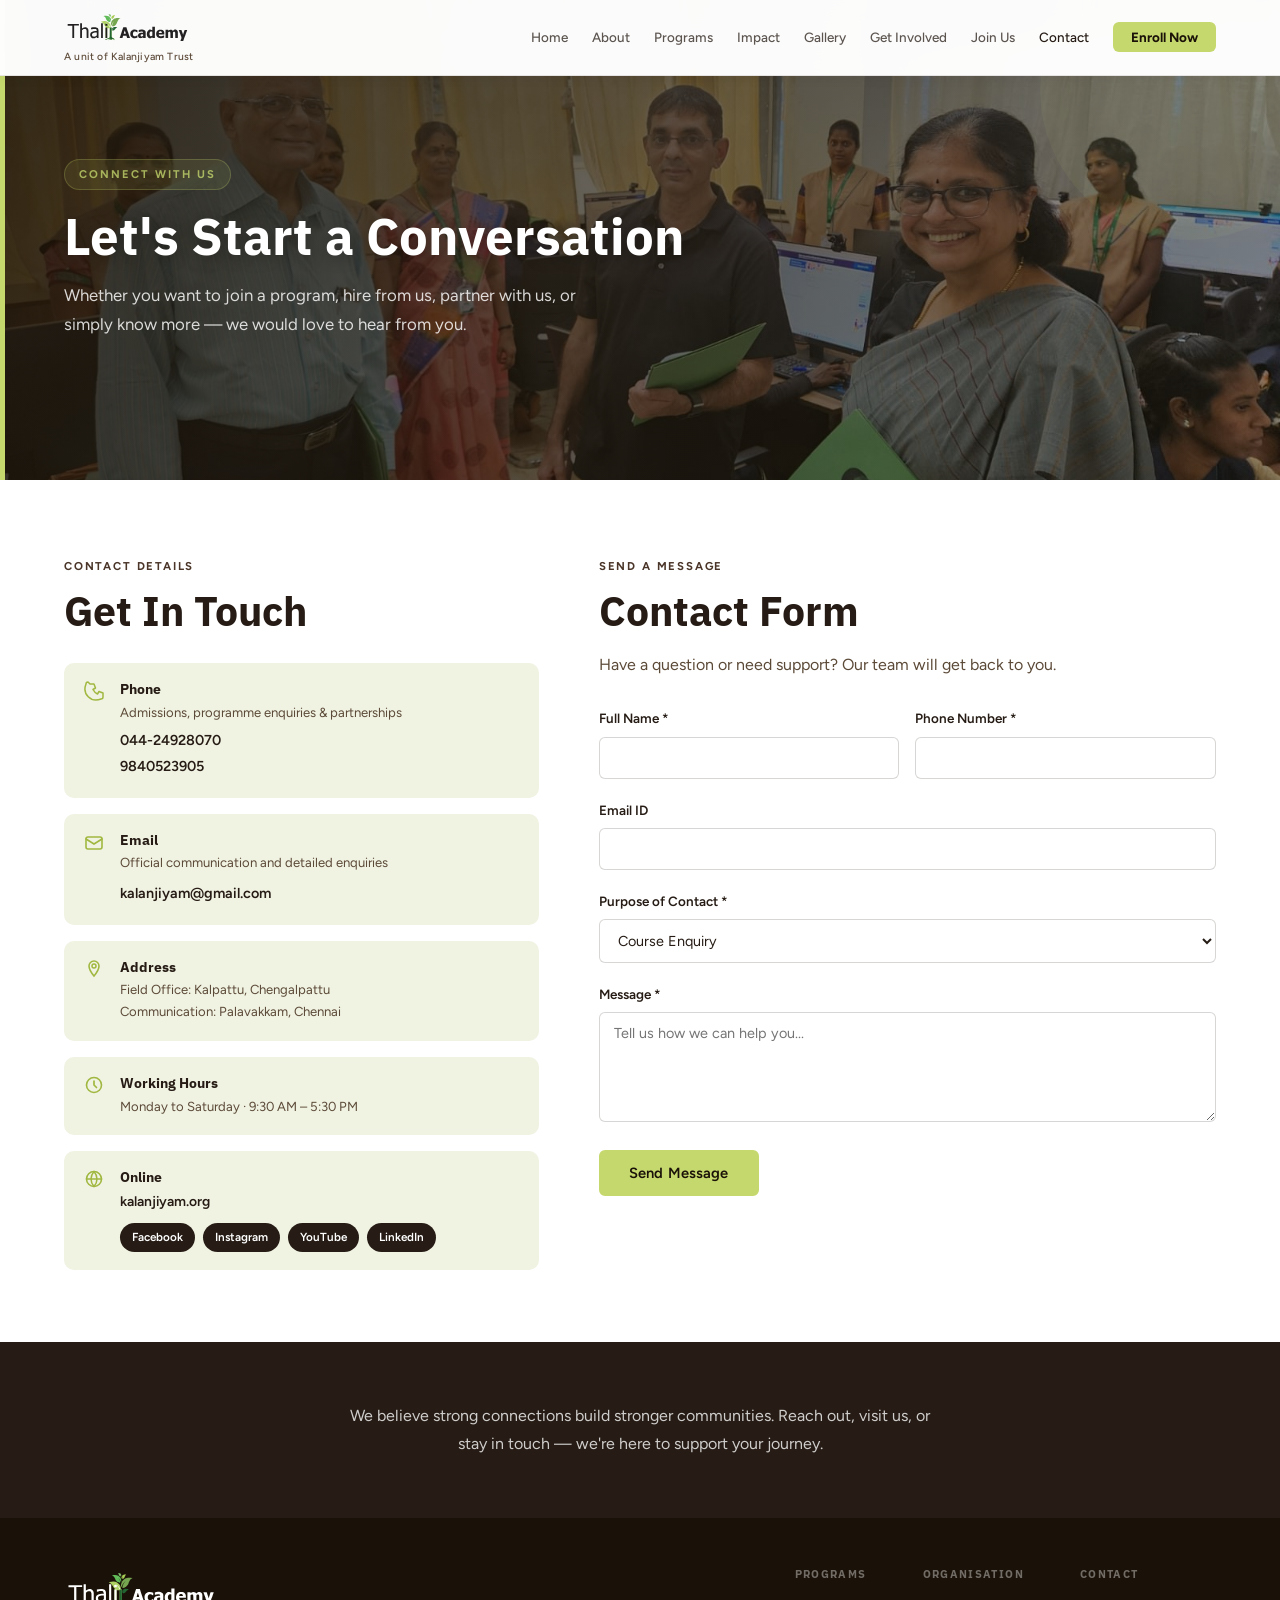
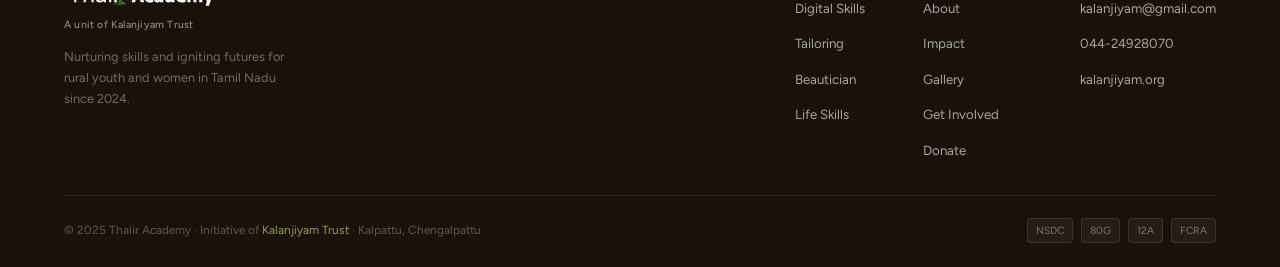
<file: pages/connect.html>
<!DOCTYPE html>
<html lang="en">
<head>
<meta charset="UTF-8">
<meta name="viewport" content="width=device-width, initial-scale=1.0">
<title>Connect With Us — Contact Thalir Academy | Thalir Academy</title>
<meta name="description" content="Contact Thalir Academy for program enquiries, partnerships, hiring, or support in Chengalpattu, Tamil Nadu.">
<meta name="keywords" content="Thalir Academy contact, phone number Chennai, address Chengalpattu, connect skill training NGO">
<link rel="preconnect" href="https://fonts.googleapis.com">
<link rel="stylesheet" href="../assets/css/style.css">
<style>

.page-hero{position:relative;min-height:480px;display:flex;align-items:center;padding:140px 5% 90px;overflow:hidden}
.page-hero-bg{position:absolute;inset:0;background-size:cover;background-position:center 40%}
.page-hero-bg::after{content:'';position:absolute;inset:0;background:linear-gradient(110deg,rgba(26,18,8,.88) 0%,rgba(26,18,8,.65) 50%,rgba(26,18,8,.42) 100%)}
.page-hero-bg::before{content:'';position:absolute;top:0;bottom:0;left:0;width:5px;background:#C5D86D;z-index:2}
.page-hero-content{position:relative;z-index:2;max-width:680px}
.page-hero-label{display:inline-block;font-size:.7rem;font-weight:700;letter-spacing:.18em;text-transform:uppercase;color:#C5D86D;background:rgba(197,216,109,.12);border:1px solid rgba(197,216,109,.3);padding:5px 14px;border-radius:100px;margin-bottom:18px}
.page-hero h1{font-family:'IBM Plex Sans',sans-serif;font-size:clamp(2.2rem,4vw,3.4rem);font-weight:700;color:#fff;line-height:1.12;margin-bottom:16px;text-shadow:0 2px 16px rgba(0,0,0,.3)}
.page-hero p{font-size:1.05rem;color:rgba(255,255,255,.82);max-width:560px;line-height:1.72;margin-bottom:32px}

</style>
</head>
<body>
<nav>
  <a href="../index.html" class="nav-logo">
        <img src="../assets/images/thalir-logo.svg" alt="Thalir Academy" class="nav-logo-img">
    <div class="nav-logo-text">
      <span class="nav-logo-sub">A unit of Kalanjiyam Trust</span>
    </div>
    </a>
  <ul class="nav-links">
    <li><a href="../index.html">Home</a></li>
    <li><a href="about.html">About</a></li>
    <li><a href="programs.html">Programs</a></li>
    <li><a href="impact.html">Impact</a></li>
    <li><a href="gallery.html">Gallery</a></li>
    <li><a href="get-involved.html">Get Involved</a></li>
    <li><a href="join.html">Join Us</a></li>
    <li><a href="connect.html" class="active">Contact</a></li>
    <li><a href="join.html#enroll" class="nav-cta">Enroll Now</a></li>
  </ul>
  <button class="nav-toggle" aria-label="Menu"><span></span><span></span><span></span></button>
</nav>

<div class="page-hero">
  <div class="page-hero-bg" style="background-image:url('[data-uri]')"></div>
  <div class="page-hero-content">
    <span class="page-hero-label">Connect With Us</span>
    <h1>Let's Start a
Conversation</h1>
    <p>Whether you want to join a program, hire from us, partner with us, or simply know more — we would love to hear from you.</p>
  </div>
</div>


<section style="background:white;padding:72px 5%">
  <div style="display:grid;grid-template-columns:1fr 1.3fr;gap:60px;align-items:start">
    <div class="reveal">
      <span class="label">Contact Details</span>
      <h2 class="section-title">Get In Touch</h2>
      <div style="display:flex;flex-direction:column;gap:16px;margin-top:28px">
        <div style="display:flex;align-items:flex-start;gap:16px;padding:18px 20px;background:#f0f2e2;border-radius:10px">
          <svg width="20" height="20" viewBox="0 0 20 20" fill="none"><path d="M6 3h4l1.5 4-2.5 1.5c1 2 2.5 3.5 4.5 4.5L15 10.5l4 1.5v4a2 2 0 01-2 2C7 22 -2 13 2 3a2 2 0 012-2z" stroke="#a0b840" stroke-width="1.5" stroke-linecap="round" stroke-linejoin="round"/></svg>
          <div><h4 style="font-size:.88rem;font-weight:700;margin-bottom:4px">Phone</h4><p style="font-size:.82rem;color:#5c4a38;margin-bottom:6px">Admissions, programme enquiries & partnerships</p><a href="tel:04424928070" style="font-size:.9rem;font-weight:600;color:#261C15;display:block">044-24928070</a><a href="tel:9840523905" style="font-size:.9rem;font-weight:600;color:#261C15">9840523905</a></div>
        </div>
        <div style="display:flex;align-items:flex-start;gap:16px;padding:18px 20px;background:#f0f2e2;border-radius:10px">
          <svg width="20" height="20" viewBox="0 0 20 20" fill="none"><rect x="2" y="5" width="16" height="12" rx="2" stroke="#a0b840" stroke-width="1.6"/><path d="M2 7l8 5 8-5" stroke="#a0b840" stroke-width="1.6" stroke-linecap="round"/></svg>
          <div><h4 style="font-size:.88rem;font-weight:700;margin-bottom:4px">Email</h4><p style="font-size:.82rem;color:#5c4a38;margin-bottom:6px">Official communication and detailed enquiries</p><a href="mailto:kalanjiyam@gmail.com" style="font-size:.9rem;font-weight:600;color:#261C15">kalanjiyam@gmail.com</a></div>
        </div>
        <div style="display:flex;align-items:flex-start;gap:16px;padding:18px 20px;background:#f0f2e2;border-radius:10px">
          <svg width="20" height="20" viewBox="0 0 20 20" fill="none"><path d="M10 2C7.239 2 5 4.239 5 7c0 4 5 10 5 10s5-6 5-10c0-2.761-2.239-5-5-5z" stroke="#a0b840" stroke-width="1.6"/><circle cx="10" cy="7" r="2" stroke="#a0b840" stroke-width="1.5"/></svg>
          <div><h4 style="font-size:.88rem;font-weight:700;margin-bottom:4px">Address</h4><p style="font-size:.82rem;color:#5c4a38">Field Office: Kalpattu, Chengalpattu</p><p style="font-size:.82rem;color:#5c4a38">Communication: Palavakkam, Chennai</p></div>
        </div>
        <div style="display:flex;align-items:flex-start;gap:16px;padding:18px 20px;background:#f0f2e2;border-radius:10px">
          <svg width="20" height="20" viewBox="0 0 20 20" fill="none"><circle cx="10" cy="10" r="7.5" stroke="#a0b840" stroke-width="1.6"/><path d="M10 6v4l2.5 2.5" stroke="#a0b840" stroke-width="1.7" stroke-linecap="round"/></svg>
          <div><h4 style="font-size:.88rem;font-weight:700;margin-bottom:4px">Working Hours</h4><p style="font-size:.82rem;color:#5c4a38">Monday to Saturday · 9:30 AM – 5:30 PM</p></div>
        </div>
        <div style="display:flex;align-items:flex-start;gap:16px;padding:18px 20px;background:#f0f2e2;border-radius:10px">
          <svg width="20" height="20" viewBox="0 0 20 20" fill="none"><circle cx="10" cy="10" r="7.5" stroke="#a0b840" stroke-width="1.6"/><path d="M2.5 10h15M10 2.5S7 6 7 10s3 7.5 3 7.5M10 2.5S13 6 13 10s-3 7.5-3 7.5" stroke="#a0b840" stroke-width="1.5" stroke-linecap="round"/></svg>
          <div><h4 style="font-size:.88rem;font-weight:700;margin-bottom:4px">Online</h4>
            <a href="http://www.kalanjiyam.org" target="_blank" style="font-size:.87rem;font-weight:600;color:#261C15;display:block">kalanjiyam.org</a>
            <div style="display:flex;gap:8px;margin-top:10px;flex-wrap:wrap">
              <span style="padding:5px 12px;background:#261C15;color:white;border-radius:100px;font-size:.73rem;font-weight:600">Facebook</span>
              <span style="padding:5px 12px;background:#261C15;color:white;border-radius:100px;font-size:.73rem;font-weight:600">Instagram</span>
              <span style="padding:5px 12px;background:#261C15;color:white;border-radius:100px;font-size:.73rem;font-weight:600">YouTube</span>
              <span style="padding:5px 12px;background:#261C15;color:white;border-radius:100px;font-size:.73rem;font-weight:600">LinkedIn</span>
            </div>
          </div>
        </div>
      </div>
    </div>
    <div class="reveal">
      <span class="label">Send a Message</span>
      <h2 class="section-title">Contact Form</h2>
      <p class="section-desc" style="margin-bottom:28px">Have a question or need support? Our team will get back to you.</p>
      <form data-form="contact">
        <div class="form-row"><div class="form-group"><label>Full Name *</label><input type="text"></div><div class="form-group"><label>Phone Number *</label><input type="tel"></div></div>
        <div class="form-group"><label>Email ID</label><input type="email"></div>
        <div class="form-group"><label>Purpose of Contact *</label><select><option>Course Enquiry</option><option>Careers / Jobs</option><option>Partnership</option><option>Hire from Thalir</option><option>General Enquiry</option></select></div>
        <div class="form-group"><label>Message *</label><textarea placeholder="Tell us how we can help you..."></textarea></div>
        <button type="submit" class="btn btn-primary">Send Message</button>
      </form>
      <div class="form-success" id="contact-success"><h4>Message Sent!</h4><p>Thank you for reaching out. Our team will contact you shortly.</p></div>
    </div>
  </div>
</section>
<section style="background:#261C15;text-align:center;padding:60px 5%">
  <p style="font-size:1rem;color:rgba(255,255,255,.78);max-width:580px;margin:0 auto;line-height:1.75">We believe strong connections build stronger communities. Reach out, visit us, or stay in touch — we're here to support your journey.</p>
</section>


<footer>
  <div class="footer-top">
    <div>
      <div style="margin-bottom:12px"><img src="../assets/images/thalir-logo-white.svg" alt="Thalir Academy" class="footer-logo-img">
        <div style="font-size:.65rem;color:rgba(255,255,255,.5);font-weight:500;letter-spacing:.02em;margin-top:4px">A unit of Kalanjiyam Trust</div></div>
      <p class="footer-tagline">Nurturing skills and igniting futures for rural youth and women in Tamil Nadu since 2024.</p>
    </div>
    <div class="footer-links">
      <div class="footer-col"><h4>Programs</h4><ul>
        <li><a href="programs.html">Digital Skills</a></li>
        <li><a href="programs.html">Tailoring</a></li>
        <li><a href="programs.html">Beautician</a></li>
        <li><a href="programs.html">Life Skills</a></li>
      </ul></div>
      <div class="footer-col"><h4>Organisation</h4><ul>
        <li><a href="about.html">About</a></li>
        <li><a href="impact.html">Impact</a></li>
        <li><a href="gallery.html">Gallery</a></li>
        <li><a href="get-involved.html">Get Involved</a></li>
        <li><a href="donate.html">Donate</a></li>
      </ul></div>
      <div class="footer-col"><h4>Contact</h4><ul>
        <li><a href="mailto:kalanjiyam@gmail.com">kalanjiyam@gmail.com</a></li>
        <li><a href="tel:04424928070">044-24928070</a></li>
        <li><a href="http://www.kalanjiyam.org" target="_blank">kalanjiyam.org</a></li>
      </ul></div>
    </div>
  </div>
  <div class="footer-bottom">
    <p>© 2025 Thalir Academy · Initiative of <a href="http://www.kalanjiyam.org">Kalanjiyam Trust</a> · Kalpattu, Chengalpattu</p>
    <div class="reg-badges"><span class="reg-badge">NSDC</span><span class="reg-badge">80G</span><span class="reg-badge">12A</span><span class="reg-badge">FCRA</span></div>
  </div>
</footer>
<script src="../assets/js/main.js"></script>
</body>
</html>
</file>
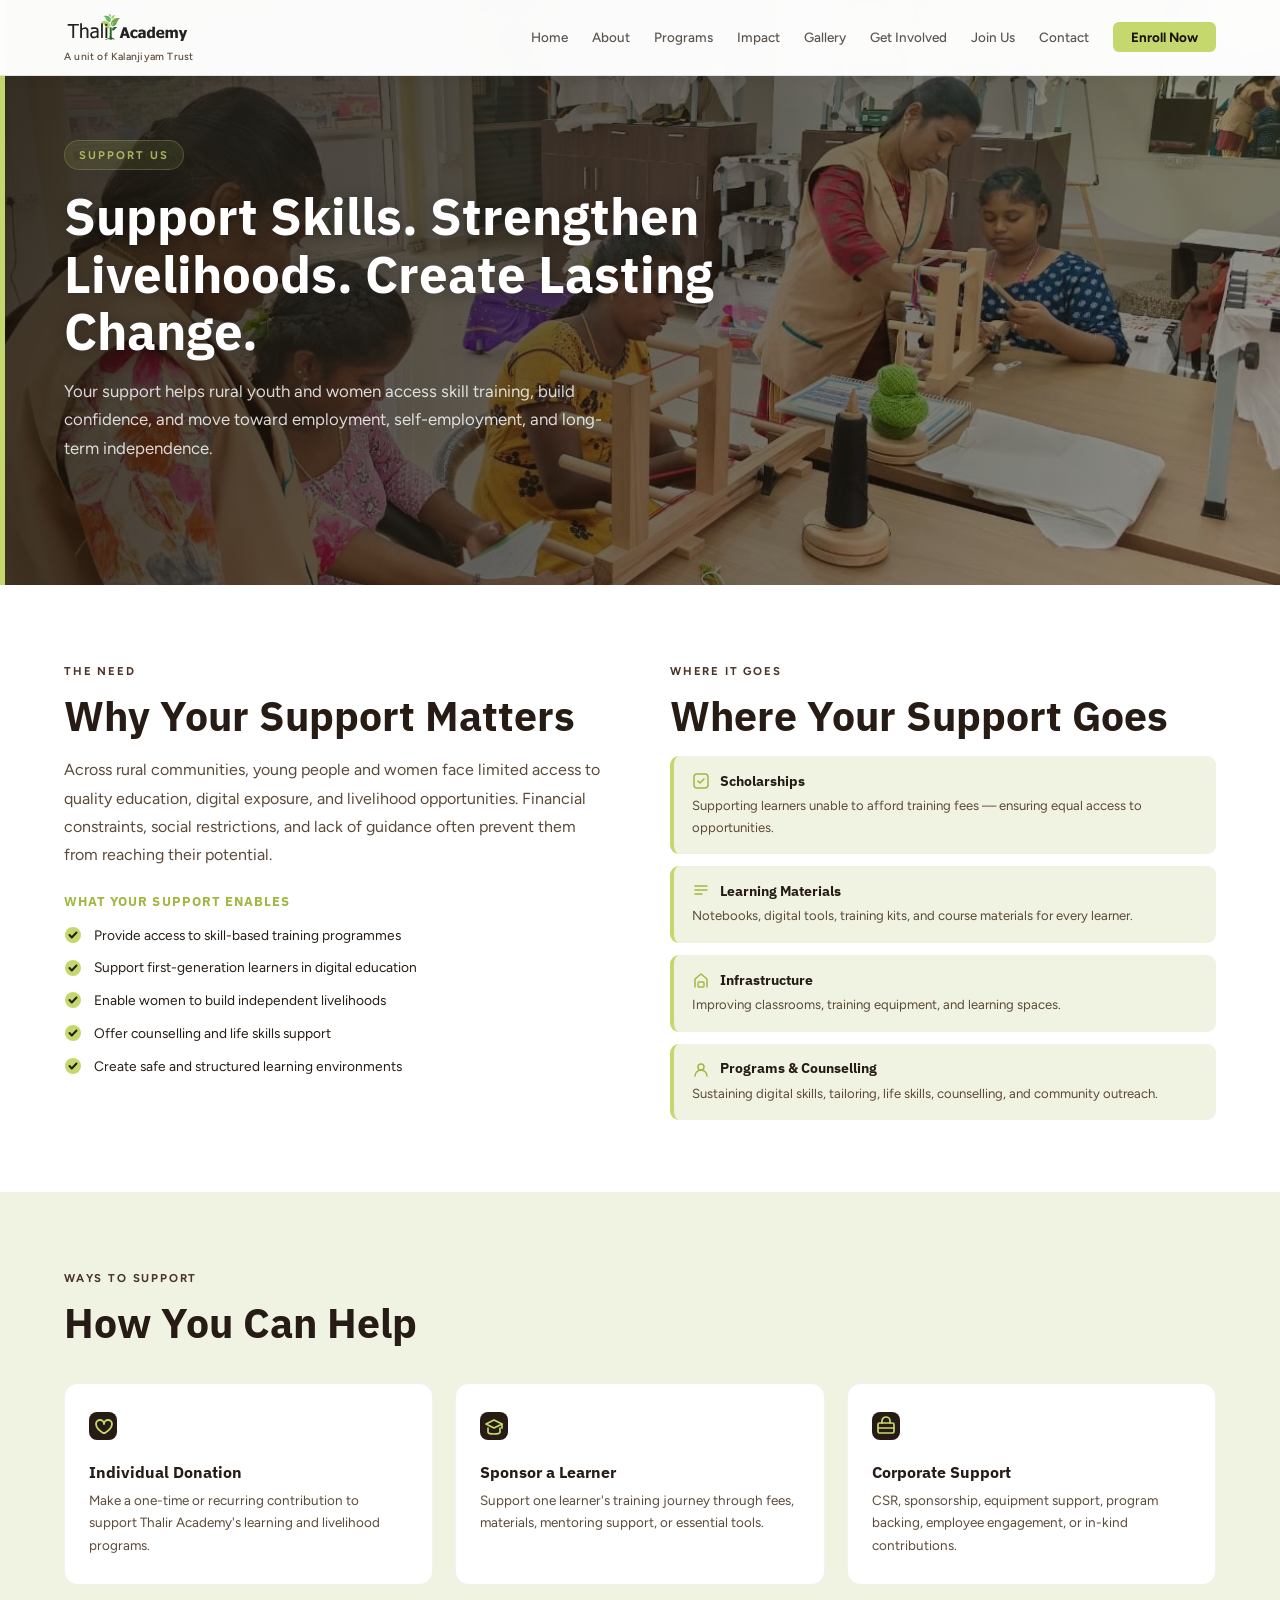
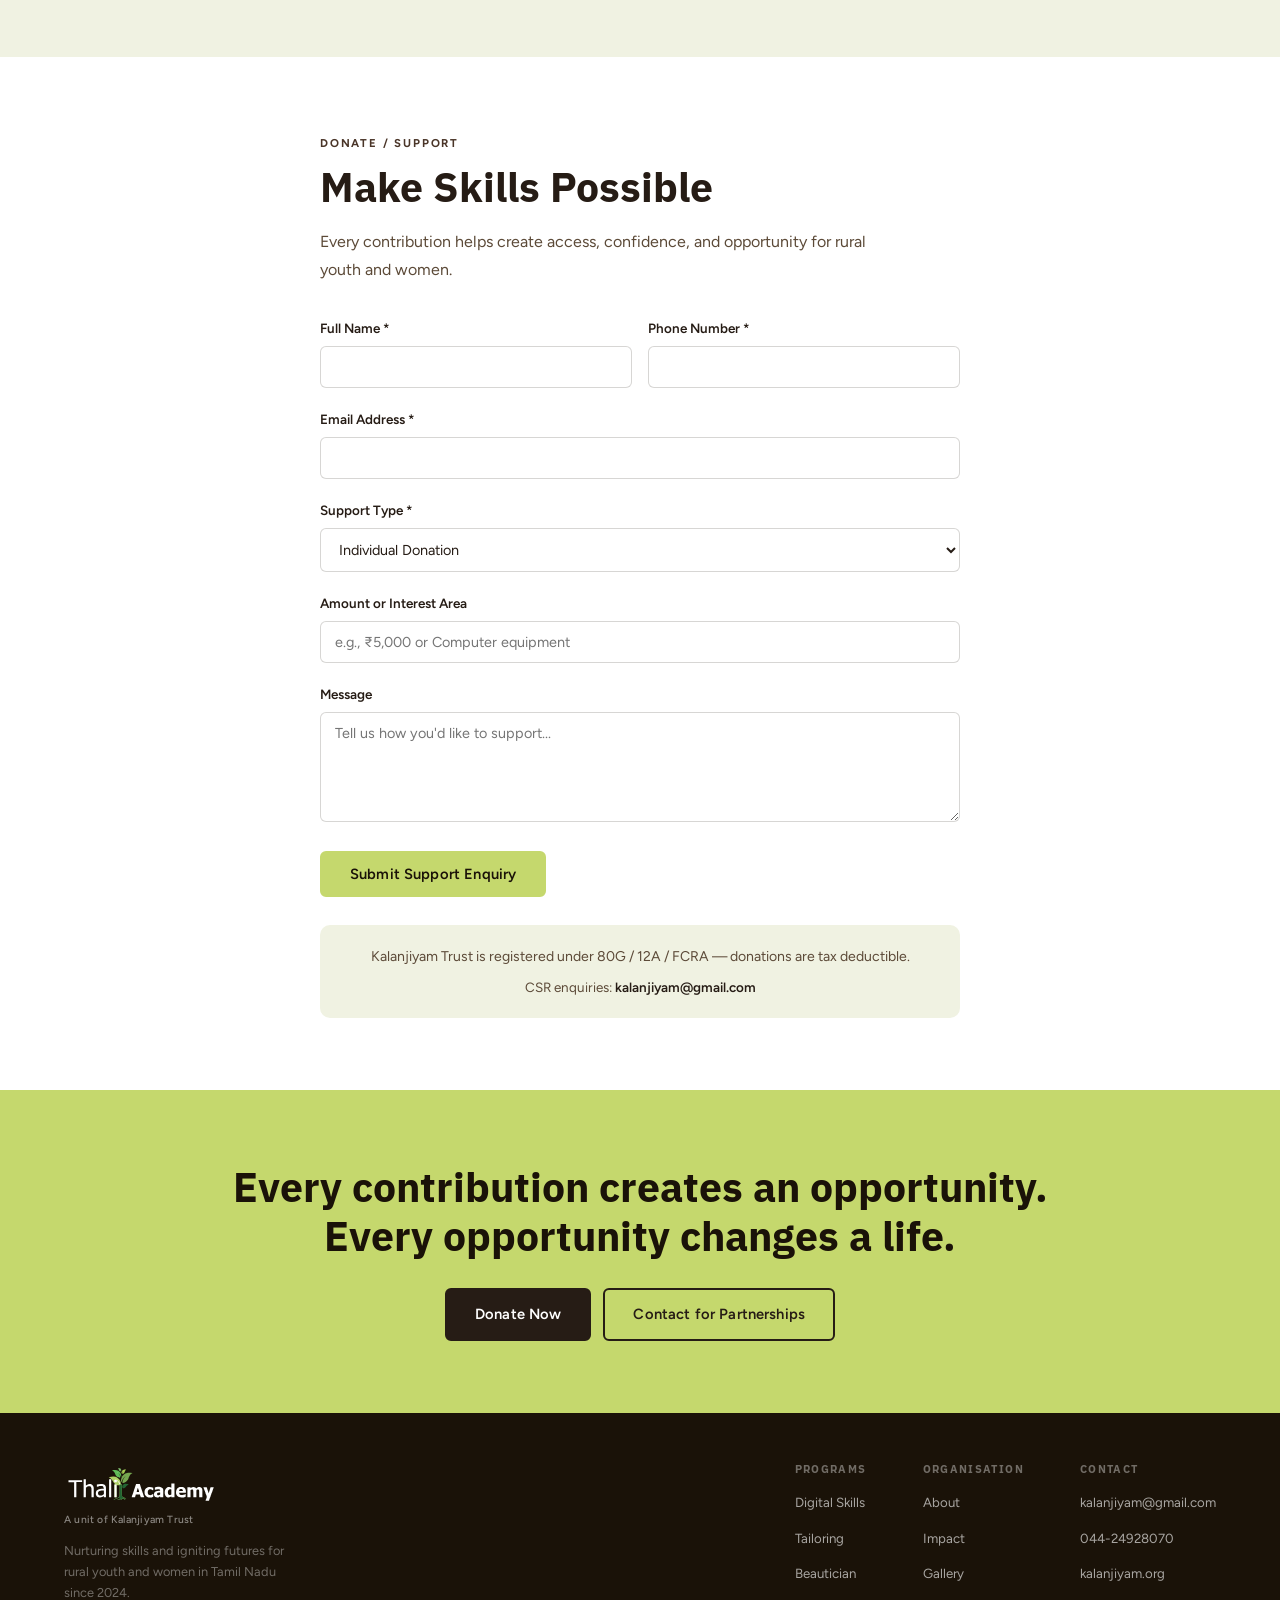
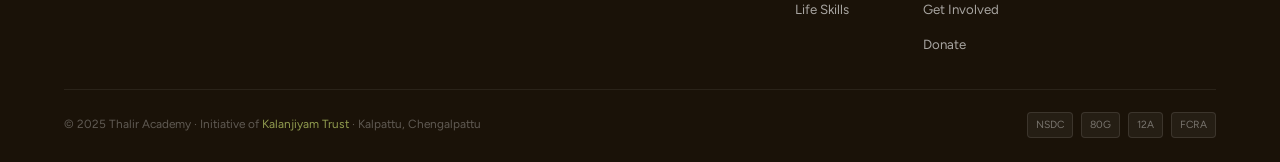
<file: pages/donate.html>
<!DOCTYPE html>
<html lang="en">
<head>
<meta charset="UTF-8">
<meta name="viewport" content="width=device-width, initial-scale=1.0">
<title>Donate & Support — Help Build Livelihoods | Thalir Academy</title>
<meta name="description" content="Support Thalir Academy — help rural youth and women access skill training, build confidence, and create sustainable livelihoods.">
<meta name="keywords" content="donate education NGO India, sponsor rural learner India, CSR skill development Tamil Nadu, support women empowerment">
<link rel="preconnect" href="https://fonts.googleapis.com">
<link rel="stylesheet" href="../assets/css/style.css">
<style>

.page-hero{position:relative;min-height:480px;display:flex;align-items:center;padding:140px 5% 90px;overflow:hidden}
.page-hero-bg{position:absolute;inset:0;background-size:cover;background-position:center 40%}
.page-hero-bg::after{content:'';position:absolute;inset:0;background:linear-gradient(110deg,rgba(26,18,8,.88) 0%,rgba(26,18,8,.65) 50%,rgba(26,18,8,.42) 100%)}
.page-hero-bg::before{content:'';position:absolute;top:0;bottom:0;left:0;width:5px;background:#C5D86D;z-index:2}
.page-hero-content{position:relative;z-index:2;max-width:680px}
.page-hero-label{display:inline-block;font-size:.7rem;font-weight:700;letter-spacing:.18em;text-transform:uppercase;color:#C5D86D;background:rgba(197,216,109,.12);border:1px solid rgba(197,216,109,.3);padding:5px 14px;border-radius:100px;margin-bottom:18px}
.page-hero h1{font-family:'IBM Plex Sans',sans-serif;font-size:clamp(2.2rem,4vw,3.4rem);font-weight:700;color:#fff;line-height:1.12;margin-bottom:16px;text-shadow:0 2px 16px rgba(0,0,0,.3)}
.page-hero p{font-size:1.05rem;color:rgba(255,255,255,.82);max-width:560px;line-height:1.72;margin-bottom:32px}

</style>
</head>
<body>
<nav>
  <a href="../index.html" class="nav-logo">
        <img src="../assets/images/thalir-logo.svg" alt="Thalir Academy" class="nav-logo-img">
    <div class="nav-logo-text">
      <span class="nav-logo-sub">A unit of Kalanjiyam Trust</span>
    </div>
    </a>
  <ul class="nav-links">
    <li><a href="../index.html">Home</a></li>
    <li><a href="about.html">About</a></li>
    <li><a href="programs.html">Programs</a></li>
    <li><a href="impact.html">Impact</a></li>
    <li><a href="gallery.html">Gallery</a></li>
    <li><a href="get-involved.html">Get Involved</a></li>
    <li><a href="join.html">Join Us</a></li>
    <li><a href="connect.html">Contact</a></li>
    <li><a href="join.html#enroll" class="nav-cta">Enroll Now</a></li>
  </ul>
  <button class="nav-toggle" aria-label="Menu"><span></span><span></span><span></span></button>
</nav>

<div class="page-hero">
  <div class="page-hero-bg" style="background-image:url('[data-uri]')"></div>
  <div class="page-hero-content">
    <span class="page-hero-label">Support Us</span>
    <h1>Support Skills.
Strengthen Livelihoods.
Create Lasting Change.</h1>
    <p>Your support helps rural youth and women access skill training, build confidence, and move toward employment, self-employment, and long-term independence.</p>
  </div>
</div>


<section style="background:white;padding:72px 5%">
  <div style="display:grid;grid-template-columns:1fr 1fr;gap:60px;align-items:start">
    <div class="reveal">
      <span class="label">The Need</span>
      <h2 class="section-title">Why Your Support Matters</h2>
      <p class="section-desc" style="max-width:100%;margin-bottom:24px">Across rural communities, young people and women face limited access to quality education, digital exposure, and livelihood opportunities. Financial constraints, social restrictions, and lack of guidance often prevent them from reaching their potential.</p>
      <h4 style="font-size:.82rem;font-weight:700;text-transform:uppercase;letter-spacing:.08em;color:#a0b840;margin-bottom:14px">What Your Support Enables</h4>
      <div style="display:flex;flex-direction:column;gap:10px">
        <div style="display:flex;align-items:center;gap:12px;font-size:.86rem"><svg width="18" height="18" viewBox="0 0 18 18" fill="none"><circle cx="9" cy="9" r="8" fill="#C5D86D"/><path d="M5.5 9L7.8 11.5L12.5 6.5" stroke="#261C15" stroke-width="2" stroke-linecap="round" stroke-linejoin="round"/></svg>Provide access to skill-based training programmes</div>
        <div style="display:flex;align-items:center;gap:12px;font-size:.86rem"><svg width="18" height="18" viewBox="0 0 18 18" fill="none"><circle cx="9" cy="9" r="8" fill="#C5D86D"/><path d="M5.5 9L7.8 11.5L12.5 6.5" stroke="#261C15" stroke-width="2" stroke-linecap="round" stroke-linejoin="round"/></svg>Support first-generation learners in digital education</div>
        <div style="display:flex;align-items:center;gap:12px;font-size:.86rem"><svg width="18" height="18" viewBox="0 0 18 18" fill="none"><circle cx="9" cy="9" r="8" fill="#C5D86D"/><path d="M5.5 9L7.8 11.5L12.5 6.5" stroke="#261C15" stroke-width="2" stroke-linecap="round" stroke-linejoin="round"/></svg>Enable women to build independent livelihoods</div>
        <div style="display:flex;align-items:center;gap:12px;font-size:.86rem"><svg width="18" height="18" viewBox="0 0 18 18" fill="none"><circle cx="9" cy="9" r="8" fill="#C5D86D"/><path d="M5.5 9L7.8 11.5L12.5 6.5" stroke="#261C15" stroke-width="2" stroke-linecap="round" stroke-linejoin="round"/></svg>Offer counselling and life skills support</div>
        <div style="display:flex;align-items:center;gap:12px;font-size:.86rem"><svg width="18" height="18" viewBox="0 0 18 18" fill="none"><circle cx="9" cy="9" r="8" fill="#C5D86D"/><path d="M5.5 9L7.8 11.5L12.5 6.5" stroke="#261C15" stroke-width="2" stroke-linecap="round" stroke-linejoin="round"/></svg>Create safe and structured learning environments</div>
      </div>
    </div>
    <div class="reveal">
      <span class="label">Where It Goes</span>
      <h2 class="section-title">Where Your Support Goes</h2>
      <div style="display:flex;flex-direction:column;gap:12px;margin-top:8px">
        <div style="padding:16px 18px;background:#f0f2e2;border-radius:9px;border-left:4px solid #C5D86D">
          <div style="display:flex;align-items:center;gap:10px;margin-bottom:5px">
            <svg width="18" height="18" viewBox="0 0 18 18" fill="none"><rect x="2" y="2" width="14" height="14" rx="3" stroke="#a0b840" stroke-width="1.5"/><path d="M6 9l2 2 4-4" stroke="#a0b840" stroke-width="1.6" stroke-linecap="round" stroke-linejoin="round"/></svg>
            <h4 style="font-size:.88rem;font-weight:700;margin:0">Scholarships</h4>
          </div>
          <p style="font-size:.82rem;color:#5c4a38">Supporting learners unable to afford training fees — ensuring equal access to opportunities.</p>
        </div>
        <div style="padding:16px 18px;background:#f0f2e2;border-radius:9px;border-left:4px solid #C5D86D">
          <div style="display:flex;align-items:center;gap:10px;margin-bottom:5px">
            <svg width="18" height="18" viewBox="0 0 18 18" fill="none"><path d="M3 4h12M3 8h12M3 12h7" stroke="#a0b840" stroke-width="1.5" stroke-linecap="round"/></svg>
            <h4 style="font-size:.88rem;font-weight:700;margin:0">Learning Materials</h4>
          </div>
          <p style="font-size:.82rem;color:#5c4a38">Notebooks, digital tools, training kits, and course materials for every learner.</p>
        </div>
        <div style="padding:16px 18px;background:#f0f2e2;border-radius:9px;border-left:4px solid #C5D86D">
          <div style="display:flex;align-items:center;gap:10px;margin-bottom:5px">
            <svg width="18" height="18" viewBox="0 0 18 18" fill="none"><path d="M3 16V8l6-5 6 5v8" stroke="#a0b840" stroke-width="1.5" stroke-linecap="round" stroke-linejoin="round"/><rect x="6" y="11" width="6" height="5" rx="1" stroke="#a0b840" stroke-width="1.4"/></svg>
            <h4 style="font-size:.88rem;font-weight:700;margin:0">Infrastructure</h4>
          </div>
          <p style="font-size:.82rem;color:#5c4a38">Improving classrooms, training equipment, and learning spaces.</p>
        </div>
        <div style="padding:16px 18px;background:#f0f2e2;border-radius:9px;border-left:4px solid #C5D86D">
          <div style="display:flex;align-items:center;gap:10px;margin-bottom:5px">
            <svg width="18" height="18" viewBox="0 0 18 18" fill="none"><circle cx="9" cy="7" r="3" stroke="#a0b840" stroke-width="1.5"/><path d="M3 16c0-3.314 2.686-6 6-6s6 2.686 6 6" stroke="#a0b840" stroke-width="1.5" stroke-linecap="round"/></svg>
            <h4 style="font-size:.88rem;font-weight:700;margin:0">Programs & Counselling</h4>
          </div>
          <p style="font-size:.82rem;color:#5c4a38">Sustaining digital skills, tailoring, life skills, counselling, and community outreach.</p>
        </div>
      </div>
    </div>
  </div>
</section>

<!-- WAYS TO SUPPORT -->
<section style="background:#f0f2e2;padding:72px 5%">
  <span class="label">Ways to Support</span>
  <h2 class="section-title" style="margin-bottom:36px">How You Can Help</h2>
  <div class="grid-auto reveal">
    <div class="card card-line">
      <div style="margin-bottom:14px"><svg width="28" height="28" viewBox="0 0 28 28" fill="none"><rect width="28" height="28" rx="8" fill="#261C15"/><path d="M14 21s-7-4.5-7-9a4 4 0 018 0 4 4 0 018 0c0 4.5-7 9-7 9z" stroke="#C5D86D" stroke-width="1.8" stroke-linejoin="round"/></svg></div>
      <h4 style="font-family:'IBM Plex Sans',sans-serif;font-size:.97rem;font-weight:700;margin-bottom:8px">Individual Donation</h4>
      <p style="font-size:.84rem;color:#5c4a38;line-height:1.65">Make a one-time or recurring contribution to support Thalir Academy's learning and livelihood programs.</p>
    </div>
    <div class="card card-line">
      <div style="margin-bottom:14px"><svg width="28" height="28" viewBox="0 0 28 28" fill="none"><rect width="28" height="28" rx="8" fill="#261C15"/><path d="M14 8l8 4-8 4-8-4 8-4z" stroke="#C5D86D" stroke-width="1.7" stroke-linejoin="round"/><path d="M8 16v4c0 1.1 2.686 2 6 2s6-.9 6-2v-4" stroke="#C5D86D" stroke-width="1.7" stroke-linecap="round"/><path d="M22 12v4" stroke="#C5D86D" stroke-width="1.7" stroke-linecap="round"/></svg></div>
      <h4 style="font-family:'IBM Plex Sans',sans-serif;font-size:.97rem;font-weight:700;margin-bottom:8px">Sponsor a Learner</h4>
      <p style="font-size:.84rem;color:#5c4a38;line-height:1.65">Support one learner's training journey through fees, materials, mentoring support, or essential tools.</p>
    </div>
    <div class="card card-line">
      <div style="margin-bottom:14px"><svg width="28" height="28" viewBox="0 0 28 28" fill="none"><rect width="28" height="28" rx="8" fill="#261C15"/><rect x="6" y="11" width="16" height="10" rx="1.5" stroke="#C5D86D" stroke-width="1.7"/><path d="M10 11V9a4 4 0 018 0v2" stroke="#C5D86D" stroke-width="1.7" stroke-linecap="round"/><path d="M6 16h16" stroke="#C5D86D" stroke-width="1.6" stroke-linecap="round"/></svg></div>
      <h4 style="font-family:'IBM Plex Sans',sans-serif;font-size:.97rem;font-weight:700;margin-bottom:8px">Corporate Support</h4>
      <p style="font-size:.84rem;color:#5c4a38;line-height:1.65">CSR, sponsorship, equipment support, program backing, employee engagement, or in-kind contributions.</p>
    </div>
  </div>
</section>

<!-- DONATION FORM -->
<section style="background:white;padding:72px 5%">
  <div style="max-width:640px;margin:0 auto">
    <span class="label">Donate / Support</span>
    <h2 class="section-title">Make Skills Possible</h2>
    <p class="section-desc" style="margin-bottom:32px">Every contribution helps create access, confidence, and opportunity for rural youth and women.</p>
    <form data-form="donate">
      <div class="form-row"><div class="form-group"><label>Full Name *</label><input type="text"></div><div class="form-group"><label>Phone Number *</label><input type="tel"></div></div>
      <div class="form-group"><label>Email Address *</label><input type="email"></div>
      <div class="form-group"><label>Support Type *</label><select><option>Individual Donation</option><option>Sponsor a Learner</option><option>Corporate Support</option><option>In-Kind Support</option></select></div>
      <div class="form-group"><label>Amount or Interest Area</label><input type="text" placeholder="e.g., ₹5,000 or Computer equipment"></div>
      <div class="form-group"><label>Message</label><textarea placeholder="Tell us how you'd like to support..."></textarea></div>
      <button type="submit" class="btn btn-primary">Submit Support Enquiry</button>
    </form>
    <div class="form-success" id="donate-success"><h4>Thank You!</h4><p>Our team will be in touch to discuss how we can work together to create opportunity.</p></div>
    <div style="background:#f0f2e2;border-radius:10px;padding:20px;margin-top:28px;text-align:center">
      <p style="font-size:.88rem;color:#5c4a38;margin-bottom:8px">Kalanjiyam Trust is registered under 80G / 12A / FCRA — donations are tax deductible.</p>
      <p style="font-size:.84rem;color:#5c4a38">CSR enquiries: <a href="mailto:kalanjiyam@gmail.com" style="color:#261C15;font-weight:600">kalanjiyam@gmail.com</a></p>
    </div>
  </div>
</section>

<section style="background:#C5D86D;text-align:center;padding:72px 5%">
  <h2 class="section-title" style="color:#1a1208;margin-bottom:14px">Every contribution creates an opportunity.<br>Every opportunity changes a life.</h2>
  <div class="btns" style="justify-content:center;margin-top:28px">
    <a href="#donate-form" class="btn btn-dark">Donate Now</a>
    <a href="get-involved.html#partner" class="btn btn-outline-dark">Contact for Partnerships</a>
  </div>
</section>


<footer>
  <div class="footer-top">
    <div>
      <div style="margin-bottom:12px"><img src="../assets/images/thalir-logo-white.svg" alt="Thalir Academy" class="footer-logo-img">
        <div style="font-size:.65rem;color:rgba(255,255,255,.5);font-weight:500;letter-spacing:.02em;margin-top:4px">A unit of Kalanjiyam Trust</div></div>
      <p class="footer-tagline">Nurturing skills and igniting futures for rural youth and women in Tamil Nadu since 2024.</p>
    </div>
    <div class="footer-links">
      <div class="footer-col"><h4>Programs</h4><ul>
        <li><a href="programs.html">Digital Skills</a></li>
        <li><a href="programs.html">Tailoring</a></li>
        <li><a href="programs.html">Beautician</a></li>
        <li><a href="programs.html">Life Skills</a></li>
      </ul></div>
      <div class="footer-col"><h4>Organisation</h4><ul>
        <li><a href="about.html">About</a></li>
        <li><a href="impact.html">Impact</a></li>
        <li><a href="gallery.html">Gallery</a></li>
        <li><a href="get-involved.html">Get Involved</a></li>
        <li><a href="donate.html">Donate</a></li>
      </ul></div>
      <div class="footer-col"><h4>Contact</h4><ul>
        <li><a href="mailto:kalanjiyam@gmail.com">kalanjiyam@gmail.com</a></li>
        <li><a href="tel:04424928070">044-24928070</a></li>
        <li><a href="http://www.kalanjiyam.org" target="_blank">kalanjiyam.org</a></li>
      </ul></div>
    </div>
  </div>
  <div class="footer-bottom">
    <p>© 2025 Thalir Academy · Initiative of <a href="http://www.kalanjiyam.org">Kalanjiyam Trust</a> · Kalpattu, Chengalpattu</p>
    <div class="reg-badges"><span class="reg-badge">NSDC</span><span class="reg-badge">80G</span><span class="reg-badge">12A</span><span class="reg-badge">FCRA</span></div>
  </div>
</footer>
<script src="../assets/js/main.js"></script>
</body>
</html>
</file>
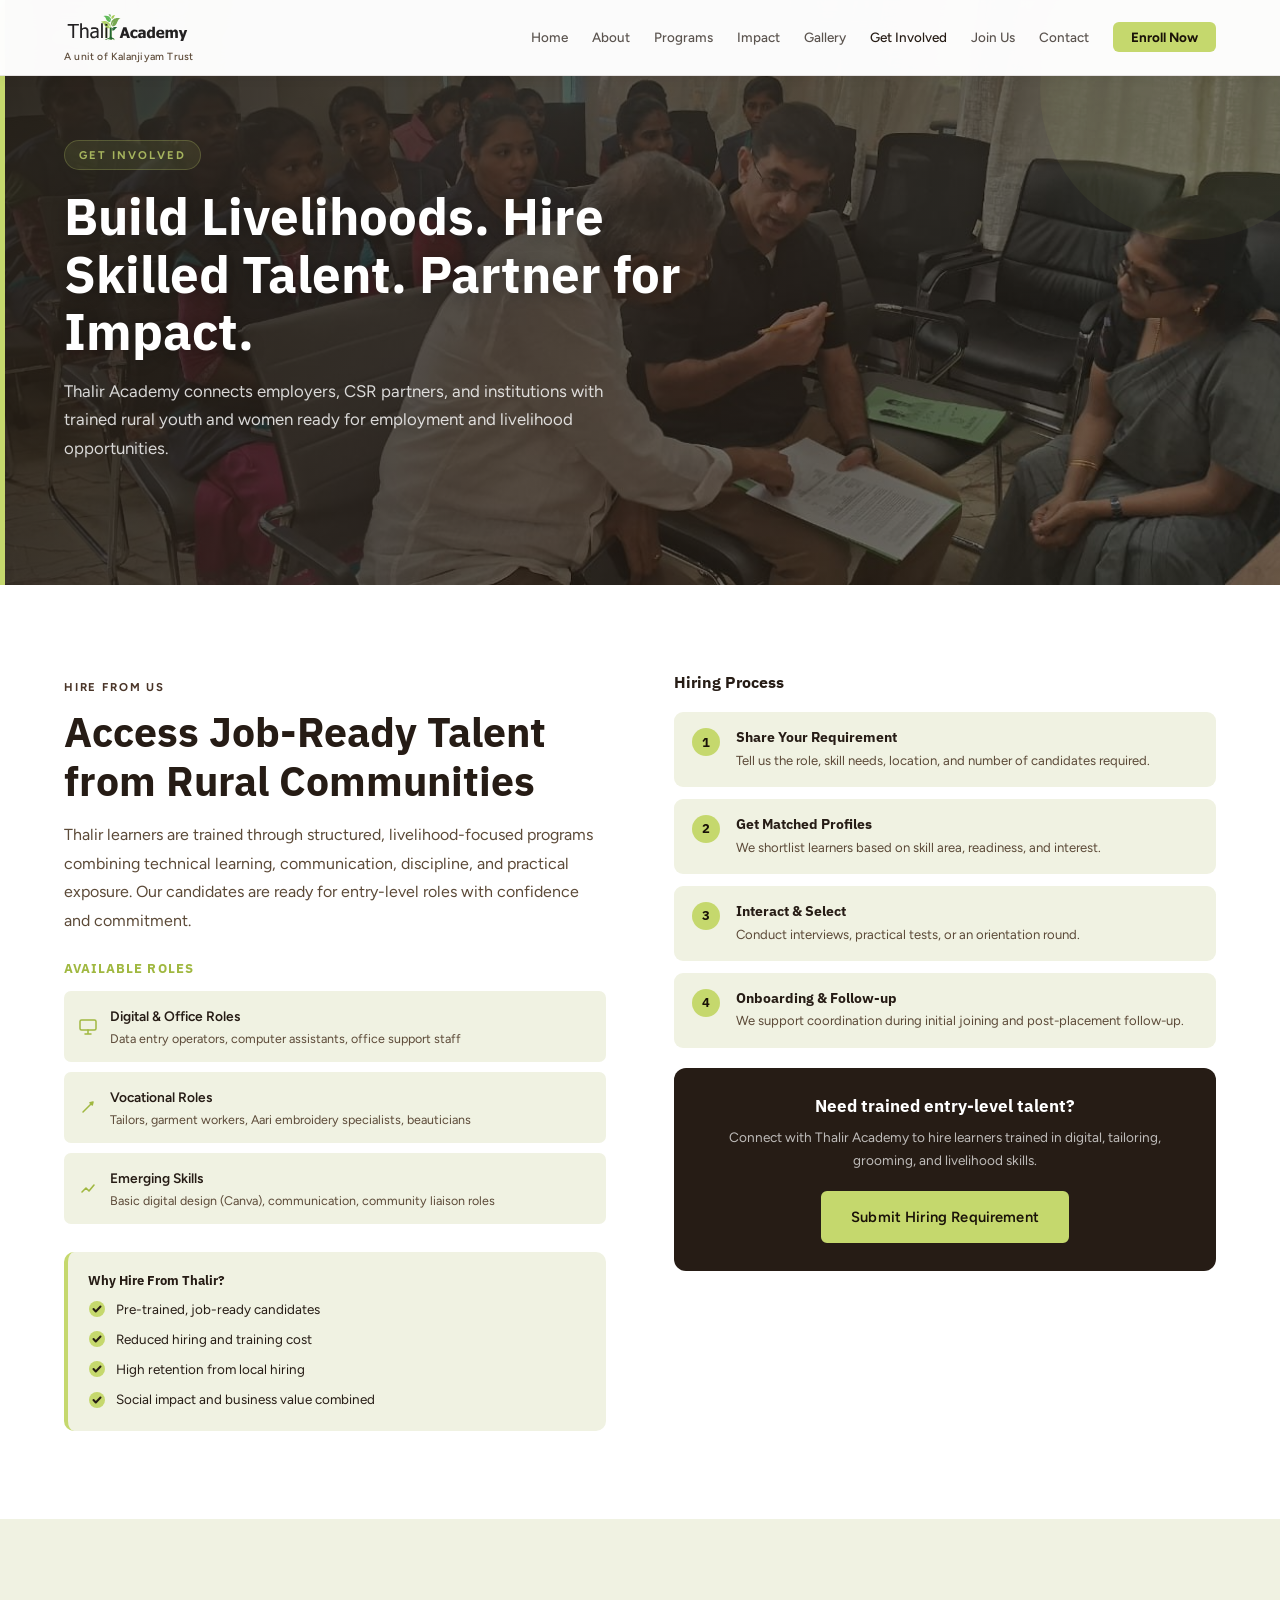
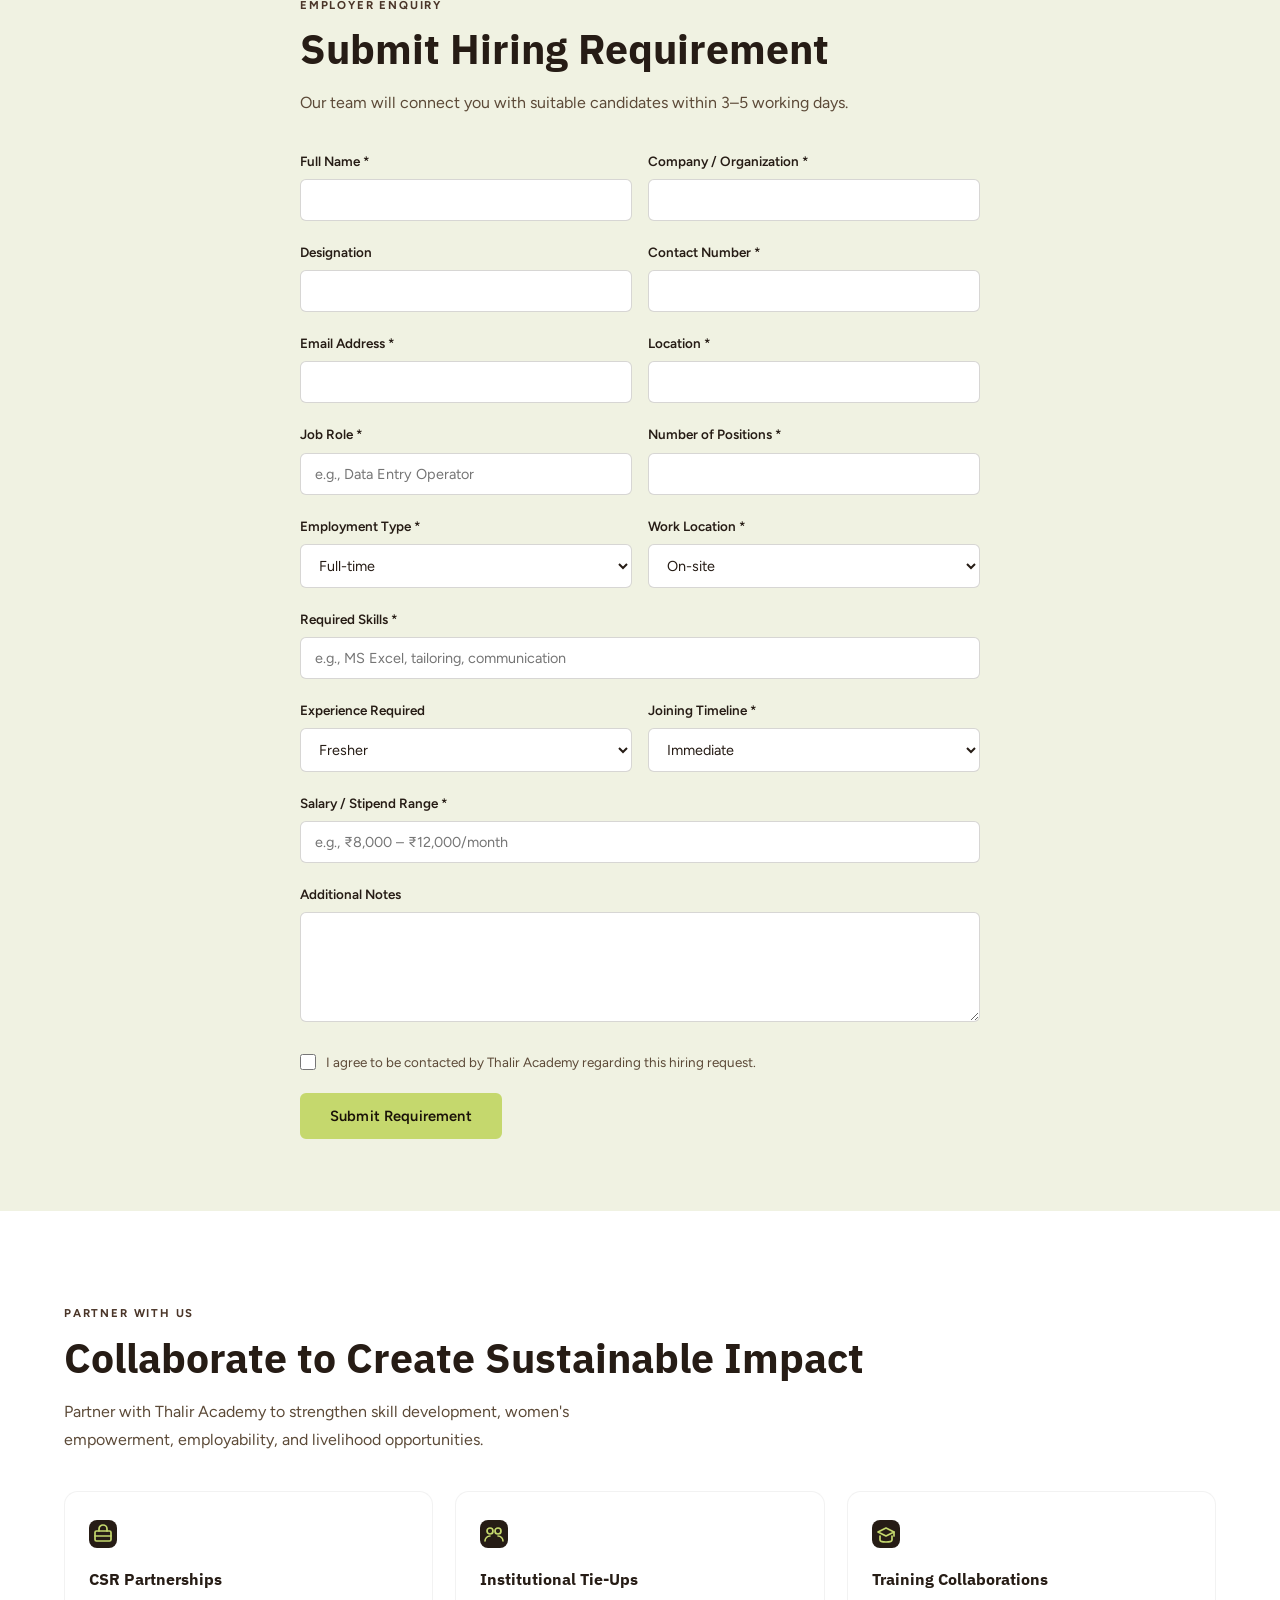
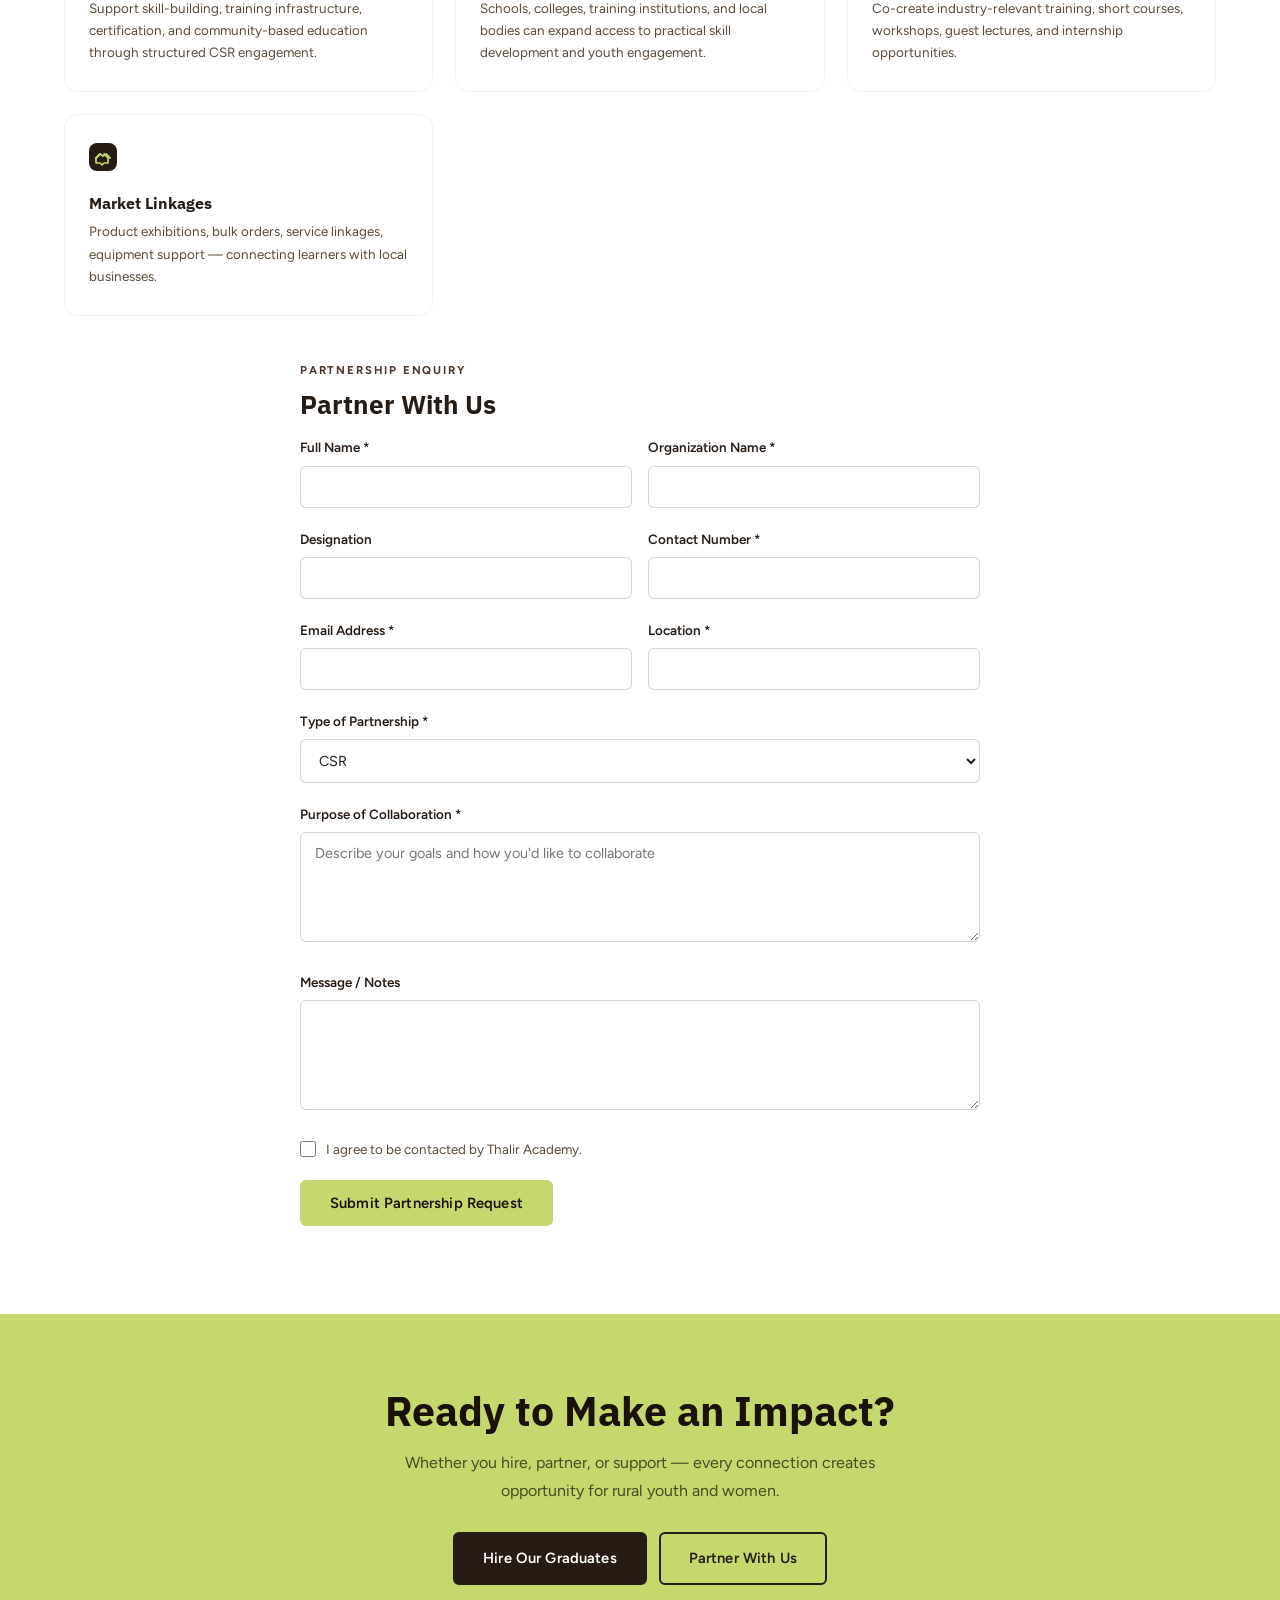
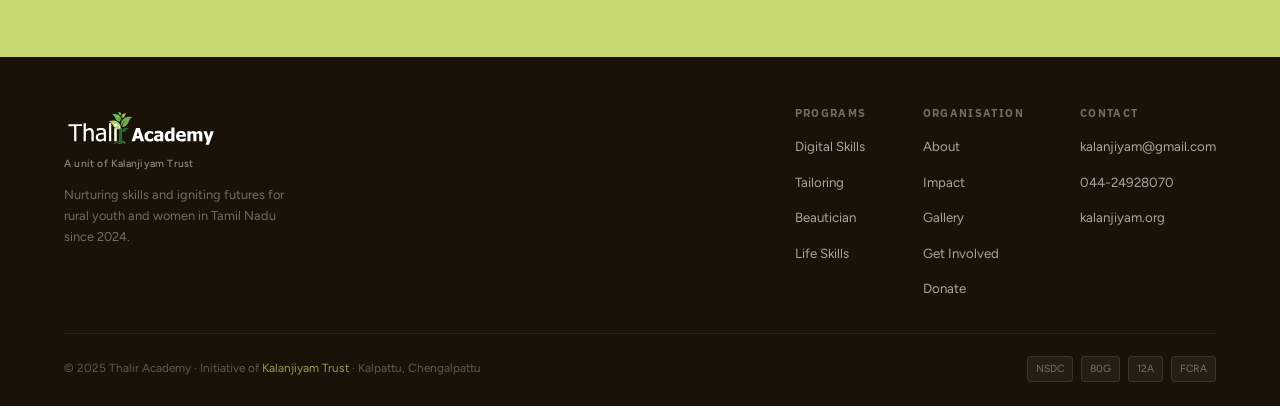
<file: pages/get-involved.html>
<!DOCTYPE html>
<html lang="en">
<head>
<meta charset="UTF-8">
<meta name="viewport" content="width=device-width, initial-scale=1.0">
<title>Get Involved — Hire, Partner & Support | Thalir Academy</title>
<meta name="description" content="Hire trained graduates, partner with Thalir Academy for CSR, or support rural skill development in Tamil Nadu.">
<meta name="keywords" content="hire rural talent Tamil Nadu, CSR partnership skill development, NGO partnership Tamil Nadu, vocational training placement">
<link rel="preconnect" href="https://fonts.googleapis.com">
<link rel="stylesheet" href="../assets/css/style.css">
<style>

.page-hero{position:relative;min-height:480px;display:flex;align-items:center;padding:140px 5% 90px;overflow:hidden}
.page-hero-bg{position:absolute;inset:0;background-size:cover;background-position:center 40%}
.page-hero-bg::after{content:'';position:absolute;inset:0;background:linear-gradient(110deg,rgba(26,18,8,.88) 0%,rgba(26,18,8,.65) 50%,rgba(26,18,8,.42) 100%)}
.page-hero-bg::before{content:'';position:absolute;top:0;bottom:0;left:0;width:5px;background:#C5D86D;z-index:2}
.page-hero-content{position:relative;z-index:2;max-width:680px}
.page-hero-label{display:inline-block;font-size:.7rem;font-weight:700;letter-spacing:.18em;text-transform:uppercase;color:#C5D86D;background:rgba(197,216,109,.12);border:1px solid rgba(197,216,109,.3);padding:5px 14px;border-radius:100px;margin-bottom:18px}
.page-hero h1{font-family:'IBM Plex Sans',sans-serif;font-size:clamp(2.2rem,4vw,3.4rem);font-weight:700;color:#fff;line-height:1.12;margin-bottom:16px;text-shadow:0 2px 16px rgba(0,0,0,.3)}
.page-hero p{font-size:1.05rem;color:rgba(255,255,255,.82);max-width:560px;line-height:1.72;margin-bottom:32px}

</style>
</head>
<body>
<nav>
  <a href="../index.html" class="nav-logo">
        <img src="../assets/images/thalir-logo.svg" alt="Thalir Academy" class="nav-logo-img">
    <div class="nav-logo-text">
      <span class="nav-logo-sub">A unit of Kalanjiyam Trust</span>
    </div>
    </a>
  <ul class="nav-links">
    <li><a href="../index.html">Home</a></li>
    <li><a href="about.html">About</a></li>
    <li><a href="programs.html">Programs</a></li>
    <li><a href="impact.html">Impact</a></li>
    <li><a href="gallery.html">Gallery</a></li>
    <li><a href="get-involved.html" class="active">Get Involved</a></li>
    <li><a href="join.html">Join Us</a></li>
    <li><a href="connect.html">Contact</a></li>
    <li><a href="join.html#enroll" class="nav-cta">Enroll Now</a></li>
  </ul>
  <button class="nav-toggle" aria-label="Menu"><span></span><span></span><span></span></button>
</nav>

<div class="page-hero">
  <div class="page-hero-bg" style="background-image:url('[data-uri]')"></div>
  <div class="page-hero-content">
    <span class="page-hero-label">Get Involved</span>
    <h1>Build Livelihoods.
Hire Skilled Talent.
Partner for Impact.</h1>
    <p>Thalir Academy connects employers, CSR partners, and institutions with trained rural youth and women ready for employment and livelihood opportunities.</p>
  </div>
</div>


<!-- HIRE FROM US -->
<section style="background:white" id="hire">
  <div style="display:grid;grid-template-columns:1fr 1fr;gap:68px;align-items:start">
    <div class="reveal">
      <span class="label">Hire From Us</span>
      <h2 class="section-title">Access Job-Ready Talent<br>from Rural Communities</h2>
      <p class="section-desc" style="max-width:100%;margin-bottom:26px">Thalir learners are trained through structured, livelihood-focused programs combining technical learning, communication, discipline, and practical exposure. Our candidates are ready for entry-level roles with confidence and commitment.</p>
      <h4 style="font-size:.82rem;font-weight:700;text-transform:uppercase;letter-spacing:.08em;color:#a0b840;margin-bottom:14px">Available Roles</h4>
      <div style="display:flex;flex-direction:column;gap:10px;margin-bottom:28px">
        <div style="display:flex;align-items:center;gap:12px;padding:12px 14px;background:#f0f2e2;border-radius:7px">
          <svg width="20" height="20" viewBox="0 0 20 20" fill="none"><rect x="2" y="4" width="16" height="10" rx="1.5" stroke="#a0b840" stroke-width="1.5"/><path d="M7 18h6M10 14v4" stroke="#a0b840" stroke-width="1.5" stroke-linecap="round"/></svg>
          <div><span style="font-size:.86rem;font-weight:600">Digital & Office Roles</span><div style="font-size:.78rem;color:#5c4a38">Data entry operators, computer assistants, office support staff</div></div>
        </div>
        <div style="display:flex;align-items:center;gap:12px;padding:12px 14px;background:#f0f2e2;border-radius:7px">
          <svg width="20" height="20" viewBox="0 0 20 20" fill="none"><path d="M5 15L15 5M15 5l-3 .75 2.25 2.25L15 5z" stroke="#a0b840" stroke-width="1.5" stroke-linecap="round" stroke-linejoin="round"/></svg>
          <div><span style="font-size:.86rem;font-weight:600">Vocational Roles</span><div style="font-size:.78rem;color:#5c4a38">Tailors, garment workers, Aari embroidery specialists, beauticians</div></div>
        </div>
        <div style="display:flex;align-items:center;gap:12px;padding:12px 14px;background:#f0f2e2;border-radius:7px">
          <svg width="20" height="20" viewBox="0 0 20 20" fill="none"><path d="M4 14l4-4 3 3 5-6" stroke="#a0b840" stroke-width="1.6" stroke-linecap="round" stroke-linejoin="round"/></svg>
          <div><span style="font-size:.86rem;font-weight:600">Emerging Skills</span><div style="font-size:.78rem;color:#5c4a38">Basic digital design (Canva), communication, community liaison roles</div></div>
        </div>
      </div>
      <div style="background:#f0f2e2;border-radius:10px;padding:20px;border-left:4px solid #C5D86D">
        <h4 style="font-size:.84rem;font-weight:700;margin-bottom:10px">Why Hire From Thalir?</h4>
        <div style="display:flex;flex-direction:column;gap:8px">
          <div style="display:flex;align-items:center;gap:10px;font-size:.84rem"><svg width="18" height="18" viewBox="0 0 18 18" fill="none"><circle cx="9" cy="9" r="8" fill="#C5D86D"/><path d="M5.5 9L7.8 11.5L12.5 6.5" stroke="#261C15" stroke-width="2" stroke-linecap="round" stroke-linejoin="round"/></svg> Pre-trained, job-ready candidates</div>
          <div style="display:flex;align-items:center;gap:10px;font-size:.84rem"><svg width="18" height="18" viewBox="0 0 18 18" fill="none"><circle cx="9" cy="9" r="8" fill="#C5D86D"/><path d="M5.5 9L7.8 11.5L12.5 6.5" stroke="#261C15" stroke-width="2" stroke-linecap="round" stroke-linejoin="round"/></svg> Reduced hiring and training cost</div>
          <div style="display:flex;align-items:center;gap:10px;font-size:.84rem"><svg width="18" height="18" viewBox="0 0 18 18" fill="none"><circle cx="9" cy="9" r="8" fill="#C5D86D"/><path d="M5.5 9L7.8 11.5L12.5 6.5" stroke="#261C15" stroke-width="2" stroke-linecap="round" stroke-linejoin="round"/></svg> High retention from local hiring</div>
          <div style="display:flex;align-items:center;gap:10px;font-size:.84rem"><svg width="18" height="18" viewBox="0 0 18 18" fill="none"><circle cx="9" cy="9" r="8" fill="#C5D86D"/><path d="M5.5 9L7.8 11.5L12.5 6.5" stroke="#261C15" stroke-width="2" stroke-linecap="round" stroke-linejoin="round"/></svg> Social impact and business value combined</div>
        </div>
      </div>
    </div>
    <div class="reveal">
      <h4 style="font-family:'IBM Plex Sans',sans-serif;font-size:1rem;font-weight:700;margin-bottom:20px">Hiring Process</h4>
      <div style="display:flex;flex-direction:column;gap:12px">
        <div style="display:flex;gap:16px;align-items:flex-start;padding:16px 18px;background:#f0f2e2;border-radius:9px">
          <div style="width:28px;height:28px;background:#C5D86D;border-radius:50%;display:flex;align-items:center;justify-content:center;font-family:'IBM Plex Sans',sans-serif;font-weight:700;font-size:.82rem;color:#1a1208;flex-shrink:0">1</div>
          <div><h4 style="font-size:.9rem;font-weight:700;margin-bottom:4px">Share Your Requirement</h4><p style="font-size:.82rem;color:#5c4a38">Tell us the role, skill needs, location, and number of candidates required.</p></div>
        </div><div style="display:flex;gap:16px;align-items:flex-start;padding:16px 18px;background:#f0f2e2;border-radius:9px">
          <div style="width:28px;height:28px;background:#C5D86D;border-radius:50%;display:flex;align-items:center;justify-content:center;font-family:'IBM Plex Sans',sans-serif;font-weight:700;font-size:.82rem;color:#1a1208;flex-shrink:0">2</div>
          <div><h4 style="font-size:.9rem;font-weight:700;margin-bottom:4px">Get Matched Profiles</h4><p style="font-size:.82rem;color:#5c4a38">We shortlist learners based on skill area, readiness, and interest.</p></div>
        </div><div style="display:flex;gap:16px;align-items:flex-start;padding:16px 18px;background:#f0f2e2;border-radius:9px">
          <div style="width:28px;height:28px;background:#C5D86D;border-radius:50%;display:flex;align-items:center;justify-content:center;font-family:'IBM Plex Sans',sans-serif;font-weight:700;font-size:.82rem;color:#1a1208;flex-shrink:0">3</div>
          <div><h4 style="font-size:.9rem;font-weight:700;margin-bottom:4px">Interact & Select</h4><p style="font-size:.82rem;color:#5c4a38">Conduct interviews, practical tests, or an orientation round.</p></div>
        </div><div style="display:flex;gap:16px;align-items:flex-start;padding:16px 18px;background:#f0f2e2;border-radius:9px">
          <div style="width:28px;height:28px;background:#C5D86D;border-radius:50%;display:flex;align-items:center;justify-content:center;font-family:'IBM Plex Sans',sans-serif;font-weight:700;font-size:.82rem;color:#1a1208;flex-shrink:0">4</div>
          <div><h4 style="font-size:.9rem;font-weight:700;margin-bottom:4px">Onboarding & Follow-up</h4><p style="font-size:.82rem;color:#5c4a38">We support coordination during initial joining and post-placement follow-up.</p></div>
        </div>
      </div>
      <div style="background:#261C15;border-radius:12px;padding:28px;margin-top:20px;text-align:center">
        <h3 style="font-family:'IBM Plex Sans',sans-serif;font-size:1.05rem;color:white;margin-bottom:10px">Need trained entry-level talent?</h3>
        <p style="font-size:.85rem;color:rgba(255,255,255,.7);margin-bottom:20px">Connect with Thalir Academy to hire learners trained in digital, tailoring, grooming, and livelihood skills.</p>
        <a href="#hire-form" class="btn btn-primary">Submit Hiring Requirement</a>
      </div>
    </div>
  </div>
</section>

<!-- HIRE FORM -->
<section style="background:#f0f2e2;padding:72px 5%" id="hire-form">
  <div style="max-width:680px;margin:0 auto">
    <span class="label">Employer Enquiry</span>
    <h2 class="section-title">Submit Hiring Requirement</h2>
    <p class="section-desc" style="margin-bottom:32px">Our team will connect you with suitable candidates within 3–5 working days.</p>
    <form data-form="hire">
      <div class="form-row"><div class="form-group"><label>Full Name *</label><input type="text"></div><div class="form-group"><label>Company / Organization *</label><input type="text"></div></div>
      <div class="form-row"><div class="form-group"><label>Designation</label><input type="text"></div><div class="form-group"><label>Contact Number *</label><input type="tel"></div></div>
      <div class="form-row"><div class="form-group"><label>Email Address *</label><input type="email"></div><div class="form-group"><label>Location *</label><input type="text"></div></div>
      <div class="form-row"><div class="form-group"><label>Job Role *</label><input type="text" placeholder="e.g., Data Entry Operator"></div><div class="form-group"><label>Number of Positions *</label><input type="number"></div></div>
      <div class="form-row"><div class="form-group"><label>Employment Type *</label><select><option>Full-time</option><option>Part-time</option><option>Internship</option><option>Contract</option></select></div><div class="form-group"><label>Work Location *</label><select><option>On-site</option><option>Remote</option><option>Hybrid</option></select></div></div>
      <div class="form-group"><label>Required Skills *</label><input type="text" placeholder="e.g., MS Excel, tailoring, communication"></div>
      <div class="form-row"><div class="form-group"><label>Experience Required</label><select><option>Fresher</option><option>0-1 year</option><option>1-2 years</option></select></div><div class="form-group"><label>Joining Timeline *</label><select><option>Immediate</option><option>Within 15 days</option><option>Within 1 month</option></select></div></div>
      <div class="form-group"><label>Salary / Stipend Range *</label><input type="text" placeholder="e.g., ₹8,000 – ₹12,000/month"></div>
      <div class="form-group"><label>Additional Notes</label><textarea></textarea></div>
      <div class="checkbox-group"><input type="checkbox" required><label>I agree to be contacted by Thalir Academy regarding this hiring request.</label></div>
      <div style="margin-top:20px"><button type="submit" class="btn btn-primary">Submit Requirement</button></div>
    </form>
    <div class="form-success" id="hire-success"><h4>Requirement Received!</h4><p>Our team will review and connect you with suitable candidates within 3–5 working days.</p></div>
  </div>
</section>

<!-- PARTNER WITH US -->
<section style="background:white" id="partner">
  <span class="label">Partner With Us</span>
  <h2 class="section-title">Collaborate to Create Sustainable Impact</h2>
  <p class="section-desc" style="margin-bottom:36px">Partner with Thalir Academy to strengthen skill development, women's empowerment, employability, and livelihood opportunities.</p>
  <div class="grid-auto reveal" style="margin-bottom:40px">
    <div class="card card-line">
      <div style="margin-bottom:14px"><svg width="28" height="28" viewBox="0 0 28 28" fill="none"><rect width="28" height="28" rx="8" fill="#261C15"/><rect x="6" y="11" width="16" height="10" rx="1.5" stroke="#C5D86D" stroke-width="1.7"/><path d="M10 11V9a4 4 0 018 0v2" stroke="#C5D86D" stroke-width="1.7" stroke-linecap="round"/><path d="M6 16h16" stroke="#C5D86D" stroke-width="1.6" stroke-linecap="round"/></svg></div>
      <h4 style="font-family:'IBM Plex Sans',sans-serif;font-size:.97rem;font-weight:700;margin-bottom:8px">CSR Partnerships</h4>
      <p style="font-size:.84rem;color:#5c4a38;line-height:1.65">Support skill-building, training infrastructure, certification, and community-based education through structured CSR engagement.</p>
    </div>
    <div class="card card-line">
      <div style="margin-bottom:14px"><svg width="28" height="28" viewBox="0 0 28 28" fill="none"><rect width="28" height="28" rx="8" fill="#261C15"/><circle cx="10" cy="11" r="3" stroke="#C5D86D" stroke-width="1.7"/><circle cx="18" cy="11" r="3" stroke="#C5D86D" stroke-width="1.7"/><path d="M5 21c0-2.761 2.239-5 5-5M18 16c2.761 0 5 2.239 5 5" stroke="#C5D86D" stroke-width="1.6" stroke-linecap="round"/></svg></div>
      <h4 style="font-family:'IBM Plex Sans',sans-serif;font-size:.97rem;font-weight:700;margin-bottom:8px">Institutional Tie-Ups</h4>
      <p style="font-size:.84rem;color:#5c4a38;line-height:1.65">Schools, colleges, training institutions, and local bodies can expand access to practical skill development and youth engagement.</p>
    </div>
    <div class="card card-line">
      <div style="margin-bottom:14px"><svg width="28" height="28" viewBox="0 0 28 28" fill="none"><rect width="28" height="28" rx="8" fill="#261C15"/><path d="M14 8l8 4-8 4-8-4 8-4z" stroke="#C5D86D" stroke-width="1.7" stroke-linejoin="round"/><path d="M8 16v4c0 1.1 2.686 2 6 2s6-.9 6-2v-4" stroke="#C5D86D" stroke-width="1.7" stroke-linecap="round"/><path d="M22 12v4" stroke="#C5D86D" stroke-width="1.7" stroke-linecap="round"/></svg></div>
      <h4 style="font-family:'IBM Plex Sans',sans-serif;font-size:.97rem;font-weight:700;margin-bottom:8px">Training Collaborations</h4>
      <p style="font-size:.84rem;color:#5c4a38;line-height:1.65">Co-create industry-relevant training, short courses, workshops, guest lectures, and internship opportunities.</p>
    </div>
    <div class="card card-line">
      <div style="margin-bottom:14px"><svg width="28" height="28" viewBox="0 0 28 28" fill="none"><rect width="28" height="28" rx="8" fill="#261C15"/><path d="M7 15l4-4 3 2 3-2 4 4" stroke="#C5D86D" stroke-width="1.8" stroke-linecap="round" stroke-linejoin="round"/><path d="M11 11l-4 4v5h4l2 2 2-2h4v-5l-4-4" stroke="#C5D86D" stroke-width="1.7" stroke-linecap="round" stroke-linejoin="round"/></svg></div>
      <h4 style="font-family:'IBM Plex Sans',sans-serif;font-size:.97rem;font-weight:700;margin-bottom:8px">Market Linkages</h4>
      <p style="font-size:.84rem;color:#5c4a38;line-height:1.65">Product exhibitions, bulk orders, service linkages, equipment support — connecting learners with local businesses.</p>
    </div>
  </div>
  <!-- Partner Form -->
  <div style="max-width:680px;margin:0 auto" class="reveal" id="partner-form">
    <span class="label">Partnership Enquiry</span>
    <h2 class="section-title" style="font-size:1.6rem">Partner With Us</h2>
    <form data-form="partner">
      <div class="form-row"><div class="form-group"><label>Full Name *</label><input type="text"></div><div class="form-group"><label>Organization Name *</label><input type="text"></div></div>
      <div class="form-row"><div class="form-group"><label>Designation</label><input type="text"></div><div class="form-group"><label>Contact Number *</label><input type="tel"></div></div>
      <div class="form-row"><div class="form-group"><label>Email Address *</label><input type="email"></div><div class="form-group"><label>Location *</label><input type="text"></div></div>
      <div class="form-group"><label>Type of Partnership *</label><select><option>CSR</option><option>Training Collaboration</option><option>Institutional Tie-up</option><option>Volunteer / Mentorship</option><option>Market Linkage</option><option>Other</option></select></div>
      <div class="form-group"><label>Purpose of Collaboration *</label><textarea placeholder="Describe your goals and how you'd like to collaborate"></textarea></div>
      <div class="form-group"><label>Message / Notes</label><textarea></textarea></div>
      <div class="checkbox-group"><input type="checkbox" required><label>I agree to be contacted by Thalir Academy.</label></div>
      <div style="margin-top:20px"><button type="submit" class="btn btn-primary">Submit Partnership Request</button></div>
    </form>
    <div class="form-success" id="partner-success"><h4>Request Received!</h4><p>Thank you for your interest. Our team will get in touch soon.</p></div>
  </div>
</section>

<!-- CTA -->
<section style="background:#C5D86D;text-align:center;padding:72px 5%">
  <h2 class="section-title" style="color:#1a1208;margin-bottom:14px">Ready to Make an Impact?</h2>
  <p style="font-size:1rem;color:rgba(26,18,8,.72);max-width:520px;margin:0 auto 28px;line-height:1.72">Whether you hire, partner, or support — every connection creates opportunity for rural youth and women.</p>
  <div class="btns" style="justify-content:center">
    <a href="#hire-form" class="btn btn-dark">Hire Our Graduates</a>
    <a href="#partner-form" class="btn btn-outline-dark">Partner With Us</a>
  </div>
</section>


<footer>
  <div class="footer-top">
    <div>
      <div style="margin-bottom:12px"><img src="../assets/images/thalir-logo-white.svg" alt="Thalir Academy" class="footer-logo-img">
        <div style="font-size:.65rem;color:rgba(255,255,255,.5);font-weight:500;letter-spacing:.02em;margin-top:4px">A unit of Kalanjiyam Trust</div></div>
      <p class="footer-tagline">Nurturing skills and igniting futures for rural youth and women in Tamil Nadu since 2024.</p>
    </div>
    <div class="footer-links">
      <div class="footer-col"><h4>Programs</h4><ul>
        <li><a href="programs.html">Digital Skills</a></li>
        <li><a href="programs.html">Tailoring</a></li>
        <li><a href="programs.html">Beautician</a></li>
        <li><a href="programs.html">Life Skills</a></li>
      </ul></div>
      <div class="footer-col"><h4>Organisation</h4><ul>
        <li><a href="about.html">About</a></li>
        <li><a href="impact.html">Impact</a></li>
        <li><a href="gallery.html">Gallery</a></li>
        <li><a href="get-involved.html">Get Involved</a></li>
        <li><a href="donate.html">Donate</a></li>
      </ul></div>
      <div class="footer-col"><h4>Contact</h4><ul>
        <li><a href="mailto:kalanjiyam@gmail.com">kalanjiyam@gmail.com</a></li>
        <li><a href="tel:04424928070">044-24928070</a></li>
        <li><a href="http://www.kalanjiyam.org" target="_blank">kalanjiyam.org</a></li>
      </ul></div>
    </div>
  </div>
  <div class="footer-bottom">
    <p>© 2025 Thalir Academy · Initiative of <a href="http://www.kalanjiyam.org">Kalanjiyam Trust</a> · Kalpattu, Chengalpattu</p>
    <div class="reg-badges"><span class="reg-badge">NSDC</span><span class="reg-badge">80G</span><span class="reg-badge">12A</span><span class="reg-badge">FCRA</span></div>
  </div>
</footer>
<script src="../assets/js/main.js"></script>
</body>
</html>
</file>
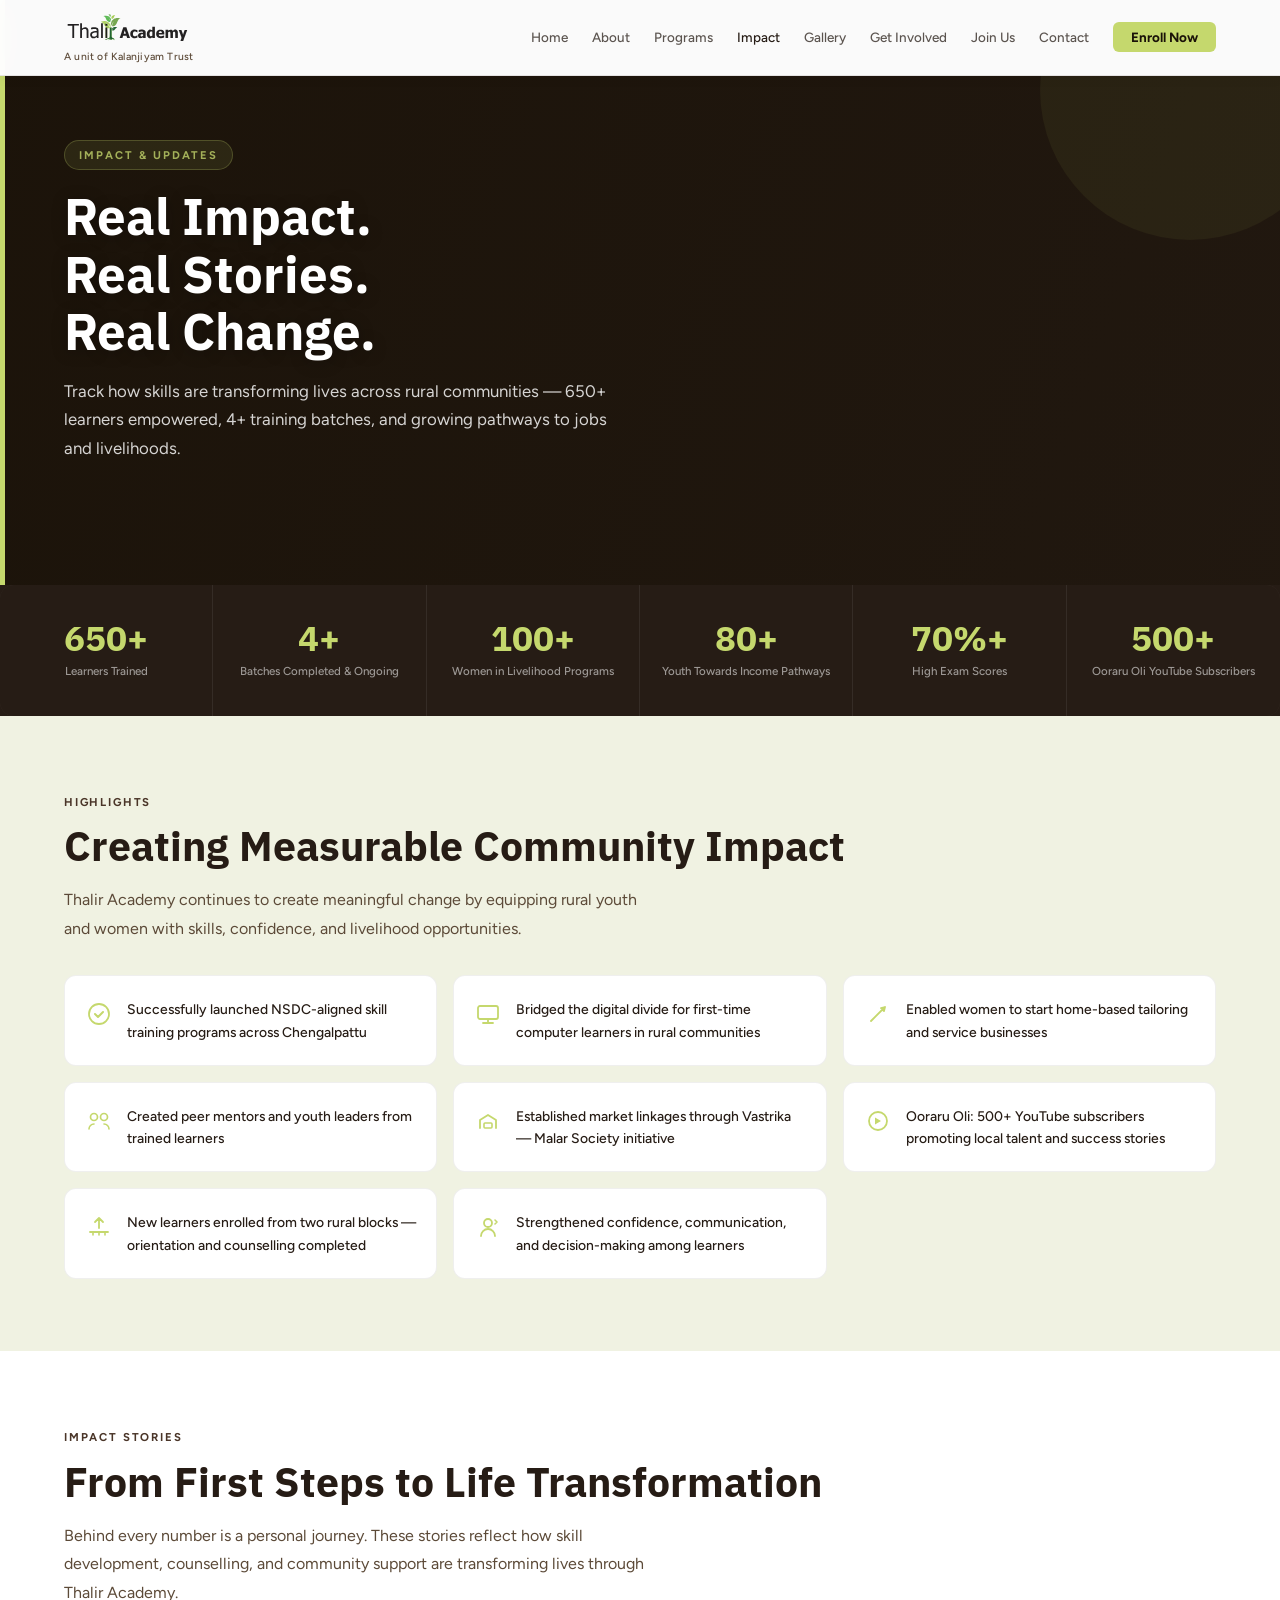
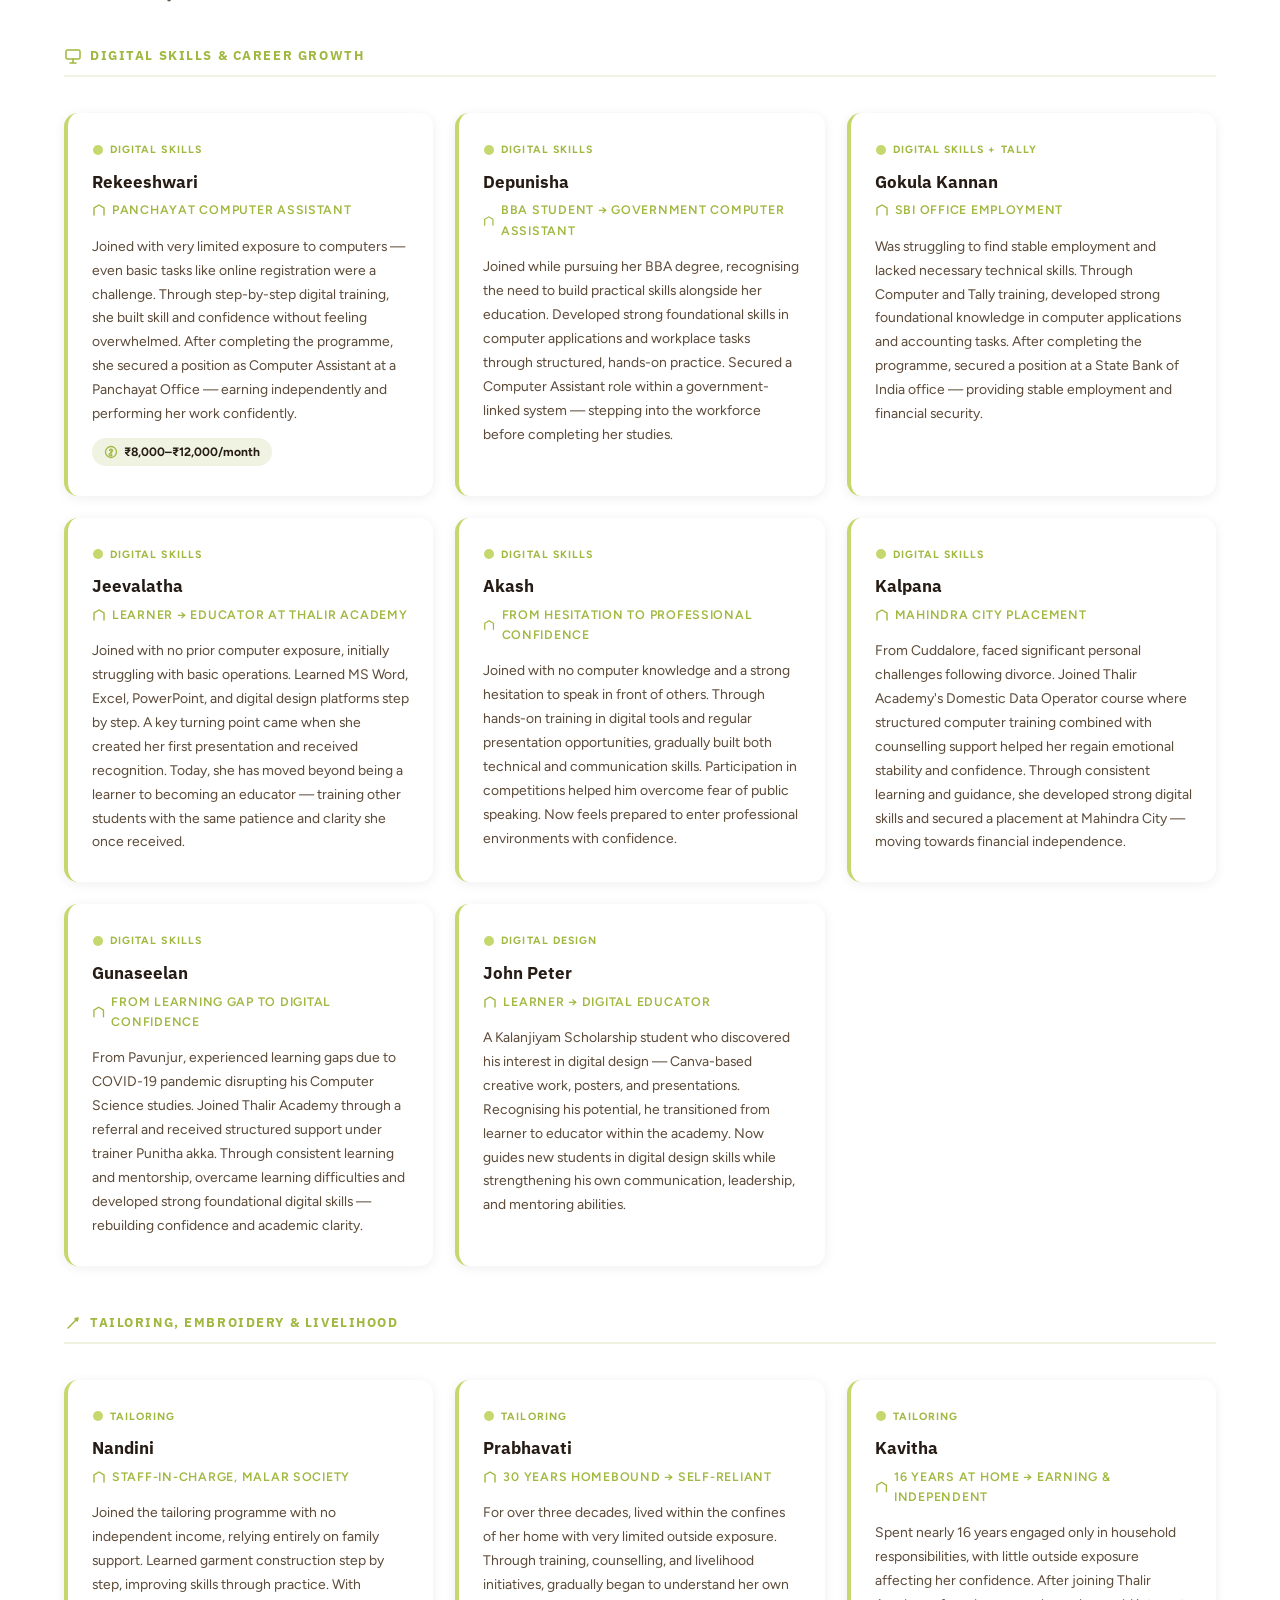
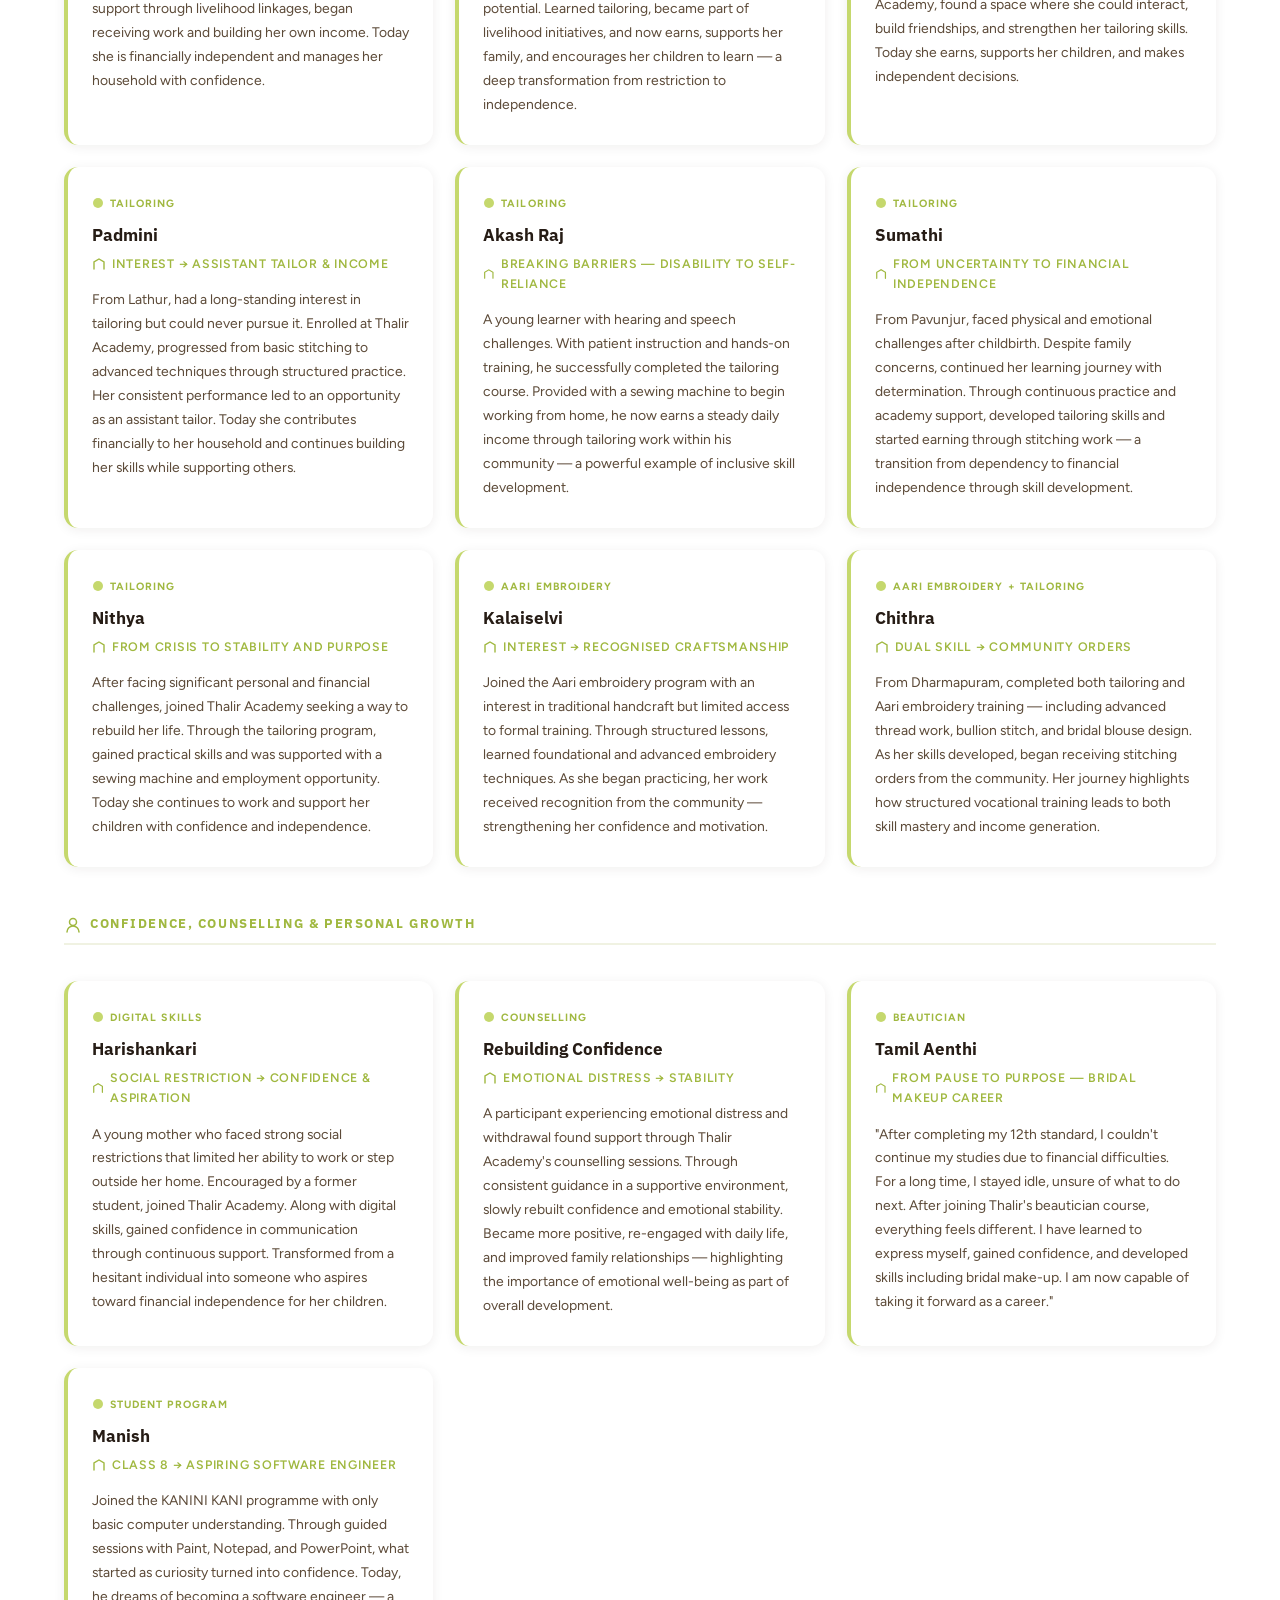
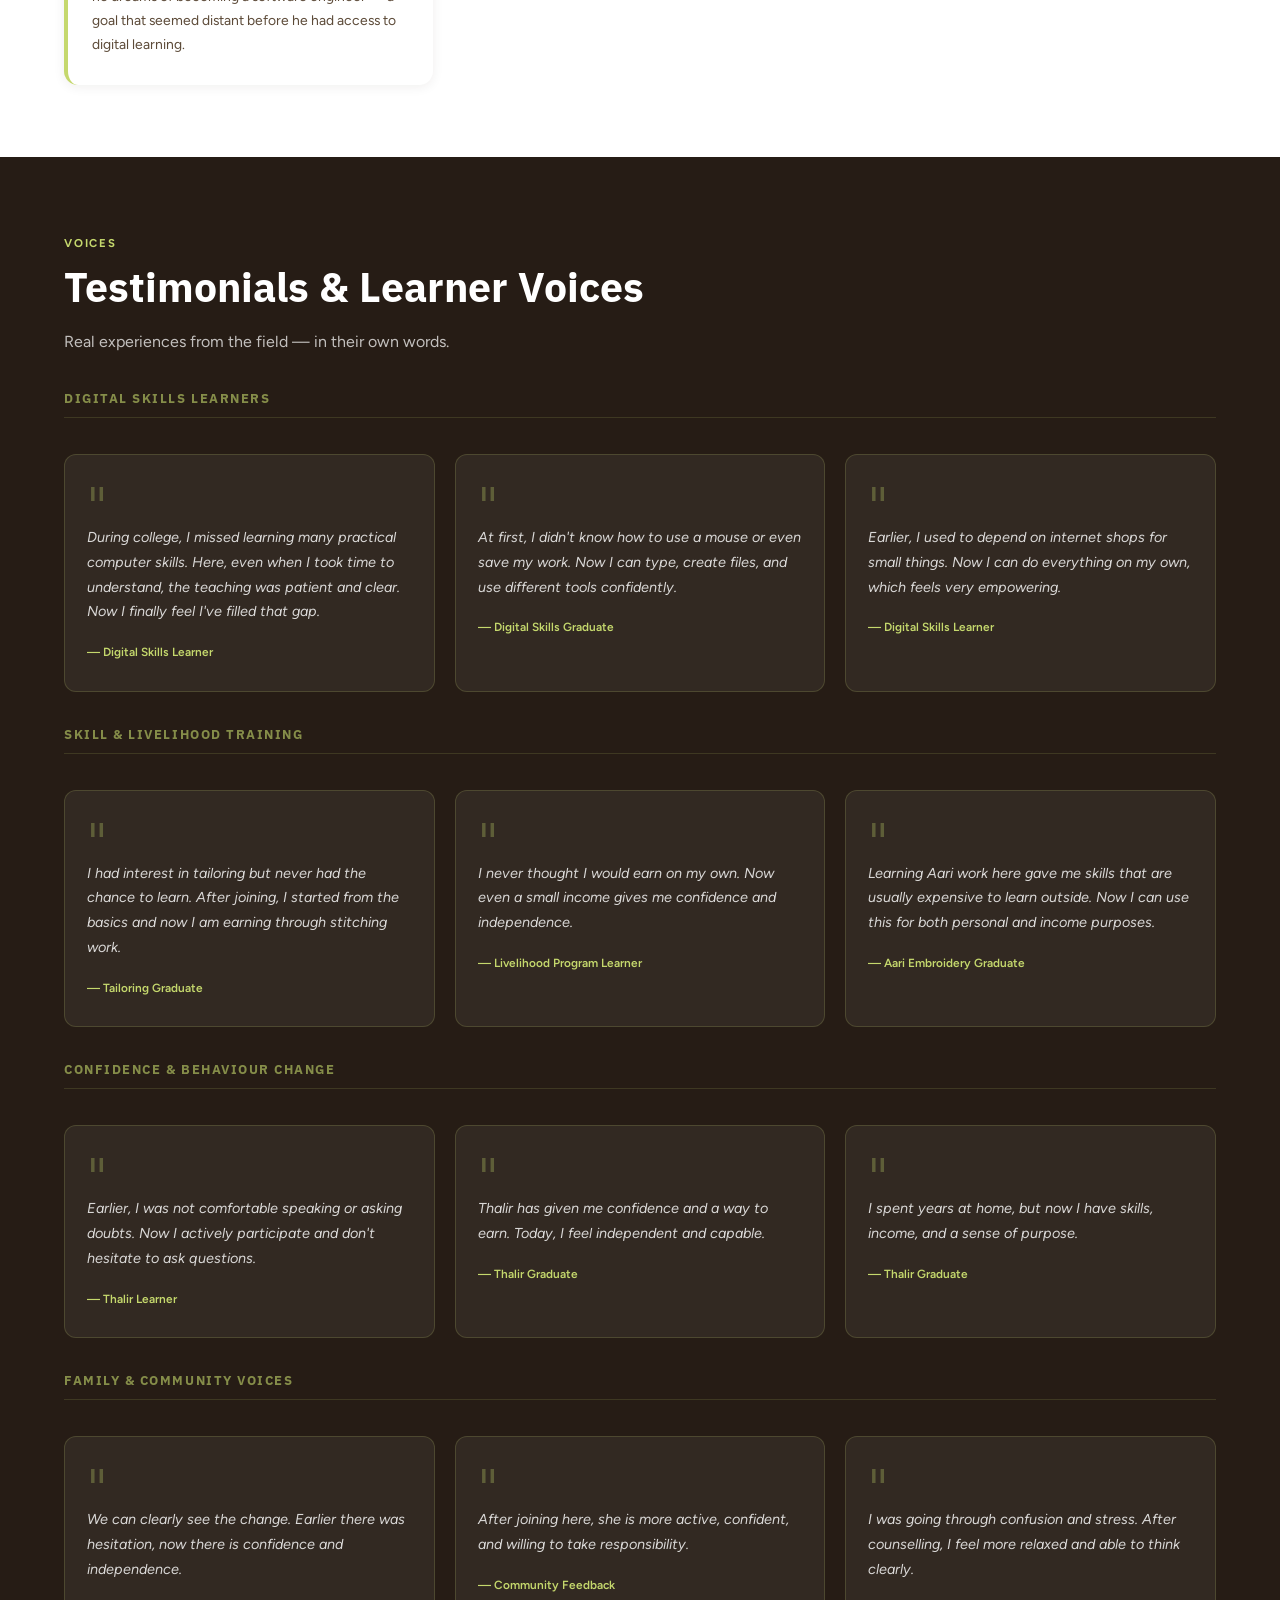
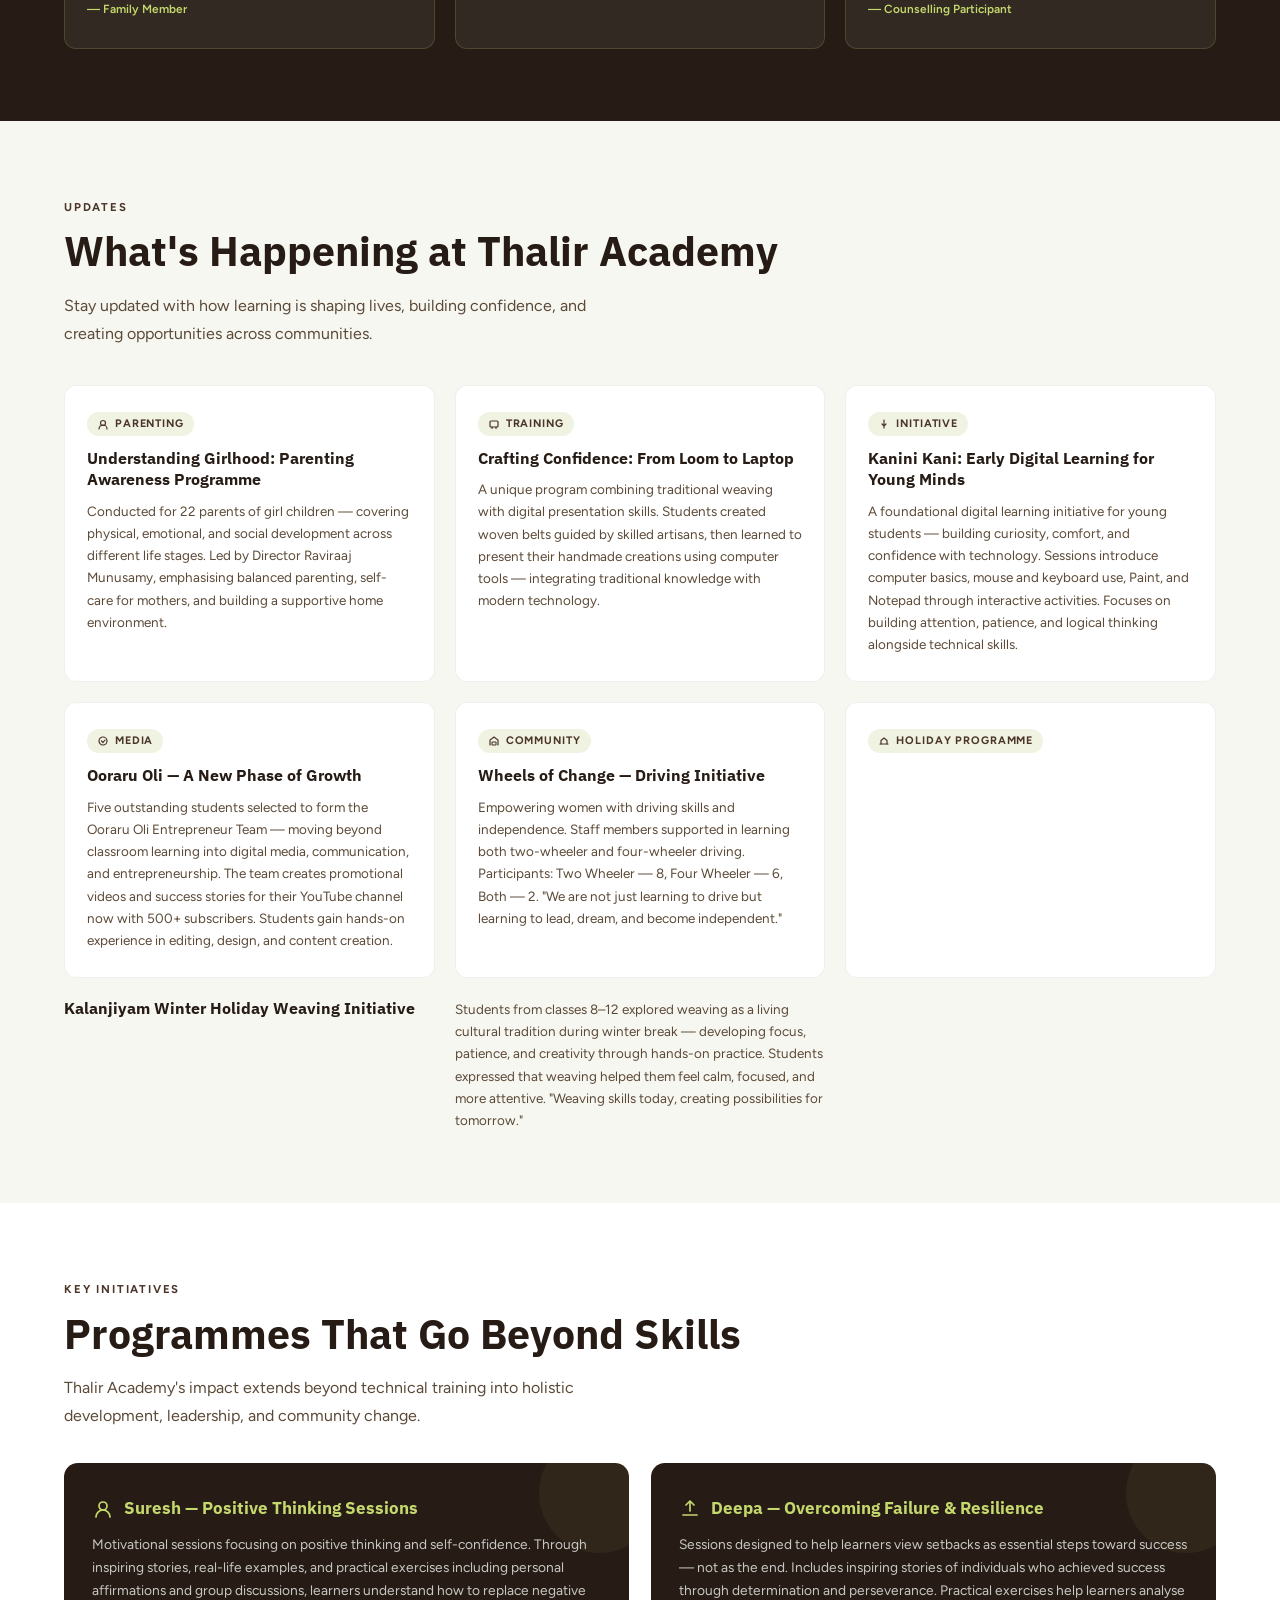
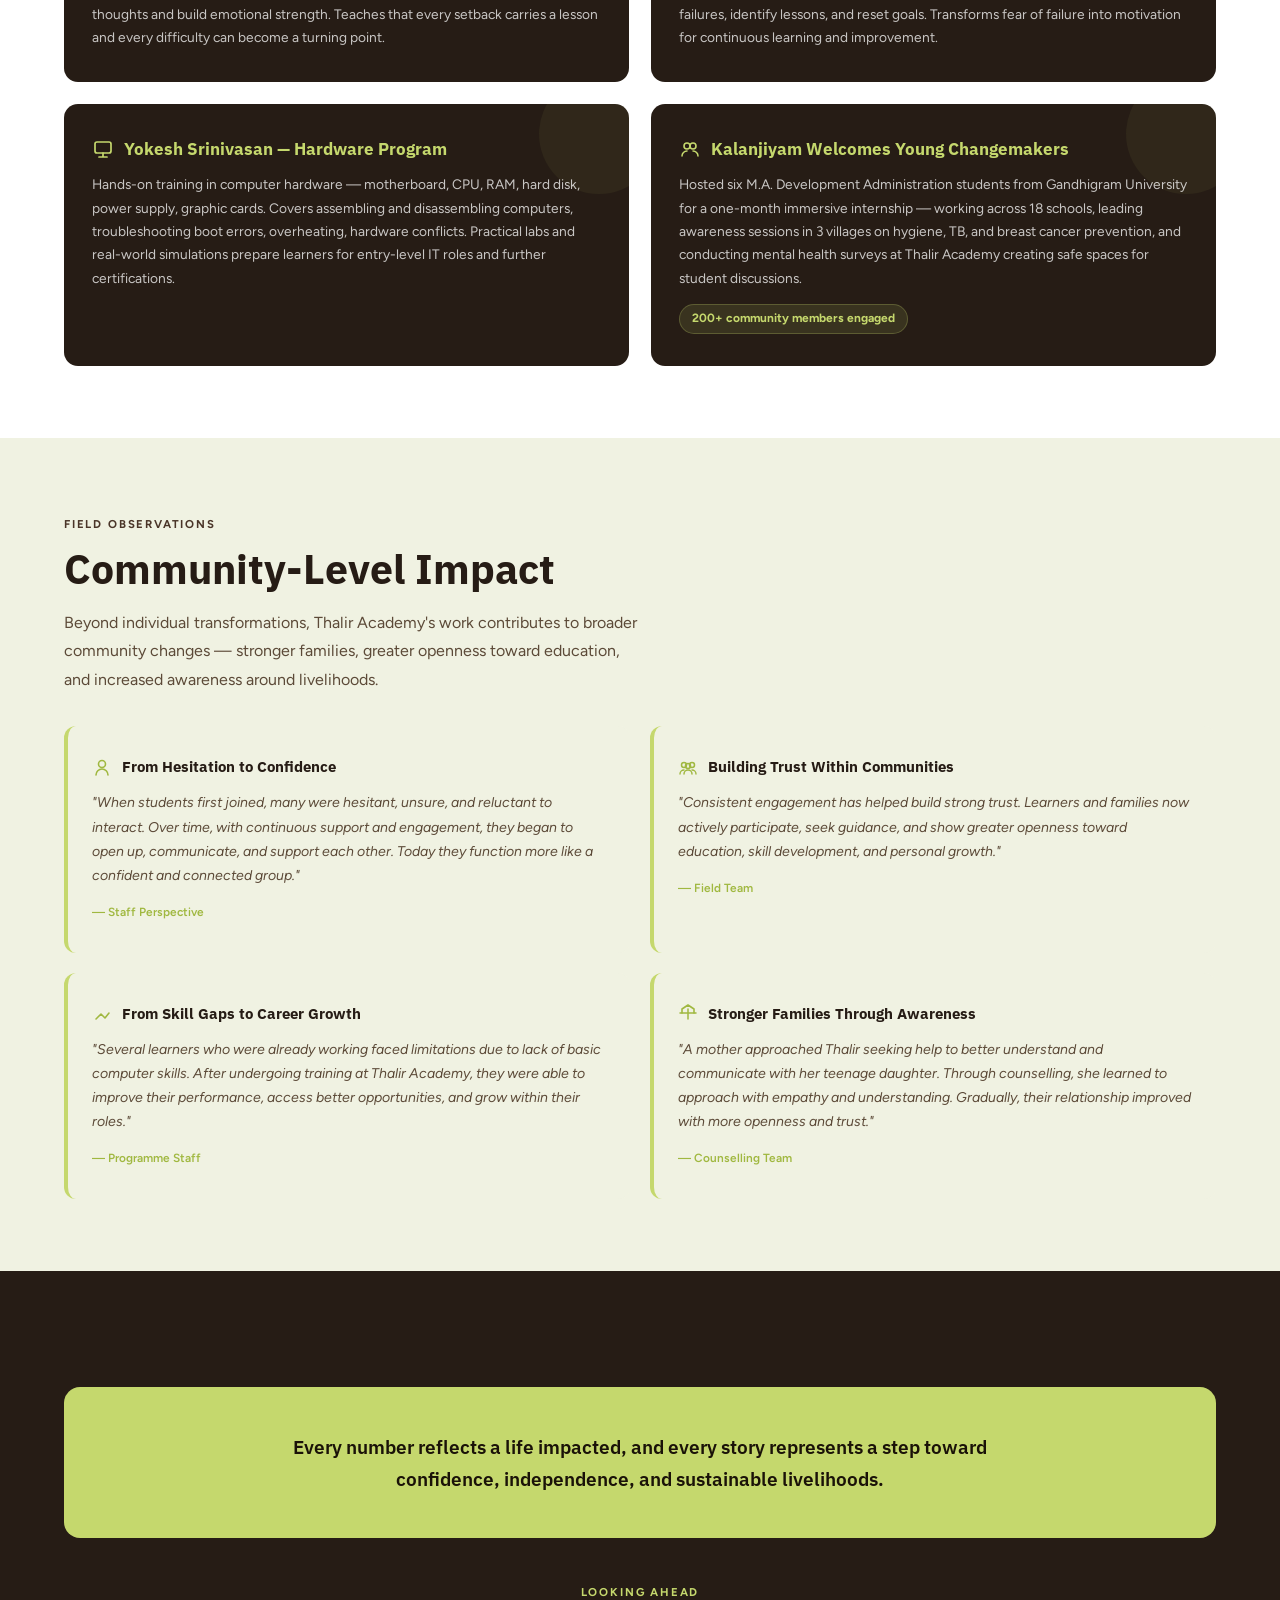
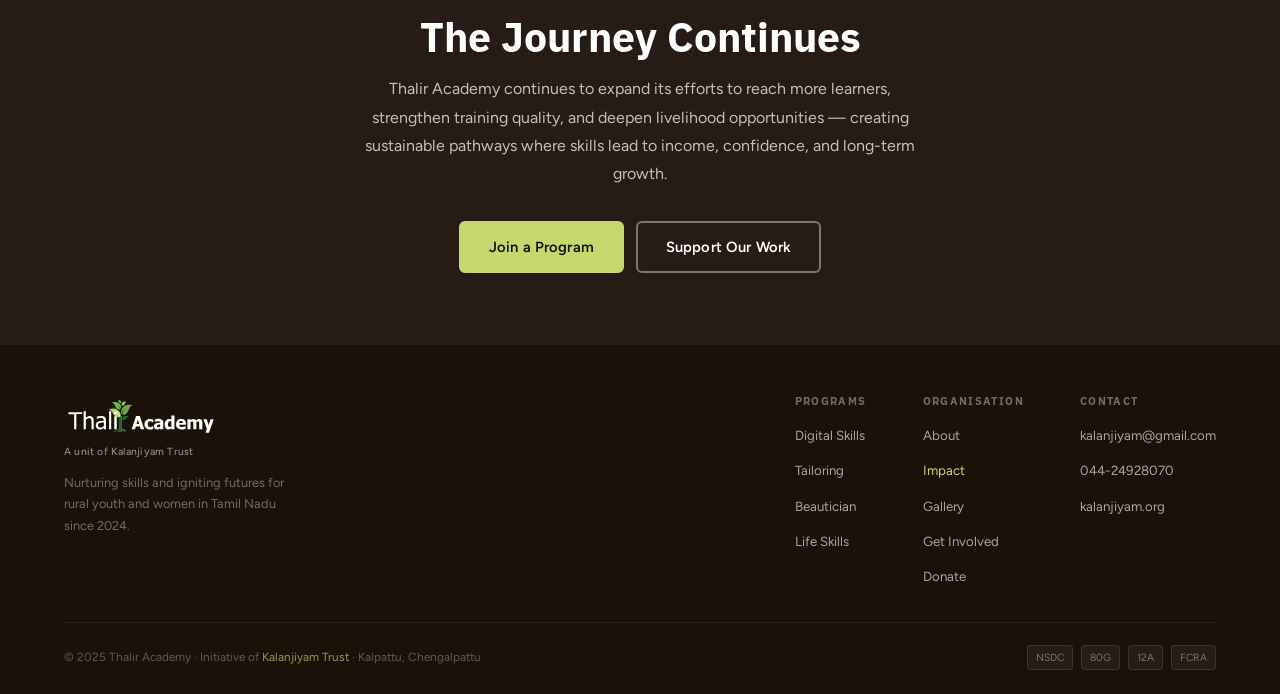
<file: pages/impact.html>
<!DOCTYPE html>
<html lang="en">
<head>
<meta charset="UTF-8">
<meta name="viewport" content="width=device-width, initial-scale=1.0">
<title>Impact & Stories — Real Change. Real Lives. | Thalir Academy</title>
<meta name="description" content="650+ learners empowered — real stories of transformation through skill development, counselling, and livelihood support at Thalir Academy, Chengalpattu.">
<meta name="keywords" content="rural skill development India, skill training for rural youth, women empowerment through skills, livelihood training programs India, vocational training rural India, digital skills training for beginners, NGO skill development programs, community development initiatives India, women livelihood programs India, tailoring training for women, skill development NGO Tamil Nadu, rural employment training programs, self employment training India, income generation programs women, NSDC aligned training programs, skill india training centres rural, Thalir Academy impact stories">
<meta property="og:title" content="Impact & Stories | Thalir Academy">
<meta property="og:description" content="Real stories of transformation — 650+ lives changed through skill development, livelihood support, and community empowerment.">
<link rel="preconnect" href="https://fonts.googleapis.com">
<link rel="stylesheet" href="../assets/css/style.css">
<style>
/* ── PHOTO HERO ── */
.page-hero{position:relative;min-height:500px;display:flex;align-items:center;padding:140px 5% 90px;overflow:hidden}
.page-hero-bg{position:absolute;inset:0;background-size:cover;background-position:center 35%}
.page-hero-bg::after{content:'';position:absolute;inset:0;background:linear-gradient(110deg,rgba(26,18,8,.88) 0%,rgba(26,18,8,.65) 50%,rgba(26,18,8,.42) 100%)}
.page-hero-bg::before{content:'';position:absolute;top:0;bottom:0;left:0;width:5px;background:#C5D86D;z-index:2}
.page-hero-content{position:relative;z-index:2;max-width:680px}
.page-hero-label{display:inline-block;font-size:.7rem;font-weight:700;letter-spacing:.18em;text-transform:uppercase;color:#C5D86D;background:rgba(197,216,109,.12);border:1px solid rgba(197,216,109,.3);padding:5px 14px;border-radius:100px;margin-bottom:18px}
.page-hero h1{font-family:'IBM Plex Sans',sans-serif;font-size:clamp(2.2rem,4vw,3.4rem);font-weight:700;color:#fff;line-height:1.12;margin-bottom:16px;text-shadow:0 2px 16px rgba(0,0,0,.3)}
.page-hero p{font-size:1.05rem;color:rgba(255,255,255,.82);max-width:560px;line-height:1.72}

/* ── STATS BAND ── */
.stats-band{background:#261C15;padding:0}
.stats-grid{display:grid;grid-template-columns:repeat(6,1fr);gap:0}
.stat-item{padding:36px 20px;text-align:center;border-right:1px solid rgba(255,255,255,.07);transition:background .2s}
.stat-item:last-child{border-right:none}
.stat-item:hover{background:rgba(255,255,255,.04)}
.stat-num{font-family:'IBM Plex Sans',sans-serif;font-size:2.2rem;font-weight:900;color:#C5D86D;line-height:1;display:block}
.stat-label{font-size:.72rem;color:rgba(255,255,255,.55);margin-top:7px;line-height:1.4;font-weight:500}

/* ── ACHIEVEMENTS ── */
.ach-grid{display:grid;grid-template-columns:repeat(auto-fill,minmax(280px,1fr));gap:16px;margin-top:32px}
.ach-card{background:white;border-radius:12px;padding:22px 20px;border:1px solid rgba(38,28,21,.07);display:flex;align-items:flex-start;gap:14px;transition:all .25s}
.ach-card:hover{transform:translateY(-3px);box-shadow:0 10px 28px rgba(38,28,21,.1)}
.ach-icon{flex-shrink:0;margin-top:2px}
.ach-text{font-size:.87rem;color:#261C15;line-height:1.6;font-weight:500}

/* ── STORY CARDS ── */
.stories-grid{display:grid;grid-template-columns:repeat(auto-fill,minmax(320px,1fr));gap:22px;margin-top:36px}
.story-card{background:white;border-radius:14px;padding:28px 24px;border-left:4px solid #C5D86D;box-shadow:0 2px 12px rgba(38,28,21,.07);transition:all .3s;position:relative}
.story-card:hover{transform:translateY(-4px);box-shadow:0 12px 36px rgba(38,28,21,.14)}
.story-cat{font-size:.66rem;font-weight:700;letter-spacing:.1em;text-transform:uppercase;color:#a0b840;margin-bottom:10px;display:flex;align-items:center;gap:6px}
.story-name{font-family:'IBM Plex Sans',sans-serif;font-size:1.05rem;font-weight:700;color:#261C15;margin-bottom:4px}
.story-role{font-size:.77rem;color:#a0b840;font-weight:600;text-transform:uppercase;letter-spacing:.06em;margin-bottom:14px;display:flex;align-items:center;gap:6px}
.story-text{font-size:.87rem;color:#5c4a38;line-height:1.72}
.story-income{display:inline-flex;align-items:center;gap:6px;margin-top:12px;background:#f0f2e2;border-radius:100px;padding:4px 12px;font-size:.76rem;font-weight:700;color:#261C15}

/* ── TESTIMONIALS ── */
.testi-grid{display:grid;grid-template-columns:repeat(auto-fill,minmax(280px,1fr));gap:20px;margin-top:36px}
.testi-card{background:rgba(255,255,255,.06);border:1px solid rgba(197,216,109,.18);border-radius:12px;padding:26px 22px;transition:background .25s}
.testi-card:hover{background:rgba(255,255,255,.1)}
.testi-mark{font-family:'IBM Plex Sans',sans-serif;font-size:3rem;line-height:1;color:#C5D86D;opacity:.3;margin-bottom:-4px}
.testi-text{font-size:.9rem;color:rgba(255,255,255,.82);font-style:italic;line-height:1.72;margin-bottom:14px}
.testi-author{font-size:.74rem;color:#C5D86D;font-weight:600}

/* ── TESTI CATEGORIES ── */
.testi-section-title{font-family:'IBM Plex Sans',sans-serif;font-size:.8rem;font-weight:700;letter-spacing:.12em;text-transform:uppercase;color:rgba(197,216,109,.6);margin:32px 0 14px;padding-bottom:8px;border-bottom:1px solid rgba(197,216,109,.15)}

/* ── UPDATES ── */
.updates-grid{display:grid;grid-template-columns:repeat(auto-fill,minmax(280px,1fr));gap:20px;margin-top:32px}
.update-card{background:white;border-radius:12px;padding:26px 22px;border:1px solid rgba(38,28,21,.07);transition:all .25s}
.update-card:hover{transform:translateY(-3px);box-shadow:0 10px 28px rgba(38,28,21,.1)}
.update-tag{display:inline-flex;align-items:center;gap:6px;font-size:.68rem;font-weight:700;text-transform:uppercase;letter-spacing:.08em;color:#4a3528;background:#f0f2e2;padding:3px 10px;border-radius:100px;margin-bottom:12px}
.update-title{font-family:'IBM Plex Sans',sans-serif;font-size:.97rem;font-weight:700;color:#261C15;margin-bottom:9px;line-height:1.4}
.update-text{font-size:.84rem;color:#5c4a38;line-height:1.65}

/* ── FIELD OBSERVATIONS ── */
.obs-grid{display:grid;grid-template-columns:1fr 1fr;gap:20px;margin-top:32px}
.obs-card{background:#f0f2e2;border-radius:12px;padding:28px 24px;border-left:4px solid #C5D86D}
.obs-title{font-family:'IBM Plex Sans',sans-serif;font-size:.95rem;font-weight:700;color:#261C15;margin-bottom:12px;display:flex;align-items:center;gap:10px}
.obs-quote{font-size:.88rem;color:#5c4a38;line-height:1.72;font-style:italic;margin-bottom:10px}
.obs-attr{font-size:.74rem;font-weight:600;color:#a0b840}

/* ── INITIATIVES ── */
.init-grid{display:grid;grid-template-columns:1fr 1fr;gap:22px;margin-top:32px}
.init-card{background:#261C15;border-radius:14px;padding:32px 28px;position:relative;overflow:hidden}
.init-card::before{content:'';position:absolute;top:-30px;right:-30px;width:120px;height:120px;background:rgba(197,216,109,.06);border-radius:50%}
.init-title{font-family:'IBM Plex Sans',sans-serif;font-size:1.05rem;font-weight:700;color:#C5D86D;margin-bottom:10px;display:flex;align-items:center;gap:10px;position:relative;z-index:1}
.init-text{font-size:.86rem;color:rgba(255,255,255,.75);line-height:1.7;position:relative;z-index:1}
.init-stat{display:inline-flex;align-items:center;gap:6px;margin-top:14px;background:rgba(197,216,109,.12);border:1px solid rgba(197,216,109,.25);border-radius:100px;padding:4px 12px;font-size:.75rem;font-weight:700;color:#C5D86D;position:relative;z-index:1}

/* ── ARCHIVE ── */
.archive-filters{display:flex;gap:8px;flex-wrap:wrap;margin-bottom:24px}
.filter-btn{padding:7px 16px;border-radius:100px;border:1.5px solid rgba(38,28,21,.15);background:transparent;font-family:'Figtree',sans-serif;font-size:.8rem;font-weight:600;color:#5c4a38;cursor:pointer;transition:all .2s}
.filter-btn:hover,.filter-btn.active{background:#261C15;color:white;border-color:#261C15}

/* ── CLOSING QUOTE ── */
.closing-quote{background:#C5D86D;border-radius:16px;padding:44px 48px;text-align:center;margin-top:44px}
.closing-quote p{font-family:'IBM Plex Sans',sans-serif;font-size:1.2rem;font-weight:600;color:#1a1208;line-height:1.65;max-width:700px;margin:0 auto}

@media(max-width:900px){.stats-grid{grid-template-columns:repeat(3,1fr)}.obs-grid,.init-grid{grid-template-columns:1fr}}
@media(max-width:560px){.stats-grid{grid-template-columns:repeat(2,1fr)}}
</style>
</head>
<body>

<nav>
  <a href="../index.html" class="nav-logo">
        <img src="../assets/images/thalir-logo.svg" alt="Thalir Academy" class="nav-logo-img">
    <div class="nav-logo-text">
      <span class="nav-logo-sub">A unit of Kalanjiyam Trust</span>
    </div>
    </a>
  <ul class="nav-links">
    <li><a href="../index.html">Home</a></li>
    <li><a href="about.html">About</a></li>
    <li><a href="programs.html">Programs</a></li>
    <li><a href="impact.html" class="active">Impact</a></li>
    <li><a href="gallery.html">Gallery</a></li>
    <li><a href="get-involved.html">Get Involved</a></li>
    <li><a href="join.html">Join Us</a></li>
    <li><a href="connect.html">Contact</a></li>
    <li><a href="join.html#enroll" class="nav-cta">Enroll Now</a></li>
  </ul>
  <button class="nav-toggle" aria-label="Menu"><span></span><span></span><span></span></button>
</nav>

<!-- HERO -->
<div class="page-hero">
  <div class="page-hero-bg" style="background-image:url('https://thalir-academy-experiment.vercel.app/assets/images/digital-nsdc-classroom.jpg')"></div>
  <div class="page-hero-content">
    <span class="page-hero-label">Impact & Updates</span>
    <h1>Real Impact.<br>Real Stories.<br>Real Change.</h1>
    <p>Track how skills are transforming lives across rural communities — 650+ learners empowered, 4+ training batches, and growing pathways to jobs and livelihoods.</p>
  </div>
</div>

<!-- STATS -->
<div class="stats-band">
  <div class="stats-grid">
    <div class="stat-item"><span class="stat-num counter" data-target="650" data-suffix="+">0+</span><div class="stat-label">Learners Trained</div></div>
    <div class="stat-item"><span class="stat-num">4+</span><div class="stat-label">Batches Completed & Ongoing</div></div>
    <div class="stat-item"><span class="stat-num counter" data-target="100" data-suffix="+">0+</span><div class="stat-label">Women in Livelihood Programs</div></div>
    <div class="stat-item"><span class="stat-num counter" data-target="80" data-suffix="+">0+</span><div class="stat-label">Youth Towards Income Pathways</div></div>
    <div class="stat-item"><span class="stat-num counter" data-target="70" data-suffix="%+">0%+</span><div class="stat-label">High Exam Scores</div></div>
    <div class="stat-item"><span class="stat-num">500+</span><div class="stat-label">Ooraru Oli YouTube Subscribers</div></div>
  </div>
</div>

<!-- MAJOR ACHIEVEMENTS -->
<section style="background:#f0f2e2;padding:72px 5%">
  <div class="reveal">
    <span class="label">Highlights</span>
    <h2 class="section-title">Creating Measurable Community Impact</h2>
    <p class="section-desc">Thalir Academy continues to create meaningful change by equipping rural youth and women with skills, confidence, and livelihood opportunities.</p>
  </div>
  <div class="ach-grid reveal">
    <div class="ach-card">
      <div class="ach-icon"><svg width="28" height="28" viewBox="0 0 28 28" fill="none"><circle cx="14" cy="14" r="10" stroke="#C5D86D" stroke-width="1.8"/><path d="M10 14l3 3 5-5" stroke="#C5D86D" stroke-width="2" stroke-linecap="round" stroke-linejoin="round"/></svg></div>
      <span class="ach-text">Successfully launched NSDC-aligned skill training programs across Chengalpattu</span>
    </div>
    <div class="ach-card">
      <div class="ach-icon"><svg width="28" height="28" viewBox="0 0 28 28" fill="none"><rect x="4" y="6" width="20" height="13" rx="2" stroke="#C5D86D" stroke-width="1.8"/><path d="M9 23h10M14 19v4" stroke="#C5D86D" stroke-width="1.8" stroke-linecap="round"/></svg></div>
      <span class="ach-text">Bridged the digital divide for first-time computer learners in rural communities</span>
    </div>
    <div class="ach-card">
      <div class="ach-icon"><svg width="28" height="28" viewBox="0 0 28 28" fill="none"><path d="M7 21L21 7M21 7l-4 1 3 3 1-4z" stroke="#C5D86D" stroke-width="1.8" stroke-linecap="round" stroke-linejoin="round"/></svg></div>
      <span class="ach-text">Enabled women to start home-based tailoring and service businesses</span>
    </div>
    <div class="ach-card">
      <div class="ach-icon"><svg width="28" height="28" viewBox="0 0 28 28" fill="none"><circle cx="9" cy="10" r="3.5" stroke="#C5D86D" stroke-width="1.7"/><circle cx="19" cy="10" r="3.5" stroke="#C5D86D" stroke-width="1.7"/><path d="M4 22c0-2.761 2.239-5 5-5M19 17c2.761 0 5 2.239 5 5" stroke="#C5D86D" stroke-width="1.6" stroke-linecap="round"/></svg></div>
      <span class="ach-text">Created peer mentors and youth leaders from trained learners</span>
    </div>
    <div class="ach-card">
      <div class="ach-icon"><svg width="28" height="28" viewBox="0 0 28 28" fill="none"><path d="M6 21V13l8-5 8 5v8" stroke="#C5D86D" stroke-width="1.8" stroke-linecap="round" stroke-linejoin="round"/><rect x="10" y="16" width="8" height="5" rx="1" stroke="#C5D86D" stroke-width="1.6"/></svg></div>
      <span class="ach-text">Established market linkages through Vastrika — Malar Society initiative</span>
    </div>
    <div class="ach-card">
      <div class="ach-icon"><svg width="28" height="28" viewBox="0 0 28 28" fill="none"><circle cx="14" cy="14" r="9" stroke="#C5D86D" stroke-width="1.8"/><path d="M11 10.5l6 3.5-6 3.5v-7z" fill="#C5D86D"/></svg></div>
      <span class="ach-text">Ooraru Oli: 500+ YouTube subscribers promoting local talent and success stories</span>
    </div>
    <div class="ach-card">
      <div class="ach-icon"><svg width="28" height="28" viewBox="0 0 28 28" fill="none"><path d="M14 5v10M10 9l4-4 4 4" stroke="#C5D86D" stroke-width="1.8" stroke-linecap="round" stroke-linejoin="round"/><path d="M5 19h18" stroke="#C5D86D" stroke-width="1.8" stroke-linecap="round"/><path d="M8 19v3M14 19v3M20 19v3" stroke="#C5D86D" stroke-width="1.6" stroke-linecap="round"/></svg></div>
      <span class="ach-text">New learners enrolled from two rural blocks — orientation and counselling completed</span>
    </div>
    <div class="ach-card">
      <div class="ach-icon"><svg width="28" height="28" viewBox="0 0 28 28" fill="none"><circle cx="14" cy="10" r="4" stroke="#C5D86D" stroke-width="1.8"/><path d="M7 23c0-3.866 3.134-7 7-7s7 3.134 7 7" stroke="#C5D86D" stroke-width="1.8" stroke-linecap="round"/><path d="M21 7l2 2-2 2" stroke="#C5D86D" stroke-width="1.6" stroke-linecap="round" stroke-linejoin="round"/></svg></div>
      <span class="ach-text">Strengthened confidence, communication, and decision-making among learners</span>
    </div>
  </div>
</section>

<!-- IMPACT STORIES -->
<section style="background:white;padding:72px 5%">
  <span class="label">Impact Stories</span>
  <h2 class="section-title">From First Steps to Life Transformation</h2>
  <p class="section-desc" style="margin-bottom:40px">Behind every number is a personal journey. These stories reflect how skill development, counselling, and community support are transforming lives through Thalir Academy.</p>

  <!-- Digital Skills Stories -->
  <h3 style="font-family:'IBM Plex Sans',sans-serif;font-size:.82rem;font-weight:700;letter-spacing:.12em;text-transform:uppercase;color:#a0b840;margin-bottom:20px;padding-bottom:10px;border-bottom:2px solid #f0f2e2;display:flex;align-items:center;gap:8px">
    <svg width="18" height="18" viewBox="0 0 18 18" fill="none"><rect x="2" y="3" width="14" height="9" rx="1.5" stroke="#a0b840" stroke-width="1.5"/><path d="M6 16h6M9 12v4" stroke="#a0b840" stroke-width="1.5" stroke-linecap="round"/></svg>
    Digital Skills & Career Growth
  </h3>
  <div class="stories-grid reveal">
    <div class="story-card">
      <div class="story-cat"><svg width="12" height="12" viewBox="0 0 12 12" fill="none"><circle cx="6" cy="6" r="5" fill="#C5D86D"/></svg>Digital Skills</div>
      <div class="story-name">Rekeeshwari</div>
      <div class="story-role"><svg width="14" height="14" viewBox="0 0 14 14" fill="none"><path d="M2 12V5l5-3 5 3v7" stroke="#a0b840" stroke-width="1.4" stroke-linecap="round"/></svg>Panchayat Computer Assistant</div>
      <p class="story-text">Joined with very limited exposure to computers — even basic tasks like online registration were a challenge. Through step-by-step digital training, she built skill and confidence without feeling overwhelmed. After completing the programme, she secured a position as Computer Assistant at a Panchayat Office — earning independently and performing her work confidently.</p>
      <span class="story-income"><svg width="14" height="14" viewBox="0 0 14 14" fill="none"><circle cx="7" cy="7" r="5.5" stroke="#a0b840" stroke-width="1.3"/><path d="M7 4v6M5.5 5.5c0-.828.672-1.5 1.5-1.5s1.5.672 1.5 1.5C8.5 8 5 8 5 9.5c0 .828.672 1.5 1.5 1.5s1.5-.672 1.5-1.5" stroke="#a0b840" stroke-width="1.2" stroke-linecap="round"/></svg>₹8,000–₹12,000/month</span>
    </div>
    <div class="story-card">
      <div class="story-cat"><svg width="12" height="12" viewBox="0 0 12 12" fill="none"><circle cx="6" cy="6" r="5" fill="#C5D86D"/></svg>Digital Skills</div>
      <div class="story-name">Depunisha</div>
      <div class="story-role"><svg width="14" height="14" viewBox="0 0 14 14" fill="none"><path d="M2 12V5l5-3 5 3v7" stroke="#a0b840" stroke-width="1.4" stroke-linecap="round"/></svg>BBA Student → Government Computer Assistant</div>
      <p class="story-text">Joined while pursuing her BBA degree, recognising the need to build practical skills alongside her education. Developed strong foundational skills in computer applications and workplace tasks through structured, hands-on practice. Secured a Computer Assistant role within a government-linked system — stepping into the workforce before completing her studies.</p>
    </div>
    <div class="story-card">
      <div class="story-cat"><svg width="12" height="12" viewBox="0 0 12 12" fill="none"><circle cx="6" cy="6" r="5" fill="#C5D86D"/></svg>Digital Skills + Tally</div>
      <div class="story-name">Gokula Kannan</div>
      <div class="story-role"><svg width="14" height="14" viewBox="0 0 14 14" fill="none"><path d="M2 12V5l5-3 5 3v7" stroke="#a0b840" stroke-width="1.4" stroke-linecap="round"/></svg>SBI Office Employment</div>
      <p class="story-text">Was struggling to find stable employment and lacked necessary technical skills. Through Computer and Tally training, developed strong foundational knowledge in computer applications and accounting tasks. After completing the programme, secured a position at a State Bank of India office — providing stable employment and financial security.</p>
    </div>
    <div class="story-card">
      <div class="story-cat"><svg width="12" height="12" viewBox="0 0 12 12" fill="none"><circle cx="6" cy="6" r="5" fill="#C5D86D"/></svg>Digital Skills</div>
      <div class="story-name">Jeevalatha</div>
      <div class="story-role"><svg width="14" height="14" viewBox="0 0 14 14" fill="none"><path d="M2 12V5l5-3 5 3v7" stroke="#a0b840" stroke-width="1.4" stroke-linecap="round"/></svg>Learner → Educator at Thalir Academy</div>
      <p class="story-text">Joined with no prior computer exposure, initially struggling with basic operations. Learned MS Word, Excel, PowerPoint, and digital design platforms step by step. A key turning point came when she created her first presentation and received recognition. Today, she has moved beyond being a learner to becoming an educator — training other students with the same patience and clarity she once received.</p>
    </div>
    <div class="story-card">
      <div class="story-cat"><svg width="12" height="12" viewBox="0 0 12 12" fill="none"><circle cx="6" cy="6" r="5" fill="#C5D86D"/></svg>Digital Skills</div>
      <div class="story-name">Akash</div>
      <div class="story-role"><svg width="14" height="14" viewBox="0 0 14 14" fill="none"><path d="M2 12V5l5-3 5 3v7" stroke="#a0b840" stroke-width="1.4" stroke-linecap="round"/></svg>From Hesitation to Professional Confidence</div>
      <p class="story-text">Joined with no computer knowledge and a strong hesitation to speak in front of others. Through hands-on training in digital tools and regular presentation opportunities, gradually built both technical and communication skills. Participation in competitions helped him overcome fear of public speaking. Now feels prepared to enter professional environments with confidence.</p>
    </div>
    <div class="story-card">
      <div class="story-cat"><svg width="12" height="12" viewBox="0 0 12 12" fill="none"><circle cx="6" cy="6" r="5" fill="#C5D86D"/></svg>Digital Skills</div>
      <div class="story-name">Kalpana</div>
      <div class="story-role"><svg width="14" height="14" viewBox="0 0 14 14" fill="none"><path d="M2 12V5l5-3 5 3v7" stroke="#a0b840" stroke-width="1.4" stroke-linecap="round"/></svg>Mahindra City Placement</div>
      <p class="story-text">From Cuddalore, faced significant personal challenges following divorce. Joined Thalir Academy's Domestic Data Operator course where structured computer training combined with counselling support helped her regain emotional stability and confidence. Through consistent learning and guidance, she developed strong digital skills and secured a placement at Mahindra City — moving towards financial independence.</p>
    </div>
    <div class="story-card">
      <div class="story-cat"><svg width="12" height="12" viewBox="0 0 12 12" fill="none"><circle cx="6" cy="6" r="5" fill="#C5D86D"/></svg>Digital Skills</div>
      <div class="story-name">Gunaseelan</div>
      <div class="story-role"><svg width="14" height="14" viewBox="0 0 14 14" fill="none"><path d="M2 12V5l5-3 5 3v7" stroke="#a0b840" stroke-width="1.4" stroke-linecap="round"/></svg>From Learning Gap to Digital Confidence</div>
      <p class="story-text">From Pavunjur, experienced learning gaps due to COVID-19 pandemic disrupting his Computer Science studies. Joined Thalir Academy through a referral and received structured support under trainer Punitha akka. Through consistent learning and mentorship, overcame learning difficulties and developed strong foundational digital skills — rebuilding confidence and academic clarity.</p>
    </div>
    <div class="story-card">
      <div class="story-cat"><svg width="12" height="12" viewBox="0 0 12 12" fill="none"><circle cx="6" cy="6" r="5" fill="#C5D86D"/></svg>Digital Design</div>
      <div class="story-name">John Peter</div>
      <div class="story-role"><svg width="14" height="14" viewBox="0 0 14 14" fill="none"><path d="M2 12V5l5-3 5 3v7" stroke="#a0b840" stroke-width="1.4" stroke-linecap="round"/></svg>Learner → Digital Educator</div>
      <p class="story-text">A Kalanjiyam Scholarship student who discovered his interest in digital design — Canva-based creative work, posters, and presentations. Recognising his potential, he transitioned from learner to educator within the academy. Now guides new students in digital design skills while strengthening his own communication, leadership, and mentoring abilities.</p>
    </div>
  </div>

  <!-- Tailoring Stories -->
  <h3 style="font-family:'IBM Plex Sans',sans-serif;font-size:.82rem;font-weight:700;letter-spacing:.12em;text-transform:uppercase;color:#a0b840;margin:48px 0 20px;padding-bottom:10px;border-bottom:2px solid #f0f2e2;display:flex;align-items:center;gap:8px">
    <svg width="18" height="18" viewBox="0 0 18 18" fill="none"><path d="M4 14L14 4M14 4l-3 .75 2.25 2.25L14 4z" stroke="#a0b840" stroke-width="1.5" stroke-linecap="round" stroke-linejoin="round"/></svg>
    Tailoring, Embroidery & Livelihood
  </h3>
  <div class="stories-grid reveal">
    <div class="story-card">
      <div class="story-cat"><svg width="12" height="12" viewBox="0 0 12 12" fill="none"><circle cx="6" cy="6" r="5" fill="#C5D86D"/></svg>Tailoring</div>
      <div class="story-name">Nandini</div>
      <div class="story-role"><svg width="14" height="14" viewBox="0 0 14 14" fill="none"><path d="M2 12V5l5-3 5 3v7" stroke="#a0b840" stroke-width="1.4" stroke-linecap="round"/></svg>Staff-in-Charge, Malar Society</div>
      <p class="story-text">Joined the tailoring programme with no independent income, relying entirely on family support. Learned garment construction step by step, improving skills through practice. With support through livelihood linkages, began receiving work and building her own income. Today she is financially independent and manages her household with confidence.</p>
    </div>
    <div class="story-card">
      <div class="story-cat"><svg width="12" height="12" viewBox="0 0 12 12" fill="none"><circle cx="6" cy="6" r="5" fill="#C5D86D"/></svg>Tailoring</div>
      <div class="story-name">Prabhavati</div>
      <div class="story-role"><svg width="14" height="14" viewBox="0 0 14 14" fill="none"><path d="M2 12V5l5-3 5 3v7" stroke="#a0b840" stroke-width="1.4" stroke-linecap="round"/></svg>30 Years Homebound → Self-Reliant</div>
      <p class="story-text">For over three decades, lived within the confines of her home with very limited outside exposure. Through training, counselling, and livelihood initiatives, gradually began to understand her own potential. Learned tailoring, became part of livelihood initiatives, and now earns, supports her family, and encourages her children to learn — a deep transformation from restriction to independence.</p>
    </div>
    <div class="story-card">
      <div class="story-cat"><svg width="12" height="12" viewBox="0 0 12 12" fill="none"><circle cx="6" cy="6" r="5" fill="#C5D86D"/></svg>Tailoring</div>
      <div class="story-name">Kavitha</div>
      <div class="story-role"><svg width="14" height="14" viewBox="0 0 14 14" fill="none"><path d="M2 12V5l5-3 5 3v7" stroke="#a0b840" stroke-width="1.4" stroke-linecap="round"/></svg>16 Years at Home → Earning & Independent</div>
      <p class="story-text">Spent nearly 16 years engaged only in household responsibilities, with little outside exposure affecting her confidence. After joining Thalir Academy, found a space where she could interact, build friendships, and strengthen her tailoring skills. Today she earns, supports her children, and makes independent decisions.</p>
    </div>
    <div class="story-card">
      <div class="story-cat"><svg width="12" height="12" viewBox="0 0 12 12" fill="none"><circle cx="6" cy="6" r="5" fill="#C5D86D"/></svg>Tailoring</div>
      <div class="story-name">Padmini</div>
      <div class="story-role"><svg width="14" height="14" viewBox="0 0 14 14" fill="none"><path d="M2 12V5l5-3 5 3v7" stroke="#a0b840" stroke-width="1.4" stroke-linecap="round"/></svg>Interest → Assistant Tailor & Income</div>
      <p class="story-text">From Lathur, had a long-standing interest in tailoring but could never pursue it. Enrolled at Thalir Academy, progressed from basic stitching to advanced techniques through structured practice. Her consistent performance led to an opportunity as an assistant tailor. Today she contributes financially to her household and continues building her skills while supporting others.</p>
    </div>
    <div class="story-card">
      <div class="story-cat"><svg width="12" height="12" viewBox="0 0 12 12" fill="none"><circle cx="6" cy="6" r="5" fill="#C5D86D"/></svg>Tailoring</div>
      <div class="story-name">Akash Raj</div>
      <div class="story-role"><svg width="14" height="14" viewBox="0 0 14 14" fill="none"><path d="M2 12V5l5-3 5 3v7" stroke="#a0b840" stroke-width="1.4" stroke-linecap="round"/></svg>Breaking Barriers — Disability to Self-Reliance</div>
      <p class="story-text">A young learner with hearing and speech challenges. With patient instruction and hands-on training, he successfully completed the tailoring course. Provided with a sewing machine to begin working from home, he now earns a steady daily income through tailoring work within his community — a powerful example of inclusive skill development.</p>
    </div>
    <div class="story-card">
      <div class="story-cat"><svg width="12" height="12" viewBox="0 0 12 12" fill="none"><circle cx="6" cy="6" r="5" fill="#C5D86D"/></svg>Tailoring</div>
      <div class="story-name">Sumathi</div>
      <div class="story-role"><svg width="14" height="14" viewBox="0 0 14 14" fill="none"><path d="M2 12V5l5-3 5 3v7" stroke="#a0b840" stroke-width="1.4" stroke-linecap="round"/></svg>From Uncertainty to Financial Independence</div>
      <p class="story-text">From Pavunjur, faced physical and emotional challenges after childbirth. Despite family concerns, continued her learning journey with determination. Through continuous practice and academy support, developed tailoring skills and started earning through stitching work — a transition from dependency to financial independence through skill development.</p>
    </div>
    <div class="story-card">
      <div class="story-cat"><svg width="12" height="12" viewBox="0 0 12 12" fill="none"><circle cx="6" cy="6" r="5" fill="#C5D86D"/></svg>Tailoring</div>
      <div class="story-name">Nithya</div>
      <div class="story-role"><svg width="14" height="14" viewBox="0 0 14 14" fill="none"><path d="M2 12V5l5-3 5 3v7" stroke="#a0b840" stroke-width="1.4" stroke-linecap="round"/></svg>From Crisis to Stability and Purpose</div>
      <p class="story-text">After facing significant personal and financial challenges, joined Thalir Academy seeking a way to rebuild her life. Through the tailoring program, gained practical skills and was supported with a sewing machine and employment opportunity. Today she continues to work and support her children with confidence and independence.</p>
    </div>
    <div class="story-card">
      <div class="story-cat"><svg width="12" height="12" viewBox="0 0 12 12" fill="none"><circle cx="6" cy="6" r="5" fill="#C5D86D"/></svg>Aari Embroidery</div>
      <div class="story-name">Kalaiselvi</div>
      <div class="story-role"><svg width="14" height="14" viewBox="0 0 14 14" fill="none"><path d="M2 12V5l5-3 5 3v7" stroke="#a0b840" stroke-width="1.4" stroke-linecap="round"/></svg>Interest → Recognised Craftsmanship</div>
      <p class="story-text">Joined the Aari embroidery program with an interest in traditional handcraft but limited access to formal training. Through structured lessons, learned foundational and advanced embroidery techniques. As she began practicing, her work received recognition from the community — strengthening her confidence and motivation.</p>
    </div>
    <div class="story-card">
      <div class="story-cat"><svg width="12" height="12" viewBox="0 0 12 12" fill="none"><circle cx="6" cy="6" r="5" fill="#C5D86D"/></svg>Aari Embroidery + Tailoring</div>
      <div class="story-name">Chithra</div>
      <div class="story-role"><svg width="14" height="14" viewBox="0 0 14 14" fill="none"><path d="M2 12V5l5-3 5 3v7" stroke="#a0b840" stroke-width="1.4" stroke-linecap="round"/></svg>Dual Skill → Community Orders</div>
      <p class="story-text">From Dharmapuram, completed both tailoring and Aari embroidery training — including advanced thread work, bullion stitch, and bridal blouse design. As her skills developed, began receiving stitching orders from the community. Her journey highlights how structured vocational training leads to both skill mastery and income generation.</p>
    </div>
  </div>

  <!-- Confidence & Counselling Stories -->
  <h3 style="font-family:'IBM Plex Sans',sans-serif;font-size:.82rem;font-weight:700;letter-spacing:.12em;text-transform:uppercase;color:#a0b840;margin:48px 0 20px;padding-bottom:10px;border-bottom:2px solid #f0f2e2;display:flex;align-items:center;gap:8px">
    <svg width="18" height="18" viewBox="0 0 18 18" fill="none"><circle cx="9" cy="7" r="3.5" stroke="#a0b840" stroke-width="1.5"/><path d="M3 17c0-3.314 2.686-6 6-6s6 2.686 6 6" stroke="#a0b840" stroke-width="1.5" stroke-linecap="round"/></svg>
    Confidence, Counselling & Personal Growth
  </h3>
  <div class="stories-grid reveal">
    <div class="story-card">
      <div class="story-cat"><svg width="12" height="12" viewBox="0 0 12 12" fill="none"><circle cx="6" cy="6" r="5" fill="#C5D86D"/></svg>Digital Skills</div>
      <div class="story-name">Harishankari</div>
      <div class="story-role"><svg width="14" height="14" viewBox="0 0 14 14" fill="none"><path d="M2 12V5l5-3 5 3v7" stroke="#a0b840" stroke-width="1.4" stroke-linecap="round"/></svg>Social Restriction → Confidence & Aspiration</div>
      <p class="story-text">A young mother who faced strong social restrictions that limited her ability to work or step outside her home. Encouraged by a former student, joined Thalir Academy. Along with digital skills, gained confidence in communication through continuous support. Transformed from a hesitant individual into someone who aspires toward financial independence for her children.</p>
    </div>
    <div class="story-card">
      <div class="story-cat"><svg width="12" height="12" viewBox="0 0 12 12" fill="none"><circle cx="6" cy="6" r="5" fill="#C5D86D"/></svg>Counselling</div>
      <div class="story-name">Rebuilding Confidence</div>
      <div class="story-role"><svg width="14" height="14" viewBox="0 0 14 14" fill="none"><path d="M2 12V5l5-3 5 3v7" stroke="#a0b840" stroke-width="1.4" stroke-linecap="round"/></svg>Emotional Distress → Stability</div>
      <p class="story-text">A participant experiencing emotional distress and withdrawal found support through Thalir Academy's counselling sessions. Through consistent guidance in a supportive environment, slowly rebuilt confidence and emotional stability. Became more positive, re-engaged with daily life, and improved family relationships — highlighting the importance of emotional well-being as part of overall development.</p>
    </div>
    <div class="story-card">
      <div class="story-cat"><svg width="12" height="12" viewBox="0 0 12 12" fill="none"><circle cx="6" cy="6" r="5" fill="#C5D86D"/></svg>Beautician</div>
      <div class="story-name">Tamil Aenthi</div>
      <div class="story-role"><svg width="14" height="14" viewBox="0 0 14 14" fill="none"><path d="M2 12V5l5-3 5 3v7" stroke="#a0b840" stroke-width="1.4" stroke-linecap="round"/></svg>From Pause to Purpose — Bridal Makeup Career</div>
      <p class="story-text">"After completing my 12th standard, I couldn't continue my studies due to financial difficulties. For a long time, I stayed idle, unsure of what to do next. After joining Thalir's beautician course, everything feels different. I have learned to express myself, gained confidence, and developed skills including bridal make-up. I am now capable of taking it forward as a career."</p>
    </div>
    <div class="story-card">
      <div class="story-cat"><svg width="12" height="12" viewBox="0 0 12 12" fill="none"><circle cx="6" cy="6" r="5" fill="#C5D86D"/></svg>Student Program</div>
      <div class="story-name">Manish</div>
      <div class="story-role"><svg width="14" height="14" viewBox="0 0 14 14" fill="none"><path d="M2 12V5l5-3 5 3v7" stroke="#a0b840" stroke-width="1.4" stroke-linecap="round"/></svg>Class 8 → Aspiring Software Engineer</div>
      <p class="story-text">Joined the KANINI KANI programme with only basic computer understanding. Through guided sessions with Paint, Notepad, and PowerPoint, what started as curiosity turned into confidence. Today, he dreams of becoming a software engineer — a goal that seemed distant before he had access to digital learning.</p>
    </div>
  </div>
</section>

<!-- TESTIMONIALS -->
<section style="background:#261C15;padding:72px 5%">
  <span class="label light">Voices</span>
  <h2 class="section-title light">Testimonials & Learner Voices</h2>
  <p class="section-desc light" style="margin-bottom:8px">Real experiences from the field — in their own words.</p>

  <div class="testi-section-title">Digital Skills Learners</div>
  <div class="testi-grid reveal">
    <div class="testi-card"><div class="testi-mark">"</div><p class="testi-text">During college, I missed learning many practical computer skills. Here, even when I took time to understand, the teaching was patient and clear. Now I finally feel I've filled that gap.</p><span class="testi-author">— Digital Skills Learner</span></div>
    <div class="testi-card"><div class="testi-mark">"</div><p class="testi-text">At first, I didn't know how to use a mouse or even save my work. Now I can type, create files, and use different tools confidently.</p><span class="testi-author">— Digital Skills Graduate</span></div>
    <div class="testi-card"><div class="testi-mark">"</div><p class="testi-text">Earlier, I used to depend on internet shops for small things. Now I can do everything on my own, which feels very empowering.</p><span class="testi-author">— Digital Skills Learner</span></div>
  </div>

  <div class="testi-section-title">Skill & Livelihood Training</div>
  <div class="testi-grid reveal">
    <div class="testi-card"><div class="testi-mark">"</div><p class="testi-text">I had interest in tailoring but never had the chance to learn. After joining, I started from the basics and now I am earning through stitching work.</p><span class="testi-author">— Tailoring Graduate</span></div>
    <div class="testi-card"><div class="testi-mark">"</div><p class="testi-text">I never thought I would earn on my own. Now even a small income gives me confidence and independence.</p><span class="testi-author">— Livelihood Program Learner</span></div>
    <div class="testi-card"><div class="testi-mark">"</div><p class="testi-text">Learning Aari work here gave me skills that are usually expensive to learn outside. Now I can use this for both personal and income purposes.</p><span class="testi-author">— Aari Embroidery Graduate</span></div>
  </div>

  <div class="testi-section-title">Confidence & Behaviour Change</div>
  <div class="testi-grid reveal">
    <div class="testi-card"><div class="testi-mark">"</div><p class="testi-text">Earlier, I was not comfortable speaking or asking doubts. Now I actively participate and don't hesitate to ask questions.</p><span class="testi-author">— Thalir Learner</span></div>
    <div class="testi-card"><div class="testi-mark">"</div><p class="testi-text">Thalir has given me confidence and a way to earn. Today, I feel independent and capable.</p><span class="testi-author">— Thalir Graduate</span></div>
    <div class="testi-card"><div class="testi-mark">"</div><p class="testi-text">I spent years at home, but now I have skills, income, and a sense of purpose.</p><span class="testi-author">— Thalir Graduate</span></div>
  </div>

  <div class="testi-section-title">Family & Community Voices</div>
  <div class="testi-grid reveal">
    <div class="testi-card"><div class="testi-mark">"</div><p class="testi-text">We can clearly see the change. Earlier there was hesitation, now there is confidence and independence.</p><span class="testi-author">— Family Member</span></div>
    <div class="testi-card"><div class="testi-mark">"</div><p class="testi-text">After joining here, she is more active, confident, and willing to take responsibility.</p><span class="testi-author">— Community Feedback</span></div>
    <div class="testi-card"><div class="testi-mark">"</div><p class="testi-text">I was going through confusion and stress. After counselling, I feel more relaxed and able to think clearly.</p><span class="testi-author">— Counselling Participant</span></div>
  </div>
</section>

<!-- WHAT'S HAPPENING -->
<section style="background:#F7F7F2;padding:72px 5%">
  <span class="label">Updates</span>
  <h2 class="section-title">What's Happening at Thalir Academy</h2>
  <p class="section-desc" style="margin-bottom:36px">Stay updated with how learning is shaping lives, building confidence, and creating opportunities across communities.</p>
  <div class="updates-grid reveal">
    <div class="update-card">
      <span class="update-tag"><svg width="12" height="12" viewBox="0 0 12 12" fill="none"><circle cx="6" cy="5" r="2.5" stroke="#4a3528" stroke-width="1.2"/><path d="M2 11c0-2.209 1.791-4 4-4s4 1.791 4 4" stroke="#4a3528" stroke-width="1.2" stroke-linecap="round"/></svg>Parenting</span>
      <div class="update-title">Understanding Girlhood: Parenting Awareness Programme</div>
      <p class="update-text">Conducted for 22 parents of girl children — covering physical, emotional, and social development across different life stages. Led by Director Raviraaj Munusamy, emphasising balanced parenting, self-care for mothers, and building a supportive home environment.</p>
    </div>
    <div class="update-card">
      <span class="update-tag"><svg width="12" height="12" viewBox="0 0 12 12" fill="none"><rect x="2" y="3" width="8" height="6" rx="1" stroke="#4a3528" stroke-width="1.2"/><path d="M4 9v1.5M8 9v1.5" stroke="#4a3528" stroke-width="1.2" stroke-linecap="round"/></svg>Training</span>
      <div class="update-title">Crafting Confidence: From Loom to Laptop</div>
      <p class="update-text">A unique program combining traditional weaving with digital presentation skills. Students created woven belts guided by skilled artisans, then learned to present their handmade creations using computer tools — integrating traditional knowledge with modern technology.</p>
    </div>
    <div class="update-card">
      <span class="update-tag"><svg width="12" height="12" viewBox="0 0 12 12" fill="none"><path d="M6 2v8M4 6l2 2 2-2" stroke="#4a3528" stroke-width="1.2" stroke-linecap="round" stroke-linejoin="round"/></svg>Initiative</span>
      <div class="update-title">Kanini Kani: Early Digital Learning for Young Minds</div>
      <p class="update-text">A foundational digital learning initiative for young students — building curiosity, comfort, and confidence with technology. Sessions introduce computer basics, mouse and keyboard use, Paint, and Notepad through interactive activities. Focuses on building attention, patience, and logical thinking alongside technical skills.</p>
    </div>
    <div class="update-card">
      <span class="update-tag"><svg width="12" height="12" viewBox="0 0 12 12" fill="none"><circle cx="6" cy="6" r="4" stroke="#4a3528" stroke-width="1.2"/><path d="M4.5 6l1.5 1.5L8 5" stroke="#4a3528" stroke-width="1.2" stroke-linecap="round" stroke-linejoin="round"/></svg>Media</span>
      <div class="update-title">Ooraru Oli — A New Phase of Growth</div>
      <p class="update-text">Five outstanding students selected to form the Ooraru Oli Entrepreneur Team — moving beyond classroom learning into digital media, communication, and entrepreneurship. The team creates promotional videos and success stories for their YouTube channel now with 500+ subscribers. Students gain hands-on experience in editing, design, and content creation.</p>
    </div>
    <div class="update-card">
      <span class="update-tag"><svg width="12" height="12" viewBox="0 0 12 12" fill="none"><path d="M2 10V5l4-3 4 3v5" stroke="#4a3528" stroke-width="1.2" stroke-linecap="round"/><rect x="4" y="7" width="4" height="3" rx=".5" stroke="#4a3528" stroke-width="1.1"/></svg>Community</span>
      <div class="update-title">Wheels of Change — Driving Initiative</div>
      <p class="update-text">Empowering women with driving skills and independence. Staff members supported in learning both two-wheeler and four-wheeler driving. Participants: Two Wheeler — 8, Four Wheeler — 6, Both — 2. "We are not just learning to drive but learning to lead, dream, and become independent."</p>
    </div>
    <div class="update-card">
      <span class="update-tag"><svg width="12" height="12" viewBox="0 0 12 12" fill="none"><path d="M3 9V5.5L6 3l3 2.5V9" stroke="#4a3528" stroke-width="1.2" stroke-linecap="round" stroke-linejoin="round"/><path d="M2 9h8" stroke="#4a3528" stroke-width="1.2" stroke-linecap="round"/></svg>Holiday Programme</div>
      <div class="update-title">Kalanjiyam Winter Holiday Weaving Initiative</div>
      <p class="update-text">Students from classes 8–12 explored weaving as a living cultural tradition during winter break — developing focus, patience, and creativity through hands-on practice. Students expressed that weaving helped them feel calm, focused, and more attentive. "Weaving skills today, creating possibilities for tomorrow."</p>
    </div>
  </div>
</section>

<!-- KEY INITIATIVES -->
<section style="background:white;padding:72px 5%">
  <span class="label">Key Initiatives</span>
  <h2 class="section-title">Programmes That Go Beyond Skills</h2>
  <p class="section-desc" style="margin-bottom:8px">Thalir Academy's impact extends beyond technical training into holistic development, leadership, and community change.</p>
  <div class="init-grid reveal">
    <div class="init-card">
      <div class="init-title">
        <svg width="22" height="22" viewBox="0 0 22 22" fill="none"><circle cx="11" cy="8" r="4" stroke="#C5D86D" stroke-width="1.7"/><path d="M4 19c0-3.866 3.134-7 7-7s7 3.134 7 7" stroke="#C5D86D" stroke-width="1.7" stroke-linecap="round"/></svg>
        Suresh — Positive Thinking Sessions
      </div>
      <p class="init-text">Motivational sessions focusing on positive thinking and self-confidence. Through inspiring stories, real-life examples, and practical exercises including personal affirmations and group discussions, learners understand how to replace negative thoughts and build emotional strength. Teaches that every setback carries a lesson and every difficulty can become a turning point.</p>
    </div>
    <div class="init-card">
      <div class="init-title">
        <svg width="22" height="22" viewBox="0 0 22 22" fill="none"><path d="M11 3v10M7 7l4-4 4 4" stroke="#C5D86D" stroke-width="1.7" stroke-linecap="round" stroke-linejoin="round"/><path d="M4 17h14" stroke="#C5D86D" stroke-width="1.7" stroke-linecap="round"/></svg>
        Deepa — Overcoming Failure & Resilience
      </div>
      <p class="init-text">Sessions designed to help learners view setbacks as essential steps toward success — not as the end. Includes inspiring stories of individuals who achieved success through determination and perseverance. Practical exercises help learners analyse failures, identify lessons, and reset goals. Transforms fear of failure into motivation for continuous learning and improvement.</p>
    </div>
    <div class="init-card">
      <div class="init-title">
        <svg width="22" height="22" viewBox="0 0 22 22" fill="none"><rect x="3" y="4" width="16" height="11" rx="2" stroke="#C5D86D" stroke-width="1.7"/><path d="M7 19h8M11 15v4" stroke="#C5D86D" stroke-width="1.7" stroke-linecap="round"/></svg>
        Yokesh Srinivasan — Hardware Program
      </div>
      <p class="init-text">Hands-on training in computer hardware — motherboard, CPU, RAM, hard disk, power supply, graphic cards. Covers assembling and disassembling computers, troubleshooting boot errors, overheating, hardware conflicts. Practical labs and real-world simulations prepare learners for entry-level IT roles and further certifications.</p>
    </div>
    <div class="init-card">
      <div class="init-title">
        <svg width="22" height="22" viewBox="0 0 22 22" fill="none"><circle cx="8" cy="8" r="3" stroke="#C5D86D" stroke-width="1.6"/><circle cx="14" cy="8" r="3" stroke="#C5D86D" stroke-width="1.6"/><path d="M3 18c0-2.761 2.239-5 5-5M14 13c2.761 0 5 2.239 5 5" stroke="#C5D86D" stroke-width="1.5" stroke-linecap="round"/></svg>
        Kalanjiyam Welcomes Young Changemakers
      </div>
      <p class="init-text">Hosted six M.A. Development Administration students from Gandhigram University for a one-month immersive internship — working across 18 schools, leading awareness sessions in 3 villages on hygiene, TB, and breast cancer prevention, and conducting mental health surveys at Thalir Academy creating safe spaces for student discussions.</p>
      <span class="init-stat">200+ community members engaged</span>
    </div>
  </div>
</section>

<!-- FIELD OBSERVATIONS -->
<section style="background:#f0f2e2;padding:72px 5%">
  <span class="label">Field Observations</span>
  <h2 class="section-title">Community-Level Impact</h2>
  <p class="section-desc" style="margin-bottom:32px">Beyond individual transformations, Thalir Academy's work contributes to broader community changes — stronger families, greater openness toward education, and increased awareness around livelihoods.</p>
  <div class="obs-grid reveal">
    <div class="obs-card">
      <div class="obs-title">
        <svg width="20" height="20" viewBox="0 0 20 20" fill="none"><circle cx="10" cy="7" r="3.5" stroke="#a0b840" stroke-width="1.6"/><path d="M4 18c0-3.314 2.686-6 6-6s6 2.686 6 6" stroke="#a0b840" stroke-width="1.6" stroke-linecap="round"/></svg>
        From Hesitation to Confidence
      </div>
      <p class="obs-quote">"When students first joined, many were hesitant, unsure, and reluctant to interact. Over time, with continuous support and engagement, they began to open up, communicate, and support each other. Today they function more like a confident and connected group."</p>
      <span class="obs-attr">— Staff Perspective</span>
    </div>
    <div class="obs-card">
      <div class="obs-title">
        <svg width="20" height="20" viewBox="0 0 20 20" fill="none"><circle cx="6" cy="8" r="2.5" stroke="#a0b840" stroke-width="1.5"/><circle cx="14" cy="8" r="2.5" stroke="#a0b840" stroke-width="1.5"/><path d="M2 17c0-2.209 1.791-4 4-4M14 13c2.209 0 4 1.791 4 4" stroke="#a0b840" stroke-width="1.4" stroke-linecap="round"/><circle cx="10" cy="9" r="2.5" stroke="#a0b840" stroke-width="1.6"/><path d="M6 17c0-2.209 1.791-4 4-4s4 1.791 4 4" stroke="#a0b840" stroke-width="1.5" stroke-linecap="round"/></svg>
        Building Trust Within Communities
      </div>
      <p class="obs-quote">"Consistent engagement has helped build strong trust. Learners and families now actively participate, seek guidance, and show greater openness toward education, skill development, and personal growth."</p>
      <span class="obs-attr">— Field Team</span>
    </div>
    <div class="obs-card">
      <div class="obs-title">
        <svg width="20" height="20" viewBox="0 0 20 20" fill="none"><path d="M4 16l5-5 4 4 4-5" stroke="#a0b840" stroke-width="1.6" stroke-linecap="round" stroke-linejoin="round"/></svg>
        From Skill Gaps to Career Growth
      </div>
      <p class="obs-quote">"Several learners who were already working faced limitations due to lack of basic computer skills. After undergoing training at Thalir Academy, they were able to improve their performance, access better opportunities, and grow within their roles."</p>
      <span class="obs-attr">— Programme Staff</span>
    </div>
    <div class="obs-card">
      <div class="obs-title">
        <svg width="20" height="20" viewBox="0 0 20 20" fill="none"><path d="M4 10V6l6-4 6 4v4" stroke="#a0b840" stroke-width="1.6" stroke-linecap="round" stroke-linejoin="round"/><path d="M2 10h16M10 6v10" stroke="#a0b840" stroke-width="1.5" stroke-linecap="round"/></svg>
        Stronger Families Through Awareness
      </div>
      <p class="obs-quote">"A mother approached Thalir seeking help to better understand and communicate with her teenage daughter. Through counselling, she learned to approach with empathy and understanding. Gradually, their relationship improved with more openness and trust."</p>
      <span class="obs-attr">— Counselling Team</span>
    </div>
  </div>
</section>

<!-- CLOSING -->
<section style="background:#261C15;padding:72px 5%;text-align:center">
  <div class="closing-quote reveal">
    <p>Every number reflects a life impacted, and every story represents a step toward confidence, independence, and sustainable livelihoods.</p>
  </div>
  <div style="margin-top:40px" class="reveal">
    <span class="label light">Looking Ahead</span>
    <h2 class="section-title light" style="margin-bottom:14px">The Journey Continues</h2>
    <p class="section-desc light" style="margin:0 auto 32px">Thalir Academy continues to expand its efforts to reach more learners, strengthen training quality, and deepen livelihood opportunities — creating sustainable pathways where skills lead to income, confidence, and long-term growth.</p>
    <div class="btns" style="justify-content:center">
      <a href="join.html#enroll" class="btn btn-primary">Join a Program</a>
      <a href="get-involved.html" class="btn btn-outline-light">Support Our Work</a>
    </div>
  </div>
</section>

<footer>
  <div class="footer-top">
    <div>
      <div style="margin-bottom:12px"><img src="../assets/images/thalir-logo-white.svg" alt="Thalir Academy" class="footer-logo-img">
        <div style="font-size:.65rem;color:rgba(255,255,255,.5);font-weight:500;letter-spacing:.02em;margin-top:4px">A unit of Kalanjiyam Trust</div></div>
      <p class="footer-tagline">Nurturing skills and igniting futures for rural youth and women in Tamil Nadu since 2024.</p>
    </div>
    <div class="footer-links">
      <div class="footer-col"><h4>Programs</h4><ul>
        <li><a href="programs.html">Digital Skills</a></li>
        <li><a href="programs.html">Tailoring</a></li>
        <li><a href="programs.html">Beautician</a></li>
        <li><a href="programs.html">Life Skills</a></li>
      </ul></div>
      <div class="footer-col"><h4>Organisation</h4><ul>
        <li><a href="about.html">About</a></li>
        <li><a href="impact.html" style="color:var(--accent)">Impact</a></li>
        <li><a href="gallery.html">Gallery</a></li>
        <li><a href="get-involved.html">Get Involved</a></li>
        <li><a href="donate.html">Donate</a></li>
      </ul></div>
      <div class="footer-col"><h4>Contact</h4><ul>
        <li><a href="mailto:kalanjiyam@gmail.com">kalanjiyam@gmail.com</a></li>
        <li><a href="tel:04424928070">044-24928070</a></li>
        <li><a href="http://www.kalanjiyam.org" target="_blank">kalanjiyam.org</a></li>
      </ul></div>
    </div>
  </div>
  <div class="footer-bottom">
    <p>© 2025 Thalir Academy · Initiative of <a href="http://www.kalanjiyam.org">Kalanjiyam Trust</a> · Kalpattu, Chengalpattu</p>
    <div class="reg-badges"><span class="reg-badge">NSDC</span><span class="reg-badge">80G</span><span class="reg-badge">12A</span><span class="reg-badge">FCRA</span></div>
  </div>
</footer>

<script src="../assets/js/main.js"></script>
</body>
</html>
</file>
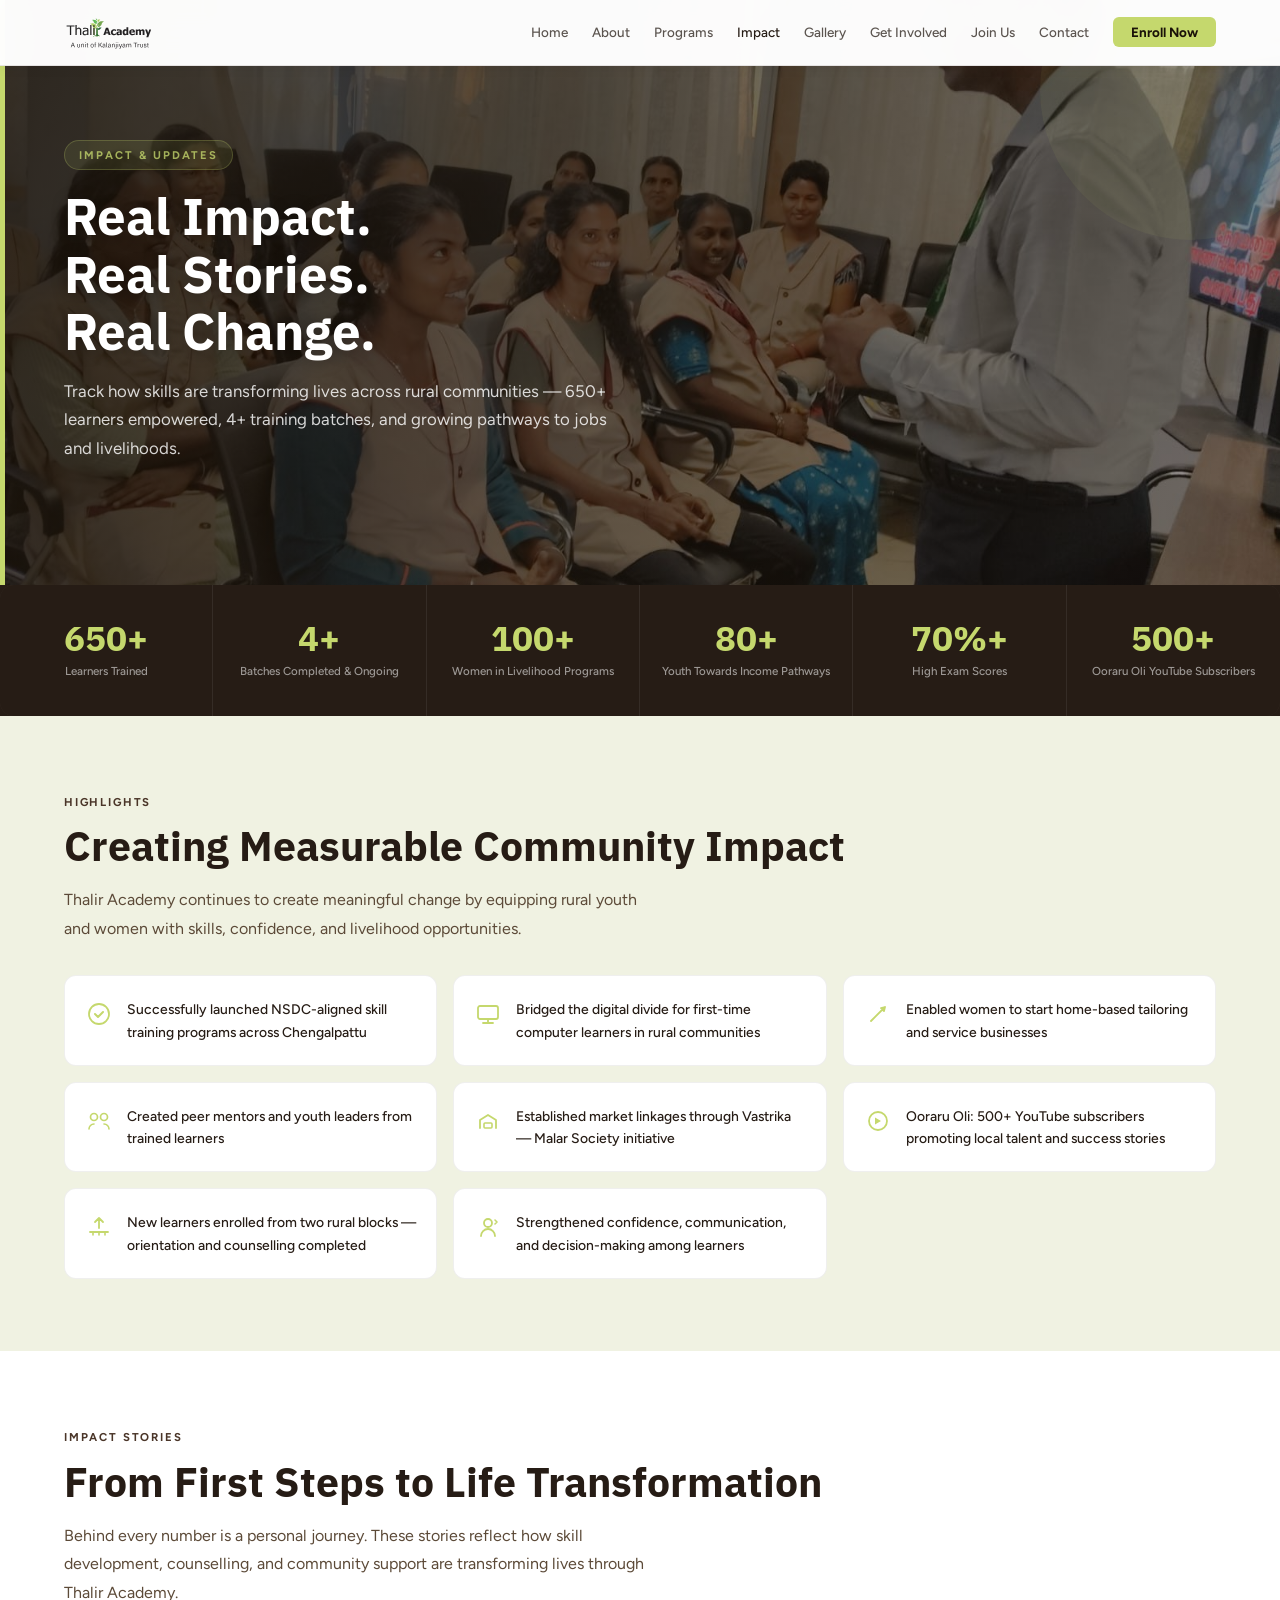
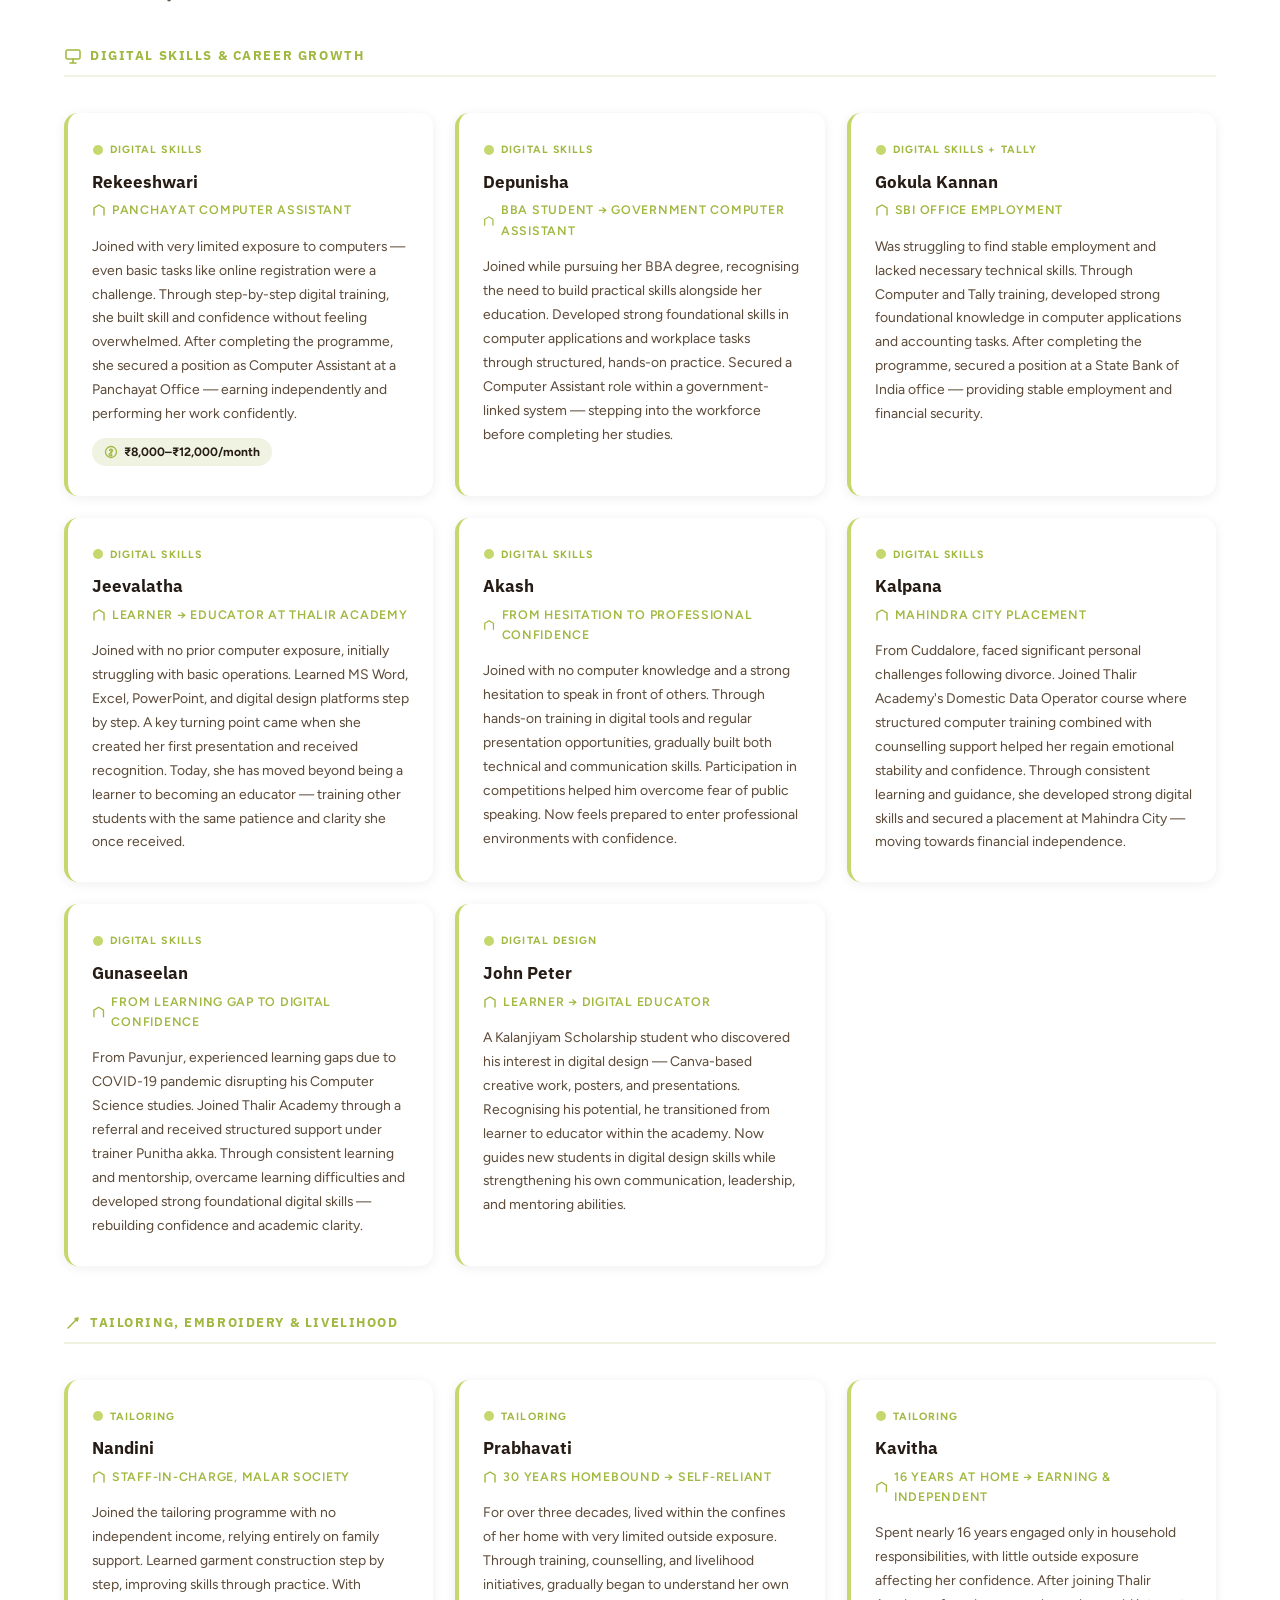
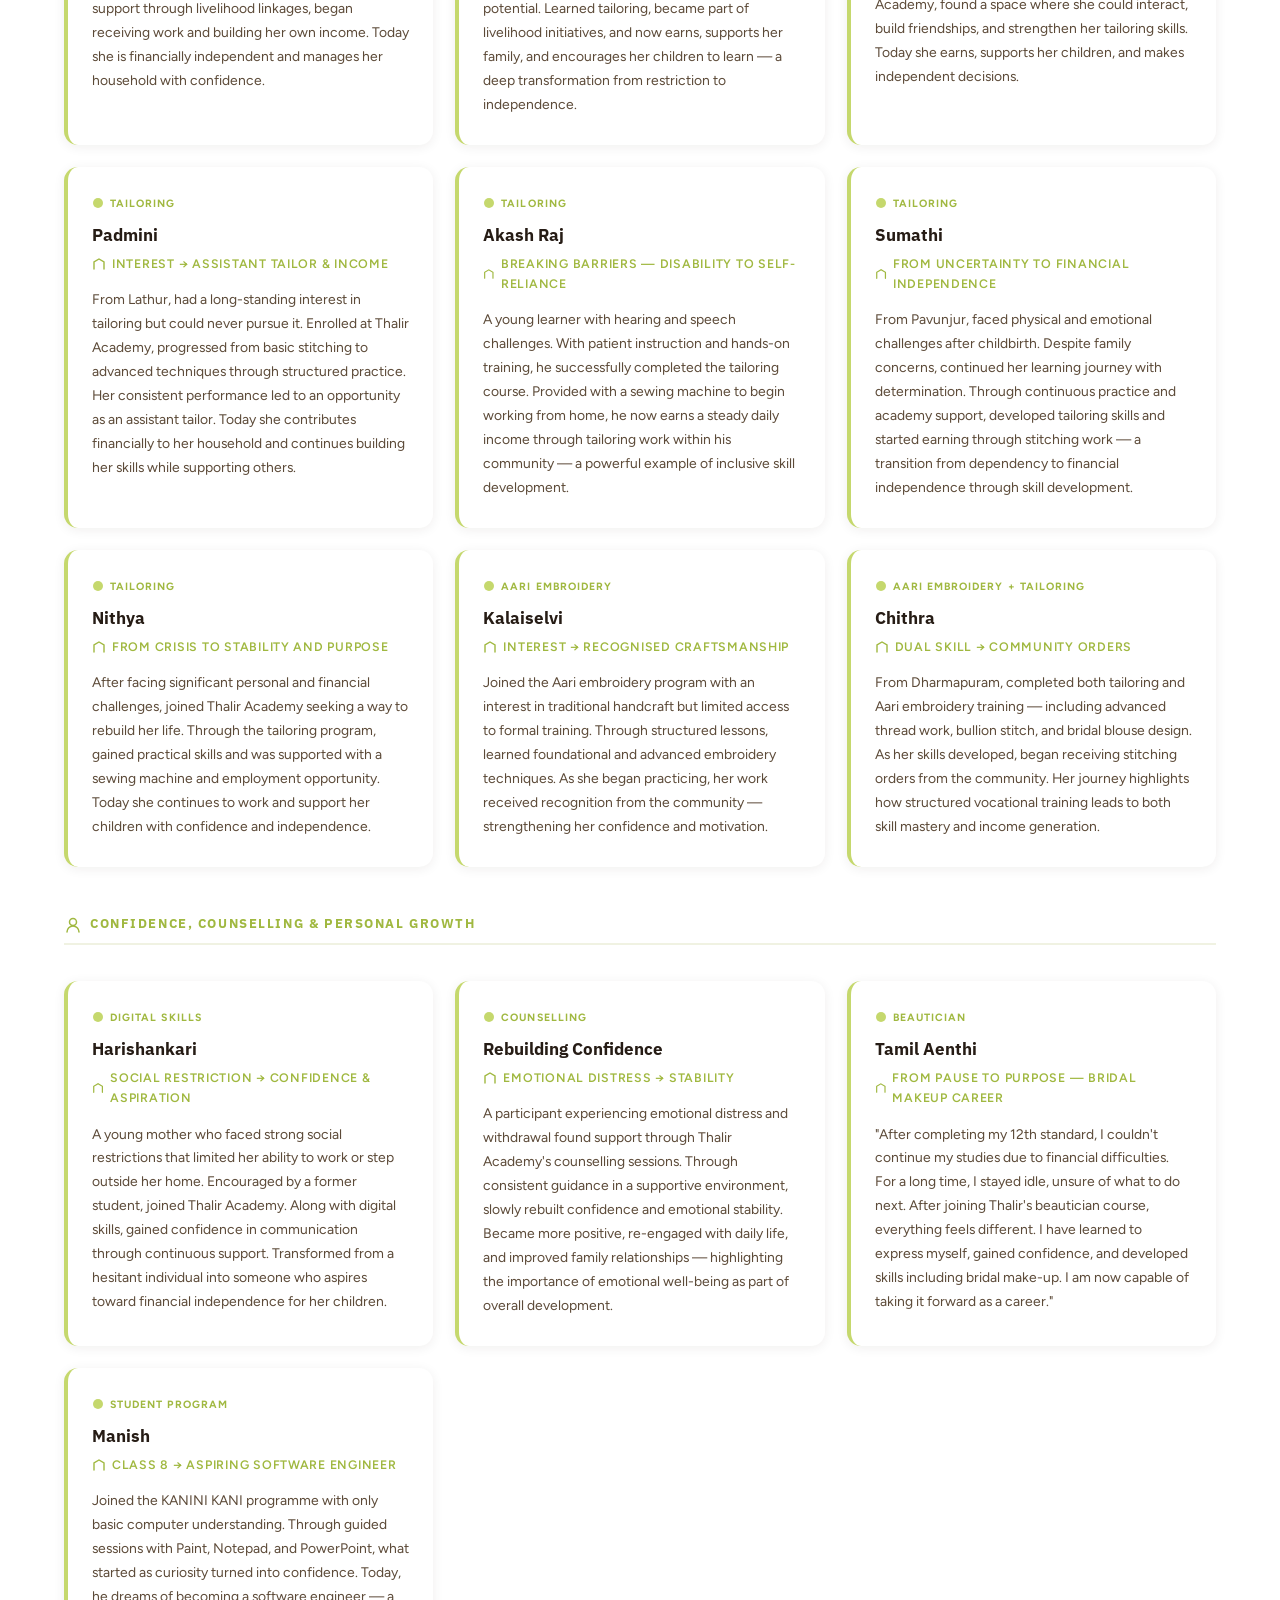
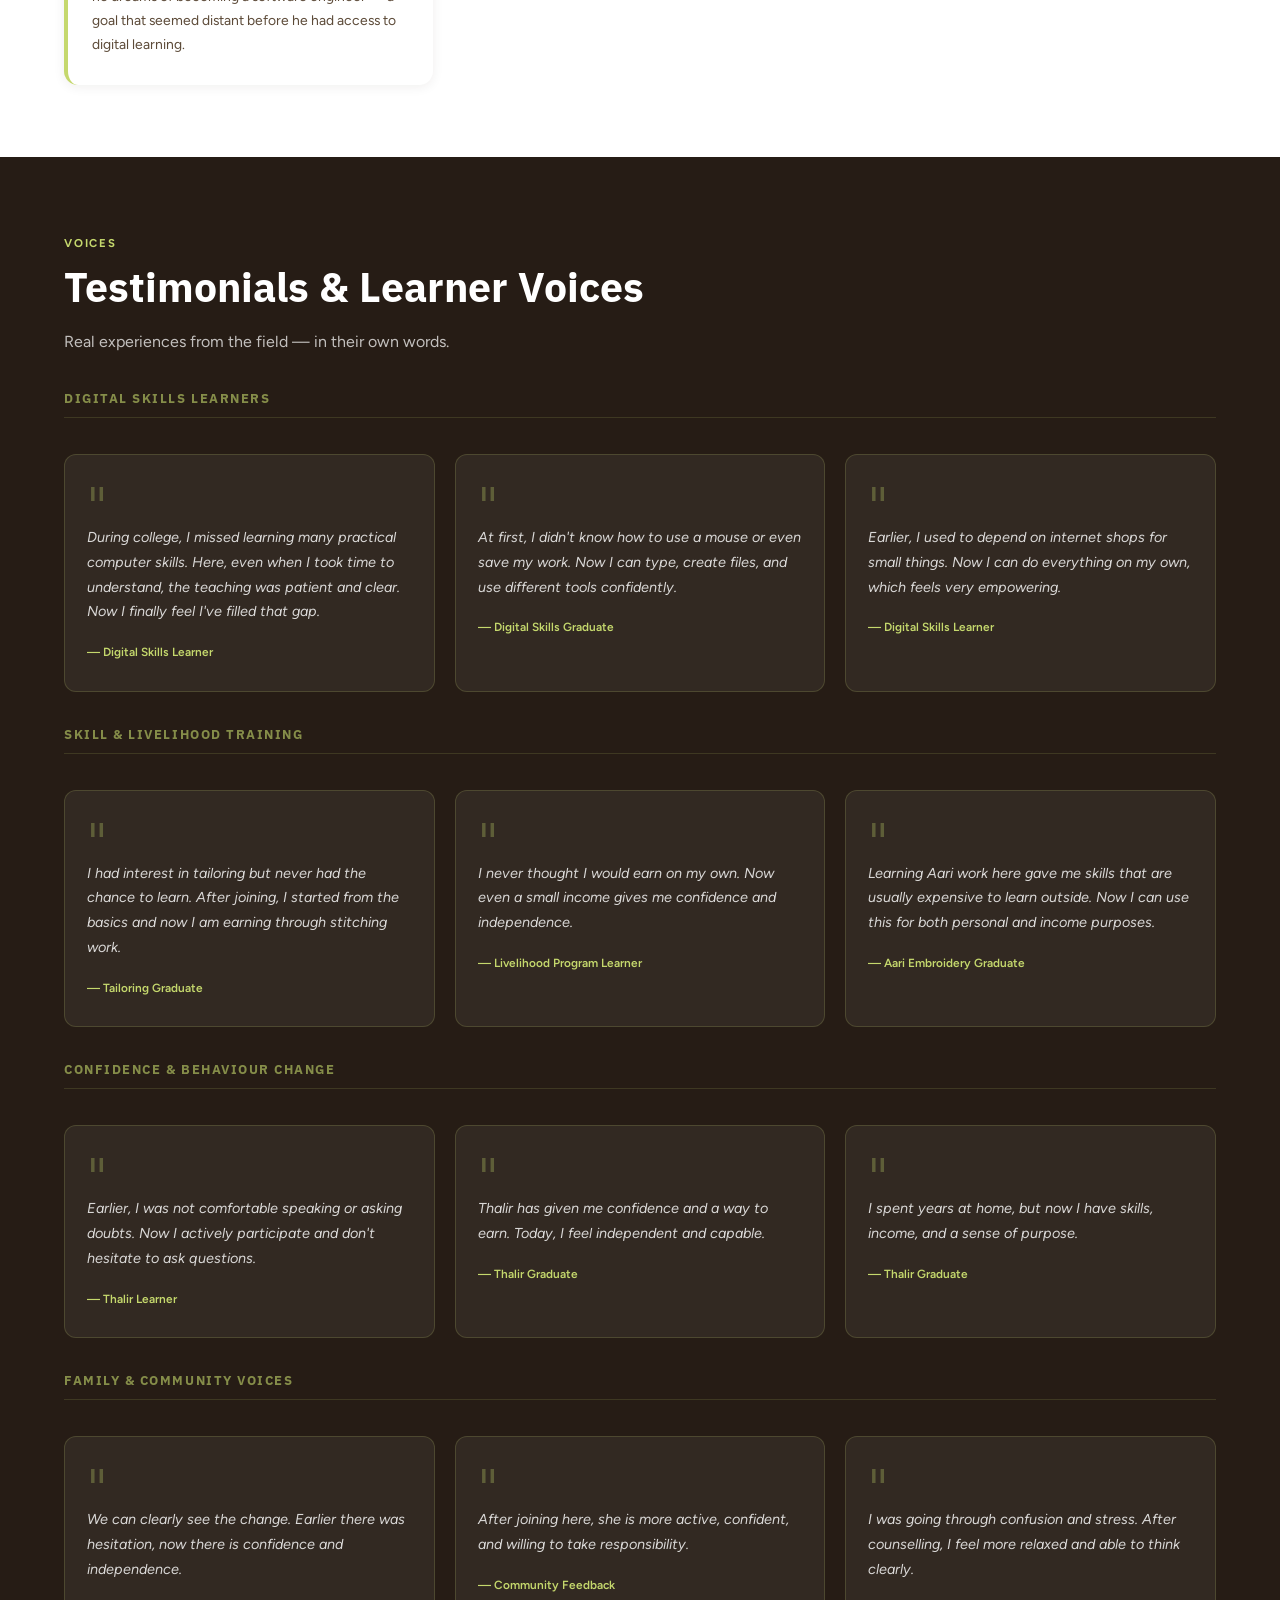
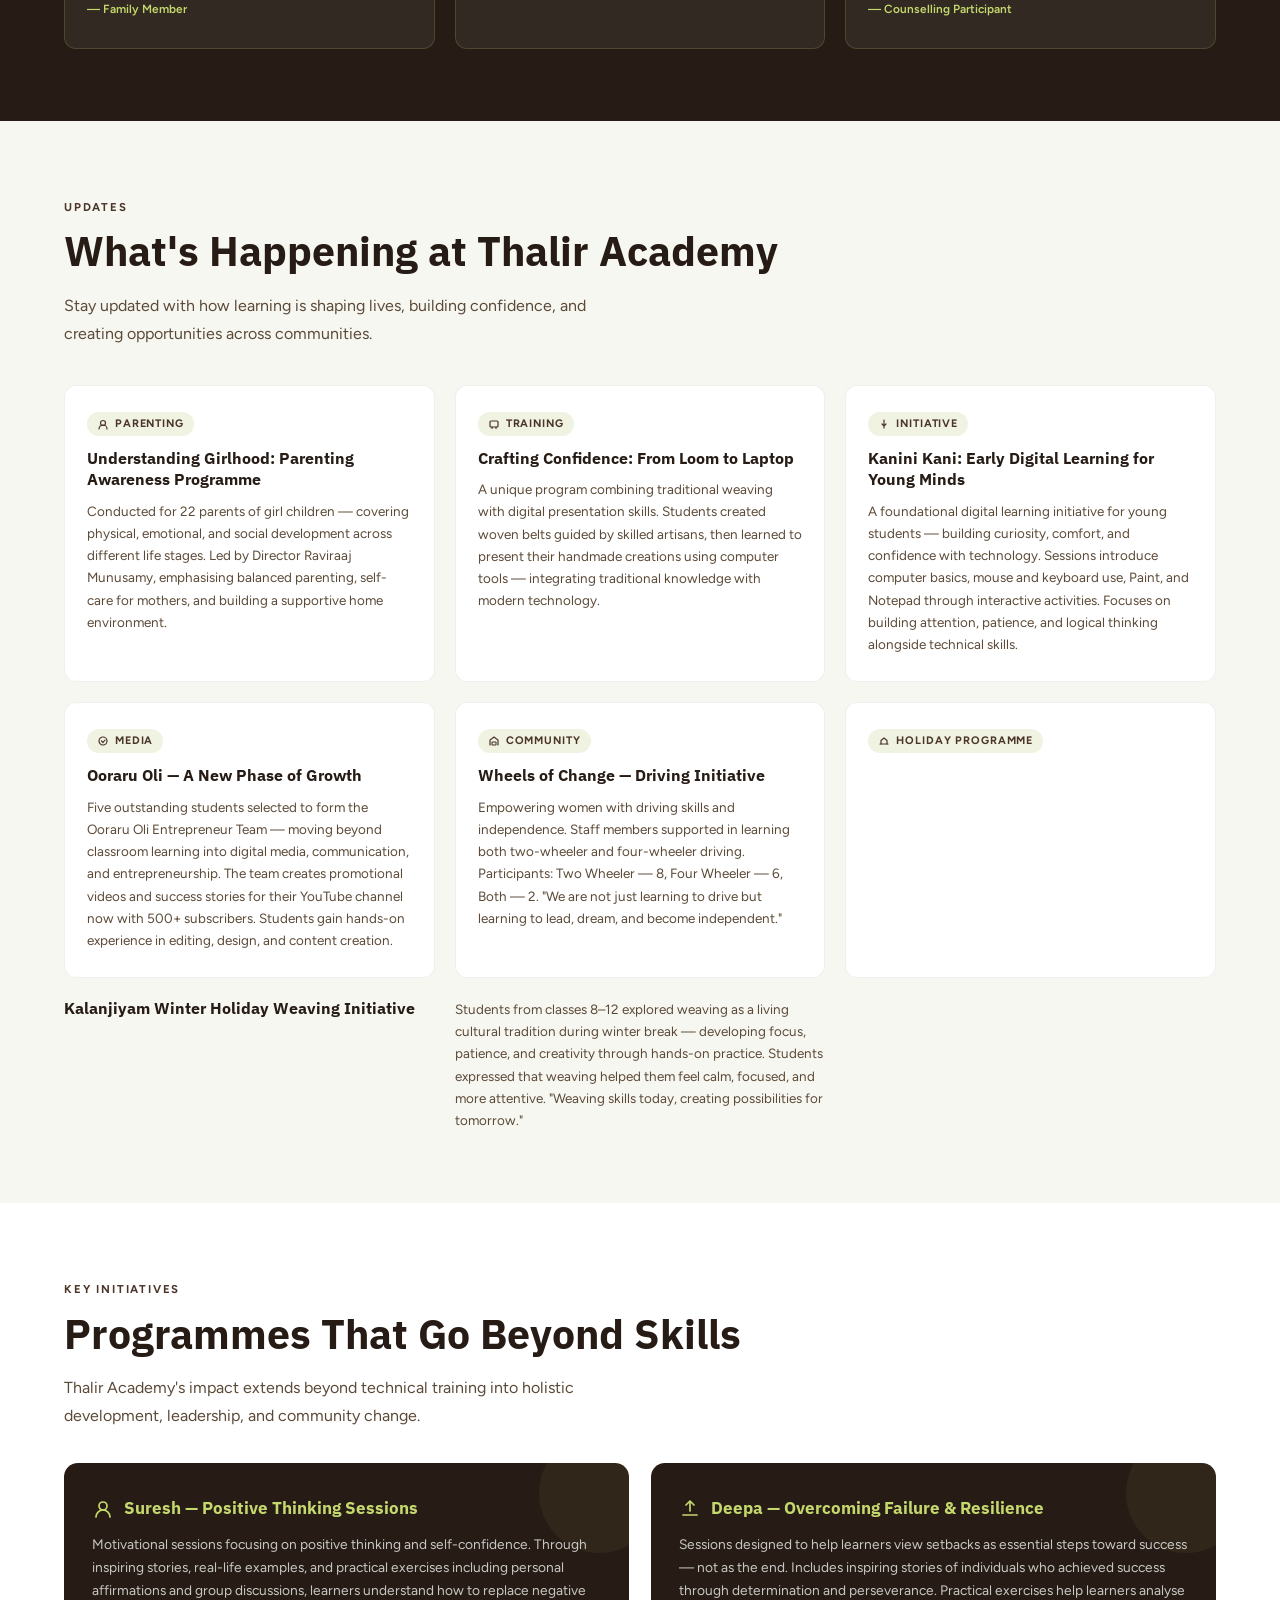
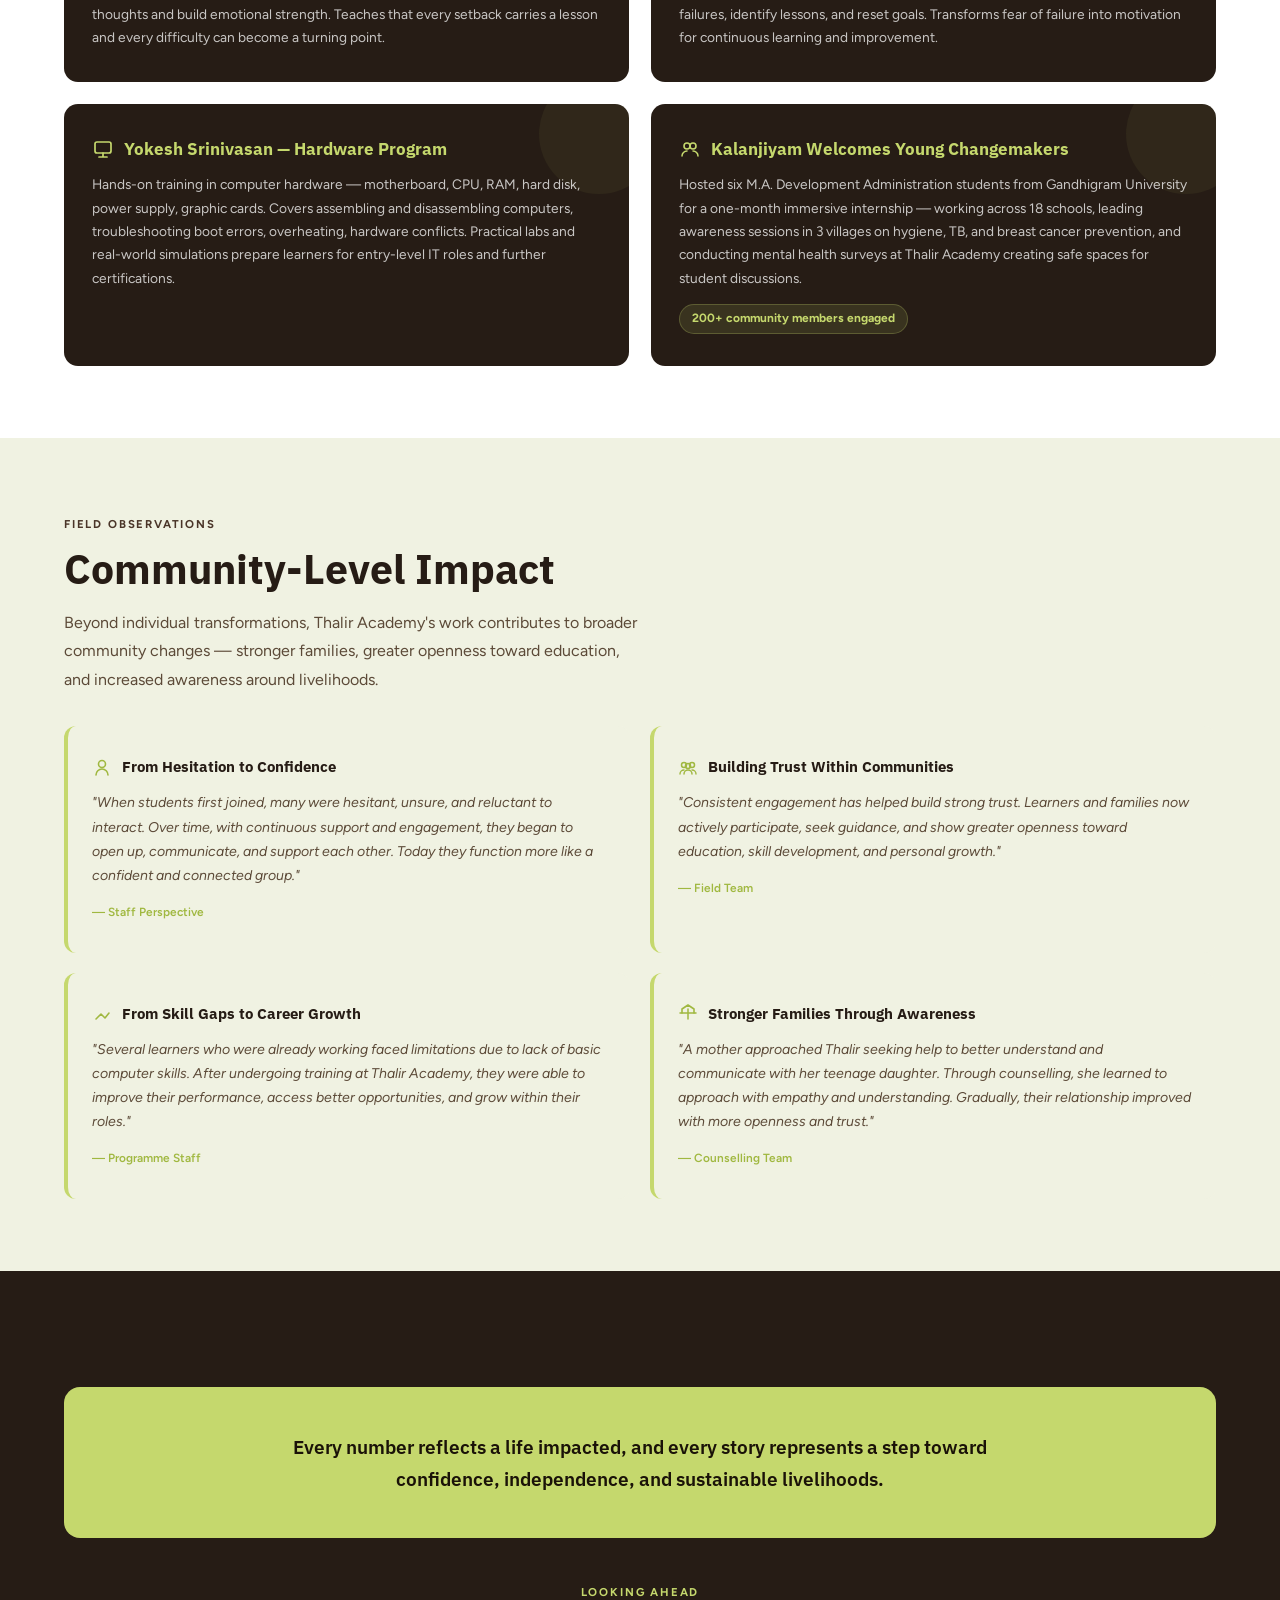
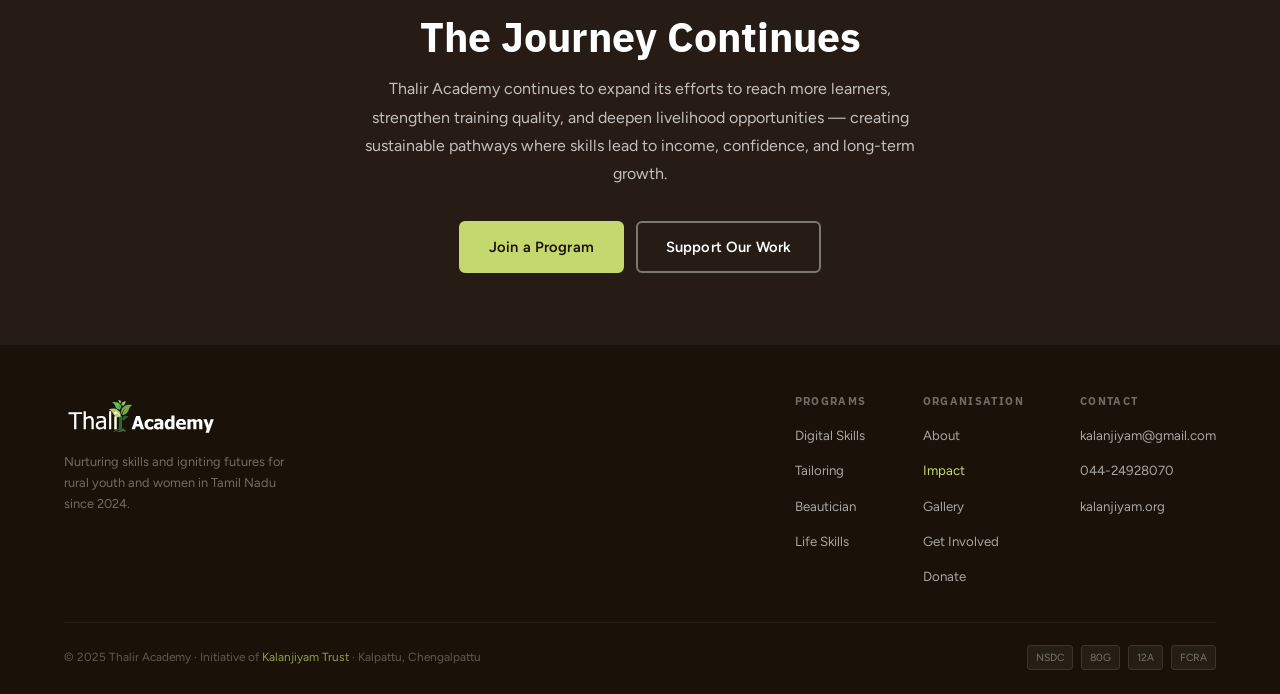
<file: pages/impacts.html>
<!DOCTYPE html>
<html lang="en">
<head>
<meta charset="UTF-8">
<meta name="viewport" content="width=device-width, initial-scale=1.0">
<title>Impact & Stories — Real Change. Real Lives. | Thalir Academy</title>
<meta name="description" content="650+ learners empowered — real stories of transformation through skill development, counselling, and livelihood support at Thalir Academy, Chengalpattu.">
<meta name="keywords" content="rural skill development India, skill training for rural youth, women empowerment through skills, livelihood training programs India, vocational training rural India, digital skills training for beginners, NGO skill development programs, community development initiatives India, women livelihood programs India, tailoring training for women, skill development NGO Tamil Nadu, rural employment training programs, self employment training India, income generation programs women, NSDC aligned training programs, skill india training centres rural, Thalir Academy impact stories">
<meta property="og:title" content="Impact & Stories | Thalir Academy">
<meta property="og:description" content="Real stories of transformation — 650+ lives changed through skill development, livelihood support, and community empowerment.">
<link rel="preconnect" href="https://fonts.googleapis.com">
<style>/* ============================================================
   THALIR ACADEMY — Earth & Lime Theme
   #C5D86D Lime Cream | #261C15 Coffee Bean | #F7F7F2 Porcelain | #E4E6C3 Beige
   Fonts: IBM Plex Sans (headings) + Figtree (body)
   ============================================================ */
@import url('https://fonts.googleapis.com/css2?family=IBM+Plex+Sans:ital,wght@0,300;0,400;0,500;0,600;0,700;1,400&family=Figtree:wght@300;400;500;600;700&family=Noto+Sans+Tamil:wght@400;600&display=swap');

/* ---- TOKENS ---- */
:root {
  --primary:      #261C15;
  --primary-mid:  #4a3528;
  --accent:       #C5D86D;
  --accent-dark:  #a0b840;
  --accent-light: #d8e88a;
  --bg:           #F7F7F2;
  --bg-alt:       #E4E6C3;
  --bg-pale:      #f0f2e2;
  --dark:         #1a1208;
  --text:         #261C15;
  --text-light:   #5c4a38;
  --white:        #ffffff;
  --radius:       6px;
  --radius-lg:    14px;
  --shadow-sm:    0 2px 8px rgba(38,28,21,.08);
  --shadow-md:    0 8px 28px rgba(38,28,21,.13);
  --shadow-lg:    0 18px 50px rgba(38,28,21,.18);
}

/* ---- RESET ---- */
*,*::before,*::after{box-sizing:border-box;margin:0;padding:0}
html{scroll-behavior:smooth}
body{font-family:'Figtree',sans-serif;background:var(--bg);color:var(--text);overflow-x:hidden;line-height:1.65}
img{max-width:100%;display:block}
a{text-decoration:none;color:inherit}
ul{list-style:none}
button{font-family:'Figtree',sans-serif;cursor:pointer}

/* ---- TYPE ---- */
h1,h2,h3,h4,h5{font-family:'IBM Plex Sans',sans-serif;line-height:1.2;color:var(--primary)}
.tamil{font-family:'Noto Sans Tamil',sans-serif}

/* ---- LAYOUT ---- */
.container{max-width:1180px;margin:0 auto;padding:0 5%}
section{padding:88px 5%}

/* ---- LABELS ---- */
.label{display:inline-block;font-size:.71rem;font-weight:700;letter-spacing:.16em;text-transform:uppercase;color:var(--primary-mid);margin-bottom:10px}
.label.light{color:var(--accent)}
.label.lime{color:var(--accent-dark)}

/* ---- SECTION TITLES ---- */
.section-title{font-size:clamp(1.9rem,3.2vw,2.7rem);font-weight:700;margin-bottom:16px}
.section-title.light{color:var(--white)}
.section-desc{font-size:1rem;line-height:1.78;color:var(--text-light);max-width:580px}
.section-desc.light{color:rgba(255,255,255,.72)}
.section-desc.wide{max-width:760px}

/* ---- BUTTONS ---- */
.btn{display:inline-block;padding:12px 28px;border-radius:var(--radius);font-family:'Figtree',sans-serif;font-weight:600;font-size:.92rem;transition:all .25s;border:2px solid transparent;letter-spacing:.01em}
.btn-primary{background:var(--accent);color:var(--dark);border-color:var(--accent)}
.btn-primary:hover{background:var(--accent-light);border-color:var(--accent-light);transform:translateY(-2px);box-shadow:var(--shadow-sm)}
.btn-dark{background:var(--primary);color:var(--white);border-color:var(--primary)}
.btn-dark:hover{background:var(--primary-mid);transform:translateY(-2px)}
.btn-outline-light{background:transparent;color:var(--white);border-color:rgba(255,255,255,.4)}
.btn-outline-light:hover{border-color:var(--white);background:rgba(255,255,255,.1);transform:translateY(-2px)}
.btn-outline-dark{background:transparent;color:var(--primary);border-color:var(--primary)}
.btn-outline-dark:hover{background:var(--primary);color:var(--white);transform:translateY(-2px)}
.btn-sm{padding:9px 20px;font-size:.83rem}
.btns{display:flex;gap:12px;flex-wrap:wrap;align-items:center}

/* ============================================================  NAV */
nav{position:fixed;top:0;left:0;right:0;z-index:200;background:rgba(255,255,255,.98);backdrop-filter:blur(14px);height:66px;padding:0 5%;display:flex;align-items:center;justify-content:space-between;border-bottom:1px solid rgba(38,28,21,.1);box-shadow:0 2px 12px rgba(38,28,21,.06)}
.nav-logo{display:flex;align-items:center;gap:11px}
.logo-mark{width:38px;height:38px;background:linear-gradient(135deg,var(--accent),var(--accent-dark));border-radius:50%;display:flex;align-items:center;justify-content:center;font-size:17px;flex-shrink:0}
.logo-text .main{font-family:'IBM Plex Sans',sans-serif;font-size:1.08rem;font-weight:700;color:var(--white);display:block;line-height:1}
.logo-text .sub{font-size:.58rem;color:rgba(197,216,109,.8);letter-spacing:.09em;text-transform:uppercase}
.nav-logo-img{height:36px;width:auto;display:block;object-fit:contain}
.footer-logo-img{height:44px;width:auto;display:block;object-fit:contain;margin-bottom:4px}
.nav-links{display:flex;align-items:center;gap:24px}
.nav-links a{color:rgba(38,28,21,.75);font-size:.84rem;font-weight:500;transition:color .2s;white-space:nowrap}
.nav-links a:hover,.nav-links a.active{color:var(--primary)}
.nav-cta{background:var(--accent)!important;color:var(--dark)!important;padding:7px 18px;border-radius:var(--radius);font-weight:700!important}
.nav-cta:hover{background:var(--accent-light)!important}
.nav-toggle{display:none;background:none;border:none;padding:4px}
.nav-toggle span{display:block;width:22px;height:2px;background:var(--primary);margin:5px 0;transition:all .3s;border-radius:2px}

/* ============================================================  HERO SLIDESHOW */
.hero{min-height:100vh;position:relative;display:flex;align-items:center;overflow:hidden;padding:80px 5% 0}
.hero-slides{position:absolute;inset:0;z-index:0}
.hero-slide{position:absolute;inset:0;background-size:cover;background-position:center;opacity:0;transition:opacity 1.2s ease}
.hero-slide.active{opacity:1;animation:kenBurns 8s ease forwards}
@keyframes kenBurns{from{transform:scale(1)}to{transform:scale(1.06)}}
.hero-overlay{position:absolute;inset:0;z-index:1;background:linear-gradient(140deg,rgba(38,28,21,.88) 0%,rgba(55,42,28,.60) 55%,rgba(28,20,14,.80) 100%)}
.hero-content{position:relative;z-index:3;max-width:640px;animation:fadeUp .85s ease both}
@keyframes fadeUp{from{opacity:0;transform:translateY(28px)}to{opacity:1;transform:translateY(0)}}
.hero-badge{display:inline-flex;align-items:center;gap:8px;background:rgba(197,216,109,.14);border:1px solid rgba(197,216,109,.3);color:var(--accent);padding:6px 14px;border-radius:100px;font-size:.73rem;font-weight:600;letter-spacing:.06em;text-transform:uppercase;margin-bottom:22px}
.hero-badge .pulse{width:6px;height:6px;background:var(--accent);border-radius:50%;animation:blink 2s infinite;flex-shrink:0}
@keyframes blink{0%,100%{opacity:1;transform:scale(1)}50%{opacity:.4;transform:scale(1.5)}}
.hero-tamil{font-size:.86rem;color:rgba(197,216,109,.72);margin-bottom:10px;display:block}
.hero h1{font-size:clamp(2.6rem,4.8vw,4.2rem);font-weight:700;color:var(--white);margin-bottom:18px}
.hero h1 em{font-style:italic;color:var(--accent)}
.hero-sub{font-size:1.02rem;line-height:1.78;color:rgba(255,255,255,.72);margin-bottom:34px;max-width:510px}
.hero-dots{position:absolute;bottom:30px;left:50%;transform:translateX(-50%);z-index:3;display:flex;gap:9px}
.dot{width:9px;height:9px;border-radius:50%;background:rgba(255,255,255,.3);border:none;transition:all .3s;padding:0}
.dot.active{background:var(--accent);transform:scale(1.35)}

/* ============================================================  TRUST STRIP */
.trust-strip{background:var(--accent);padding:13px 5%;display:flex;align-items:center;justify-content:center;flex-wrap:wrap}
.trust-item{display:flex;align-items:center;gap:9px;padding:7px 26px;border-right:1px solid rgba(0,0,0,.13)}
.trust-item:last-child{border-right:none}
.trust-icon{font-size:1.15rem}
.trust-text{font-size:.8rem;font-weight:700;color:var(--dark);line-height:1.3}
.trust-text span{display:block;font-weight:400;font-size:.68rem;opacity:.65}

/* ============================================================  PAGE HERO (inner pages) */
.page-hero{background:var(--primary);padding:120px 5% 72px;position:relative;overflow:hidden}
.page-hero::after{content:'';position:absolute;top:-60px;right:-60px;width:300px;height:300px;background:rgba(197,216,109,.06);border-radius:50%}
.page-hero-label{display:inline-block;font-size:.7rem;font-weight:700;letter-spacing:.15em;text-transform:uppercase;color:var(--accent);opacity:.8;margin-bottom:14px}
.page-hero h1{font-size:clamp(2.2rem,4vw,3.2rem);font-weight:700;color:var(--white);margin-bottom:16px;max-width:700px}
.page-hero p{font-size:1.02rem;color:rgba(255,255,255,.7);max-width:600px;line-height:1.75;margin-bottom:28px}

/* ============================================================  CARDS */
.card{background:var(--white);border-radius:var(--radius-lg);padding:28px 24px;border:1px solid rgba(0,0,0,.05);transition:all .3s;position:relative;overflow:hidden}
.card:hover{transform:translateY(-4px);box-shadow:var(--shadow-md)}
.card-line::after{content:'';position:absolute;bottom:0;left:0;right:0;height:3px;background:linear-gradient(90deg,var(--primary),var(--accent));transform:scaleX(0);transform-origin:left;transition:transform .3s}
.card-line:hover::after{transform:scaleX(1)}

/* ============================================================  GRID UTILS */
.grid-2{display:grid;grid-template-columns:1fr 1fr;gap:28px}
.grid-3{display:grid;grid-template-columns:repeat(3,1fr);gap:22px}
.grid-4{display:grid;grid-template-columns:repeat(4,1fr);gap:22px}
.grid-auto{display:grid;grid-template-columns:repeat(auto-fill,minmax(280px,1fr));gap:22px}

/* ============================================================  COUNTER */
.counter{display:inline-block}
.counter.pop{animation:cPop .15s ease}
@keyframes cPop{0%{transform:scale(1)}50%{transform:scale(1.13);color:var(--accent)}100%{transform:scale(1)}}

/* ============================================================  FORMS */
.form-group{margin-bottom:20px}
.form-group label{display:block;font-size:.84rem;font-weight:600;margin-bottom:7px;color:var(--primary)}
.form-group input,.form-group select,.form-group textarea{width:100%;padding:11px 14px;border:1.5px solid rgba(38,28,21,.18);border-radius:var(--radius);font-family:'Figtree',sans-serif;font-size:.9rem;color:var(--text);background:var(--white);transition:border-color .2s;outline:none}
.form-group input:focus,.form-group select:focus,.form-group textarea:focus{border-color:var(--accent-dark)}
.form-group textarea{resize:vertical;min-height:110px}
.form-row{display:grid;grid-template-columns:1fr 1fr;gap:16px}
.checkbox-group{display:flex;align-items:flex-start;gap:10px;margin-top:4px}
.checkbox-group input[type=checkbox]{width:16px;height:16px;margin-top:3px;accent-color:var(--accent-dark);flex-shrink:0}
.checkbox-group label{font-size:.84rem;color:var(--text-light)}
.form-success{display:none;background:var(--bg-pale);border:1.5px solid var(--accent-dark);border-radius:var(--radius);padding:20px 24px;text-align:center}
.form-success.show{display:block}
.form-success h4{font-size:1.1rem;color:var(--primary);margin-bottom:8px}
.form-success p{font-size:.9rem;color:var(--text-light)}
.form-section-title{font-family:'IBM Plex Sans',sans-serif;font-size:1rem;font-weight:700;color:var(--primary);margin:24px 0 14px;padding-bottom:8px;border-bottom:1.5px solid var(--bg-alt)}

/* ============================================================  FAQ */
.faq-item{border-bottom:1px solid rgba(38,28,21,.1);padding:18px 0}
.faq-q{display:flex;justify-content:space-between;align-items:center;cursor:pointer;font-weight:600;font-size:.95rem;gap:16px}
.faq-q:hover{color:var(--primary-mid)}
.faq-icon{flex-shrink:0;width:22px;height:22px;background:var(--bg-pale);border-radius:50%;display:flex;align-items:center;justify-content:center;font-size:.75rem;transition:transform .3s}
.faq-item.open .faq-icon{transform:rotate(45deg)}
.faq-a{max-height:0;overflow:hidden;transition:max-height .35s ease,padding .35s}
.faq-item.open .faq-a{max-height:400px;padding-top:12px}
.faq-a p{font-size:.9rem;line-height:1.7;color:var(--text-light)}

/* ============================================================  TABS */
.tabs{display:flex;gap:8px;flex-wrap:wrap;margin-bottom:32px}
.tab-btn{padding:8px 20px;border-radius:100px;border:1.5px solid rgba(38,28,21,.15);background:transparent;font-size:.82rem;font-weight:600;color:var(--text-light);transition:all .2s}
.tab-btn.active,.tab-btn:hover{background:var(--primary);color:var(--white);border-color:var(--primary)}
.tab-pane{display:none}
.tab-pane.active{display:block}

/* ============================================================  TIMELINE */
.timeline{position:relative;padding-left:32px}
.timeline::before{content:'';position:absolute;left:8px;top:0;bottom:0;width:2px;background:var(--bg-alt)}
.timeline-item{position:relative;margin-bottom:30px}
.timeline-item::before{content:'';position:absolute;left:-28px;top:5px;width:14px;height:14px;border-radius:50%;background:var(--accent);border:3px solid var(--white);box-shadow:0 0 0 2px var(--accent-dark)}
.timeline-year{font-size:.75rem;font-weight:700;letter-spacing:.1em;color:var(--accent-dark);text-transform:uppercase;margin-bottom:4px}
.timeline-content h4{font-size:1rem;font-weight:700;margin-bottom:6px}
.timeline-content p{font-size:.87rem;color:var(--text-light);line-height:1.6}

/* ============================================================  STATS BAND */
.stats-band{background:var(--primary);padding:60px 5%}
.stats-grid{display:grid;grid-template-columns:repeat(auto-fill,minmax(160px,1fr));gap:2px;background:rgba(255,255,255,.08);border-radius:var(--radius-lg);overflow:hidden}
.stat-item{background:var(--primary);padding:36px 20px;text-align:center;transition:background .2s}
.stat-item:hover{background:var(--primary-mid)}
.stat-num{font-family:'IBM Plex Sans',sans-serif;font-size:2.5rem;font-weight:900;color:var(--accent);line-height:1;display:block}
.stat-label{font-size:.76rem;color:rgba(255,255,255,.65);margin-top:8px;line-height:1.4}

/* ============================================================  PATHWAY */
.pathway-row{display:flex;align-items:center;justify-content:center;flex-wrap:wrap;gap:0;max-width:900px;margin:0 auto}
.pathway-step{display:flex;flex-direction:column;align-items:center;gap:10px;padding:22px 16px;min-width:120px}
.pathway-num{width:52px;height:52px;background:rgba(197,216,109,.1);border:2px solid rgba(197,216,109,.3);border-radius:50%;display:flex;align-items:center;justify-content:center;font-size:1.2rem;transition:all .3s}
.pathway-step:hover .pathway-num{background:rgba(197,216,109,.22);border-color:var(--accent);transform:scale(1.1)}
.pathway-label{font-size:.77rem;font-weight:600;color:var(--white);text-align:center;line-height:1.3}
.pathway-arrow{color:rgba(197,216,109,.38);font-size:1.3rem;flex-shrink:0}

/* ============================================================  FOOTER */
footer{background:var(--dark);padding:50px 5% 24px}
.footer-top{display:flex;align-items:flex-start;justify-content:space-between;flex-wrap:wrap;gap:44px;padding-bottom:32px;border-bottom:1px solid rgba(255,255,255,.07);margin-bottom:22px}
.footer-tagline{font-size:.8rem;color:rgba(255,255,255,.38);margin-top:12px;max-width:240px;line-height:1.65}
.footer-links{display:flex;gap:56px;flex-wrap:wrap}
.footer-col h4{color:rgba(255,255,255,.38);font-size:.66rem;text-transform:uppercase;letter-spacing:.13em;margin-bottom:14px}
.footer-col ul{display:flex;flex-direction:column;gap:9px}
.footer-col ul a{color:rgba(255,255,255,.62);font-size:.83rem;transition:color .2s}
.footer-col ul a:hover{color:var(--accent)}
.footer-bottom{display:flex;align-items:center;justify-content:space-between;flex-wrap:wrap;gap:12px}
.footer-bottom p{font-size:.74rem;color:rgba(255,255,255,.3)}
.footer-bottom a{color:rgba(197,216,109,.7)}
.reg-badges{display:flex;gap:8px;flex-wrap:wrap}
.reg-badge{font-size:.65rem;background:rgba(255,255,255,.05);border:1px solid rgba(255,255,255,.1);color:rgba(255,255,255,.38);padding:3px 8px;border-radius:4px}

/* ============================================================  REVEAL */
.reveal{opacity:0;transform:translateY(22px);transition:opacity .6s ease,transform .6s ease}
.reveal.visible{opacity:1;transform:translateY(0)}

/* ============================================================  CHIPS */
.chip{display:inline-block;font-size:.72rem;font-weight:700;letter-spacing:.04em;text-transform:uppercase;color:var(--primary-mid);background:var(--bg-pale);padding:4px 10px;border-radius:100px}
.chip.accent{color:var(--dark);background:var(--accent)}
.chip.dark{color:var(--accent);background:rgba(197,216,109,.15);border:1px solid rgba(197,216,109,.25)}

/* ============================================================  STORY CARDS */
.story-card{background:var(--white);border-radius:var(--radius-lg);padding:30px 26px;border-left:4px solid var(--accent);box-shadow:var(--shadow-sm)}
.story-name{font-family:'IBM Plex Sans',sans-serif;font-size:1.05rem;font-weight:700;margin-bottom:4px}
.story-role{font-size:.77rem;color:var(--accent-dark);font-weight:600;text-transform:uppercase;letter-spacing:.06em;margin-bottom:14px}
.story-text{font-size:.89rem;color:var(--text-light);line-height:1.72}

/* ============================================================  RESPONSIVE */
@media(max-width:900px){
  .grid-2,.grid-3,.grid-4{grid-template-columns:1fr}
  .form-row{grid-template-columns:1fr}
  .footer-links{gap:28px}
  .nav-links{display:none}
  .nav-links.open{display:flex;flex-direction:column;position:absolute;top:66px;left:0;right:0;background:rgba(255,255,255,.98);padding:20px 5%;gap:16px;border-bottom:1px solid rgba(38,28,21,.1);box-shadow:0 8px 20px rgba(38,28,21,.08)}
  .nav-toggle{display:block}
  .pathway-arrow{display:none}
  .trust-item{padding:7px 14px}
  .stats-grid{grid-template-columns:1fr 1fr}
}
@media(max-width:560px){
  section{padding:64px 5%}
  .stats-grid{grid-template-columns:1fr 1fr}
}

/* ============================================================
   DONOR STRIP
   ============================================================ */
.donor-strip {
  background: var(--accent);
  padding: 48px 0 44px;
  overflow: hidden;
}
.donor-strip-header {
  text-align: center;
  margin-bottom: 36px;
  padding: 0 5%;
}
.donor-strip-header .ds-label {
  display: block;
  font-family: 'Figtree', sans-serif;
  font-size: .71rem; font-weight: 700;
  letter-spacing: .16em; text-transform: uppercase;
  color: rgba(38,28,21,.6); margin-bottom: 8px;
}
.donor-strip-header h2 {
  font-family: 'IBM Plex Sans', sans-serif;
  font-size: 1.55rem; font-weight: 700; color: var(--dark);
}
.slider-wrap { width: 100%; overflow: hidden; position: relative; }
.slider-wrap::before,
.slider-wrap::after {
  content: ''; position: absolute; top: 0; bottom: 0;
  width: 160px; z-index: 2; pointer-events: none;
}
.slider-wrap::before { left: 0; background: linear-gradient(to right, var(--accent), transparent); }
.slider-wrap::after  { right: 0; background: linear-gradient(to left,  var(--accent), transparent); }
.slider-inner {
  display: flex; align-items: center;
  width: max-content;
  animation: ticker 24s linear infinite;
}
.slider-inner:hover { animation-play-state: paused; }
@keyframes ticker {
  from { transform: translateX(0); }
  to   { transform: translateX(-50%); }
}
.donor-item {
  display: flex; align-items: center; justify-content: center;
  padding: 12px 64px;
  border-right: 1px solid rgba(38,28,21,.12);
}
.donor-item:last-child { border-right: none; }
.donor-item img {
  height: 70px; width: auto; max-width: 200px; object-fit: contain;
  transition: transform .3s, filter .3s;
  filter: drop-shadow(0 1px 2px rgba(0,0,0,.07));
}
.donor-item:hover img { transform: scale(1.07); filter: drop-shadow(0 2px 6px rgba(0,0,0,.15)); }

/* ── PHOTO HERO ── */
.page-hero {
  position: relative; min-height: 540px;
  display: flex; align-items: center;
  padding: 140px 5% 90px; overflow: hidden;
}
.page-hero-bg {
  position: absolute; inset: 0; z-index: 0;
  background-size: cover; background-position: center 35%;
}
.page-hero-bg::after {
  content: ''; position: absolute; inset: 0;
  background: linear-gradient(110deg,
    rgba(26,18,8,.88) 0%,
    rgba(26,18,8,.68) 50%,
    rgba(26,18,8,.45) 100%);
}
.page-hero-bg::before {
  content: ''; position: absolute;
  top: 0; bottom: 0; left: 0;
  width: 5px; background: #C5D86D; z-index: 2;
}
.page-hero-content { position: relative; z-index: 2; max-width: 680px; }
.page-hero-label {
  display: inline-block; font-size: .7rem; font-weight: 700;
  letter-spacing: .18em; text-transform: uppercase;
  color: #C5D86D; background: rgba(197,216,109,.12);
  border: 1px solid rgba(197,216,109,.3);
  padding: 5px 14px; border-radius: 100px; margin-bottom: 18px;
}
.page-hero h1 {
  font-family: 'IBM Plex Sans', sans-serif;
  font-size: clamp(2.2rem, 4vw, 3.4rem); font-weight: 700;
  color: #fff; line-height: 1.12; margin-bottom: 16px;
  text-shadow: 0 2px 16px rgba(0,0,0,.35);
}
.page-hero p {
  font-size: 1.05rem; color: rgba(255,255,255,.82);
  line-height: 1.72; margin-bottom: 32px; max-width: 560px;
}
/* Photo section styles */
.photo-section-img {
  width: 100%; border-radius: 14px; object-fit: cover;
  box-shadow: 0 12px 40px rgba(38,28,21,.18);
  display: block;
}
.why-grid {
  display: grid; grid-template-columns: repeat(4, 1fr); gap: 18px; margin-top: 32px;
}
.why-card {
  background: white; border-radius: 12px; padding: 24px 18px; text-align: center;
  border: 1px solid rgba(0,0,0,.06); border-top: 3px solid #C5D86D;
  box-shadow: 0 2px 12px rgba(38,28,21,.07);
}
.why-icon { margin-bottom: 14px; display:flex; justify-content:center; }
.why-card p { font-size: .84rem; color: #5c4a38; line-height: 1.55; }
.core-values {
  display: grid; grid-template-columns: repeat(5, 1fr); gap: 16px; margin-top: 32px;
}
.cv-item {
  background: rgba(197,216,109,.12); border: 1px solid rgba(197,216,109,.25);
  border-radius: 10px; padding: 20px 14px; text-align: center;
}
.cv-item .cv-icon { font-size: 1.6rem; margin-bottom: 8px; }
.cv-item .cv-label { font-size: .78rem; font-weight: 700; color: #261C15; text-transform: uppercase; letter-spacing: .06em; }
@media(max-width:900px) {
  .why-grid { grid-template-columns: 1fr 1fr; }
  .core-values { grid-template-columns: 1fr 1fr; }
}
@media(max-width:560px) {
  .why-grid, .core-values { grid-template-columns: 1fr; }
}
</style>
<style>
/* ── PHOTO HERO ── */
.page-hero{position:relative;min-height:500px;display:flex;align-items:center;padding:140px 5% 90px;overflow:hidden}
.page-hero-bg{position:absolute;inset:0;background-size:cover;background-position:center 35%}
.page-hero-bg::after{content:'';position:absolute;inset:0;background:linear-gradient(110deg,rgba(26,18,8,.88) 0%,rgba(26,18,8,.65) 50%,rgba(26,18,8,.42) 100%)}
.page-hero-bg::before{content:'';position:absolute;top:0;bottom:0;left:0;width:5px;background:#C5D86D;z-index:2}
.page-hero-content{position:relative;z-index:2;max-width:680px}
.page-hero-label{display:inline-block;font-size:.7rem;font-weight:700;letter-spacing:.18em;text-transform:uppercase;color:#C5D86D;background:rgba(197,216,109,.12);border:1px solid rgba(197,216,109,.3);padding:5px 14px;border-radius:100px;margin-bottom:18px}
.page-hero h1{font-family:'IBM Plex Sans',sans-serif;font-size:clamp(2.2rem,4vw,3.4rem);font-weight:700;color:#fff;line-height:1.12;margin-bottom:16px;text-shadow:0 2px 16px rgba(0,0,0,.3)}
.page-hero p{font-size:1.05rem;color:rgba(255,255,255,.82);max-width:560px;line-height:1.72}

/* ── STATS BAND ── */
.stats-band{background:#261C15;padding:0}
.stats-grid{display:grid;grid-template-columns:repeat(6,1fr);gap:0}
.stat-item{padding:36px 20px;text-align:center;border-right:1px solid rgba(255,255,255,.07);transition:background .2s}
.stat-item:last-child{border-right:none}
.stat-item:hover{background:rgba(255,255,255,.04)}
.stat-num{font-family:'IBM Plex Sans',sans-serif;font-size:2.2rem;font-weight:900;color:#C5D86D;line-height:1;display:block}
.stat-label{font-size:.72rem;color:rgba(255,255,255,.55);margin-top:7px;line-height:1.4;font-weight:500}

/* ── ACHIEVEMENTS ── */
.ach-grid{display:grid;grid-template-columns:repeat(auto-fill,minmax(280px,1fr));gap:16px;margin-top:32px}
.ach-card{background:white;border-radius:12px;padding:22px 20px;border:1px solid rgba(38,28,21,.07);display:flex;align-items:flex-start;gap:14px;transition:all .25s}
.ach-card:hover{transform:translateY(-3px);box-shadow:0 10px 28px rgba(38,28,21,.1)}
.ach-icon{flex-shrink:0;margin-top:2px}
.ach-text{font-size:.87rem;color:#261C15;line-height:1.6;font-weight:500}

/* ── STORY CARDS ── */
.stories-grid{display:grid;grid-template-columns:repeat(auto-fill,minmax(320px,1fr));gap:22px;margin-top:36px}
.story-card{background:white;border-radius:14px;padding:28px 24px;border-left:4px solid #C5D86D;box-shadow:0 2px 12px rgba(38,28,21,.07);transition:all .3s;position:relative}
.story-card:hover{transform:translateY(-4px);box-shadow:0 12px 36px rgba(38,28,21,.14)}
.story-cat{font-size:.66rem;font-weight:700;letter-spacing:.1em;text-transform:uppercase;color:#a0b840;margin-bottom:10px;display:flex;align-items:center;gap:6px}
.story-name{font-family:'IBM Plex Sans',sans-serif;font-size:1.05rem;font-weight:700;color:#261C15;margin-bottom:4px}
.story-role{font-size:.77rem;color:#a0b840;font-weight:600;text-transform:uppercase;letter-spacing:.06em;margin-bottom:14px;display:flex;align-items:center;gap:6px}
.story-text{font-size:.87rem;color:#5c4a38;line-height:1.72}
.story-income{display:inline-flex;align-items:center;gap:6px;margin-top:12px;background:#f0f2e2;border-radius:100px;padding:4px 12px;font-size:.76rem;font-weight:700;color:#261C15}

/* ── TESTIMONIALS ── */
.testi-grid{display:grid;grid-template-columns:repeat(auto-fill,minmax(280px,1fr));gap:20px;margin-top:36px}
.testi-card{background:rgba(255,255,255,.06);border:1px solid rgba(197,216,109,.18);border-radius:12px;padding:26px 22px;transition:background .25s}
.testi-card:hover{background:rgba(255,255,255,.1)}
.testi-mark{font-family:'IBM Plex Sans',sans-serif;font-size:3rem;line-height:1;color:#C5D86D;opacity:.3;margin-bottom:-4px}
.testi-text{font-size:.9rem;color:rgba(255,255,255,.82);font-style:italic;line-height:1.72;margin-bottom:14px}
.testi-author{font-size:.74rem;color:#C5D86D;font-weight:600}

/* ── TESTI CATEGORIES ── */
.testi-section-title{font-family:'IBM Plex Sans',sans-serif;font-size:.8rem;font-weight:700;letter-spacing:.12em;text-transform:uppercase;color:rgba(197,216,109,.6);margin:32px 0 14px;padding-bottom:8px;border-bottom:1px solid rgba(197,216,109,.15)}

/* ── UPDATES ── */
.updates-grid{display:grid;grid-template-columns:repeat(auto-fill,minmax(280px,1fr));gap:20px;margin-top:32px}
.update-card{background:white;border-radius:12px;padding:26px 22px;border:1px solid rgba(38,28,21,.07);transition:all .25s}
.update-card:hover{transform:translateY(-3px);box-shadow:0 10px 28px rgba(38,28,21,.1)}
.update-tag{display:inline-flex;align-items:center;gap:6px;font-size:.68rem;font-weight:700;text-transform:uppercase;letter-spacing:.08em;color:#4a3528;background:#f0f2e2;padding:3px 10px;border-radius:100px;margin-bottom:12px}
.update-title{font-family:'IBM Plex Sans',sans-serif;font-size:.97rem;font-weight:700;color:#261C15;margin-bottom:9px;line-height:1.4}
.update-text{font-size:.84rem;color:#5c4a38;line-height:1.65}

/* ── FIELD OBSERVATIONS ── */
.obs-grid{display:grid;grid-template-columns:1fr 1fr;gap:20px;margin-top:32px}
.obs-card{background:#f0f2e2;border-radius:12px;padding:28px 24px;border-left:4px solid #C5D86D}
.obs-title{font-family:'IBM Plex Sans',sans-serif;font-size:.95rem;font-weight:700;color:#261C15;margin-bottom:12px;display:flex;align-items:center;gap:10px}
.obs-quote{font-size:.88rem;color:#5c4a38;line-height:1.72;font-style:italic;margin-bottom:10px}
.obs-attr{font-size:.74rem;font-weight:600;color:#a0b840}

/* ── INITIATIVES ── */
.init-grid{display:grid;grid-template-columns:1fr 1fr;gap:22px;margin-top:32px}
.init-card{background:#261C15;border-radius:14px;padding:32px 28px;position:relative;overflow:hidden}
.init-card::before{content:'';position:absolute;top:-30px;right:-30px;width:120px;height:120px;background:rgba(197,216,109,.06);border-radius:50%}
.init-title{font-family:'IBM Plex Sans',sans-serif;font-size:1.05rem;font-weight:700;color:#C5D86D;margin-bottom:10px;display:flex;align-items:center;gap:10px;position:relative;z-index:1}
.init-text{font-size:.86rem;color:rgba(255,255,255,.75);line-height:1.7;position:relative;z-index:1}
.init-stat{display:inline-flex;align-items:center;gap:6px;margin-top:14px;background:rgba(197,216,109,.12);border:1px solid rgba(197,216,109,.25);border-radius:100px;padding:4px 12px;font-size:.75rem;font-weight:700;color:#C5D86D;position:relative;z-index:1}

/* ── ARCHIVE ── */
.archive-filters{display:flex;gap:8px;flex-wrap:wrap;margin-bottom:24px}
.filter-btn{padding:7px 16px;border-radius:100px;border:1.5px solid rgba(38,28,21,.15);background:transparent;font-family:'Figtree',sans-serif;font-size:.8rem;font-weight:600;color:#5c4a38;cursor:pointer;transition:all .2s}
.filter-btn:hover,.filter-btn.active{background:#261C15;color:white;border-color:#261C15}

/* ── CLOSING QUOTE ── */
.closing-quote{background:#C5D86D;border-radius:16px;padding:44px 48px;text-align:center;margin-top:44px}
.closing-quote p{font-family:'IBM Plex Sans',sans-serif;font-size:1.2rem;font-weight:600;color:#1a1208;line-height:1.65;max-width:700px;margin:0 auto}

@media(max-width:900px){.stats-grid{grid-template-columns:repeat(3,1fr)}.obs-grid,.init-grid{grid-template-columns:1fr}}
@media(max-width:560px){.stats-grid{grid-template-columns:repeat(2,1fr)}}
</style>
</head>
<body>

<nav>
  <a href="../index.html" class="nav-logo">
    <img src="../assets/images/thalir-logo-trust.svg" alt="Thalir Academy" class="nav-logo-img">
  </a>
  <ul class="nav-links">
    <li><a href="../index.html">Home</a></li>
    <li><a href="about.html">About</a></li>
    <li><a href="programs.html">Programs</a></li>
    <li><a href="impact.html" class="active">Impact</a></li>
    <li><a href="gallery.html">Gallery</a></li>
    <li><a href="get-involved.html">Get Involved</a></li>
    <li><a href="join.html">Join Us</a></li>
    <li><a href="connect.html">Contact</a></li>
    <li><a href="join.html#enroll" class="nav-cta">Enroll Now</a></li>
  </ul>
  <button class="nav-toggle" aria-label="Menu"><span></span><span></span><span></span></button>
</nav>

<!-- HERO -->
<div class="page-hero">
  <div class="page-hero-bg" style="background-image:url('[data-uri]')"></div>
  <div class="page-hero-content">
    <span class="page-hero-label">Impact & Updates</span>
    <h1>Real Impact.<br>Real Stories.<br>Real Change.</h1>
    <p>Track how skills are transforming lives across rural communities — 650+ learners empowered, 4+ training batches, and growing pathways to jobs and livelihoods.</p>
  </div>
</div>

<!-- STATS -->
<div class="stats-band">
  <div class="stats-grid">
    <div class="stat-item"><span class="stat-num counter" data-target="650" data-suffix="+">0+</span><div class="stat-label">Learners Trained</div></div>
    <div class="stat-item"><span class="stat-num">4+</span><div class="stat-label">Batches Completed & Ongoing</div></div>
    <div class="stat-item"><span class="stat-num counter" data-target="100" data-suffix="+">0+</span><div class="stat-label">Women in Livelihood Programs</div></div>
    <div class="stat-item"><span class="stat-num counter" data-target="80" data-suffix="+">0+</span><div class="stat-label">Youth Towards Income Pathways</div></div>
    <div class="stat-item"><span class="stat-num counter" data-target="70" data-suffix="%+">0%+</span><div class="stat-label">High Exam Scores</div></div>
    <div class="stat-item"><span class="stat-num">500+</span><div class="stat-label">Ooraru Oli YouTube Subscribers</div></div>
  </div>
</div>

<!-- MAJOR ACHIEVEMENTS -->
<section style="background:#f0f2e2;padding:72px 5%">
  <div class="reveal">
    <span class="label">Highlights</span>
    <h2 class="section-title">Creating Measurable Community Impact</h2>
    <p class="section-desc">Thalir Academy continues to create meaningful change by equipping rural youth and women with skills, confidence, and livelihood opportunities.</p>
  </div>
  <div class="ach-grid reveal">
    <div class="ach-card">
      <div class="ach-icon"><svg width="28" height="28" viewBox="0 0 28 28" fill="none"><circle cx="14" cy="14" r="10" stroke="#C5D86D" stroke-width="1.8"/><path d="M10 14l3 3 5-5" stroke="#C5D86D" stroke-width="2" stroke-linecap="round" stroke-linejoin="round"/></svg></div>
      <span class="ach-text">Successfully launched NSDC-aligned skill training programs across Chengalpattu</span>
    </div>
    <div class="ach-card">
      <div class="ach-icon"><svg width="28" height="28" viewBox="0 0 28 28" fill="none"><rect x="4" y="6" width="20" height="13" rx="2" stroke="#C5D86D" stroke-width="1.8"/><path d="M9 23h10M14 19v4" stroke="#C5D86D" stroke-width="1.8" stroke-linecap="round"/></svg></div>
      <span class="ach-text">Bridged the digital divide for first-time computer learners in rural communities</span>
    </div>
    <div class="ach-card">
      <div class="ach-icon"><svg width="28" height="28" viewBox="0 0 28 28" fill="none"><path d="M7 21L21 7M21 7l-4 1 3 3 1-4z" stroke="#C5D86D" stroke-width="1.8" stroke-linecap="round" stroke-linejoin="round"/></svg></div>
      <span class="ach-text">Enabled women to start home-based tailoring and service businesses</span>
    </div>
    <div class="ach-card">
      <div class="ach-icon"><svg width="28" height="28" viewBox="0 0 28 28" fill="none"><circle cx="9" cy="10" r="3.5" stroke="#C5D86D" stroke-width="1.7"/><circle cx="19" cy="10" r="3.5" stroke="#C5D86D" stroke-width="1.7"/><path d="M4 22c0-2.761 2.239-5 5-5M19 17c2.761 0 5 2.239 5 5" stroke="#C5D86D" stroke-width="1.6" stroke-linecap="round"/></svg></div>
      <span class="ach-text">Created peer mentors and youth leaders from trained learners</span>
    </div>
    <div class="ach-card">
      <div class="ach-icon"><svg width="28" height="28" viewBox="0 0 28 28" fill="none"><path d="M6 21V13l8-5 8 5v8" stroke="#C5D86D" stroke-width="1.8" stroke-linecap="round" stroke-linejoin="round"/><rect x="10" y="16" width="8" height="5" rx="1" stroke="#C5D86D" stroke-width="1.6"/></svg></div>
      <span class="ach-text">Established market linkages through Vastrika — Malar Society initiative</span>
    </div>
    <div class="ach-card">
      <div class="ach-icon"><svg width="28" height="28" viewBox="0 0 28 28" fill="none"><circle cx="14" cy="14" r="9" stroke="#C5D86D" stroke-width="1.8"/><path d="M11 10.5l6 3.5-6 3.5v-7z" fill="#C5D86D"/></svg></div>
      <span class="ach-text">Ooraru Oli: 500+ YouTube subscribers promoting local talent and success stories</span>
    </div>
    <div class="ach-card">
      <div class="ach-icon"><svg width="28" height="28" viewBox="0 0 28 28" fill="none"><path d="M14 5v10M10 9l4-4 4 4" stroke="#C5D86D" stroke-width="1.8" stroke-linecap="round" stroke-linejoin="round"/><path d="M5 19h18" stroke="#C5D86D" stroke-width="1.8" stroke-linecap="round"/><path d="M8 19v3M14 19v3M20 19v3" stroke="#C5D86D" stroke-width="1.6" stroke-linecap="round"/></svg></div>
      <span class="ach-text">New learners enrolled from two rural blocks — orientation and counselling completed</span>
    </div>
    <div class="ach-card">
      <div class="ach-icon"><svg width="28" height="28" viewBox="0 0 28 28" fill="none"><circle cx="14" cy="10" r="4" stroke="#C5D86D" stroke-width="1.8"/><path d="M7 23c0-3.866 3.134-7 7-7s7 3.134 7 7" stroke="#C5D86D" stroke-width="1.8" stroke-linecap="round"/><path d="M21 7l2 2-2 2" stroke="#C5D86D" stroke-width="1.6" stroke-linecap="round" stroke-linejoin="round"/></svg></div>
      <span class="ach-text">Strengthened confidence, communication, and decision-making among learners</span>
    </div>
  </div>
</section>

<!-- IMPACT STORIES -->
<section style="background:white;padding:72px 5%">
  <span class="label">Impact Stories</span>
  <h2 class="section-title">From First Steps to Life Transformation</h2>
  <p class="section-desc" style="margin-bottom:40px">Behind every number is a personal journey. These stories reflect how skill development, counselling, and community support are transforming lives through Thalir Academy.</p>

  <!-- Digital Skills Stories -->
  <h3 style="font-family:'IBM Plex Sans',sans-serif;font-size:.82rem;font-weight:700;letter-spacing:.12em;text-transform:uppercase;color:#a0b840;margin-bottom:20px;padding-bottom:10px;border-bottom:2px solid #f0f2e2;display:flex;align-items:center;gap:8px">
    <svg width="18" height="18" viewBox="0 0 18 18" fill="none"><rect x="2" y="3" width="14" height="9" rx="1.5" stroke="#a0b840" stroke-width="1.5"/><path d="M6 16h6M9 12v4" stroke="#a0b840" stroke-width="1.5" stroke-linecap="round"/></svg>
    Digital Skills & Career Growth
  </h3>
  <div class="stories-grid reveal">
    <div class="story-card">
      <div class="story-cat"><svg width="12" height="12" viewBox="0 0 12 12" fill="none"><circle cx="6" cy="6" r="5" fill="#C5D86D"/></svg>Digital Skills</div>
      <div class="story-name">Rekeeshwari</div>
      <div class="story-role"><svg width="14" height="14" viewBox="0 0 14 14" fill="none"><path d="M2 12V5l5-3 5 3v7" stroke="#a0b840" stroke-width="1.4" stroke-linecap="round"/></svg>Panchayat Computer Assistant</div>
      <p class="story-text">Joined with very limited exposure to computers — even basic tasks like online registration were a challenge. Through step-by-step digital training, she built skill and confidence without feeling overwhelmed. After completing the programme, she secured a position as Computer Assistant at a Panchayat Office — earning independently and performing her work confidently.</p>
      <span class="story-income"><svg width="14" height="14" viewBox="0 0 14 14" fill="none"><circle cx="7" cy="7" r="5.5" stroke="#a0b840" stroke-width="1.3"/><path d="M7 4v6M5.5 5.5c0-.828.672-1.5 1.5-1.5s1.5.672 1.5 1.5C8.5 8 5 8 5 9.5c0 .828.672 1.5 1.5 1.5s1.5-.672 1.5-1.5" stroke="#a0b840" stroke-width="1.2" stroke-linecap="round"/></svg>₹8,000–₹12,000/month</span>
    </div>
    <div class="story-card">
      <div class="story-cat"><svg width="12" height="12" viewBox="0 0 12 12" fill="none"><circle cx="6" cy="6" r="5" fill="#C5D86D"/></svg>Digital Skills</div>
      <div class="story-name">Depunisha</div>
      <div class="story-role"><svg width="14" height="14" viewBox="0 0 14 14" fill="none"><path d="M2 12V5l5-3 5 3v7" stroke="#a0b840" stroke-width="1.4" stroke-linecap="round"/></svg>BBA Student → Government Computer Assistant</div>
      <p class="story-text">Joined while pursuing her BBA degree, recognising the need to build practical skills alongside her education. Developed strong foundational skills in computer applications and workplace tasks through structured, hands-on practice. Secured a Computer Assistant role within a government-linked system — stepping into the workforce before completing her studies.</p>
    </div>
    <div class="story-card">
      <div class="story-cat"><svg width="12" height="12" viewBox="0 0 12 12" fill="none"><circle cx="6" cy="6" r="5" fill="#C5D86D"/></svg>Digital Skills + Tally</div>
      <div class="story-name">Gokula Kannan</div>
      <div class="story-role"><svg width="14" height="14" viewBox="0 0 14 14" fill="none"><path d="M2 12V5l5-3 5 3v7" stroke="#a0b840" stroke-width="1.4" stroke-linecap="round"/></svg>SBI Office Employment</div>
      <p class="story-text">Was struggling to find stable employment and lacked necessary technical skills. Through Computer and Tally training, developed strong foundational knowledge in computer applications and accounting tasks. After completing the programme, secured a position at a State Bank of India office — providing stable employment and financial security.</p>
    </div>
    <div class="story-card">
      <div class="story-cat"><svg width="12" height="12" viewBox="0 0 12 12" fill="none"><circle cx="6" cy="6" r="5" fill="#C5D86D"/></svg>Digital Skills</div>
      <div class="story-name">Jeevalatha</div>
      <div class="story-role"><svg width="14" height="14" viewBox="0 0 14 14" fill="none"><path d="M2 12V5l5-3 5 3v7" stroke="#a0b840" stroke-width="1.4" stroke-linecap="round"/></svg>Learner → Educator at Thalir Academy</div>
      <p class="story-text">Joined with no prior computer exposure, initially struggling with basic operations. Learned MS Word, Excel, PowerPoint, and digital design platforms step by step. A key turning point came when she created her first presentation and received recognition. Today, she has moved beyond being a learner to becoming an educator — training other students with the same patience and clarity she once received.</p>
    </div>
    <div class="story-card">
      <div class="story-cat"><svg width="12" height="12" viewBox="0 0 12 12" fill="none"><circle cx="6" cy="6" r="5" fill="#C5D86D"/></svg>Digital Skills</div>
      <div class="story-name">Akash</div>
      <div class="story-role"><svg width="14" height="14" viewBox="0 0 14 14" fill="none"><path d="M2 12V5l5-3 5 3v7" stroke="#a0b840" stroke-width="1.4" stroke-linecap="round"/></svg>From Hesitation to Professional Confidence</div>
      <p class="story-text">Joined with no computer knowledge and a strong hesitation to speak in front of others. Through hands-on training in digital tools and regular presentation opportunities, gradually built both technical and communication skills. Participation in competitions helped him overcome fear of public speaking. Now feels prepared to enter professional environments with confidence.</p>
    </div>
    <div class="story-card">
      <div class="story-cat"><svg width="12" height="12" viewBox="0 0 12 12" fill="none"><circle cx="6" cy="6" r="5" fill="#C5D86D"/></svg>Digital Skills</div>
      <div class="story-name">Kalpana</div>
      <div class="story-role"><svg width="14" height="14" viewBox="0 0 14 14" fill="none"><path d="M2 12V5l5-3 5 3v7" stroke="#a0b840" stroke-width="1.4" stroke-linecap="round"/></svg>Mahindra City Placement</div>
      <p class="story-text">From Cuddalore, faced significant personal challenges following divorce. Joined Thalir Academy's Domestic Data Operator course where structured computer training combined with counselling support helped her regain emotional stability and confidence. Through consistent learning and guidance, she developed strong digital skills and secured a placement at Mahindra City — moving towards financial independence.</p>
    </div>
    <div class="story-card">
      <div class="story-cat"><svg width="12" height="12" viewBox="0 0 12 12" fill="none"><circle cx="6" cy="6" r="5" fill="#C5D86D"/></svg>Digital Skills</div>
      <div class="story-name">Gunaseelan</div>
      <div class="story-role"><svg width="14" height="14" viewBox="0 0 14 14" fill="none"><path d="M2 12V5l5-3 5 3v7" stroke="#a0b840" stroke-width="1.4" stroke-linecap="round"/></svg>From Learning Gap to Digital Confidence</div>
      <p class="story-text">From Pavunjur, experienced learning gaps due to COVID-19 pandemic disrupting his Computer Science studies. Joined Thalir Academy through a referral and received structured support under trainer Punitha akka. Through consistent learning and mentorship, overcame learning difficulties and developed strong foundational digital skills — rebuilding confidence and academic clarity.</p>
    </div>
    <div class="story-card">
      <div class="story-cat"><svg width="12" height="12" viewBox="0 0 12 12" fill="none"><circle cx="6" cy="6" r="5" fill="#C5D86D"/></svg>Digital Design</div>
      <div class="story-name">John Peter</div>
      <div class="story-role"><svg width="14" height="14" viewBox="0 0 14 14" fill="none"><path d="M2 12V5l5-3 5 3v7" stroke="#a0b840" stroke-width="1.4" stroke-linecap="round"/></svg>Learner → Digital Educator</div>
      <p class="story-text">A Kalanjiyam Scholarship student who discovered his interest in digital design — Canva-based creative work, posters, and presentations. Recognising his potential, he transitioned from learner to educator within the academy. Now guides new students in digital design skills while strengthening his own communication, leadership, and mentoring abilities.</p>
    </div>
  </div>

  <!-- Tailoring Stories -->
  <h3 style="font-family:'IBM Plex Sans',sans-serif;font-size:.82rem;font-weight:700;letter-spacing:.12em;text-transform:uppercase;color:#a0b840;margin:48px 0 20px;padding-bottom:10px;border-bottom:2px solid #f0f2e2;display:flex;align-items:center;gap:8px">
    <svg width="18" height="18" viewBox="0 0 18 18" fill="none"><path d="M4 14L14 4M14 4l-3 .75 2.25 2.25L14 4z" stroke="#a0b840" stroke-width="1.5" stroke-linecap="round" stroke-linejoin="round"/></svg>
    Tailoring, Embroidery & Livelihood
  </h3>
  <div class="stories-grid reveal">
    <div class="story-card">
      <div class="story-cat"><svg width="12" height="12" viewBox="0 0 12 12" fill="none"><circle cx="6" cy="6" r="5" fill="#C5D86D"/></svg>Tailoring</div>
      <div class="story-name">Nandini</div>
      <div class="story-role"><svg width="14" height="14" viewBox="0 0 14 14" fill="none"><path d="M2 12V5l5-3 5 3v7" stroke="#a0b840" stroke-width="1.4" stroke-linecap="round"/></svg>Staff-in-Charge, Malar Society</div>
      <p class="story-text">Joined the tailoring programme with no independent income, relying entirely on family support. Learned garment construction step by step, improving skills through practice. With support through livelihood linkages, began receiving work and building her own income. Today she is financially independent and manages her household with confidence.</p>
    </div>
    <div class="story-card">
      <div class="story-cat"><svg width="12" height="12" viewBox="0 0 12 12" fill="none"><circle cx="6" cy="6" r="5" fill="#C5D86D"/></svg>Tailoring</div>
      <div class="story-name">Prabhavati</div>
      <div class="story-role"><svg width="14" height="14" viewBox="0 0 14 14" fill="none"><path d="M2 12V5l5-3 5 3v7" stroke="#a0b840" stroke-width="1.4" stroke-linecap="round"/></svg>30 Years Homebound → Self-Reliant</div>
      <p class="story-text">For over three decades, lived within the confines of her home with very limited outside exposure. Through training, counselling, and livelihood initiatives, gradually began to understand her own potential. Learned tailoring, became part of livelihood initiatives, and now earns, supports her family, and encourages her children to learn — a deep transformation from restriction to independence.</p>
    </div>
    <div class="story-card">
      <div class="story-cat"><svg width="12" height="12" viewBox="0 0 12 12" fill="none"><circle cx="6" cy="6" r="5" fill="#C5D86D"/></svg>Tailoring</div>
      <div class="story-name">Kavitha</div>
      <div class="story-role"><svg width="14" height="14" viewBox="0 0 14 14" fill="none"><path d="M2 12V5l5-3 5 3v7" stroke="#a0b840" stroke-width="1.4" stroke-linecap="round"/></svg>16 Years at Home → Earning & Independent</div>
      <p class="story-text">Spent nearly 16 years engaged only in household responsibilities, with little outside exposure affecting her confidence. After joining Thalir Academy, found a space where she could interact, build friendships, and strengthen her tailoring skills. Today she earns, supports her children, and makes independent decisions.</p>
    </div>
    <div class="story-card">
      <div class="story-cat"><svg width="12" height="12" viewBox="0 0 12 12" fill="none"><circle cx="6" cy="6" r="5" fill="#C5D86D"/></svg>Tailoring</div>
      <div class="story-name">Padmini</div>
      <div class="story-role"><svg width="14" height="14" viewBox="0 0 14 14" fill="none"><path d="M2 12V5l5-3 5 3v7" stroke="#a0b840" stroke-width="1.4" stroke-linecap="round"/></svg>Interest → Assistant Tailor & Income</div>
      <p class="story-text">From Lathur, had a long-standing interest in tailoring but could never pursue it. Enrolled at Thalir Academy, progressed from basic stitching to advanced techniques through structured practice. Her consistent performance led to an opportunity as an assistant tailor. Today she contributes financially to her household and continues building her skills while supporting others.</p>
    </div>
    <div class="story-card">
      <div class="story-cat"><svg width="12" height="12" viewBox="0 0 12 12" fill="none"><circle cx="6" cy="6" r="5" fill="#C5D86D"/></svg>Tailoring</div>
      <div class="story-name">Akash Raj</div>
      <div class="story-role"><svg width="14" height="14" viewBox="0 0 14 14" fill="none"><path d="M2 12V5l5-3 5 3v7" stroke="#a0b840" stroke-width="1.4" stroke-linecap="round"/></svg>Breaking Barriers — Disability to Self-Reliance</div>
      <p class="story-text">A young learner with hearing and speech challenges. With patient instruction and hands-on training, he successfully completed the tailoring course. Provided with a sewing machine to begin working from home, he now earns a steady daily income through tailoring work within his community — a powerful example of inclusive skill development.</p>
    </div>
    <div class="story-card">
      <div class="story-cat"><svg width="12" height="12" viewBox="0 0 12 12" fill="none"><circle cx="6" cy="6" r="5" fill="#C5D86D"/></svg>Tailoring</div>
      <div class="story-name">Sumathi</div>
      <div class="story-role"><svg width="14" height="14" viewBox="0 0 14 14" fill="none"><path d="M2 12V5l5-3 5 3v7" stroke="#a0b840" stroke-width="1.4" stroke-linecap="round"/></svg>From Uncertainty to Financial Independence</div>
      <p class="story-text">From Pavunjur, faced physical and emotional challenges after childbirth. Despite family concerns, continued her learning journey with determination. Through continuous practice and academy support, developed tailoring skills and started earning through stitching work — a transition from dependency to financial independence through skill development.</p>
    </div>
    <div class="story-card">
      <div class="story-cat"><svg width="12" height="12" viewBox="0 0 12 12" fill="none"><circle cx="6" cy="6" r="5" fill="#C5D86D"/></svg>Tailoring</div>
      <div class="story-name">Nithya</div>
      <div class="story-role"><svg width="14" height="14" viewBox="0 0 14 14" fill="none"><path d="M2 12V5l5-3 5 3v7" stroke="#a0b840" stroke-width="1.4" stroke-linecap="round"/></svg>From Crisis to Stability and Purpose</div>
      <p class="story-text">After facing significant personal and financial challenges, joined Thalir Academy seeking a way to rebuild her life. Through the tailoring program, gained practical skills and was supported with a sewing machine and employment opportunity. Today she continues to work and support her children with confidence and independence.</p>
    </div>
    <div class="story-card">
      <div class="story-cat"><svg width="12" height="12" viewBox="0 0 12 12" fill="none"><circle cx="6" cy="6" r="5" fill="#C5D86D"/></svg>Aari Embroidery</div>
      <div class="story-name">Kalaiselvi</div>
      <div class="story-role"><svg width="14" height="14" viewBox="0 0 14 14" fill="none"><path d="M2 12V5l5-3 5 3v7" stroke="#a0b840" stroke-width="1.4" stroke-linecap="round"/></svg>Interest → Recognised Craftsmanship</div>
      <p class="story-text">Joined the Aari embroidery program with an interest in traditional handcraft but limited access to formal training. Through structured lessons, learned foundational and advanced embroidery techniques. As she began practicing, her work received recognition from the community — strengthening her confidence and motivation.</p>
    </div>
    <div class="story-card">
      <div class="story-cat"><svg width="12" height="12" viewBox="0 0 12 12" fill="none"><circle cx="6" cy="6" r="5" fill="#C5D86D"/></svg>Aari Embroidery + Tailoring</div>
      <div class="story-name">Chithra</div>
      <div class="story-role"><svg width="14" height="14" viewBox="0 0 14 14" fill="none"><path d="M2 12V5l5-3 5 3v7" stroke="#a0b840" stroke-width="1.4" stroke-linecap="round"/></svg>Dual Skill → Community Orders</div>
      <p class="story-text">From Dharmapuram, completed both tailoring and Aari embroidery training — including advanced thread work, bullion stitch, and bridal blouse design. As her skills developed, began receiving stitching orders from the community. Her journey highlights how structured vocational training leads to both skill mastery and income generation.</p>
    </div>
  </div>

  <!-- Confidence & Counselling Stories -->
  <h3 style="font-family:'IBM Plex Sans',sans-serif;font-size:.82rem;font-weight:700;letter-spacing:.12em;text-transform:uppercase;color:#a0b840;margin:48px 0 20px;padding-bottom:10px;border-bottom:2px solid #f0f2e2;display:flex;align-items:center;gap:8px">
    <svg width="18" height="18" viewBox="0 0 18 18" fill="none"><circle cx="9" cy="7" r="3.5" stroke="#a0b840" stroke-width="1.5"/><path d="M3 17c0-3.314 2.686-6 6-6s6 2.686 6 6" stroke="#a0b840" stroke-width="1.5" stroke-linecap="round"/></svg>
    Confidence, Counselling & Personal Growth
  </h3>
  <div class="stories-grid reveal">
    <div class="story-card">
      <div class="story-cat"><svg width="12" height="12" viewBox="0 0 12 12" fill="none"><circle cx="6" cy="6" r="5" fill="#C5D86D"/></svg>Digital Skills</div>
      <div class="story-name">Harishankari</div>
      <div class="story-role"><svg width="14" height="14" viewBox="0 0 14 14" fill="none"><path d="M2 12V5l5-3 5 3v7" stroke="#a0b840" stroke-width="1.4" stroke-linecap="round"/></svg>Social Restriction → Confidence & Aspiration</div>
      <p class="story-text">A young mother who faced strong social restrictions that limited her ability to work or step outside her home. Encouraged by a former student, joined Thalir Academy. Along with digital skills, gained confidence in communication through continuous support. Transformed from a hesitant individual into someone who aspires toward financial independence for her children.</p>
    </div>
    <div class="story-card">
      <div class="story-cat"><svg width="12" height="12" viewBox="0 0 12 12" fill="none"><circle cx="6" cy="6" r="5" fill="#C5D86D"/></svg>Counselling</div>
      <div class="story-name">Rebuilding Confidence</div>
      <div class="story-role"><svg width="14" height="14" viewBox="0 0 14 14" fill="none"><path d="M2 12V5l5-3 5 3v7" stroke="#a0b840" stroke-width="1.4" stroke-linecap="round"/></svg>Emotional Distress → Stability</div>
      <p class="story-text">A participant experiencing emotional distress and withdrawal found support through Thalir Academy's counselling sessions. Through consistent guidance in a supportive environment, slowly rebuilt confidence and emotional stability. Became more positive, re-engaged with daily life, and improved family relationships — highlighting the importance of emotional well-being as part of overall development.</p>
    </div>
    <div class="story-card">
      <div class="story-cat"><svg width="12" height="12" viewBox="0 0 12 12" fill="none"><circle cx="6" cy="6" r="5" fill="#C5D86D"/></svg>Beautician</div>
      <div class="story-name">Tamil Aenthi</div>
      <div class="story-role"><svg width="14" height="14" viewBox="0 0 14 14" fill="none"><path d="M2 12V5l5-3 5 3v7" stroke="#a0b840" stroke-width="1.4" stroke-linecap="round"/></svg>From Pause to Purpose — Bridal Makeup Career</div>
      <p class="story-text">"After completing my 12th standard, I couldn't continue my studies due to financial difficulties. For a long time, I stayed idle, unsure of what to do next. After joining Thalir's beautician course, everything feels different. I have learned to express myself, gained confidence, and developed skills including bridal make-up. I am now capable of taking it forward as a career."</p>
    </div>
    <div class="story-card">
      <div class="story-cat"><svg width="12" height="12" viewBox="0 0 12 12" fill="none"><circle cx="6" cy="6" r="5" fill="#C5D86D"/></svg>Student Program</div>
      <div class="story-name">Manish</div>
      <div class="story-role"><svg width="14" height="14" viewBox="0 0 14 14" fill="none"><path d="M2 12V5l5-3 5 3v7" stroke="#a0b840" stroke-width="1.4" stroke-linecap="round"/></svg>Class 8 → Aspiring Software Engineer</div>
      <p class="story-text">Joined the KANINI KANI programme with only basic computer understanding. Through guided sessions with Paint, Notepad, and PowerPoint, what started as curiosity turned into confidence. Today, he dreams of becoming a software engineer — a goal that seemed distant before he had access to digital learning.</p>
    </div>
  </div>
</section>

<!-- TESTIMONIALS -->
<section style="background:#261C15;padding:72px 5%">
  <span class="label light">Voices</span>
  <h2 class="section-title light">Testimonials & Learner Voices</h2>
  <p class="section-desc light" style="margin-bottom:8px">Real experiences from the field — in their own words.</p>

  <div class="testi-section-title">Digital Skills Learners</div>
  <div class="testi-grid reveal">
    <div class="testi-card"><div class="testi-mark">"</div><p class="testi-text">During college, I missed learning many practical computer skills. Here, even when I took time to understand, the teaching was patient and clear. Now I finally feel I've filled that gap.</p><span class="testi-author">— Digital Skills Learner</span></div>
    <div class="testi-card"><div class="testi-mark">"</div><p class="testi-text">At first, I didn't know how to use a mouse or even save my work. Now I can type, create files, and use different tools confidently.</p><span class="testi-author">— Digital Skills Graduate</span></div>
    <div class="testi-card"><div class="testi-mark">"</div><p class="testi-text">Earlier, I used to depend on internet shops for small things. Now I can do everything on my own, which feels very empowering.</p><span class="testi-author">— Digital Skills Learner</span></div>
  </div>

  <div class="testi-section-title">Skill & Livelihood Training</div>
  <div class="testi-grid reveal">
    <div class="testi-card"><div class="testi-mark">"</div><p class="testi-text">I had interest in tailoring but never had the chance to learn. After joining, I started from the basics and now I am earning through stitching work.</p><span class="testi-author">— Tailoring Graduate</span></div>
    <div class="testi-card"><div class="testi-mark">"</div><p class="testi-text">I never thought I would earn on my own. Now even a small income gives me confidence and independence.</p><span class="testi-author">— Livelihood Program Learner</span></div>
    <div class="testi-card"><div class="testi-mark">"</div><p class="testi-text">Learning Aari work here gave me skills that are usually expensive to learn outside. Now I can use this for both personal and income purposes.</p><span class="testi-author">— Aari Embroidery Graduate</span></div>
  </div>

  <div class="testi-section-title">Confidence & Behaviour Change</div>
  <div class="testi-grid reveal">
    <div class="testi-card"><div class="testi-mark">"</div><p class="testi-text">Earlier, I was not comfortable speaking or asking doubts. Now I actively participate and don't hesitate to ask questions.</p><span class="testi-author">— Thalir Learner</span></div>
    <div class="testi-card"><div class="testi-mark">"</div><p class="testi-text">Thalir has given me confidence and a way to earn. Today, I feel independent and capable.</p><span class="testi-author">— Thalir Graduate</span></div>
    <div class="testi-card"><div class="testi-mark">"</div><p class="testi-text">I spent years at home, but now I have skills, income, and a sense of purpose.</p><span class="testi-author">— Thalir Graduate</span></div>
  </div>

  <div class="testi-section-title">Family & Community Voices</div>
  <div class="testi-grid reveal">
    <div class="testi-card"><div class="testi-mark">"</div><p class="testi-text">We can clearly see the change. Earlier there was hesitation, now there is confidence and independence.</p><span class="testi-author">— Family Member</span></div>
    <div class="testi-card"><div class="testi-mark">"</div><p class="testi-text">After joining here, she is more active, confident, and willing to take responsibility.</p><span class="testi-author">— Community Feedback</span></div>
    <div class="testi-card"><div class="testi-mark">"</div><p class="testi-text">I was going through confusion and stress. After counselling, I feel more relaxed and able to think clearly.</p><span class="testi-author">— Counselling Participant</span></div>
  </div>
</section>

<!-- WHAT'S HAPPENING -->
<section style="background:#F7F7F2;padding:72px 5%">
  <span class="label">Updates</span>
  <h2 class="section-title">What's Happening at Thalir Academy</h2>
  <p class="section-desc" style="margin-bottom:36px">Stay updated with how learning is shaping lives, building confidence, and creating opportunities across communities.</p>
  <div class="updates-grid reveal">
    <div class="update-card">
      <span class="update-tag"><svg width="12" height="12" viewBox="0 0 12 12" fill="none"><circle cx="6" cy="5" r="2.5" stroke="#4a3528" stroke-width="1.2"/><path d="M2 11c0-2.209 1.791-4 4-4s4 1.791 4 4" stroke="#4a3528" stroke-width="1.2" stroke-linecap="round"/></svg>Parenting</span>
      <div class="update-title">Understanding Girlhood: Parenting Awareness Programme</div>
      <p class="update-text">Conducted for 22 parents of girl children — covering physical, emotional, and social development across different life stages. Led by Director Raviraaj Munusamy, emphasising balanced parenting, self-care for mothers, and building a supportive home environment.</p>
    </div>
    <div class="update-card">
      <span class="update-tag"><svg width="12" height="12" viewBox="0 0 12 12" fill="none"><rect x="2" y="3" width="8" height="6" rx="1" stroke="#4a3528" stroke-width="1.2"/><path d="M4 9v1.5M8 9v1.5" stroke="#4a3528" stroke-width="1.2" stroke-linecap="round"/></svg>Training</span>
      <div class="update-title">Crafting Confidence: From Loom to Laptop</div>
      <p class="update-text">A unique program combining traditional weaving with digital presentation skills. Students created woven belts guided by skilled artisans, then learned to present their handmade creations using computer tools — integrating traditional knowledge with modern technology.</p>
    </div>
    <div class="update-card">
      <span class="update-tag"><svg width="12" height="12" viewBox="0 0 12 12" fill="none"><path d="M6 2v8M4 6l2 2 2-2" stroke="#4a3528" stroke-width="1.2" stroke-linecap="round" stroke-linejoin="round"/></svg>Initiative</span>
      <div class="update-title">Kanini Kani: Early Digital Learning for Young Minds</div>
      <p class="update-text">A foundational digital learning initiative for young students — building curiosity, comfort, and confidence with technology. Sessions introduce computer basics, mouse and keyboard use, Paint, and Notepad through interactive activities. Focuses on building attention, patience, and logical thinking alongside technical skills.</p>
    </div>
    <div class="update-card">
      <span class="update-tag"><svg width="12" height="12" viewBox="0 0 12 12" fill="none"><circle cx="6" cy="6" r="4" stroke="#4a3528" stroke-width="1.2"/><path d="M4.5 6l1.5 1.5L8 5" stroke="#4a3528" stroke-width="1.2" stroke-linecap="round" stroke-linejoin="round"/></svg>Media</span>
      <div class="update-title">Ooraru Oli — A New Phase of Growth</div>
      <p class="update-text">Five outstanding students selected to form the Ooraru Oli Entrepreneur Team — moving beyond classroom learning into digital media, communication, and entrepreneurship. The team creates promotional videos and success stories for their YouTube channel now with 500+ subscribers. Students gain hands-on experience in editing, design, and content creation.</p>
    </div>
    <div class="update-card">
      <span class="update-tag"><svg width="12" height="12" viewBox="0 0 12 12" fill="none"><path d="M2 10V5l4-3 4 3v5" stroke="#4a3528" stroke-width="1.2" stroke-linecap="round"/><rect x="4" y="7" width="4" height="3" rx=".5" stroke="#4a3528" stroke-width="1.1"/></svg>Community</span>
      <div class="update-title">Wheels of Change — Driving Initiative</div>
      <p class="update-text">Empowering women with driving skills and independence. Staff members supported in learning both two-wheeler and four-wheeler driving. Participants: Two Wheeler — 8, Four Wheeler — 6, Both — 2. "We are not just learning to drive but learning to lead, dream, and become independent."</p>
    </div>
    <div class="update-card">
      <span class="update-tag"><svg width="12" height="12" viewBox="0 0 12 12" fill="none"><path d="M3 9V5.5L6 3l3 2.5V9" stroke="#4a3528" stroke-width="1.2" stroke-linecap="round" stroke-linejoin="round"/><path d="M2 9h8" stroke="#4a3528" stroke-width="1.2" stroke-linecap="round"/></svg>Holiday Programme</div>
      <div class="update-title">Kalanjiyam Winter Holiday Weaving Initiative</div>
      <p class="update-text">Students from classes 8–12 explored weaving as a living cultural tradition during winter break — developing focus, patience, and creativity through hands-on practice. Students expressed that weaving helped them feel calm, focused, and more attentive. "Weaving skills today, creating possibilities for tomorrow."</p>
    </div>
  </div>
</section>

<!-- KEY INITIATIVES -->
<section style="background:white;padding:72px 5%">
  <span class="label">Key Initiatives</span>
  <h2 class="section-title">Programmes That Go Beyond Skills</h2>
  <p class="section-desc" style="margin-bottom:8px">Thalir Academy's impact extends beyond technical training into holistic development, leadership, and community change.</p>
  <div class="init-grid reveal">
    <div class="init-card">
      <div class="init-title">
        <svg width="22" height="22" viewBox="0 0 22 22" fill="none"><circle cx="11" cy="8" r="4" stroke="#C5D86D" stroke-width="1.7"/><path d="M4 19c0-3.866 3.134-7 7-7s7 3.134 7 7" stroke="#C5D86D" stroke-width="1.7" stroke-linecap="round"/></svg>
        Suresh — Positive Thinking Sessions
      </div>
      <p class="init-text">Motivational sessions focusing on positive thinking and self-confidence. Through inspiring stories, real-life examples, and practical exercises including personal affirmations and group discussions, learners understand how to replace negative thoughts and build emotional strength. Teaches that every setback carries a lesson and every difficulty can become a turning point.</p>
    </div>
    <div class="init-card">
      <div class="init-title">
        <svg width="22" height="22" viewBox="0 0 22 22" fill="none"><path d="M11 3v10M7 7l4-4 4 4" stroke="#C5D86D" stroke-width="1.7" stroke-linecap="round" stroke-linejoin="round"/><path d="M4 17h14" stroke="#C5D86D" stroke-width="1.7" stroke-linecap="round"/></svg>
        Deepa — Overcoming Failure & Resilience
      </div>
      <p class="init-text">Sessions designed to help learners view setbacks as essential steps toward success — not as the end. Includes inspiring stories of individuals who achieved success through determination and perseverance. Practical exercises help learners analyse failures, identify lessons, and reset goals. Transforms fear of failure into motivation for continuous learning and improvement.</p>
    </div>
    <div class="init-card">
      <div class="init-title">
        <svg width="22" height="22" viewBox="0 0 22 22" fill="none"><rect x="3" y="4" width="16" height="11" rx="2" stroke="#C5D86D" stroke-width="1.7"/><path d="M7 19h8M11 15v4" stroke="#C5D86D" stroke-width="1.7" stroke-linecap="round"/></svg>
        Yokesh Srinivasan — Hardware Program
      </div>
      <p class="init-text">Hands-on training in computer hardware — motherboard, CPU, RAM, hard disk, power supply, graphic cards. Covers assembling and disassembling computers, troubleshooting boot errors, overheating, hardware conflicts. Practical labs and real-world simulations prepare learners for entry-level IT roles and further certifications.</p>
    </div>
    <div class="init-card">
      <div class="init-title">
        <svg width="22" height="22" viewBox="0 0 22 22" fill="none"><circle cx="8" cy="8" r="3" stroke="#C5D86D" stroke-width="1.6"/><circle cx="14" cy="8" r="3" stroke="#C5D86D" stroke-width="1.6"/><path d="M3 18c0-2.761 2.239-5 5-5M14 13c2.761 0 5 2.239 5 5" stroke="#C5D86D" stroke-width="1.5" stroke-linecap="round"/></svg>
        Kalanjiyam Welcomes Young Changemakers
      </div>
      <p class="init-text">Hosted six M.A. Development Administration students from Gandhigram University for a one-month immersive internship — working across 18 schools, leading awareness sessions in 3 villages on hygiene, TB, and breast cancer prevention, and conducting mental health surveys at Thalir Academy creating safe spaces for student discussions.</p>
      <span class="init-stat">200+ community members engaged</span>
    </div>
  </div>
</section>

<!-- FIELD OBSERVATIONS -->
<section style="background:#f0f2e2;padding:72px 5%">
  <span class="label">Field Observations</span>
  <h2 class="section-title">Community-Level Impact</h2>
  <p class="section-desc" style="margin-bottom:32px">Beyond individual transformations, Thalir Academy's work contributes to broader community changes — stronger families, greater openness toward education, and increased awareness around livelihoods.</p>
  <div class="obs-grid reveal">
    <div class="obs-card">
      <div class="obs-title">
        <svg width="20" height="20" viewBox="0 0 20 20" fill="none"><circle cx="10" cy="7" r="3.5" stroke="#a0b840" stroke-width="1.6"/><path d="M4 18c0-3.314 2.686-6 6-6s6 2.686 6 6" stroke="#a0b840" stroke-width="1.6" stroke-linecap="round"/></svg>
        From Hesitation to Confidence
      </div>
      <p class="obs-quote">"When students first joined, many were hesitant, unsure, and reluctant to interact. Over time, with continuous support and engagement, they began to open up, communicate, and support each other. Today they function more like a confident and connected group."</p>
      <span class="obs-attr">— Staff Perspective</span>
    </div>
    <div class="obs-card">
      <div class="obs-title">
        <svg width="20" height="20" viewBox="0 0 20 20" fill="none"><circle cx="6" cy="8" r="2.5" stroke="#a0b840" stroke-width="1.5"/><circle cx="14" cy="8" r="2.5" stroke="#a0b840" stroke-width="1.5"/><path d="M2 17c0-2.209 1.791-4 4-4M14 13c2.209 0 4 1.791 4 4" stroke="#a0b840" stroke-width="1.4" stroke-linecap="round"/><circle cx="10" cy="9" r="2.5" stroke="#a0b840" stroke-width="1.6"/><path d="M6 17c0-2.209 1.791-4 4-4s4 1.791 4 4" stroke="#a0b840" stroke-width="1.5" stroke-linecap="round"/></svg>
        Building Trust Within Communities
      </div>
      <p class="obs-quote">"Consistent engagement has helped build strong trust. Learners and families now actively participate, seek guidance, and show greater openness toward education, skill development, and personal growth."</p>
      <span class="obs-attr">— Field Team</span>
    </div>
    <div class="obs-card">
      <div class="obs-title">
        <svg width="20" height="20" viewBox="0 0 20 20" fill="none"><path d="M4 16l5-5 4 4 4-5" stroke="#a0b840" stroke-width="1.6" stroke-linecap="round" stroke-linejoin="round"/></svg>
        From Skill Gaps to Career Growth
      </div>
      <p class="obs-quote">"Several learners who were already working faced limitations due to lack of basic computer skills. After undergoing training at Thalir Academy, they were able to improve their performance, access better opportunities, and grow within their roles."</p>
      <span class="obs-attr">— Programme Staff</span>
    </div>
    <div class="obs-card">
      <div class="obs-title">
        <svg width="20" height="20" viewBox="0 0 20 20" fill="none"><path d="M4 10V6l6-4 6 4v4" stroke="#a0b840" stroke-width="1.6" stroke-linecap="round" stroke-linejoin="round"/><path d="M2 10h16M10 6v10" stroke="#a0b840" stroke-width="1.5" stroke-linecap="round"/></svg>
        Stronger Families Through Awareness
      </div>
      <p class="obs-quote">"A mother approached Thalir seeking help to better understand and communicate with her teenage daughter. Through counselling, she learned to approach with empathy and understanding. Gradually, their relationship improved with more openness and trust."</p>
      <span class="obs-attr">— Counselling Team</span>
    </div>
  </div>
</section>

<!-- CLOSING -->
<section style="background:#261C15;padding:72px 5%;text-align:center">
  <div class="closing-quote reveal">
    <p>Every number reflects a life impacted, and every story represents a step toward confidence, independence, and sustainable livelihoods.</p>
  </div>
  <div style="margin-top:40px" class="reveal">
    <span class="label light">Looking Ahead</span>
    <h2 class="section-title light" style="margin-bottom:14px">The Journey Continues</h2>
    <p class="section-desc light" style="margin:0 auto 32px">Thalir Academy continues to expand its efforts to reach more learners, strengthen training quality, and deepen livelihood opportunities — creating sustainable pathways where skills lead to income, confidence, and long-term growth.</p>
    <div class="btns" style="justify-content:center">
      <a href="join.html#enroll" class="btn btn-primary">Join a Program</a>
      <a href="get-involved.html" class="btn btn-outline-light">Support Our Work</a>
    </div>
  </div>
</section>

<footer>
  <div class="footer-top">
    <div>
      <div style="margin-bottom:12px"><img src="[data-uri]" alt="Thalir Academy" class="footer-logo-img"></div>
      <p class="footer-tagline">Nurturing skills and igniting futures for rural youth and women in Tamil Nadu since 2024.</p>
    </div>
    <div class="footer-links">
      <div class="footer-col"><h4>Programs</h4><ul>
        <li><a href="programs.html">Digital Skills</a></li>
        <li><a href="programs.html">Tailoring</a></li>
        <li><a href="programs.html">Beautician</a></li>
        <li><a href="programs.html">Life Skills</a></li>
      </ul></div>
      <div class="footer-col"><h4>Organisation</h4><ul>
        <li><a href="about.html">About</a></li>
        <li><a href="impact.html" style="color:var(--accent)">Impact</a></li>
        <li><a href="gallery.html">Gallery</a></li>
        <li><a href="get-involved.html">Get Involved</a></li>
        <li><a href="donate.html">Donate</a></li>
      </ul></div>
      <div class="footer-col"><h4>Contact</h4><ul>
        <li><a href="mailto:kalanjiyam@gmail.com">kalanjiyam@gmail.com</a></li>
        <li><a href="tel:04424928070">044-24928070</a></li>
        <li><a href="http://www.kalanjiyam.org" target="_blank">kalanjiyam.org</a></li>
      </ul></div>
    </div>
  </div>
  <div class="footer-bottom">
    <p>© 2025 Thalir Academy · Initiative of <a href="http://www.kalanjiyam.org">Kalanjiyam Trust</a> · Kalpattu, Chengalpattu</p>
    <div class="reg-badges"><span class="reg-badge">NSDC</span><span class="reg-badge">80G</span><span class="reg-badge">12A</span><span class="reg-badge">FCRA</span></div>
  </div>
</footer>

<script>/* ============================================================
   THALIR ACADEMY — main.js
   ============================================================ */
document.addEventListener('DOMContentLoaded', function () {

  /* ---- MOBILE NAV ---- */
  var toggle = document.querySelector('.nav-toggle');
  var navLinks = document.querySelector('.nav-links');
  if (toggle && navLinks) {
    toggle.addEventListener('click', function () { navLinks.classList.toggle('open'); });
    navLinks.querySelectorAll('a').forEach(function (a) {
      a.addEventListener('click', function () { navLinks.classList.remove('open'); });
    });
  }

  /* ---- ACTIVE NAV ---- */
  var currentPage = window.location.pathname.split('/').pop() || 'index.html';
  document.querySelectorAll('.nav-links a').forEach(function (a) {
    var href = a.getAttribute('href');
    if (href && (href === currentPage || href.endsWith('/' + currentPage) || (currentPage === '' && href === 'index.html'))) {
      a.classList.add('active');
    }
  });

  /* ---- HERO SLIDESHOW ---- */
  var slides = document.querySelectorAll('.hero-slide');
  var dots   = document.querySelectorAll('.dot');
  if (slides.length) {
    var cur = 0, timer;
    function goTo(idx) {
      slides[cur].classList.remove('active');
      if (dots[cur]) dots[cur].classList.remove('active');
      cur = (idx + slides.length) % slides.length;
      slides[cur].classList.add('active');
      if (dots[cur]) dots[cur].classList.add('active');
    }
    function startSlider() { clearInterval(timer); timer = setInterval(function () { goTo(cur + 1); }, 5000); }
    dots.forEach(function (d) { d.addEventListener('click', function () { goTo(+this.dataset.slide); startSlider(); }); });
    document.addEventListener('keydown', function (e) {
      if (e.key === 'ArrowRight') { goTo(cur + 1); startSlider(); }
      if (e.key === 'ArrowLeft')  { goTo(cur - 1); startSlider(); }
    });
    startSlider();
  }

  /* ---- ANIMATED COUNTERS ---- */
  function animateCounter(el) {
    var target = parseInt(el.dataset.target, 10);
    var suffix = el.dataset.suffix || '';
    var dur = 1800, t0 = performance.now();
    function ease(x) { return 1 - Math.pow(1 - x, 4); }
    function frame(now) {
      var p = Math.min((now - t0) / dur, 1);
      el.textContent = Math.floor(ease(p) * target) + suffix;
      if (p > .92 && p < .98) { el.classList.add('pop'); setTimeout(function(){el.classList.remove('pop');},150); }
      if (p < 1) requestAnimationFrame(frame);
      else el.textContent = target + suffix;
    }
    requestAnimationFrame(frame);
  }
  if ('IntersectionObserver' in window) {
    var co = new IntersectionObserver(function (entries) {
      entries.forEach(function (e) { if (e.isIntersecting) { animateCounter(e.target); co.unobserve(e.target); } });
    }, { threshold: .5 });
    document.querySelectorAll('.counter').forEach(function (el) { co.observe(el); });
  }

  /* ---- SCROLL REVEAL ---- */
  if ('IntersectionObserver' in window) {
    var ro = new IntersectionObserver(function (entries) {
      entries.forEach(function (e, i) {
        if (e.isIntersecting) { setTimeout(function(){e.target.classList.add('visible');}, i*80); ro.unobserve(e.target); }
      });
    }, { threshold: .08, rootMargin: '0px 0px -36px 0px' });
    document.querySelectorAll('.reveal').forEach(function (el) { ro.observe(el); });
  } else {
    document.querySelectorAll('.reveal').forEach(function(el){el.classList.add('visible');});
  }

  /* ---- FAQ ACCORDION ---- */
  document.querySelectorAll('.faq-q').forEach(function (q) {
    q.addEventListener('click', function () {
      var item = this.closest('.faq-item');
      var wasOpen = item.classList.contains('open');
      document.querySelectorAll('.faq-item.open').forEach(function(i){ i.classList.remove('open'); });
      if (!wasOpen) item.classList.add('open');
    });
  });

  /* ---- TABS ---- */
  document.querySelectorAll('.tab-btn').forEach(function (btn) {
    btn.addEventListener('click', function () {
      var group = this.closest('[data-tabs]') || document;
      group.querySelectorAll('.tab-btn').forEach(function(b){b.classList.remove('active');});
      group.querySelectorAll('.tab-pane').forEach(function(p){p.classList.remove('active');});
      this.classList.add('active');
      var pane = document.getElementById(this.dataset.tab);
      if (pane) pane.classList.add('active');
    });
  });

  /* ---- FORM SUBMIT (prevent default, show success) ---- */
  document.querySelectorAll('form[data-form]').forEach(function (form) {
    form.addEventListener('submit', function (e) {
      e.preventDefault();
      var successId = this.dataset.form + '-success';
      var success = document.getElementById(successId);
      if (success) { this.style.display = 'none'; success.classList.add('show'); }
    });
  });

});
</script>
</body>
</html>
</file>
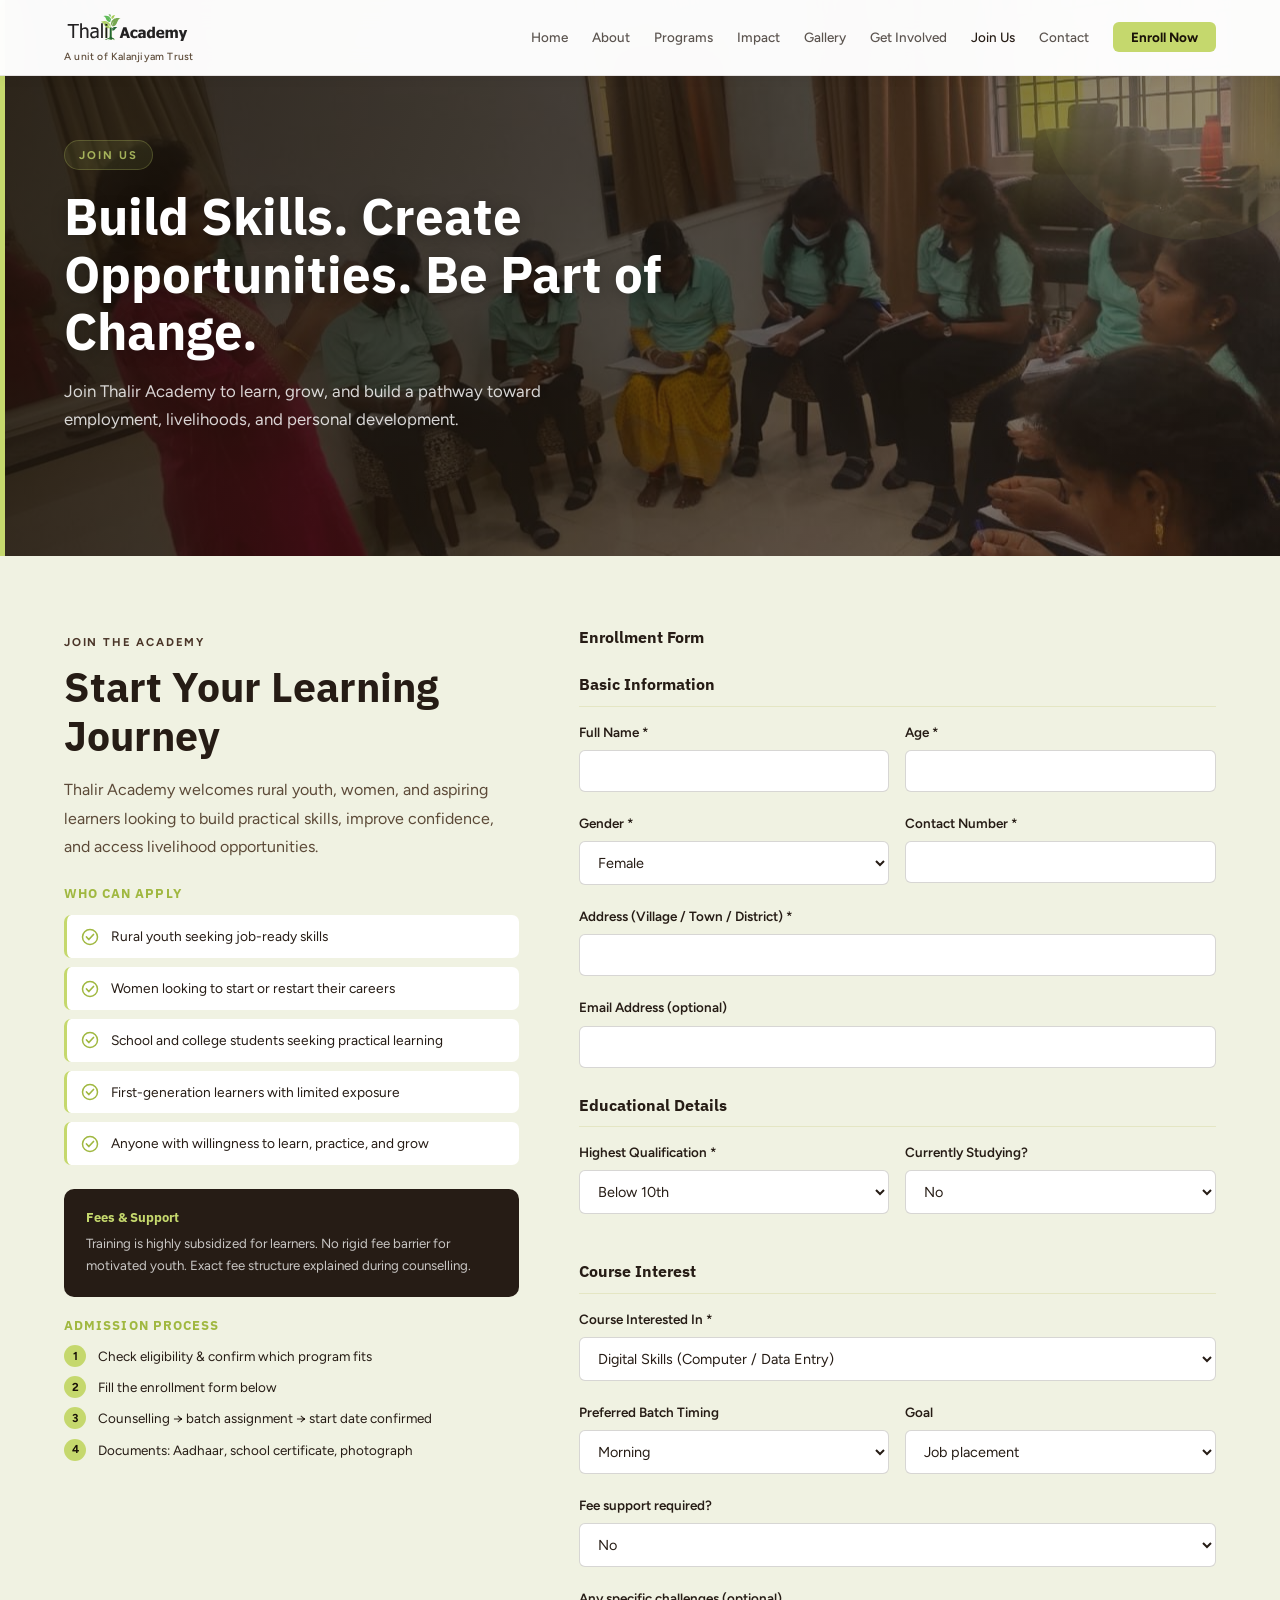
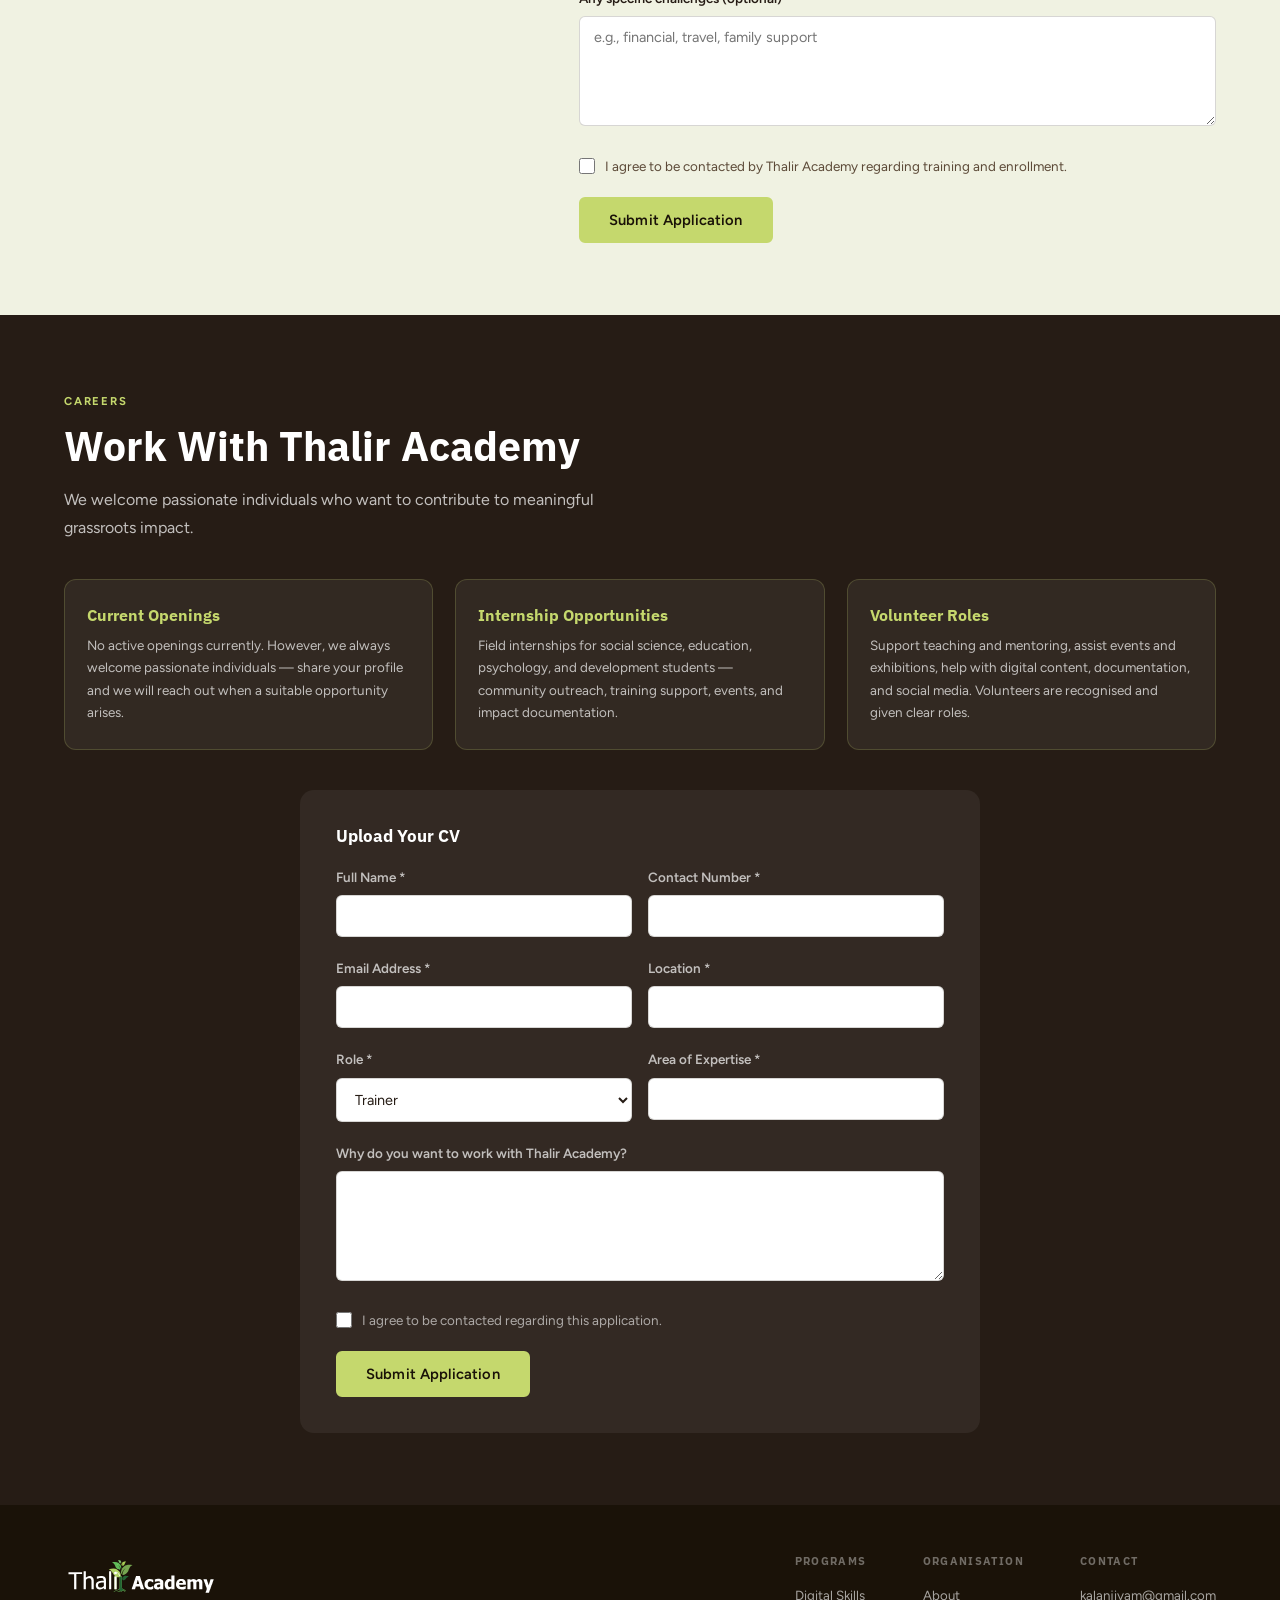
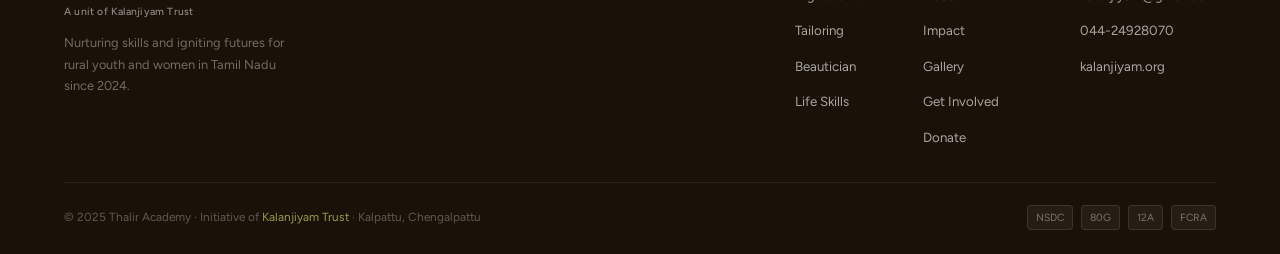
<file: pages/join.html>
<!DOCTYPE html>
<html lang="en">
<head>
<meta charset="UTF-8">
<meta name="viewport" content="width=device-width, initial-scale=1.0">
<title>Join Us — Enroll, Learn & Grow | Thalir Academy</title>
<meta name="description" content="Enroll in Thalir Academy skill programs, apply for careers, internships, or volunteer opportunities in rural Tamil Nadu.">
<meta name="keywords" content="enroll skill training Tamil Nadu, join vocational course, NGO jobs Tamil Nadu, volunteer rural development India">
<link rel="preconnect" href="https://fonts.googleapis.com">
<link rel="stylesheet" href="../assets/css/style.css">
<style>

.page-hero{position:relative;min-height:480px;display:flex;align-items:center;padding:140px 5% 90px;overflow:hidden}
.page-hero-bg{position:absolute;inset:0;background-size:cover;background-position:center 40%}
.page-hero-bg::after{content:'';position:absolute;inset:0;background:linear-gradient(110deg,rgba(26,18,8,.88) 0%,rgba(26,18,8,.65) 50%,rgba(26,18,8,.42) 100%)}
.page-hero-bg::before{content:'';position:absolute;top:0;bottom:0;left:0;width:5px;background:#C5D86D;z-index:2}
.page-hero-content{position:relative;z-index:2;max-width:680px}
.page-hero-label{display:inline-block;font-size:.7rem;font-weight:700;letter-spacing:.18em;text-transform:uppercase;color:#C5D86D;background:rgba(197,216,109,.12);border:1px solid rgba(197,216,109,.3);padding:5px 14px;border-radius:100px;margin-bottom:18px}
.page-hero h1{font-family:'IBM Plex Sans',sans-serif;font-size:clamp(2.2rem,4vw,3.4rem);font-weight:700;color:#fff;line-height:1.12;margin-bottom:16px;text-shadow:0 2px 16px rgba(0,0,0,.3)}
.page-hero p{font-size:1.05rem;color:rgba(255,255,255,.82);max-width:560px;line-height:1.72;margin-bottom:32px}

</style>
</head>
<body>
<nav>
  <a href="../index.html" class="nav-logo">
        <img src="../assets/images/thalir-logo.svg" alt="Thalir Academy" class="nav-logo-img">
    <div class="nav-logo-text">
      <span class="nav-logo-sub">A unit of Kalanjiyam Trust</span>
    </div>
    </a>
  <ul class="nav-links">
    <li><a href="../index.html">Home</a></li>
    <li><a href="about.html">About</a></li>
    <li><a href="programs.html">Programs</a></li>
    <li><a href="impact.html">Impact</a></li>
    <li><a href="gallery.html">Gallery</a></li>
    <li><a href="get-involved.html">Get Involved</a></li>
    <li><a href="join.html" class="active">Join Us</a></li>
    <li><a href="connect.html">Contact</a></li>
    <li><a href="join.html#enroll" class="nav-cta">Enroll Now</a></li>
  </ul>
  <button class="nav-toggle" aria-label="Menu"><span></span><span></span><span></span></button>
</nav>

<div class="page-hero">
  <div class="page-hero-bg" style="background-image:url('[data-uri]')"></div>
  <div class="page-hero-content">
    <span class="page-hero-label">Join Us</span>
    <h1>Build Skills.
Create Opportunities.
Be Part of Change.</h1>
    <p>Join Thalir Academy to learn, grow, and build a pathway toward employment, livelihoods, and personal development.</p>
  </div>
</div>


<!-- ENROLL -->
<section style="background:#f0f2e2;padding:72px 5%" id="enroll">
  <div style="display:grid;grid-template-columns:1fr 1.4fr;gap:60px;align-items:start">
    <div class="reveal">
      <span class="label">Join the Academy</span>
      <h2 class="section-title">Start Your Learning Journey</h2>
      <p class="section-desc" style="max-width:100%;margin-bottom:24px">Thalir Academy welcomes rural youth, women, and aspiring learners looking to build practical skills, improve confidence, and access livelihood opportunities.</p>
      <h4 style="font-size:.82rem;font-weight:700;text-transform:uppercase;letter-spacing:.08em;color:#a0b840;margin-bottom:14px">Who Can Apply</h4>
      <div style="display:flex;flex-direction:column;gap:9px;margin-bottom:24px">
        <div style="display:flex;align-items:center;gap:12px;padding:10px 14px;background:white;border-radius:7px;border-left:3px solid #C5D86D;font-size:.86rem"><svg width="18" height="18" viewBox="0 0 18 18" fill="none"><circle cx="9" cy="9" r="7.5" stroke="#a0b840" stroke-width="1.5"/><path d="M5.5 9L7.8 11.5L12.5 6.5" stroke="#a0b840" stroke-width="1.7" stroke-linecap="round" stroke-linejoin="round"/></svg><span>Rural youth seeking job-ready skills</span></div>
        <div style="display:flex;align-items:center;gap:12px;padding:10px 14px;background:white;border-radius:7px;border-left:3px solid #C5D86D;font-size:.86rem"><svg width="18" height="18" viewBox="0 0 18 18" fill="none"><circle cx="9" cy="9" r="7.5" stroke="#a0b840" stroke-width="1.5"/><path d="M5.5 9L7.8 11.5L12.5 6.5" stroke="#a0b840" stroke-width="1.7" stroke-linecap="round" stroke-linejoin="round"/></svg><span>Women looking to start or restart their careers</span></div>
        <div style="display:flex;align-items:center;gap:12px;padding:10px 14px;background:white;border-radius:7px;border-left:3px solid #C5D86D;font-size:.86rem"><svg width="18" height="18" viewBox="0 0 18 18" fill="none"><circle cx="9" cy="9" r="7.5" stroke="#a0b840" stroke-width="1.5"/><path d="M5.5 9L7.8 11.5L12.5 6.5" stroke="#a0b840" stroke-width="1.7" stroke-linecap="round" stroke-linejoin="round"/></svg><span>School and college students seeking practical learning</span></div>
        <div style="display:flex;align-items:center;gap:12px;padding:10px 14px;background:white;border-radius:7px;border-left:3px solid #C5D86D;font-size:.86rem"><svg width="18" height="18" viewBox="0 0 18 18" fill="none"><circle cx="9" cy="9" r="7.5" stroke="#a0b840" stroke-width="1.5"/><path d="M5.5 9L7.8 11.5L12.5 6.5" stroke="#a0b840" stroke-width="1.7" stroke-linecap="round" stroke-linejoin="round"/></svg><span>First-generation learners with limited exposure</span></div>
        <div style="display:flex;align-items:center;gap:12px;padding:10px 14px;background:white;border-radius:7px;border-left:3px solid #C5D86D;font-size:.86rem"><svg width="18" height="18" viewBox="0 0 18 18" fill="none"><circle cx="9" cy="9" r="7.5" stroke="#a0b840" stroke-width="1.5"/><path d="M5.5 9L7.8 11.5L12.5 6.5" stroke="#a0b840" stroke-width="1.7" stroke-linecap="round" stroke-linejoin="round"/></svg><span>Anyone with willingness to learn, practice, and grow</span></div>
      </div>
      <div style="background:#261C15;border-radius:10px;padding:20px 22px">
        <h4 style="font-size:.84rem;font-weight:700;color:#C5D86D;margin-bottom:8px">Fees & Support</h4>
        <p style="font-size:.83rem;color:rgba(255,255,255,.75);line-height:1.65">Training is highly subsidized for learners. No rigid fee barrier for motivated youth. Exact fee structure explained during counselling.</p>
      </div>
      <div style="margin-top:20px">
        <h4 style="font-size:.84rem;font-weight:700;text-transform:uppercase;letter-spacing:.08em;color:#a0b840;margin-bottom:12px">Admission Process</h4>
        <div style="display:flex;flex-direction:column;gap:9px">
          <div style="display:flex;align-items:center;gap:12px;font-size:.84rem"><div style="width:22px;height:22px;background:#C5D86D;border-radius:50%;display:flex;align-items:center;justify-content:center;font-weight:700;font-size:.72rem;color:#1a1208;flex-shrink:0">1</div><span>Check eligibility & confirm which program fits</span></div><div style="display:flex;align-items:center;gap:12px;font-size:.84rem"><div style="width:22px;height:22px;background:#C5D86D;border-radius:50%;display:flex;align-items:center;justify-content:center;font-weight:700;font-size:.72rem;color:#1a1208;flex-shrink:0">2</div><span>Fill the enrollment form below</span></div><div style="display:flex;align-items:center;gap:12px;font-size:.84rem"><div style="width:22px;height:22px;background:#C5D86D;border-radius:50%;display:flex;align-items:center;justify-content:center;font-weight:700;font-size:.72rem;color:#1a1208;flex-shrink:0">3</div><span>Counselling → batch assignment → start date confirmed</span></div><div style="display:flex;align-items:center;gap:12px;font-size:.84rem"><div style="width:22px;height:22px;background:#C5D86D;border-radius:50%;display:flex;align-items:center;justify-content:center;font-weight:700;font-size:.72rem;color:#1a1208;flex-shrink:0">4</div><span>Documents: Aadhaar, school certificate, photograph</span></div>
        </div>
      </div>
    </div>
    <div class="reveal">
      <h4 style="font-family:'IBM Plex Sans',sans-serif;font-size:1rem;font-weight:700;margin-bottom:20px">Enrollment Form</h4>
      <form data-form="enroll">
        <div class="form-section-title">Basic Information</div>
        <div class="form-row"><div class="form-group"><label>Full Name *</label><input type="text"></div><div class="form-group"><label>Age *</label><input type="number"></div></div>
        <div class="form-row"><div class="form-group"><label>Gender *</label><select><option>Female</option><option>Male</option><option>Other</option></select></div><div class="form-group"><label>Contact Number *</label><input type="tel"></div></div>
        <div class="form-group"><label>Address (Village / Town / District) *</label><input type="text"></div>
        <div class="form-group"><label>Email Address (optional)</label><input type="email"></div>
        <div class="form-section-title">Educational Details</div>
        <div class="form-row"><div class="form-group"><label>Highest Qualification *</label><select><option>Below 10th</option><option>10th Pass</option><option>12th Pass</option><option>Diploma</option><option>Graduate</option></select></div><div class="form-group"><label>Currently Studying?</label><select><option>No</option><option>Yes</option></select></div></div>
        <div class="form-section-title">Course Interest</div>
        <div class="form-group"><label>Course Interested In *</label><select><option>Digital Skills (Computer / Data Entry)</option><option>Advanced Digital Tracks</option><option>Tailoring / Garment Making</option><option>Aari Embroidery & Weaving</option><option>Beautician Training</option><option>Fashion Designing</option><option>Communication & Life Skills</option><option>School Vacation Course</option><option>Other</option></select></div>
        <div class="form-row"><div class="form-group"><label>Preferred Batch Timing</label><select><option>Morning</option><option>Afternoon</option><option>Evening</option></select></div><div class="form-group"><label>Goal</label><select><option>Job placement</option><option>Self-employment</option><option>Skill learning only</option></select></div></div>
        <div class="form-group"><label>Fee support required?</label><select><option>No</option><option>Yes</option></select></div>
        <div class="form-group"><label>Any specific challenges (optional)</label><textarea placeholder="e.g., financial, travel, family support"></textarea></div>
        <div class="checkbox-group"><input type="checkbox" required><label>I agree to be contacted by Thalir Academy regarding training and enrollment.</label></div>
        <div style="margin-top:20px"><button type="submit" class="btn btn-primary">Submit Application</button></div>
      </form>
      <div class="form-success" id="enroll-success"><h4>Application Received!</h4><p>Thank you for applying. Our team will contact you with the next steps.</p></div>
    </div>
  </div>
</section>

<!-- CAREERS -->
<section style="background:#261C15;padding:72px 5%" id="careers">
  <span class="label light">Careers</span>
  <h2 class="section-title light">Work With Thalir Academy</h2>
  <p class="section-desc light" style="margin-bottom:36px">We welcome passionate individuals who want to contribute to meaningful grassroots impact.</p>
  <div class="grid-auto reveal" style="margin-bottom:40px">
    <div style="background:rgba(255,255,255,.06);border:1px solid rgba(197,216,109,.2);border-radius:12px;padding:26px 22px">
      <h4 style="font-family:'IBM Plex Sans',sans-serif;font-size:.97rem;color:#C5D86D;margin-bottom:10px">Current Openings</h4>
      <p style="font-size:.84rem;color:rgba(255,255,255,.7);line-height:1.65">No active openings currently. However, we always welcome passionate individuals — share your profile and we will reach out when a suitable opportunity arises.</p>
    </div>
    <div style="background:rgba(255,255,255,.06);border:1px solid rgba(197,216,109,.2);border-radius:12px;padding:26px 22px">
      <h4 style="font-family:'IBM Plex Sans',sans-serif;font-size:.97rem;color:#C5D86D;margin-bottom:10px">Internship Opportunities</h4>
      <p style="font-size:.84rem;color:rgba(255,255,255,.7);line-height:1.65">Field internships for social science, education, psychology, and development students — community outreach, training support, events, and impact documentation.</p>
    </div>
    <div style="background:rgba(255,255,255,.06);border:1px solid rgba(197,216,109,.2);border-radius:12px;padding:26px 22px">
      <h4 style="font-family:'IBM Plex Sans',sans-serif;font-size:.97rem;color:#C5D86D;margin-bottom:10px">Volunteer Roles</h4>
      <p style="font-size:.84rem;color:rgba(255,255,255,.7);line-height:1.65">Support teaching and mentoring, assist events and exhibitions, help with digital content, documentation, and social media. Volunteers are recognised and given clear roles.</p>
    </div>
  </div>
  <div style="max-width:680px;margin:0 auto">
    <div style="background:rgba(255,255,255,.06);border-radius:14px;padding:36px" class="reveal">
      <h3 style="font-family:'IBM Plex Sans',sans-serif;font-size:1.05rem;color:white;margin-bottom:20px">Upload Your CV</h3>
      <form data-form="cv">
        <div class="form-row"><div class="form-group"><label style="color:rgba(255,255,255,.7)">Full Name *</label><input type="text"></div><div class="form-group"><label style="color:rgba(255,255,255,.7)">Contact Number *</label><input type="tel"></div></div>
        <div class="form-row"><div class="form-group"><label style="color:rgba(255,255,255,.7)">Email Address *</label><input type="email"></div><div class="form-group"><label style="color:rgba(255,255,255,.7)">Location *</label><input type="text"></div></div>
        <div class="form-row"><div class="form-group"><label style="color:rgba(255,255,255,.7)">Role *</label><select><option>Trainer</option><option>Intern</option><option>Volunteer</option><option>Field Role</option><option>Other</option></select></div><div class="form-group"><label style="color:rgba(255,255,255,.7)">Area of Expertise *</label><input type="text"></div></div>
        <div class="form-group"><label style="color:rgba(255,255,255,.7)">Why do you want to work with Thalir Academy?</label><textarea></textarea></div>
        <div class="checkbox-group"><input type="checkbox" required><label style="color:rgba(255,255,255,.6)">I agree to be contacted regarding this application.</label></div>
        <div style="margin-top:20px"><button type="submit" class="btn btn-primary">Submit Application</button></div>
      </form>
      <div class="form-success" id="cv-success"><h4>Application Received!</h4><p>Thank you. Our team will get in touch if there is a suitable opportunity.</p></div>
    </div>
  </div>
</section>


<footer>
  <div class="footer-top">
    <div>
      <div style="margin-bottom:12px"><img src="../assets/images/thalir-logo-white.svg" alt="Thalir Academy" class="footer-logo-img">
        <div style="font-size:.65rem;color:rgba(255,255,255,.5);font-weight:500;letter-spacing:.02em;margin-top:4px">A unit of Kalanjiyam Trust</div></div>
      <p class="footer-tagline">Nurturing skills and igniting futures for rural youth and women in Tamil Nadu since 2024.</p>
    </div>
    <div class="footer-links">
      <div class="footer-col"><h4>Programs</h4><ul>
        <li><a href="programs.html">Digital Skills</a></li>
        <li><a href="programs.html">Tailoring</a></li>
        <li><a href="programs.html">Beautician</a></li>
        <li><a href="programs.html">Life Skills</a></li>
      </ul></div>
      <div class="footer-col"><h4>Organisation</h4><ul>
        <li><a href="about.html">About</a></li>
        <li><a href="impact.html">Impact</a></li>
        <li><a href="gallery.html">Gallery</a></li>
        <li><a href="get-involved.html">Get Involved</a></li>
        <li><a href="donate.html">Donate</a></li>
      </ul></div>
      <div class="footer-col"><h4>Contact</h4><ul>
        <li><a href="mailto:kalanjiyam@gmail.com">kalanjiyam@gmail.com</a></li>
        <li><a href="tel:04424928070">044-24928070</a></li>
        <li><a href="http://www.kalanjiyam.org" target="_blank">kalanjiyam.org</a></li>
      </ul></div>
    </div>
  </div>
  <div class="footer-bottom">
    <p>© 2025 Thalir Academy · Initiative of <a href="http://www.kalanjiyam.org">Kalanjiyam Trust</a> · Kalpattu, Chengalpattu</p>
    <div class="reg-badges"><span class="reg-badge">NSDC</span><span class="reg-badge">80G</span><span class="reg-badge">12A</span><span class="reg-badge">FCRA</span></div>
  </div>
</footer>
<script src="../assets/js/main.js"></script>
</body>
</html>
</file>
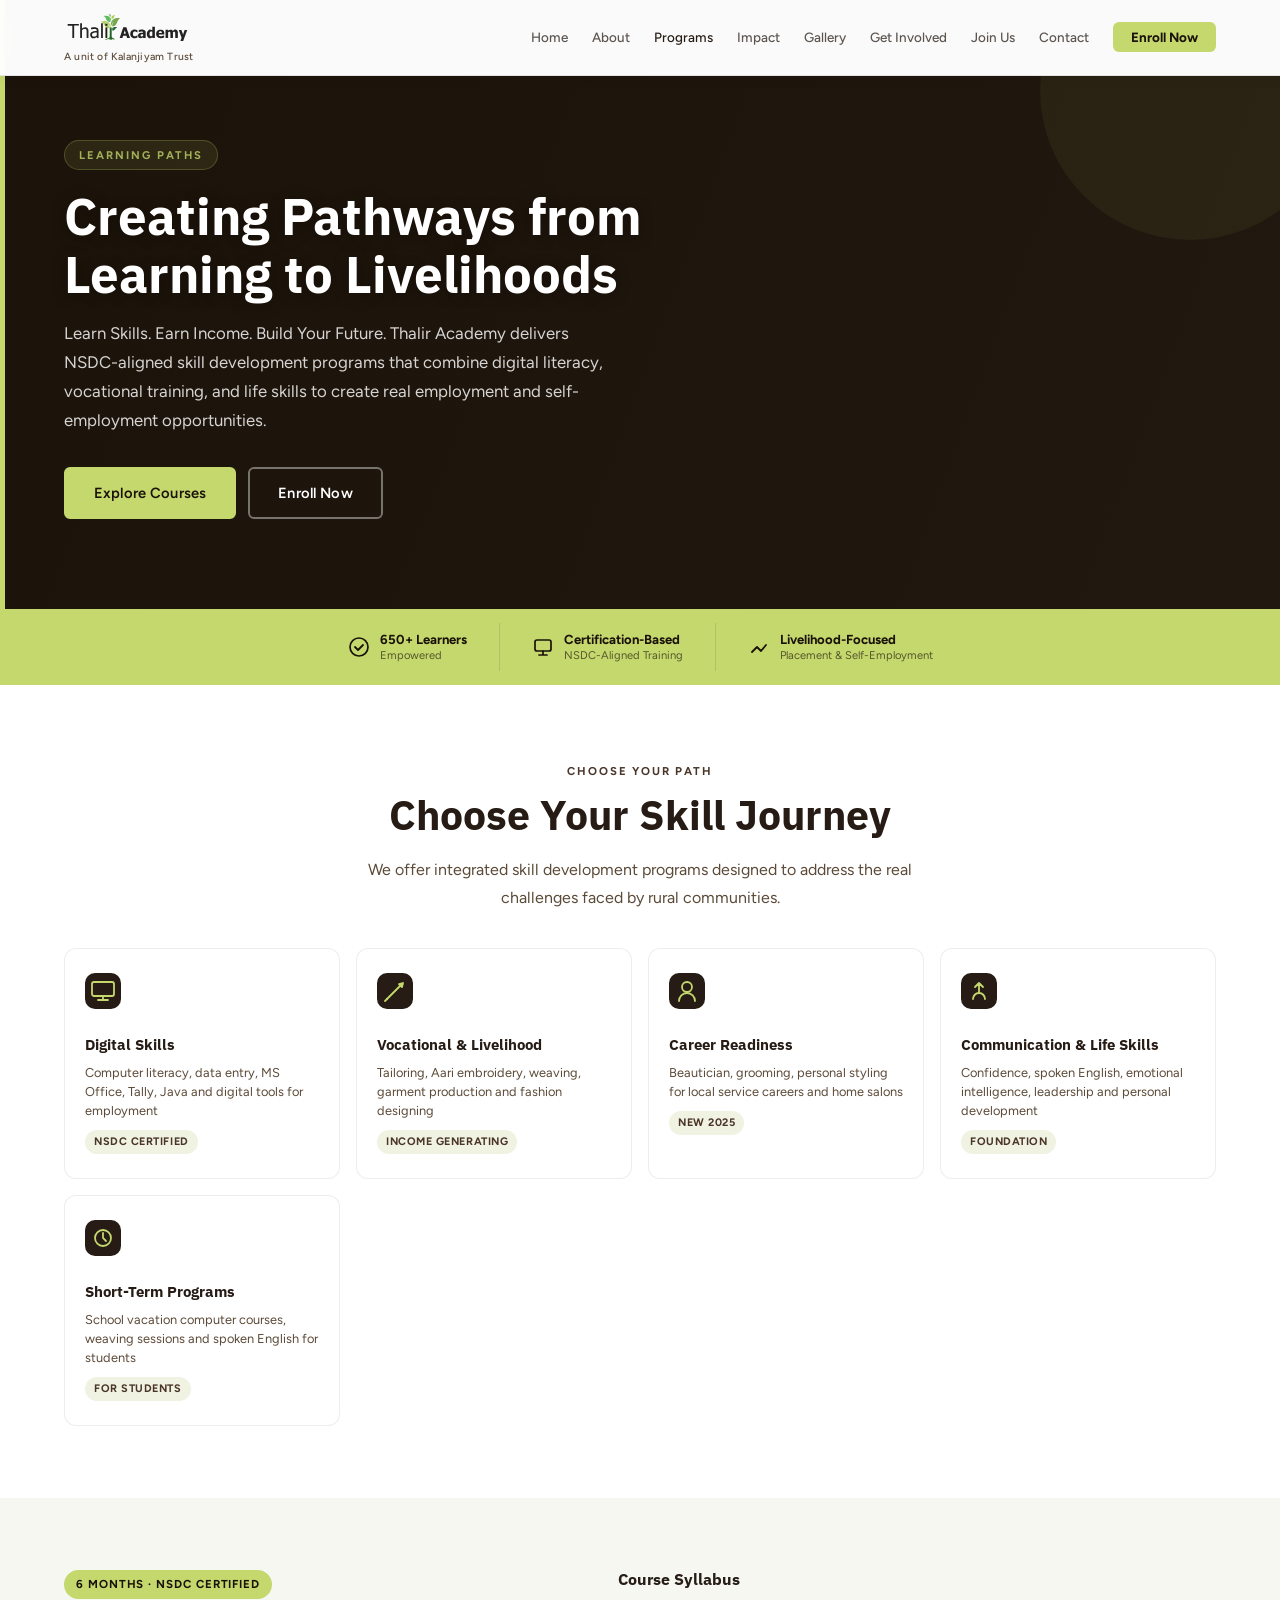
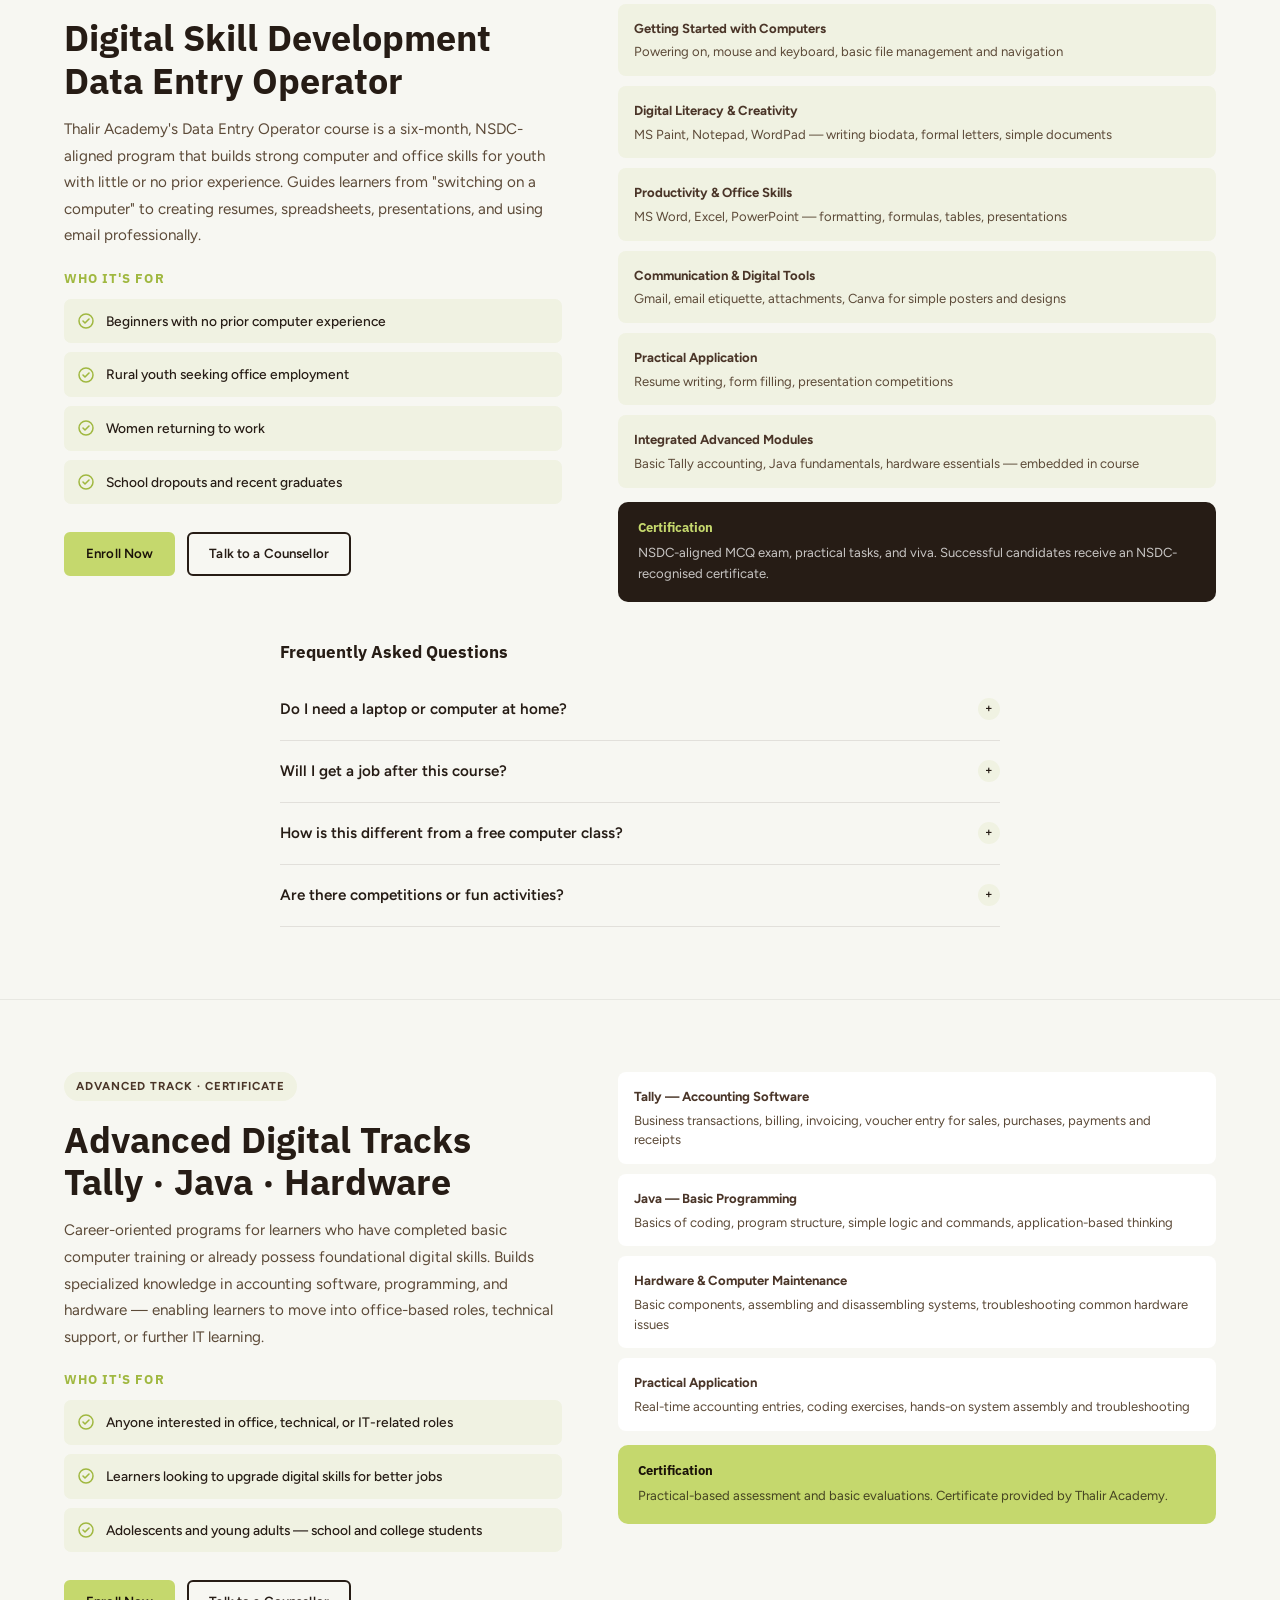
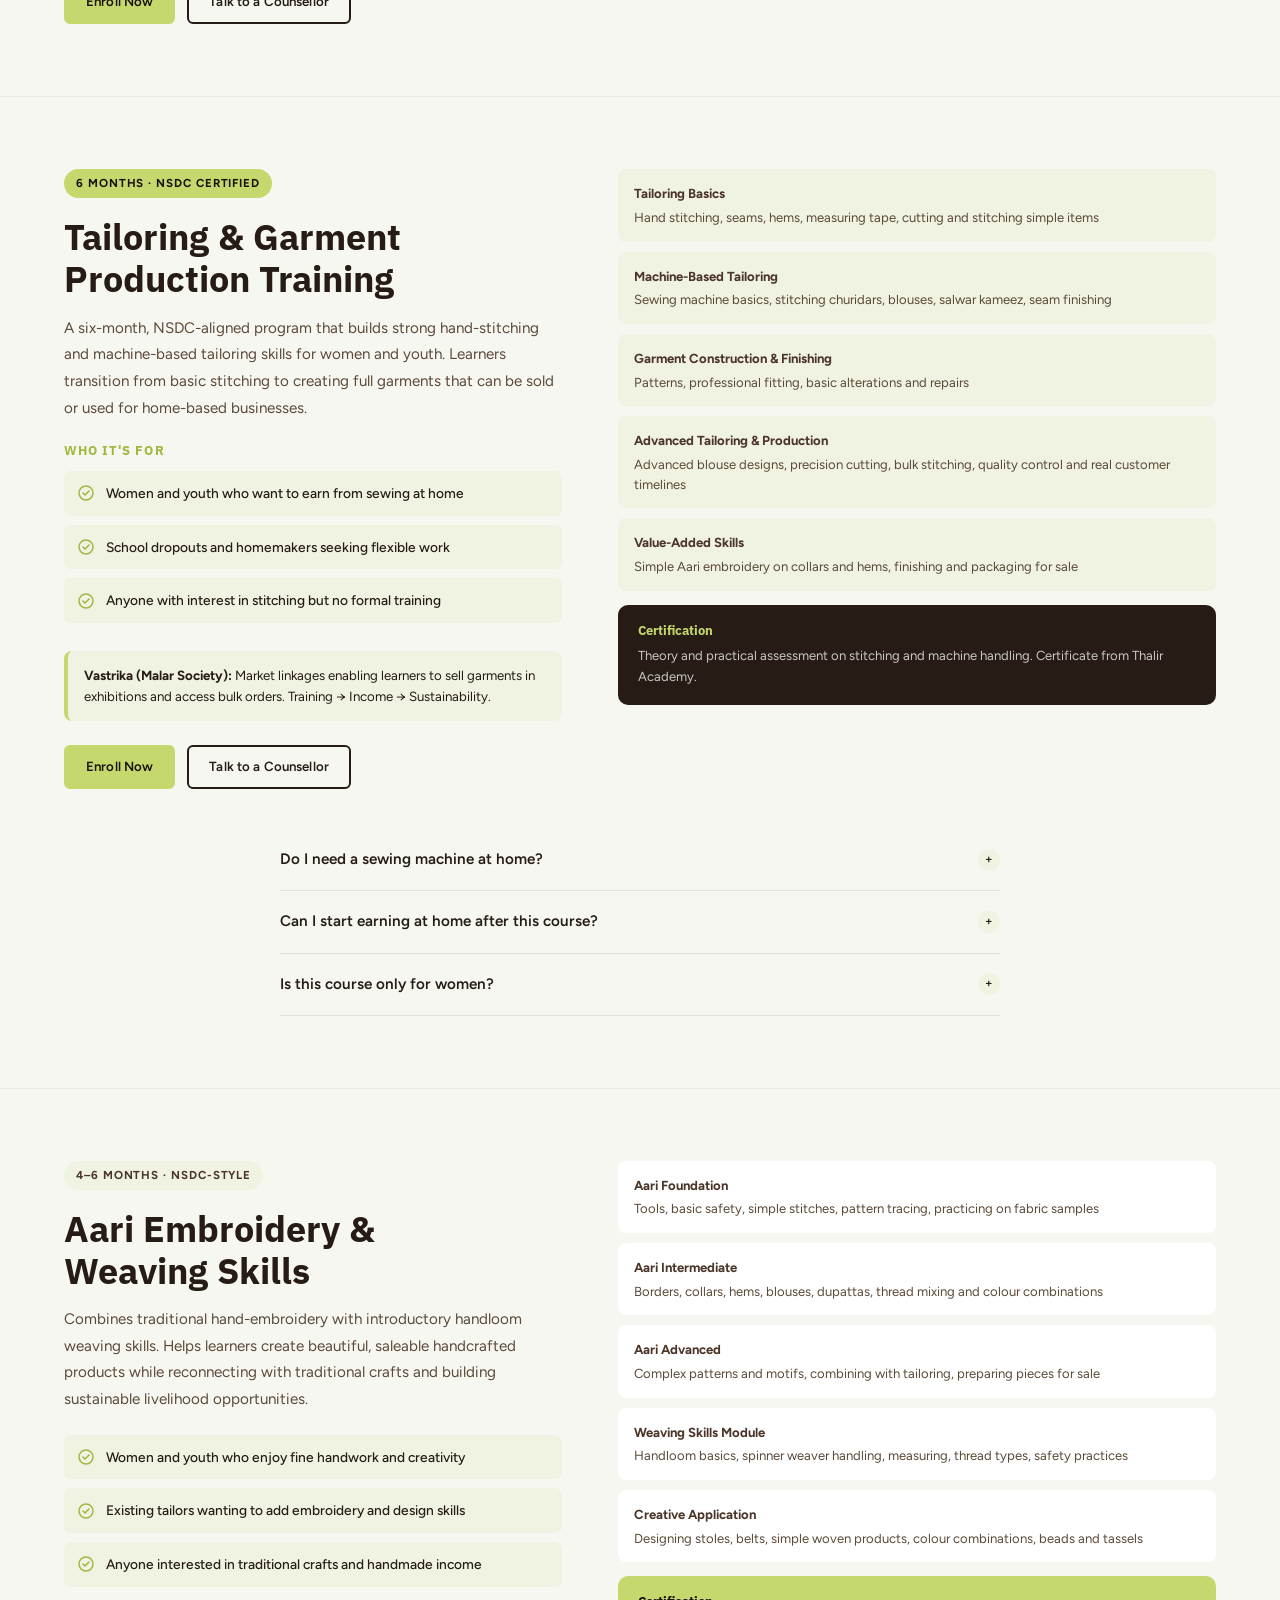
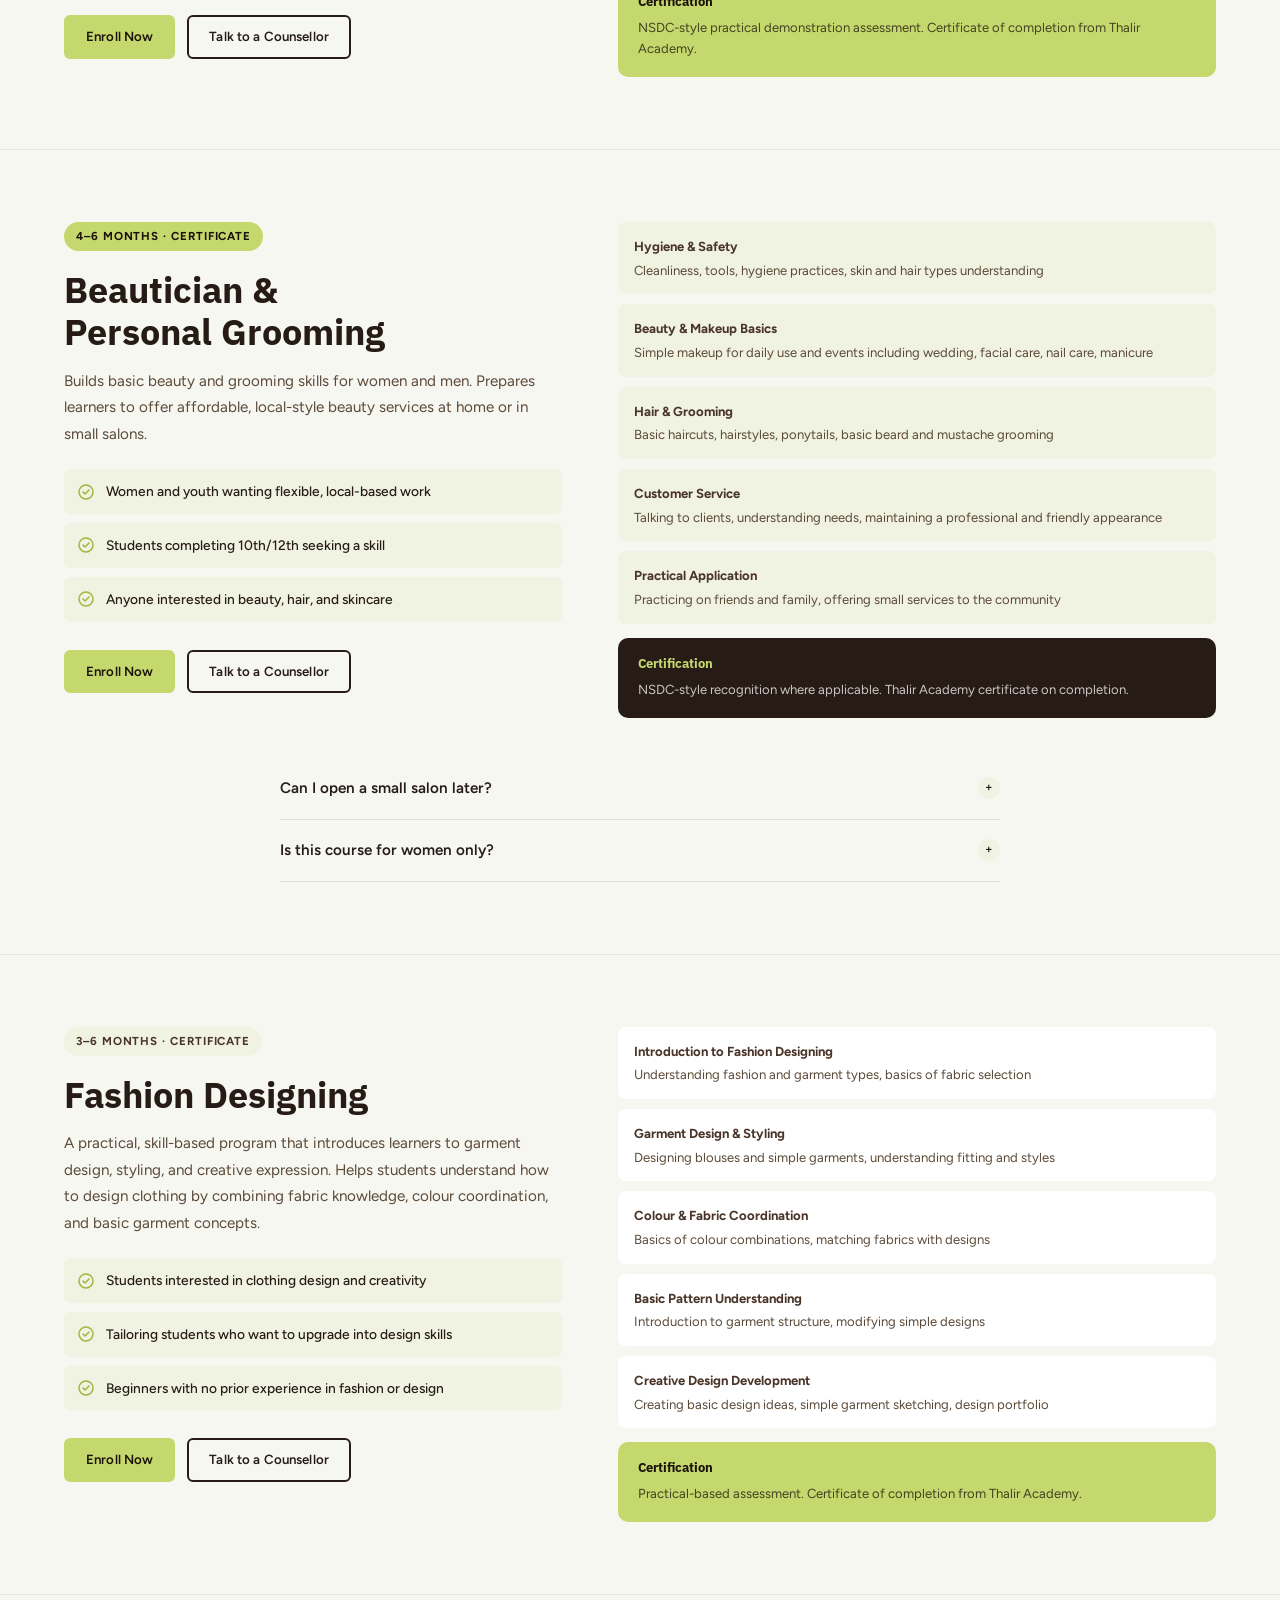
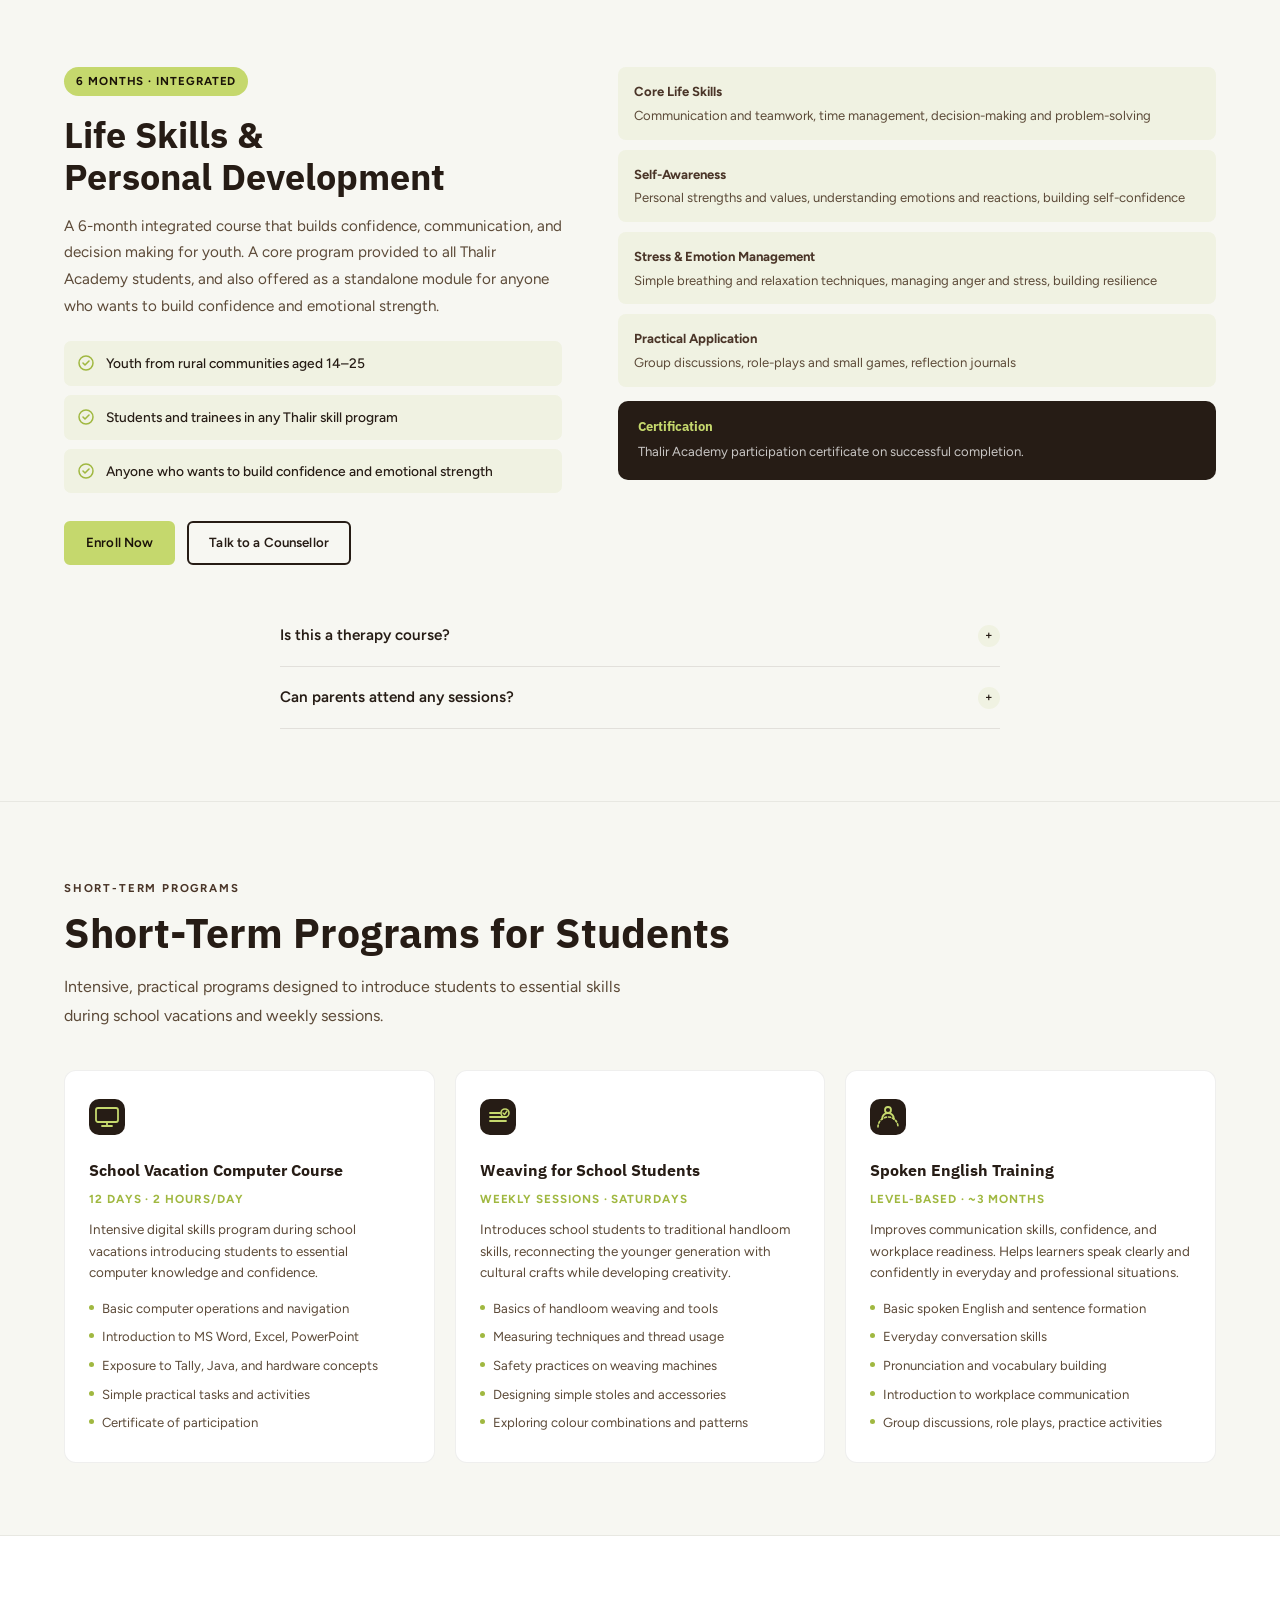
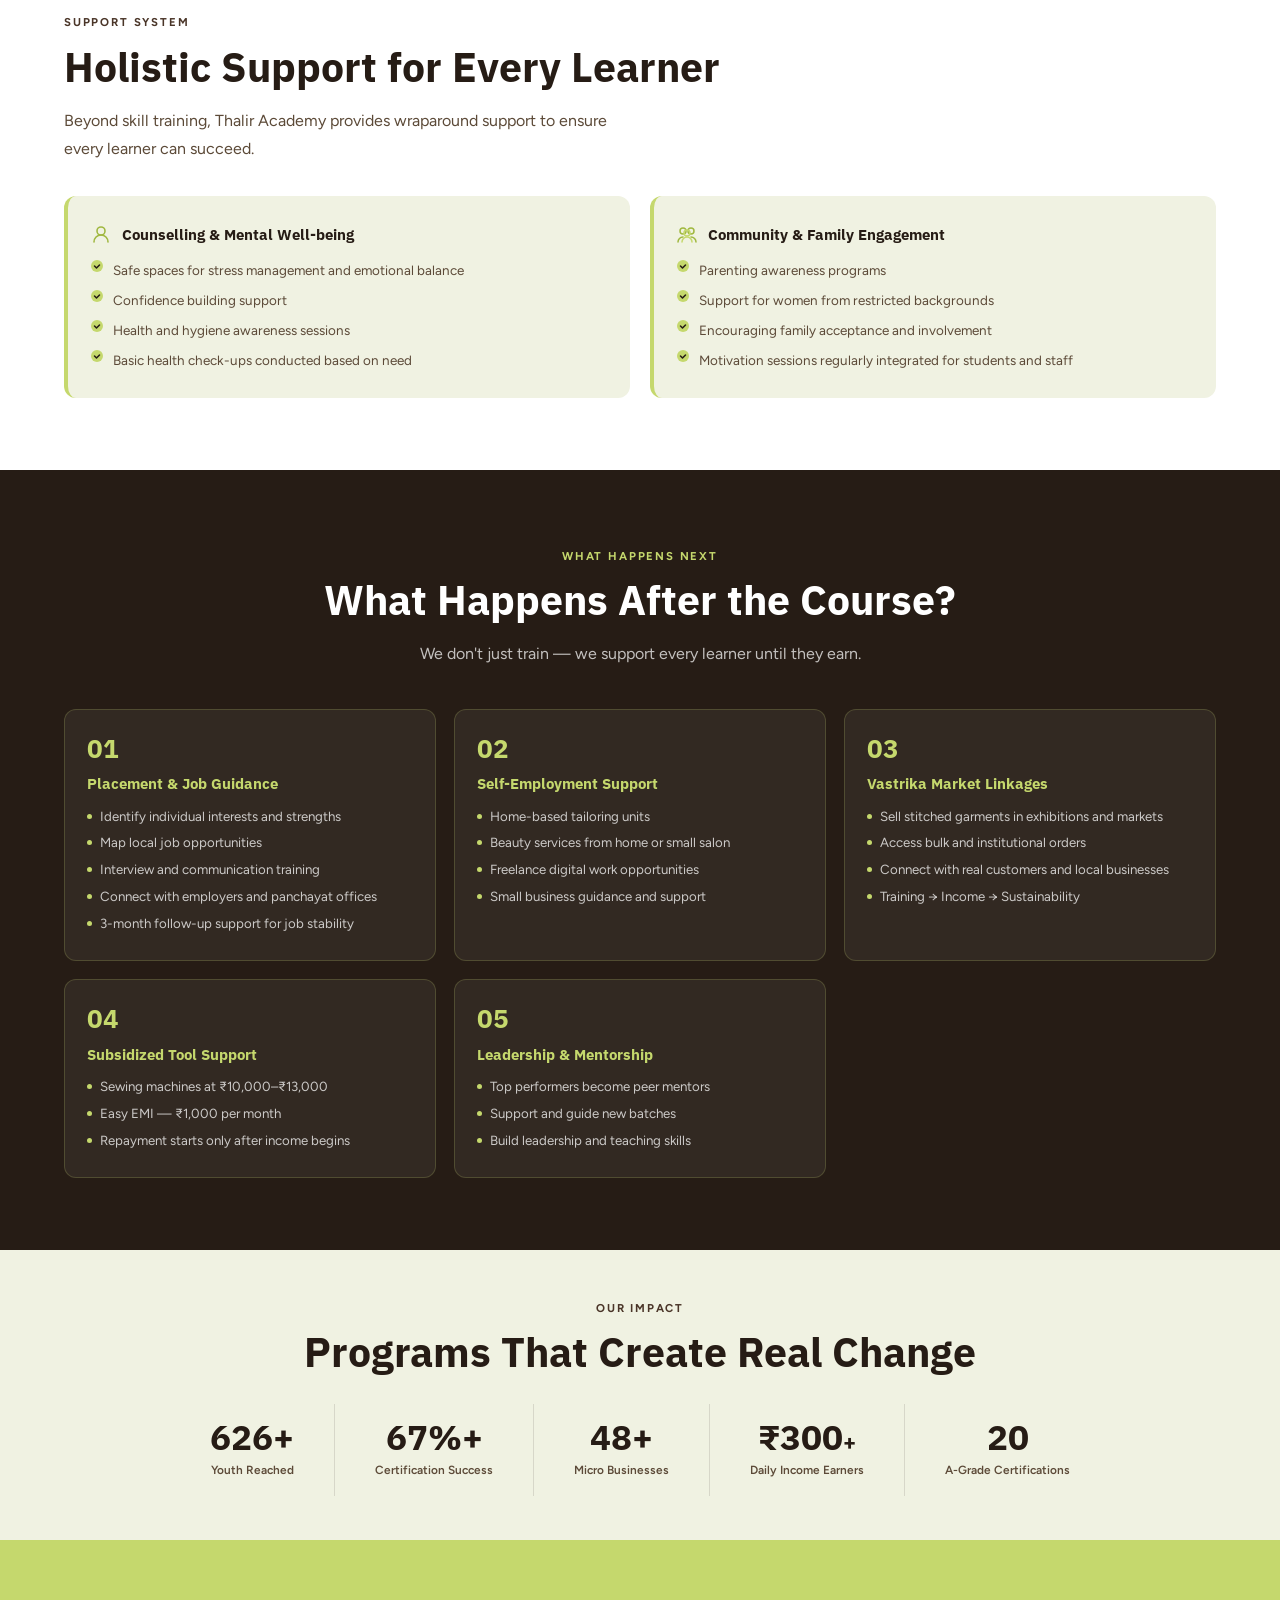
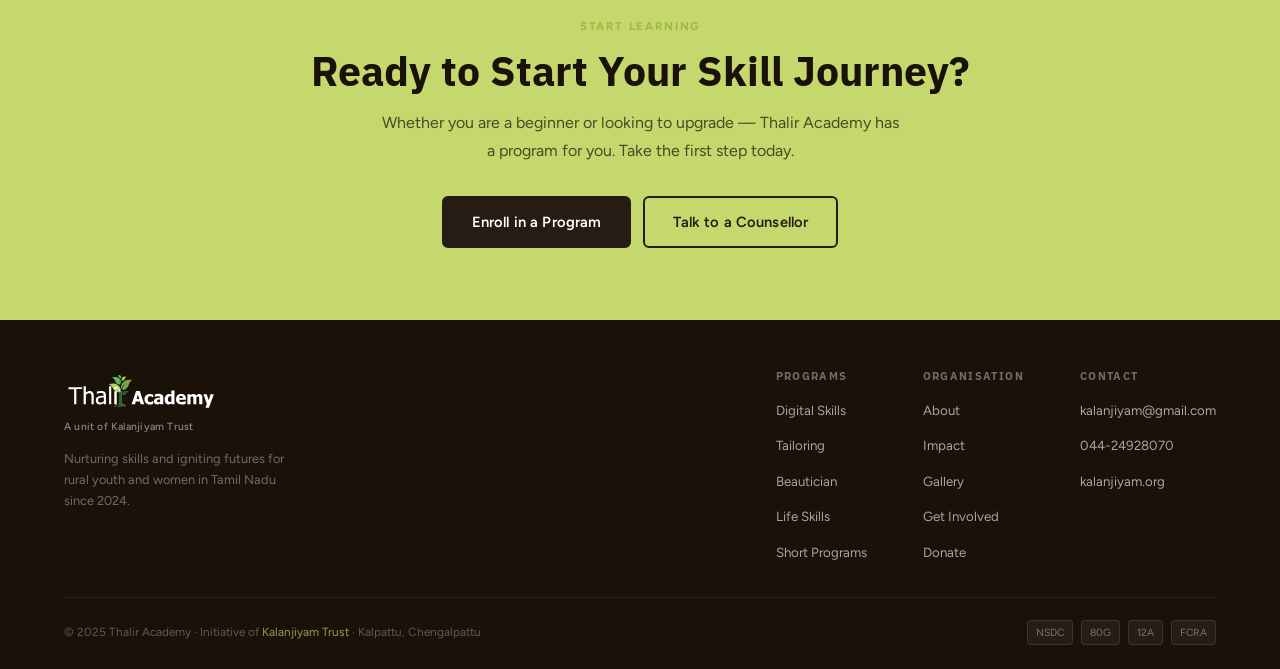
<file: pages/programs.html>
<!DOCTYPE html>
<html lang="en">
<head>
<meta charset="UTF-8">
<meta name="viewport" content="width=device-width, initial-scale=1.0">
<title>Programs — Creating Pathways from Learning to Livelihoods | Thalir Academy</title>
<meta name="description" content="Thalir Academy offers NSDC-certified skill development programs in digital skills, tailoring, Aari embroidery, beautician, life skills and more for rural youth and women in Tamil Nadu.">
<meta name="keywords" content="skill development programs India, vocational training institute Tamil Nadu, NSDC certified courses, job oriented training programs, rural youth skill development, livelihood training programs India, women empowerment training programs, data entry operator course India, computer course for beginners Tamil Nadu, MS Office training course, tailoring course for beginners India, aari embroidery course India, beautician course for beginners, beauty parlour training Tamil Nadu, life skills training program, personality development course India, job placement training institute, career guidance program India, home based business training for women, self employment training India">
<meta property="og:title" content="Skill Development Programs | Thalir Academy">
<meta property="og:description" content="NSDC-aligned vocational and digital skill programs for rural youth and women in Chengalpattu, Tamil Nadu.">
<link rel="preconnect" href="https://fonts.googleapis.com">
<link rel="stylesheet" href="../assets/css/style.css">
<style>
/* ── PHOTO HERO ── */
.page-hero{position:relative;min-height:500px;display:flex;align-items:center;padding:140px 5% 90px;overflow:hidden}
.page-hero-bg{position:absolute;inset:0;background-size:cover;background-position:center 45%}
.page-hero-bg::after{content:'';position:absolute;inset:0;background:linear-gradient(110deg,rgba(26,18,8,.88) 0%,rgba(26,18,8,.65) 50%,rgba(26,18,8,.42) 100%)}
.page-hero-bg::before{content:'';position:absolute;top:0;bottom:0;left:0;width:5px;background:#C5D86D;z-index:2}
.page-hero-content{position:relative;z-index:2;max-width:680px}
.page-hero-label{display:inline-block;font-size:.7rem;font-weight:700;letter-spacing:.18em;text-transform:uppercase;color:#C5D86D;background:rgba(197,216,109,.12);border:1px solid rgba(197,216,109,.3);padding:5px 14px;border-radius:100px;margin-bottom:18px}
.page-hero h1{font-family:'IBM Plex Sans',sans-serif;font-size:clamp(2.2rem,4vw,3.4rem);font-weight:700;color:#fff;line-height:1.12;margin-bottom:16px;text-shadow:0 2px 16px rgba(0,0,0,.3)}
.page-hero p{font-size:1.05rem;color:rgba(255,255,255,.82);max-width:560px;line-height:1.72;margin-bottom:32px}

/* ── TRUST STRIP ── */
.prog-strip{background:#C5D86D;padding:14px 5%;display:flex;justify-content:center;flex-wrap:wrap}
.ps-item{display:flex;align-items:center;gap:10px;padding:8px 32px;border-right:1px solid rgba(38,28,21,.12)}
.ps-item:last-child{border-right:none}
.ps-icon svg{display:block}
.ps-text{font-size:.82rem;font-weight:700;color:#1a1208;line-height:1.3}
.ps-text span{display:block;font-weight:400;font-size:.7rem;opacity:.65}

/* ── COURSE CATEGORY CARDS ── */
.cat-grid{display:grid;grid-template-columns:repeat(auto-fill,minmax(220px,1fr));gap:16px;margin-top:36px}
.cat-card{background:white;border-radius:12px;padding:24px 20px;border:1.5px solid rgba(38,28,21,.08);cursor:pointer;transition:all .25s;text-decoration:none;display:block}
.cat-card:hover{border-color:#261C15;transform:translateY(-3px);box-shadow:0 10px 30px rgba(38,28,21,.12)}
.cat-card.active{border-color:#C5D86D;background:#f0f2e2}
.cat-icon{margin-bottom:14px}
.cat-title{font-family:'IBM Plex Sans',sans-serif;font-size:.95rem;font-weight:700;color:#261C15;margin-bottom:6px}
.cat-desc{font-size:.8rem;color:#5c4a38;line-height:1.5}
.cat-tag{display:inline-block;margin-top:10px;font-size:.68rem;font-weight:700;letter-spacing:.05em;text-transform:uppercase;color:#4a3528;background:#f0f2e2;padding:3px 9px;border-radius:100px}

/* ── COURSE SECTIONS ── */
.course-section{padding:72px 5%;border-bottom:1px solid rgba(38,28,21,.07)}
.course-section:last-of-type{border-bottom:none}
.course-section.alt{background:#F7F7F2}
.course-section.dark{background:#261C15}
.course-badge{display:inline-flex;align-items:center;gap:8px;font-size:.72rem;font-weight:700;letter-spacing:.08em;text-transform:uppercase;color:#4a3528;background:#f0f2e2;padding:5px 12px;border-radius:100px;margin-bottom:18px}
.course-badge.lime{background:#C5D86D;color:#1a1208}
.course-grid{display:grid;grid-template-columns:1fr 1.2fr;gap:56px;align-items:start}
.course-title{font-family:'IBM Plex Sans',sans-serif;font-size:clamp(1.7rem,2.8vw,2.3rem);font-weight:700;color:#261C15;line-height:1.18;margin-bottom:14px}
.course-title.light{color:#fff}
.course-desc{font-size:.95rem;color:#5c4a38;line-height:1.75;margin-bottom:22px}
.course-desc.light{color:rgba(255,255,255,.75)}
.who-list{display:flex;flex-direction:column;gap:9px;margin-bottom:28px}
.who-item{display:flex;align-items:center;gap:12px;padding:11px 14px;background:#f0f2e2;border-radius:7px;font-size:.86rem;font-weight:500}
.who-item.dark-bg{background:rgba(255,255,255,.07)}
.who-item.dark-bg span{color:rgba(255,255,255,.85)}
.syllabus-list{display:flex;flex-direction:column;gap:10px}
.syl-item{background:white;border-radius:8px;padding:14px 16px}
.syl-item.alt{background:#f0f2e2}
.syl-item strong{font-size:.82rem;color:#4a3528;display:block;margin-bottom:3px}
.syl-item p{font-size:.82rem;color:#5c4a38;line-height:1.5;margin:0}
.cert-box{background:#261C15;border-radius:10px;padding:18px 20px;margin-top:16px}
.cert-box.lime-bg{background:#C5D86D}
.cert-box h4{font-size:.82rem;font-weight:700;color:#C5D86D;margin-bottom:7px}
.cert-box.lime-bg h4{color:#1a1208}
.cert-box p{font-size:.82rem;color:rgba(255,255,255,.75);line-height:1.6;margin:0}
.cert-box.lime-bg p{color:rgba(26,18,8,.75)}
.vastrika-box{background:#f0f2e2;border-radius:8px;padding:14px 16px;margin-top:12px;border-left:4px solid #C5D86D;font-size:.83rem;color:#261C15;line-height:1.6}
.course-cta{display:flex;gap:12px;flex-wrap:wrap;margin-top:24px}

/* ── AFTER COURSE ── */
.after-grid{display:grid;grid-template-columns:repeat(auto-fill,minmax(280px,1fr));gap:18px;margin-top:36px}
.after-card{background:rgba(255,255,255,.06);border:1px solid rgba(197,216,109,.2);border-radius:12px;padding:26px 22px}
.after-num{font-family:'IBM Plex Sans',sans-serif;font-size:1.6rem;font-weight:700;color:#C5D86D;line-height:1;margin-bottom:10px}
.after-title{font-family:'IBM Plex Sans',sans-serif;font-size:.95rem;color:#C5D86D;font-weight:700;margin-bottom:10px}
.after-list{display:flex;flex-direction:column;gap:7px}
.after-list li{font-size:.83rem;color:rgba(255,255,255,.75);line-height:1.5;list-style:none;display:flex;align-items:flex-start;gap:8px}
.after-list li::before{content:'';width:5px;height:5px;border-radius:50%;background:#C5D86D;flex-shrink:0;margin-top:7px}

/* ── SHORT PROGRAMS ── */
.short-grid{display:grid;grid-template-columns:repeat(auto-fill,minmax(280px,1fr));gap:20px;margin-top:32px}
.short-card{background:white;border-radius:12px;padding:28px 24px;border:1px solid rgba(38,28,21,.07);transition:all .25s}
.short-card:hover{transform:translateY(-3px);box-shadow:0 10px 28px rgba(38,28,21,.1)}
.short-icon{margin-bottom:14px}
.short-title{font-family:'IBM Plex Sans',sans-serif;font-size:1rem;font-weight:700;color:#261C15;margin-bottom:6px}
.short-dur{font-size:.73rem;font-weight:700;text-transform:uppercase;letter-spacing:.08em;color:#a0b840;margin-bottom:10px}
.short-desc{font-size:.84rem;color:#5c4a38;line-height:1.6;margin-bottom:14px}
.short-list{display:flex;flex-direction:column;gap:7px}
.short-list li{font-size:.82rem;color:#5c4a38;display:flex;align-items:flex-start;gap:8px;list-style:none}
.short-list li::before{content:'';width:5px;height:5px;border-radius:50%;background:#a0b840;flex-shrink:0;margin-top:7px}

/* ── HOLISTIC ── */
.holistic-grid{display:grid;grid-template-columns:1fr 1fr;gap:20px;margin-top:32px}
.holistic-card{background:#f0f2e2;border-radius:12px;padding:26px 22px;border-left:4px solid #C5D86D}
.holistic-title{font-family:'IBM Plex Sans',sans-serif;font-size:.95rem;font-weight:700;color:#261C15;margin-bottom:12px;display:flex;align-items:center;gap:10px}
.holistic-list{display:flex;flex-direction:column;gap:8px}
.holistic-list li{font-size:.84rem;color:#5c4a38;display:flex;align-items:flex-start;gap:9px;list-style:none}

/* ── FAQ ── */
.faq-wrap{margin-top:28px}

/* ── IMPACT STRIP ── */
.impact-strip{background:#f0f2e2;padding:44px 5%;text-align:center}
.impact-nums{display:flex;justify-content:center;flex-wrap:wrap;gap:0;margin-top:28px}
.impact-num{padding:16px 40px;border-right:1px solid rgba(38,28,21,.12);text-align:center}
.impact-num:last-child{border-right:none}
.impact-big{font-family:'IBM Plex Sans',sans-serif;font-size:2.2rem;font-weight:700;color:#261C15;display:block;line-height:1}
.impact-lbl{font-size:.74rem;color:#5c4a38;margin-top:5px;font-weight:600}

@media(max-width:900px){.course-grid{grid-template-columns:1fr}.cat-grid{grid-template-columns:1fr 1fr}.holistic-grid{grid-template-columns:1fr}}
@media(max-width:560px){.cat-grid{grid-template-columns:1fr}.impact-num{padding:12px 20px}}
</style>
</head>
<body>

<nav>
  <a href="../index.html" class="nav-logo">
        <img src="../assets/images/thalir-logo.svg" alt="Thalir Academy" class="nav-logo-img">
    <div class="nav-logo-text">
      <span class="nav-logo-sub">A unit of Kalanjiyam Trust</span>
    </div>
    </a>
  <ul class="nav-links">
    <li><a href="../index.html">Home</a></li>
    <li><a href="about.html">About</a></li>
    <li><a href="programs.html" class="active">Programs</a></li>
    <li><a href="impact.html">Impact</a></li>
    <li><a href="gallery.html">Gallery</a></li>
    <li><a href="get-involved.html">Get Involved</a></li>
    <li><a href="join.html">Join Us</a></li>
    <li><a href="connect.html">Contact</a></li>
    <li><a href="join.html#enroll" class="nav-cta">Enroll Now</a></li>
  </ul>
  <button class="nav-toggle" aria-label="Menu"><span></span><span></span><span></span></button>
</nav>

<!-- HERO -->
<div class="page-hero">
  <div class="page-hero-bg" style="background-image:url('https://thalir-academy-experiment.vercel.app/assets/images/programs-hero.jpg')"></div>
  <div class="page-hero-content">
    <span class="page-hero-label">Learning Paths</span>
    <h1>Creating Pathways from<br>Learning to Livelihoods</h1>
    <p>Learn Skills. Earn Income. Build Your Future. Thalir Academy delivers NSDC-aligned skill development programs that combine digital literacy, vocational training, and life skills to create real employment and self-employment opportunities.</p>
    <div class="btns">
      <a href="#courses" class="btn btn-primary">Explore Courses</a>
      <a href="join.html#enroll" class="btn btn-outline-light">Enroll Now</a>
    </div>
  </div>
</div>

<!-- TRUST STRIP -->
<div class="prog-strip">
  <div class="ps-item">
    <span class="ps-icon"><svg width="22" height="22" viewBox="0 0 22 22" fill="none"><circle cx="11" cy="11" r="9" stroke="#1a1208" stroke-width="1.7"/><path d="M7 11l3 3 5-5" stroke="#1a1208" stroke-width="1.8" stroke-linecap="round" stroke-linejoin="round"/></svg></span>
    <div class="ps-text">650+ Learners<span>Empowered</span></div>
  </div>
  <div class="ps-item">
    <span class="ps-icon"><svg width="22" height="22" viewBox="0 0 22 22" fill="none"><rect x="3" y="4" width="16" height="11" rx="2" stroke="#1a1208" stroke-width="1.7"/><path d="M7 19h8M11 15v4" stroke="#1a1208" stroke-width="1.7" stroke-linecap="round"/></svg></span>
    <div class="ps-text">Certification-Based<span>NSDC-Aligned Training</span></div>
  </div>
  <div class="ps-item">
    <span class="ps-icon"><svg width="22" height="22" viewBox="0 0 22 22" fill="none"><path d="M4 16l5-5 4 4 5-6" stroke="#1a1208" stroke-width="1.8" stroke-linecap="round" stroke-linejoin="round"/></svg></span>
    <div class="ps-text">Livelihood-Focused<span>Placement & Self-Employment</span></div>
  </div>
</div>

<!-- COURSE CATEGORIES -->
<section style="background:white;padding:72px 5%" id="courses">
  <div style="text-align:center;margin-bottom:8px" class="reveal">
    <span class="label">Choose Your Path</span>
    <h2 class="section-title">Choose Your Skill Journey</h2>
    <p class="section-desc" style="margin:0 auto">We offer integrated skill development programs designed to address the real challenges faced by rural communities.</p>
  </div>
  <div class="cat-grid reveal">
    <a href="#digital" class="cat-card">
      <div class="cat-icon"><svg width="36" height="36" viewBox="0 0 36 36" fill="none"><rect width="36" height="36" rx="10" fill="#261C15"/><rect x="7" y="9" width="22" height="14" rx="2" stroke="#C5D86D" stroke-width="1.8"/><path d="M13 27h10M18 23v4" stroke="#C5D86D" stroke-width="1.8" stroke-linecap="round"/></svg></div>
      <div class="cat-title">Digital Skills</div>
      <div class="cat-desc">Computer literacy, data entry, MS Office, Tally, Java and digital tools for employment</div>
      <span class="cat-tag">NSDC Certified</span>
    </a>
    <a href="#tailoring" class="cat-card">
      <div class="cat-icon"><svg width="36" height="36" viewBox="0 0 36 36" fill="none"><rect width="36" height="36" rx="10" fill="#261C15"/><path d="M10 26L26 10M26 10l-4 1 3 3 1-4z" stroke="#C5D86D" stroke-width="1.8" stroke-linecap="round" stroke-linejoin="round"/><path d="M10 26l-2 2" stroke="#C5D86D" stroke-width="1.8" stroke-linecap="round"/></svg></div>
      <div class="cat-title">Vocational & Livelihood</div>
      <div class="cat-desc">Tailoring, Aari embroidery, weaving, garment production and fashion designing</div>
      <span class="cat-tag">Income Generating</span>
    </a>
    <a href="#beautician" class="cat-card">
      <div class="cat-icon"><svg width="36" height="36" viewBox="0 0 36 36" fill="none"><rect width="36" height="36" rx="10" fill="#261C15"/><circle cx="18" cy="14" r="5" stroke="#C5D86D" stroke-width="1.8"/><path d="M10 28c0-4.418 3.582-8 8-8s8 3.582 8 8" stroke="#C5D86D" stroke-width="1.8" stroke-linecap="round"/></svg></div>
      <div class="cat-title">Career Readiness</div>
      <div class="cat-desc">Beautician, grooming, personal styling for local service careers and home salons</div>
      <span class="cat-tag">New 2025</span>
    </a>
    <a href="#lifeskills" class="cat-card">
      <div class="cat-icon"><svg width="36" height="36" viewBox="0 0 36 36" fill="none"><rect width="36" height="36" rx="10" fill="#261C15"/><path d="M18 10v10M14 14l4-4 4 4" stroke="#C5D86D" stroke-width="1.8" stroke-linecap="round" stroke-linejoin="round"/><path d="M12 26c0-3.314 2.686-6 6-6s6 2.686 6 6" stroke="#C5D86D" stroke-width="1.8" stroke-linecap="round"/></svg></div>
      <div class="cat-title">Communication & Life Skills</div>
      <div class="cat-desc">Confidence, spoken English, emotional intelligence, leadership and personal development</div>
      <span class="cat-tag">Foundation</span>
    </a>
    <a href="#short-programs" class="cat-card">
      <div class="cat-icon"><svg width="36" height="36" viewBox="0 0 36 36" fill="none"><rect width="36" height="36" rx="10" fill="#261C15"/><circle cx="18" cy="18" r="8" stroke="#C5D86D" stroke-width="1.8"/><path d="M18 13v5l3 3" stroke="#C5D86D" stroke-width="1.8" stroke-linecap="round"/></svg></div>
      <div class="cat-title">Short-Term Programs</div>
      <div class="cat-desc">School vacation computer courses, weaving sessions and spoken English for students</div>
      <span class="cat-tag">For Students</span>
    </a>
  </div>
</section>

<!-- DIGITAL SKILLS -->
<section class="course-section" id="digital">
  <div class="course-grid reveal">
    <div>
      <span class="course-badge lime">6 Months · NSDC Certified</span>
      <h2 class="course-title">Digital Skill Development<br>Data Entry Operator</h2>
      <p class="course-desc">Thalir Academy's Data Entry Operator course is a six-month, NSDC-aligned program that builds strong computer and office skills for youth with little or no prior experience. Guides learners from "switching on a computer" to creating resumes, spreadsheets, presentations, and using email professionally.</p>
      <h4 style="font-size:.82rem;font-weight:700;text-transform:uppercase;letter-spacing:.08em;color:#a0b840;margin-bottom:12px">Who It's For</h4>
      <div class="who-list">
        <div class="who-item"><svg width="16" height="16" viewBox="0 0 16 16" fill="none"><circle cx="8" cy="8" r="7" stroke="#a0b840" stroke-width="1.5"/><path d="M5 8l2 2 4-4" stroke="#a0b840" stroke-width="1.6" stroke-linecap="round" stroke-linejoin="round"/></svg><span>Beginners with no prior computer experience</span></div>
        <div class="who-item"><svg width="16" height="16" viewBox="0 0 16 16" fill="none"><circle cx="8" cy="8" r="7" stroke="#a0b840" stroke-width="1.5"/><path d="M5 8l2 2 4-4" stroke="#a0b840" stroke-width="1.6" stroke-linecap="round" stroke-linejoin="round"/></svg><span>Rural youth seeking office employment</span></div>
        <div class="who-item"><svg width="16" height="16" viewBox="0 0 16 16" fill="none"><circle cx="8" cy="8" r="7" stroke="#a0b840" stroke-width="1.5"/><path d="M5 8l2 2 4-4" stroke="#a0b840" stroke-width="1.6" stroke-linecap="round" stroke-linejoin="round"/></svg><span>Women returning to work</span></div>
        <div class="who-item"><svg width="16" height="16" viewBox="0 0 16 16" fill="none"><circle cx="8" cy="8" r="7" stroke="#a0b840" stroke-width="1.5"/><path d="M5 8l2 2 4-4" stroke="#a0b840" stroke-width="1.6" stroke-linecap="round" stroke-linejoin="round"/></svg><span>School dropouts and recent graduates</span></div>
      </div>
      <div class="course-cta">
        <a href="join.html#enroll" class="btn btn-primary btn-sm">Enroll Now</a>
        <a href="connect.html" class="btn btn-outline-dark btn-sm">Talk to a Counsellor</a>
      </div>
    </div>
    <div>
      <h4 style="font-family:'IBM Plex Sans',sans-serif;font-size:1rem;font-weight:700;margin-bottom:14px">Course Syllabus</h4>
      <div class="syllabus-list">
        <div class="syl-item alt"><strong>Getting Started with Computers</strong><p>Powering on, mouse and keyboard, basic file management and navigation</p></div>
        <div class="syl-item alt"><strong>Digital Literacy & Creativity</strong><p>MS Paint, Notepad, WordPad — writing biodata, formal letters, simple documents</p></div>
        <div class="syl-item alt"><strong>Productivity & Office Skills</strong><p>MS Word, Excel, PowerPoint — formatting, formulas, tables, presentations</p></div>
        <div class="syl-item alt"><strong>Communication & Digital Tools</strong><p>Gmail, email etiquette, attachments, Canva for simple posters and designs</p></div>
        <div class="syl-item alt"><strong>Practical Application</strong><p>Resume writing, form filling, presentation competitions</p></div>
        <div class="syl-item alt"><strong>Integrated Advanced Modules</strong><p>Basic Tally accounting, Java fundamentals, hardware essentials — embedded in course</p></div>
      </div>
      <div class="cert-box" style="margin-top:14px">
        <h4>Certification</h4>
        <p>NSDC-aligned MCQ exam, practical tasks, and viva. Successful candidates receive an NSDC-recognised certificate.</p>
      </div>
    </div>
  </div>
  <!-- FAQs -->
  <div style="max-width:720px;margin:40px auto 0" class="reveal">
    <h3 style="font-family:'IBM Plex Sans',sans-serif;font-size:1.05rem;font-weight:700;margin-bottom:16px">Frequently Asked Questions</h3>
    <div class="faq-item"><div class="faq-q">Do I need a laptop or computer at home?<div class="faq-icon">+</div></div><div class="faq-a"><p>No. All training is done on academy computers. You only need basic reading and basic school-level English familiarity.</p></div></div>
    <div class="faq-item"><div class="faq-q">Will I get a job after this course?<div class="faq-icon">+</div></div><div class="faq-a"><p>The program prepares you for entry-level office and data-entry roles. Thalir supports placement guidance and connects strong performers with local employers and panchayat offices.</p></div></div>
    <div class="faq-item"><div class="faq-q">How is this different from a free computer class?<div class="faq-icon">+</div></div><div class="faq-a"><p>This is a structured, six-month program with clear learning stages, assessments, and NSDC-style certification focused on work-ready skills, not just basics.</p></div></div>
    <div class="faq-item"><div class="faq-q">Are there competitions or fun activities?<div class="faq-icon">+</div></div><div class="faq-a"><p>Yes! We conduct PowerPoint presentation contests where students design and present on their own topics, building confidence and creativity.</p></div></div>
  </div>
</section>

<!-- ADVANCED DIGITAL -->
<section class="course-section alt">
  <div class="course-grid reveal">
    <div>
      <span class="course-badge">Advanced Track · Certificate</span>
      <h2 class="course-title">Advanced Digital Tracks<br>Tally · Java · Hardware</h2>
      <p class="course-desc">Career-oriented programs for learners who have completed basic computer training or already possess foundational digital skills. Builds specialized knowledge in accounting software, programming, and hardware — enabling learners to move into office-based roles, technical support, or further IT learning.</p>
      <h4 style="font-size:.82rem;font-weight:700;text-transform:uppercase;letter-spacing:.08em;color:#a0b840;margin-bottom:12px">Who It's For</h4>
      <div class="who-list">
        <div class="who-item"><svg width="16" height="16" viewBox="0 0 16 16" fill="none"><circle cx="8" cy="8" r="7" stroke="#a0b840" stroke-width="1.5"/><path d="M5 8l2 2 4-4" stroke="#a0b840" stroke-width="1.6" stroke-linecap="round" stroke-linejoin="round"/></svg><span>Anyone interested in office, technical, or IT-related roles</span></div>
        <div class="who-item"><svg width="16" height="16" viewBox="0 0 16 16" fill="none"><circle cx="8" cy="8" r="7" stroke="#a0b840" stroke-width="1.5"/><path d="M5 8l2 2 4-4" stroke="#a0b840" stroke-width="1.6" stroke-linecap="round" stroke-linejoin="round"/></svg><span>Learners looking to upgrade digital skills for better jobs</span></div>
        <div class="who-item"><svg width="16" height="16" viewBox="0 0 16 16" fill="none"><circle cx="8" cy="8" r="7" stroke="#a0b840" stroke-width="1.5"/><path d="M5 8l2 2 4-4" stroke="#a0b840" stroke-width="1.6" stroke-linecap="round" stroke-linejoin="round"/></svg><span>Adolescents and young adults — school and college students</span></div>
      </div>
      <div class="course-cta">
        <a href="join.html#enroll" class="btn btn-primary btn-sm">Enroll Now</a>
        <a href="connect.html" class="btn btn-outline-dark btn-sm">Talk to a Counsellor</a>
      </div>
    </div>
    <div>
      <div class="syllabus-list">
        <div class="syl-item"><strong>Tally — Accounting Software</strong><p>Business transactions, billing, invoicing, voucher entry for sales, purchases, payments and receipts</p></div>
        <div class="syl-item"><strong>Java — Basic Programming</strong><p>Basics of coding, program structure, simple logic and commands, application-based thinking</p></div>
        <div class="syl-item"><strong>Hardware & Computer Maintenance</strong><p>Basic components, assembling and disassembling systems, troubleshooting common hardware issues</p></div>
        <div class="syl-item"><strong>Practical Application</strong><p>Real-time accounting entries, coding exercises, hands-on system assembly and troubleshooting</p></div>
      </div>
      <div class="cert-box lime-bg" style="margin-top:14px">
        <h4>Certification</h4>
        <p>Practical-based assessment and basic evaluations. Certificate provided by Thalir Academy.</p>
      </div>
    </div>
  </div>
</section>

<!-- TAILORING -->
<section class="course-section" id="tailoring">
  <div class="course-grid reveal">
    <div>
      <span class="course-badge lime">6 Months · NSDC Certified</span>
      <h2 class="course-title">Tailoring & Garment<br>Production Training</h2>
      <p class="course-desc">A six-month, NSDC-aligned program that builds strong hand-stitching and machine-based tailoring skills for women and youth. Learners transition from basic stitching to creating full garments that can be sold or used for home-based businesses.</p>
      <h4 style="font-size:.82rem;font-weight:700;text-transform:uppercase;letter-spacing:.08em;color:#a0b840;margin-bottom:12px">Who It's For</h4>
      <div class="who-list">
        <div class="who-item"><svg width="16" height="16" viewBox="0 0 16 16" fill="none"><circle cx="8" cy="8" r="7" stroke="#a0b840" stroke-width="1.5"/><path d="M5 8l2 2 4-4" stroke="#a0b840" stroke-width="1.6" stroke-linecap="round" stroke-linejoin="round"/></svg><span>Women and youth who want to earn from sewing at home</span></div>
        <div class="who-item"><svg width="16" height="16" viewBox="0 0 16 16" fill="none"><circle cx="8" cy="8" r="7" stroke="#a0b840" stroke-width="1.5"/><path d="M5 8l2 2 4-4" stroke="#a0b840" stroke-width="1.6" stroke-linecap="round" stroke-linejoin="round"/></svg><span>School dropouts and homemakers seeking flexible work</span></div>
        <div class="who-item"><svg width="16" height="16" viewBox="0 0 16 16" fill="none"><circle cx="8" cy="8" r="7" stroke="#a0b840" stroke-width="1.5"/><path d="M5 8l2 2 4-4" stroke="#a0b840" stroke-width="1.6" stroke-linecap="round" stroke-linejoin="round"/></svg><span>Anyone with interest in stitching but no formal training</span></div>
      </div>
      <div class="vastrika-box"><strong>Vastrika (Malar Society):</strong> Market linkages enabling learners to sell garments in exhibitions and access bulk orders. Training → Income → Sustainability.</div>
      <div class="course-cta">
        <a href="join.html#enroll" class="btn btn-primary btn-sm">Enroll Now</a>
        <a href="connect.html" class="btn btn-outline-dark btn-sm">Talk to a Counsellor</a>
      </div>
    </div>
    <div>
      <div class="syllabus-list">
        <div class="syl-item alt"><strong>Tailoring Basics</strong><p>Hand stitching, seams, hems, measuring tape, cutting and stitching simple items</p></div>
        <div class="syl-item alt"><strong>Machine-Based Tailoring</strong><p>Sewing machine basics, stitching churidars, blouses, salwar kameez, seam finishing</p></div>
        <div class="syl-item alt"><strong>Garment Construction & Finishing</strong><p>Patterns, professional fitting, basic alterations and repairs</p></div>
        <div class="syl-item alt"><strong>Advanced Tailoring & Production</strong><p>Advanced blouse designs, precision cutting, bulk stitching, quality control and real customer timelines</p></div>
        <div class="syl-item alt"><strong>Value-Added Skills</strong><p>Simple Aari embroidery on collars and hems, finishing and packaging for sale</p></div>
      </div>
      <div class="cert-box" style="margin-top:14px">
        <h4>Certification</h4>
        <p>Theory and practical assessment on stitching and machine handling. Certificate from Thalir Academy.</p>
      </div>
    </div>
  </div>
  <div style="max-width:720px;margin:40px auto 0" class="reveal">
    <div class="faq-item"><div class="faq-q">Do I need a sewing machine at home?<div class="faq-icon">+</div></div><div class="faq-a"><p>No. All training is done on academy machines. Sewing machines can later be provided at subsidized cost with EMI after income generation.</p></div></div>
    <div class="faq-item"><div class="faq-q">Can I start earning at home after this course?<div class="faq-icon">+</div></div><div class="faq-a"><p>Yes. Many learners start home-based stitching and embroidery work. Strong performers get linked to local customers and exhibitions via Vastrika.</p></div></div>
    <div class="faq-item"><div class="faq-q">Is this course only for women?<div class="faq-icon">+</div></div><div class="faq-a"><p>No. Both women and men are welcome. It suits anyone interested in tailoring as a livelihood.</p></div></div>
  </div>
</section>

<!-- AARI EMBROIDERY & WEAVING -->
<section class="course-section alt">
  <div class="course-grid reveal">
    <div>
      <span class="course-badge">4–6 Months · NSDC-Style</span>
      <h2 class="course-title">Aari Embroidery &<br>Weaving Skills</h2>
      <p class="course-desc">Combines traditional hand-embroidery with introductory handloom weaving skills. Helps learners create beautiful, saleable handcrafted products while reconnecting with traditional crafts and building sustainable livelihood opportunities.</p>
      <div class="who-list">
        <div class="who-item"><svg width="16" height="16" viewBox="0 0 16 16" fill="none"><circle cx="8" cy="8" r="7" stroke="#a0b840" stroke-width="1.5"/><path d="M5 8l2 2 4-4" stroke="#a0b840" stroke-width="1.6" stroke-linecap="round" stroke-linejoin="round"/></svg><span>Women and youth who enjoy fine handwork and creativity</span></div>
        <div class="who-item"><svg width="16" height="16" viewBox="0 0 16 16" fill="none"><circle cx="8" cy="8" r="7" stroke="#a0b840" stroke-width="1.5"/><path d="M5 8l2 2 4-4" stroke="#a0b840" stroke-width="1.6" stroke-linecap="round" stroke-linejoin="round"/></svg><span>Existing tailors wanting to add embroidery and design skills</span></div>
        <div class="who-item"><svg width="16" height="16" viewBox="0 0 16 16" fill="none"><circle cx="8" cy="8" r="7" stroke="#a0b840" stroke-width="1.5"/><path d="M5 8l2 2 4-4" stroke="#a0b840" stroke-width="1.6" stroke-linecap="round" stroke-linejoin="round"/></svg><span>Anyone interested in traditional crafts and handmade income</span></div>
      </div>
      <div class="course-cta">
        <a href="join.html#enroll" class="btn btn-primary btn-sm">Enroll Now</a>
        <a href="connect.html" class="btn btn-outline-dark btn-sm">Talk to a Counsellor</a>
      </div>
    </div>
    <div>
      <div class="syllabus-list">
        <div class="syl-item"><strong>Aari Foundation</strong><p>Tools, basic safety, simple stitches, pattern tracing, practicing on fabric samples</p></div>
        <div class="syl-item"><strong>Aari Intermediate</strong><p>Borders, collars, hems, blouses, dupattas, thread mixing and colour combinations</p></div>
        <div class="syl-item"><strong>Aari Advanced</strong><p>Complex patterns and motifs, combining with tailoring, preparing pieces for sale</p></div>
        <div class="syl-item"><strong>Weaving Skills Module</strong><p>Handloom basics, spinner weaver handling, measuring, thread types, safety practices</p></div>
        <div class="syl-item"><strong>Creative Application</strong><p>Designing stoles, belts, simple woven products, colour combinations, beads and tassels</p></div>
      </div>
      <div class="cert-box lime-bg" style="margin-top:14px">
        <h4>Certification</h4>
        <p>NSDC-style practical demonstration assessment. Certificate of completion from Thalir Academy.</p>
      </div>
    </div>
  </div>
</section>

<!-- BEAUTICIAN -->
<section class="course-section" id="beautician">
  <div class="course-grid reveal">
    <div>
      <span class="course-badge lime">4–6 Months · Certificate</span>
      <h2 class="course-title">Beautician &<br>Personal Grooming</h2>
      <p class="course-desc">Builds basic beauty and grooming skills for women and men. Prepares learners to offer affordable, local-style beauty services at home or in small salons.</p>
      <div class="who-list">
        <div class="who-item"><svg width="16" height="16" viewBox="0 0 16 16" fill="none"><circle cx="8" cy="8" r="7" stroke="#a0b840" stroke-width="1.5"/><path d="M5 8l2 2 4-4" stroke="#a0b840" stroke-width="1.6" stroke-linecap="round" stroke-linejoin="round"/></svg><span>Women and youth wanting flexible, local-based work</span></div>
        <div class="who-item"><svg width="16" height="16" viewBox="0 0 16 16" fill="none"><circle cx="8" cy="8" r="7" stroke="#a0b840" stroke-width="1.5"/><path d="M5 8l2 2 4-4" stroke="#a0b840" stroke-width="1.6" stroke-linecap="round" stroke-linejoin="round"/></svg><span>Students completing 10th/12th seeking a skill</span></div>
        <div class="who-item"><svg width="16" height="16" viewBox="0 0 16 16" fill="none"><circle cx="8" cy="8" r="7" stroke="#a0b840" stroke-width="1.5"/><path d="M5 8l2 2 4-4" stroke="#a0b840" stroke-width="1.6" stroke-linecap="round" stroke-linejoin="round"/></svg><span>Anyone interested in beauty, hair, and skincare</span></div>
      </div>
      <div class="course-cta">
        <a href="join.html#enroll" class="btn btn-primary btn-sm">Enroll Now</a>
        <a href="connect.html" class="btn btn-outline-dark btn-sm">Talk to a Counsellor</a>
      </div>
    </div>
    <div>
      <div class="syllabus-list">
        <div class="syl-item alt"><strong>Hygiene & Safety</strong><p>Cleanliness, tools, hygiene practices, skin and hair types understanding</p></div>
        <div class="syl-item alt"><strong>Beauty & Makeup Basics</strong><p>Simple makeup for daily use and events including wedding, facial care, nail care, manicure</p></div>
        <div class="syl-item alt"><strong>Hair & Grooming</strong><p>Basic haircuts, hairstyles, ponytails, basic beard and mustache grooming</p></div>
        <div class="syl-item alt"><strong>Customer Service</strong><p>Talking to clients, understanding needs, maintaining a professional and friendly appearance</p></div>
        <div class="syl-item alt"><strong>Practical Application</strong><p>Practicing on friends and family, offering small services to the community</p></div>
      </div>
      <div class="cert-box" style="margin-top:14px">
        <h4>Certification</h4>
        <p>NSDC-style recognition where applicable. Thalir Academy certificate on completion.</p>
      </div>
    </div>
  </div>
  <div style="max-width:720px;margin:40px auto 0" class="reveal">
    <div class="faq-item"><div class="faq-q">Can I open a small salon later?<div class="faq-icon">+</div></div><div class="faq-a"><p>Yes. With a little practice and savings, many learners start small home-salons or community-style services.</p></div></div>
    <div class="faq-item"><div class="faq-q">Is this course for women only?<div class="faq-icon">+</div></div><div class="faq-a"><p>No. Both women and men are welcome.</p></div></div>
  </div>
</section>

<!-- FASHION DESIGNING -->
<section class="course-section alt">
  <div class="course-grid reveal">
    <div>
      <span class="course-badge">3–6 Months · Certificate</span>
      <h2 class="course-title">Fashion Designing</h2>
      <p class="course-desc">A practical, skill-based program that introduces learners to garment design, styling, and creative expression. Helps students understand how to design clothing by combining fabric knowledge, colour coordination, and basic garment concepts.</p>
      <div class="who-list">
        <div class="who-item"><svg width="16" height="16" viewBox="0 0 16 16" fill="none"><circle cx="8" cy="8" r="7" stroke="#a0b840" stroke-width="1.5"/><path d="M5 8l2 2 4-4" stroke="#a0b840" stroke-width="1.6" stroke-linecap="round" stroke-linejoin="round"/></svg><span>Students interested in clothing design and creativity</span></div>
        <div class="who-item"><svg width="16" height="16" viewBox="0 0 16 16" fill="none"><circle cx="8" cy="8" r="7" stroke="#a0b840" stroke-width="1.5"/><path d="M5 8l2 2 4-4" stroke="#a0b840" stroke-width="1.6" stroke-linecap="round" stroke-linejoin="round"/></svg><span>Tailoring students who want to upgrade into design skills</span></div>
        <div class="who-item"><svg width="16" height="16" viewBox="0 0 16 16" fill="none"><circle cx="8" cy="8" r="7" stroke="#a0b840" stroke-width="1.5"/><path d="M5 8l2 2 4-4" stroke="#a0b840" stroke-width="1.6" stroke-linecap="round" stroke-linejoin="round"/></svg><span>Beginners with no prior experience in fashion or design</span></div>
      </div>
      <div class="course-cta">
        <a href="join.html#enroll" class="btn btn-primary btn-sm">Enroll Now</a>
        <a href="connect.html" class="btn btn-outline-dark btn-sm">Talk to a Counsellor</a>
      </div>
    </div>
    <div>
      <div class="syllabus-list">
        <div class="syl-item"><strong>Introduction to Fashion Designing</strong><p>Understanding fashion and garment types, basics of fabric selection</p></div>
        <div class="syl-item"><strong>Garment Design & Styling</strong><p>Designing blouses and simple garments, understanding fitting and styles</p></div>
        <div class="syl-item"><strong>Colour & Fabric Coordination</strong><p>Basics of colour combinations, matching fabrics with designs</p></div>
        <div class="syl-item"><strong>Basic Pattern Understanding</strong><p>Introduction to garment structure, modifying simple designs</p></div>
        <div class="syl-item"><strong>Creative Design Development</strong><p>Creating basic design ideas, simple garment sketching, design portfolio</p></div>
      </div>
      <div class="cert-box lime-bg" style="margin-top:14px">
        <h4>Certification</h4>
        <p>Practical-based assessment. Certificate of completion from Thalir Academy.</p>
      </div>
    </div>
  </div>
</section>

<!-- LIFE SKILLS -->
<section class="course-section" id="lifeskills">
  <div class="course-grid reveal">
    <div>
      <span class="course-badge lime">6 Months · Integrated</span>
      <h2 class="course-title">Life Skills &<br>Personal Development</h2>
      <p class="course-desc">A 6-month integrated course that builds confidence, communication, and decision making for youth. A core program provided to all Thalir Academy students, and also offered as a standalone module for anyone who wants to build confidence and emotional strength.</p>
      <div class="who-list">
        <div class="who-item"><svg width="16" height="16" viewBox="0 0 16 16" fill="none"><circle cx="8" cy="8" r="7" stroke="#a0b840" stroke-width="1.5"/><path d="M5 8l2 2 4-4" stroke="#a0b840" stroke-width="1.6" stroke-linecap="round" stroke-linejoin="round"/></svg><span>Youth from rural communities aged 14–25</span></div>
        <div class="who-item"><svg width="16" height="16" viewBox="0 0 16 16" fill="none"><circle cx="8" cy="8" r="7" stroke="#a0b840" stroke-width="1.5"/><path d="M5 8l2 2 4-4" stroke="#a0b840" stroke-width="1.6" stroke-linecap="round" stroke-linejoin="round"/></svg><span>Students and trainees in any Thalir skill program</span></div>
        <div class="who-item"><svg width="16" height="16" viewBox="0 0 16 16" fill="none"><circle cx="8" cy="8" r="7" stroke="#a0b840" stroke-width="1.5"/><path d="M5 8l2 2 4-4" stroke="#a0b840" stroke-width="1.6" stroke-linecap="round" stroke-linejoin="round"/></svg><span>Anyone who wants to build confidence and emotional strength</span></div>
      </div>
      <div class="course-cta">
        <a href="join.html#enroll" class="btn btn-primary btn-sm">Enroll Now</a>
        <a href="connect.html" class="btn btn-outline-dark btn-sm">Talk to a Counsellor</a>
      </div>
    </div>
    <div>
      <div class="syllabus-list">
        <div class="syl-item alt"><strong>Core Life Skills</strong><p>Communication and teamwork, time management, decision-making and problem-solving</p></div>
        <div class="syl-item alt"><strong>Self-Awareness</strong><p>Personal strengths and values, understanding emotions and reactions, building self-confidence</p></div>
        <div class="syl-item alt"><strong>Stress & Emotion Management</strong><p>Simple breathing and relaxation techniques, managing anger and stress, building resilience</p></div>
        <div class="syl-item alt"><strong>Practical Application</strong><p>Group discussions, role-plays and small games, reflection journals</p></div>
      </div>
      <div class="cert-box" style="margin-top:14px">
        <h4>Certification</h4>
        <p>Thalir Academy participation certificate on successful completion.</p>
      </div>
    </div>
  </div>
  <div style="max-width:720px;margin:40px auto 0" class="reveal">
    <div class="faq-item"><div class="faq-q">Is this a therapy course?<div class="faq-icon">+</div></div><div class="faq-a"><p>No. It is group-based, supportive learning, not professional therapy.</p></div></div>
    <div class="faq-item"><div class="faq-q">Can parents attend any sessions?<div class="faq-icon">+</div></div><div class="faq-a"><p>Sometimes there are separate parenting and awareness sessions — separate from the youth program.</p></div></div>
  </div>
</section>

<!-- SHORT-TERM PROGRAMS -->
<section class="course-section alt" id="short-programs">
  <div style="margin-bottom:40px" class="reveal">
    <span class="label">Short-Term Programs</span>
    <h2 class="section-title">Short-Term Programs for Students</h2>
    <p class="section-desc">Intensive, practical programs designed to introduce students to essential skills during school vacations and weekly sessions.</p>
  </div>
  <div class="short-grid reveal">
    <div class="short-card">
      <div class="short-icon"><svg width="36" height="36" viewBox="0 0 36 36" fill="none"><rect width="36" height="36" rx="10" fill="#261C15"/><rect x="7" y="9" width="22" height="14" rx="2" stroke="#C5D86D" stroke-width="1.8"/><path d="M13 27h10M18 23v4" stroke="#C5D86D" stroke-width="1.8" stroke-linecap="round"/></svg></div>
      <div class="short-title">School Vacation Computer Course</div>
      <div class="short-dur">12 Days · 2 hours/day</div>
      <p class="short-desc">Intensive digital skills program during school vacations introducing students to essential computer knowledge and confidence.</p>
      <ul class="short-list">
        <li>Basic computer operations and navigation</li>
        <li>Introduction to MS Word, Excel, PowerPoint</li>
        <li>Exposure to Tally, Java, and hardware concepts</li>
        <li>Simple practical tasks and activities</li>
        <li>Certificate of participation</li>
      </ul>
    </div>
    <div class="short-card">
      <div class="short-icon"><svg width="36" height="36" viewBox="0 0 36 36" fill="none"><rect width="36" height="36" rx="10" fill="#261C15"/><path d="M10 22h16M10 18h16M10 14h10" stroke="#C5D86D" stroke-width="1.8" stroke-linecap="round"/><circle cx="25" cy="14" r="4" stroke="#C5D86D" stroke-width="1.6"/><path d="M23 14l1.5 1.5L27 12" stroke="#C5D86D" stroke-width="1.4" stroke-linecap="round" stroke-linejoin="round"/></svg></div>
      <div class="short-title">Weaving for School Students</div>
      <div class="short-dur">Weekly Sessions · Saturdays</div>
      <p class="short-desc">Introduces school students to traditional handloom skills, reconnecting the younger generation with cultural crafts while developing creativity.</p>
      <ul class="short-list">
        <li>Basics of handloom weaving and tools</li>
        <li>Measuring techniques and thread usage</li>
        <li>Safety practices on weaving machines</li>
        <li>Designing simple stoles and accessories</li>
        <li>Exploring colour combinations and patterns</li>
      </ul>
    </div>
    <div class="short-card">
      <div class="short-icon"><svg width="36" height="36" viewBox="0 0 36 36" fill="none"><rect width="36" height="36" rx="10" fill="#261C15"/><path d="M12 20c0-3.314 2.686-6 6-6s6 2.686 6 6" stroke="#C5D86D" stroke-width="1.8" stroke-linecap="round"/><circle cx="18" cy="11" r="3" stroke="#C5D86D" stroke-width="1.8"/><path d="M8 28c0-5.523 4.477-10 10-10s10 4.477 10 10" stroke="#C5D86D" stroke-width="1.6" stroke-linecap="round" stroke-dasharray="2 2"/></svg></div>
      <div class="short-title">Spoken English Training</div>
      <div class="short-dur">Level-Based · ~3 Months</div>
      <p class="short-desc">Improves communication skills, confidence, and workplace readiness. Helps learners speak clearly and confidently in everyday and professional situations.</p>
      <ul class="short-list">
        <li>Basic spoken English and sentence formation</li>
        <li>Everyday conversation skills</li>
        <li>Pronunciation and vocabulary building</li>
        <li>Introduction to workplace communication</li>
        <li>Group discussions, role plays, practice activities</li>
      </ul>
    </div>
  </div>
</section>

<!-- HOLISTIC SUPPORT -->
<section style="background:white;padding:72px 5%">
  <div class="reveal" style="margin-bottom:32px">
    <span class="label">Support System</span>
    <h2 class="section-title">Holistic Support for Every Learner</h2>
    <p class="section-desc">Beyond skill training, Thalir Academy provides wraparound support to ensure every learner can succeed.</p>
  </div>
  <div class="holistic-grid reveal">
    <div class="holistic-card">
      <div class="holistic-title">
        <svg width="22" height="22" viewBox="0 0 22 22" fill="none"><circle cx="11" cy="8" r="4" stroke="#a0b840" stroke-width="1.6"/><path d="M4 19c0-3.866 3.134-7 7-7s7 3.134 7 7" stroke="#a0b840" stroke-width="1.6" stroke-linecap="round"/></svg>
        Counselling & Mental Well-being
      </div>
      <ul class="holistic-list">
        <li><svg width="14" height="14" viewBox="0 0 14 14" fill="none"><circle cx="7" cy="7" r="6" fill="#C5D86D"/><path d="M4.5 7l2 2 3-3" stroke="#261C15" stroke-width="1.5" stroke-linecap="round" stroke-linejoin="round"/></svg><span>Safe spaces for stress management and emotional balance</span></li>
        <li><svg width="14" height="14" viewBox="0 0 14 14" fill="none"><circle cx="7" cy="7" r="6" fill="#C5D86D"/><path d="M4.5 7l2 2 3-3" stroke="#261C15" stroke-width="1.5" stroke-linecap="round" stroke-linejoin="round"/></svg><span>Confidence building support</span></li>
        <li><svg width="14" height="14" viewBox="0 0 14 14" fill="none"><circle cx="7" cy="7" r="6" fill="#C5D86D"/><path d="M4.5 7l2 2 3-3" stroke="#261C15" stroke-width="1.5" stroke-linecap="round" stroke-linejoin="round"/></svg><span>Health and hygiene awareness sessions</span></li>
        <li><svg width="14" height="14" viewBox="0 0 14 14" fill="none"><circle cx="7" cy="7" r="6" fill="#C5D86D"/><path d="M4.5 7l2 2 3-3" stroke="#261C15" stroke-width="1.5" stroke-linecap="round" stroke-linejoin="round"/></svg><span>Basic health check-ups conducted based on need</span></li>
      </ul>
    </div>
    <div class="holistic-card">
      <div class="holistic-title">
        <svg width="22" height="22" viewBox="0 0 22 22" fill="none"><circle cx="7" cy="8" r="3" stroke="#a0b840" stroke-width="1.5"/><circle cx="15" cy="8" r="3" stroke="#a0b840" stroke-width="1.5"/><path d="M2 19c0-2.761 2.239-5 5-5M15 14c2.761 0 5 2.239 5 5" stroke="#a0b840" stroke-width="1.5" stroke-linecap="round"/><circle cx="11" cy="10" r="3" stroke="#C5D86D" stroke-width="1.6"/><path d="M6 19c0-2.761 2.239-5 5-5s5 2.239 5 5" stroke="#C5D86D" stroke-width="1.5" stroke-linecap="round"/></svg>
        Community & Family Engagement
      </div>
      <ul class="holistic-list">
        <li><svg width="14" height="14" viewBox="0 0 14 14" fill="none"><circle cx="7" cy="7" r="6" fill="#C5D86D"/><path d="M4.5 7l2 2 3-3" stroke="#261C15" stroke-width="1.5" stroke-linecap="round" stroke-linejoin="round"/></svg><span>Parenting awareness programs</span></li>
        <li><svg width="14" height="14" viewBox="0 0 14 14" fill="none"><circle cx="7" cy="7" r="6" fill="#C5D86D"/><path d="M4.5 7l2 2 3-3" stroke="#261C15" stroke-width="1.5" stroke-linecap="round" stroke-linejoin="round"/></svg><span>Support for women from restricted backgrounds</span></li>
        <li><svg width="14" height="14" viewBox="0 0 14 14" fill="none"><circle cx="7" cy="7" r="6" fill="#C5D86D"/><path d="M4.5 7l2 2 3-3" stroke="#261C15" stroke-width="1.5" stroke-linecap="round" stroke-linejoin="round"/></svg><span>Encouraging family acceptance and involvement</span></li>
        <li><svg width="14" height="14" viewBox="0 0 14 14" fill="none"><circle cx="7" cy="7" r="6" fill="#C5D86D"/><path d="M4.5 7l2 2 3-3" stroke="#261C15" stroke-width="1.5" stroke-linecap="round" stroke-linejoin="round"/></svg><span>Motivation sessions regularly integrated for students and staff</span></li>
      </ul>
    </div>
  </div>
</section>

<!-- WHAT HAPPENS AFTER -->
<section style="background:#261C15;padding:72px 5%">
  <div style="text-align:center;margin-bottom:40px" class="reveal">
    <span class="label light">What Happens Next</span>
    <h2 class="section-title light">What Happens After the Course?</h2>
    <p class="section-desc light" style="margin:0 auto">We don't just train — we support every learner until they earn.</p>
  </div>
  <div class="after-grid reveal">
    <div class="after-card">
      <div class="after-num">01</div>
      <div class="after-title">Placement & Job Guidance</div>
      <ul class="after-list">
        <li>Identify individual interests and strengths</li>
        <li>Map local job opportunities</li>
        <li>Interview and communication training</li>
        <li>Connect with employers and panchayat offices</li>
        <li>3-month follow-up support for job stability</li>
      </ul>
    </div>
    <div class="after-card">
      <div class="after-num">02</div>
      <div class="after-title">Self-Employment Support</div>
      <ul class="after-list">
        <li>Home-based tailoring units</li>
        <li>Beauty services from home or small salon</li>
        <li>Freelance digital work opportunities</li>
        <li>Small business guidance and support</li>
      </ul>
    </div>
    <div class="after-card">
      <div class="after-num">03</div>
      <div class="after-title">Vastrika Market Linkages</div>
      <ul class="after-list">
        <li>Sell stitched garments in exhibitions and markets</li>
        <li>Access bulk and institutional orders</li>
        <li>Connect with real customers and local businesses</li>
        <li>Training → Income → Sustainability</li>
      </ul>
    </div>
    <div class="after-card">
      <div class="after-num">04</div>
      <div class="after-title">Subsidized Tool Support</div>
      <ul class="after-list">
        <li>Sewing machines at ₹10,000–₹13,000</li>
        <li>Easy EMI — ₹1,000 per month</li>
        <li>Repayment starts only after income begins</li>
      </ul>
    </div>
    <div class="after-card">
      <div class="after-num">05</div>
      <div class="after-title">Leadership & Mentorship</div>
      <ul class="after-list">
        <li>Top performers become peer mentors</li>
        <li>Support and guide new batches</li>
        <li>Build leadership and teaching skills</li>
      </ul>
    </div>
  </div>
</section>

<!-- IMPACT -->
<div class="impact-strip reveal">
  <span class="label">Our Impact</span>
  <h2 class="section-title">Programs That Create Real Change</h2>
  <div class="impact-nums">
    <div class="impact-num"><span class="impact-big counter" data-target="650" data-suffix="+">0+</span><div class="impact-lbl">Youth Reached</div></div>
    <div class="impact-num"><span class="impact-big counter" data-target="70" data-suffix="%+">0%+</span><div class="impact-lbl">Certification Success</div></div>
    <div class="impact-num"><span class="impact-big counter" data-target="50" data-suffix="+">0+</span><div class="impact-lbl">Micro Businesses</div></div>
    <div class="impact-num"><span class="impact-big">₹300<span style="font-size:1.4rem">+</span></span><div class="impact-lbl">Daily Income Earners</div></div>
    <div class="impact-num"><span class="impact-big counter" data-target="21" data-suffix="">0</span><div class="impact-lbl">A-Grade Certifications</div></div>
  </div>
</div>

<!-- CTA -->
<section style="background:#C5D86D;text-align:center;padding:72px 5%">
  <span class="label lime">Start Learning</span>
  <h2 class="section-title" style="color:#1a1208;margin-bottom:14px">Ready to Start Your Skill Journey?</h2>
  <p style="font-size:1rem;color:rgba(26,18,8,.72);max-width:520px;margin:0 auto 32px;line-height:1.72">Whether you are a beginner or looking to upgrade — Thalir Academy has a program for you. Take the first step today.</p>
  <div class="btns" style="justify-content:center">
    <a href="join.html#enroll" class="btn btn-dark">Enroll in a Program</a>
    <a href="connect.html" class="btn btn-outline-dark">Talk to a Counsellor</a>
  </div>
</section>

<footer>
  <div class="footer-top">
    <div>
      <div style="margin-bottom:12px"><img src="../assets/images/thalir-logo-white.svg" alt="Thalir Academy" class="footer-logo-img">
        <div style="font-size:.65rem;color:rgba(255,255,255,.5);font-weight:500;letter-spacing:.02em;margin-top:4px">A unit of Kalanjiyam Trust</div></div>
      <p class="footer-tagline">Nurturing skills and igniting futures for rural youth and women in Tamil Nadu since 2024.</p>
    </div>
    <div class="footer-links">
      <div class="footer-col"><h4>Programs</h4><ul>
        <li><a href="#digital">Digital Skills</a></li>
        <li><a href="#tailoring">Tailoring</a></li>
        <li><a href="#beautician">Beautician</a></li>
        <li><a href="#lifeskills">Life Skills</a></li>
        <li><a href="#short-programs">Short Programs</a></li>
      </ul></div>
      <div class="footer-col"><h4>Organisation</h4><ul>
        <li><a href="about.html">About</a></li>
        <li><a href="impact.html">Impact</a></li>
        <li><a href="gallery.html">Gallery</a></li>
        <li><a href="get-involved.html">Get Involved</a></li>
        <li><a href="donate.html">Donate</a></li>
      </ul></div>
      <div class="footer-col"><h4>Contact</h4><ul>
        <li><a href="mailto:kalanjiyam@gmail.com">kalanjiyam@gmail.com</a></li>
        <li><a href="tel:04424928070">044-24928070</a></li>
        <li><a href="http://www.kalanjiyam.org" target="_blank">kalanjiyam.org</a></li>
      </ul></div>
    </div>
  </div>
  <div class="footer-bottom">
    <p>© 2025 Thalir Academy · Initiative of <a href="http://www.kalanjiyam.org">Kalanjiyam Trust</a> · Kalpattu, Chengalpattu</p>
    <div class="reg-badges"><span class="reg-badge">NSDC</span><span class="reg-badge">80G</span><span class="reg-badge">12A</span><span class="reg-badge">FCRA</span></div>
  </div>
</footer>

<script src="../assets/js/main.js"></script>
</body>
</html>
</file>
<file: assets/css/style.css>
/* ============================================================
   THALIR ACADEMY — Earth & Lime Theme
   #C5D86D Lime Cream | #261C15 Coffee Bean | #F7F7F2 Porcelain | #E4E6C3 Beige
   Fonts: IBM Plex Sans (headings) + Figtree (body)
   ============================================================ */
@import url('https://fonts.googleapis.com/css2?family=IBM+Plex+Sans:ital,wght@0,300;0,400;0,500;0,600;0,700;1,400&family=Figtree:wght@300;400;500;600;700&family=Noto+Sans+Tamil:wght@400;600&display=swap');

/* ---- TOKENS ---- */
:root {
  --primary:      #261C15;
  --primary-mid:  #4a3528;
  --accent:       #C5D86D;
  --accent-dark:  #a0b840;
  --accent-light: #d8e88a;
  --bg:           #F7F7F2;
  --bg-alt:       #E4E6C3;
  --bg-pale:      #f0f2e2;
  --dark:         #1a1208;
  --text:         #261C15;
  --text-light:   #5c4a38;
  --white:        #ffffff;
  --radius:       6px;
  --radius-lg:    14px;
  --shadow-sm:    0 2px 8px rgba(38,28,21,.08);
  --shadow-md:    0 8px 28px rgba(38,28,21,.13);
  --shadow-lg:    0 18px 50px rgba(38,28,21,.18);
}

/* ---- RESET ---- */
*,*::before,*::after{box-sizing:border-box;margin:0;padding:0}
html{scroll-behavior:smooth}
body{font-family:'Figtree',sans-serif;background:var(--bg);color:var(--text);overflow-x:hidden;line-height:1.65}
img{max-width:100%;display:block}
a{text-decoration:none;color:inherit}
ul{list-style:none}
button{font-family:'Figtree',sans-serif;cursor:pointer}

/* ---- TYPE ---- */
h1,h2,h3,h4,h5{font-family:'IBM Plex Sans',sans-serif;line-height:1.2;color:var(--primary)}
.tamil{font-family:'Noto Sans Tamil',sans-serif}

/* ---- LAYOUT ---- */
.container{max-width:1180px;margin:0 auto;padding:0 5%}
section{padding:88px 5%}

/* ---- LABELS ---- */
.label{display:inline-block;font-size:.71rem;font-weight:700;letter-spacing:.16em;text-transform:uppercase;color:var(--primary-mid);margin-bottom:10px}
.label.light{color:var(--accent)}
.label.lime{color:var(--accent-dark)}

/* ---- SECTION TITLES ---- */
.section-title{font-size:clamp(1.9rem,3.2vw,2.7rem);font-weight:700;margin-bottom:16px}
.section-title.light{color:var(--white)}
.section-desc{font-size:1rem;line-height:1.78;color:var(--text-light);max-width:580px}
.section-desc.light{color:rgba(255,255,255,.72)}
.section-desc.wide{max-width:760px}

/* ---- BUTTONS ---- */
.btn{display:inline-block;padding:12px 28px;border-radius:var(--radius);font-family:'Figtree',sans-serif;font-weight:600;font-size:.92rem;transition:all .25s;border:2px solid transparent;letter-spacing:.01em}
.btn-primary{background:var(--accent);color:var(--dark);border-color:var(--accent)}
.btn-primary:hover{background:var(--accent-light);border-color:var(--accent-light);transform:translateY(-2px);box-shadow:var(--shadow-sm)}
.btn-dark{background:var(--primary);color:var(--white);border-color:var(--primary)}
.btn-dark:hover{background:var(--primary-mid);transform:translateY(-2px)}
.btn-outline-light{background:transparent;color:var(--white);border-color:rgba(255,255,255,.4)}
.btn-outline-light:hover{border-color:var(--white);background:rgba(255,255,255,.1);transform:translateY(-2px)}
.btn-outline-dark{background:transparent;color:var(--primary);border-color:var(--primary)}
.btn-outline-dark:hover{background:var(--primary);color:var(--white);transform:translateY(-2px)}
.btn-sm{padding:9px 20px;font-size:.83rem}
.btns{display:flex;gap:12px;flex-wrap:wrap;align-items:center}

/* ============================================================  NAV */
nav{position:fixed;top:0;left:0;right:0;z-index:200;background:rgba(255,255,255,.98);backdrop-filter:blur(14px);height:auto;min-height:66px;padding:10px 5%;display:flex;align-items:center;justify-content:space-between;border-bottom:1px solid rgba(38,28,21,.1);box-shadow:0 2px 12px rgba(38,28,21,.06)}
.nav-logo{display:flex;flex-direction:column;align-items:flex-start;gap:2px}
.nav-logo-text{display:flex;flex-direction:column;gap:2px}
.nav-logo-sub{font-size:.65rem;color:var(--text-light);font-weight:500;letter-spacing:.02em}
.logo-mark{width:38px;height:38px;background:linear-gradient(135deg,var(--accent),var(--accent-dark));border-radius:50%;display:flex;align-items:center;justify-content:center;font-size:17px;flex-shrink:0}
.logo-text .main{font-family:'IBM Plex Sans',sans-serif;font-size:1.08rem;font-weight:700;color:var(--white);display:block;line-height:1}
.logo-text .sub{font-size:.58rem;color:rgba(197,216,109,.8);letter-spacing:.09em;text-transform:uppercase}
.nav-logo-img{height:auto;width:130px;display:block;object-fit:contain}
.footer-logo-img{height:44px;width:auto;display:block;object-fit:contain;margin-bottom:4px}
.nav-links{display:flex;align-items:center;gap:24px}
.nav-links a{color:rgba(38,28,21,.75);font-size:.84rem;font-weight:500;transition:color .2s;white-space:nowrap}
.nav-links a:hover,.nav-links a.active{color:var(--primary)}
.nav-cta{background:var(--accent)!important;color:var(--dark)!important;padding:7px 18px;border-radius:var(--radius);font-weight:700!important}
.nav-cta:hover{background:var(--accent-light)!important}
.nav-toggle{display:none;background:none;border:none;padding:4px}
.nav-toggle span{display:block;width:22px;height:2px;background:var(--primary);margin:5px 0;transition:all .3s;border-radius:2px}

/* ============================================================  HERO SLIDESHOW */
.hero{min-height:100vh;position:relative;display:flex;align-items:center;overflow:hidden;padding:80px 5% 0}
.hero-slides{position:absolute;inset:0;z-index:0}
.hero-slide{position:absolute;inset:0;background-size:cover;background-position:center;opacity:0;transition:opacity 1.2s ease}
.hero-slide.active{opacity:1;animation:kenBurns 8s ease forwards}
@keyframes kenBurns{from{transform:scale(1)}to{transform:scale(1.06)}}
.hero-overlay{position:absolute;inset:0;z-index:1;background:linear-gradient(140deg,rgba(38,28,21,.88) 0%,rgba(55,42,28,.60) 55%,rgba(28,20,14,.80) 100%)}
.hero-content{position:relative;z-index:3;max-width:640px;animation:fadeUp .85s ease both}
@keyframes fadeUp{from{opacity:0;transform:translateY(28px)}to{opacity:1;transform:translateY(0)}}
.hero-badge{display:inline-flex;align-items:center;gap:8px;background:rgba(197,216,109,.14);border:1px solid rgba(197,216,109,.3);color:var(--accent);padding:6px 14px;border-radius:100px;font-size:.73rem;font-weight:600;letter-spacing:.06em;text-transform:uppercase;margin-bottom:22px}
.hero-badge .pulse{width:6px;height:6px;background:var(--accent);border-radius:50%;animation:blink 2s infinite;flex-shrink:0}
@keyframes blink{0%,100%{opacity:1;transform:scale(1)}50%{opacity:.4;transform:scale(1.5)}}
.hero-tamil{font-size:.86rem;color:rgba(197,216,109,.72);margin-bottom:10px;display:block}
.hero h1{font-size:clamp(2.6rem,4.8vw,4.2rem);font-weight:700;color:var(--white);margin-bottom:18px}
.hero h1 em{font-style:italic;color:var(--accent)}
.hero-sub{font-size:1.02rem;line-height:1.78;color:rgba(255,255,255,.72);margin-bottom:34px;max-width:510px}
.hero-dots{position:absolute;bottom:30px;left:50%;transform:translateX(-50%);z-index:3;display:flex;gap:9px}
.dot{width:9px;height:9px;border-radius:50%;background:rgba(255,255,255,.3);border:none;transition:all .3s;padding:0}
.dot.active{background:var(--accent);transform:scale(1.35)}

/* ============================================================  TRUST STRIP */
.trust-strip{background:var(--accent);padding:13px 5%;display:flex;align-items:center;justify-content:center;flex-wrap:wrap}
.trust-item{display:flex;align-items:center;gap:9px;padding:7px 26px;border-right:1px solid rgba(0,0,0,.13)}
.trust-item:last-child{border-right:none}
.trust-icon{font-size:1.15rem}
.trust-text{font-size:.8rem;font-weight:700;color:var(--dark);line-height:1.3}
.trust-text span{display:block;font-weight:400;font-size:.68rem;opacity:.65}

/* ============================================================  PAGE HERO (inner pages) */
.page-hero{background:var(--primary);padding:120px 5% 72px;position:relative;overflow:hidden}
.page-hero::after{content:'';position:absolute;top:-60px;right:-60px;width:300px;height:300px;background:rgba(197,216,109,.06);border-radius:50%}
.page-hero-label{display:inline-block;font-size:.7rem;font-weight:700;letter-spacing:.15em;text-transform:uppercase;color:var(--accent);opacity:.8;margin-bottom:14px}
.page-hero h1{font-size:clamp(2.2rem,4vw,3.2rem);font-weight:700;color:var(--white);margin-bottom:16px;max-width:700px}
.page-hero p{font-size:1.02rem;color:rgba(255,255,255,.7);max-width:600px;line-height:1.75;margin-bottom:28px}

/* ============================================================  CARDS */
.card{background:var(--white);border-radius:var(--radius-lg);padding:28px 24px;border:1px solid rgba(0,0,0,.05);transition:all .3s;position:relative;overflow:hidden}
.card:hover{transform:translateY(-4px);box-shadow:var(--shadow-md)}
.card-line::after{content:'';position:absolute;bottom:0;left:0;right:0;height:3px;background:linear-gradient(90deg,var(--primary),var(--accent));transform:scaleX(0);transform-origin:left;transition:transform .3s}
.card-line:hover::after{transform:scaleX(1)}

/* ============================================================  GRID UTILS */
.grid-2{display:grid;grid-template-columns:1fr 1fr;gap:28px}
.grid-3{display:grid;grid-template-columns:repeat(3,1fr);gap:22px}
.grid-4{display:grid;grid-template-columns:repeat(4,1fr);gap:22px}
.grid-auto{display:grid;grid-template-columns:repeat(auto-fill,minmax(280px,1fr));gap:22px}

/* ============================================================  COUNTER */
.counter{display:inline-block}
.counter.pop{animation:cPop .15s ease}
@keyframes cPop{0%{transform:scale(1)}50%{transform:scale(1.13);color:var(--accent)}100%{transform:scale(1)}}

/* ============================================================  FORMS */
.form-group{margin-bottom:20px}
.form-group label{display:block;font-size:.84rem;font-weight:600;margin-bottom:7px;color:var(--primary)}
.form-group input,.form-group select,.form-group textarea{width:100%;padding:11px 14px;border:1.5px solid rgba(38,28,21,.18);border-radius:var(--radius);font-family:'Figtree',sans-serif;font-size:.9rem;color:var(--text);background:var(--white);transition:border-color .2s;outline:none}
.form-group input:focus,.form-group select:focus,.form-group textarea:focus{border-color:var(--accent-dark)}
.form-group textarea{resize:vertical;min-height:110px}
.form-row{display:grid;grid-template-columns:1fr 1fr;gap:16px}
.checkbox-group{display:flex;align-items:flex-start;gap:10px;margin-top:4px}
.checkbox-group input[type=checkbox]{width:16px;height:16px;margin-top:3px;accent-color:var(--accent-dark);flex-shrink:0}
.checkbox-group label{font-size:.84rem;color:var(--text-light)}
.form-success{display:none;background:var(--bg-pale);border:1.5px solid var(--accent-dark);border-radius:var(--radius);padding:20px 24px;text-align:center}
.form-success.show{display:block}
.form-success h4{font-size:1.1rem;color:var(--primary);margin-bottom:8px}
.form-success p{font-size:.9rem;color:var(--text-light)}
.form-section-title{font-family:'IBM Plex Sans',sans-serif;font-size:1rem;font-weight:700;color:var(--primary);margin:24px 0 14px;padding-bottom:8px;border-bottom:1.5px solid var(--bg-alt)}

/* ============================================================  FAQ */
.faq-item{border-bottom:1px solid rgba(38,28,21,.1);padding:18px 0}
.faq-q{display:flex;justify-content:space-between;align-items:center;cursor:pointer;font-weight:600;font-size:.95rem;gap:16px}
.faq-q:hover{color:var(--primary-mid)}
.faq-icon{flex-shrink:0;width:22px;height:22px;background:var(--bg-pale);border-radius:50%;display:flex;align-items:center;justify-content:center;font-size:.75rem;transition:transform .3s}
.faq-item.open .faq-icon{transform:rotate(45deg)}
.faq-a{max-height:0;overflow:hidden;transition:max-height .35s ease,padding .35s}
.faq-item.open .faq-a{max-height:400px;padding-top:12px}
.faq-a p{font-size:.9rem;line-height:1.7;color:var(--text-light)}

/* ============================================================  TABS */
.tabs{display:flex;gap:8px;flex-wrap:wrap;margin-bottom:32px}
.tab-btn{padding:8px 20px;border-radius:100px;border:1.5px solid rgba(38,28,21,.15);background:transparent;font-size:.82rem;font-weight:600;color:var(--text-light);transition:all .2s}
.tab-btn.active,.tab-btn:hover{background:var(--primary);color:var(--white);border-color:var(--primary)}
.tab-pane{display:none}
.tab-pane.active{display:block}

/* ============================================================  TIMELINE */
.timeline{position:relative;padding-left:32px}
.timeline::before{content:'';position:absolute;left:8px;top:0;bottom:0;width:2px;background:var(--bg-alt)}
.timeline-item{position:relative;margin-bottom:30px}
.timeline-item::before{content:'';position:absolute;left:-28px;top:5px;width:14px;height:14px;border-radius:50%;background:var(--accent);border:3px solid var(--white);box-shadow:0 0 0 2px var(--accent-dark)}
.timeline-year{font-size:.75rem;font-weight:700;letter-spacing:.1em;color:var(--accent-dark);text-transform:uppercase;margin-bottom:4px}
.timeline-content h4{font-size:1rem;font-weight:700;margin-bottom:6px}
.timeline-content p{font-size:.87rem;color:var(--text-light);line-height:1.6}

/* ============================================================  STATS BAND */
.stats-band{background:var(--primary);padding:60px 5%}
.stats-grid{display:grid;grid-template-columns:repeat(5,1fr);gap:2px;background:rgba(255,255,255,.08);border-radius:var(--radius-lg);overflow:hidden}
.stat-item{background:var(--primary);padding:36px 20px;text-align:center;transition:background .2s}
.stat-item:hover{background:var(--primary-mid)}
.stat-num{font-family:'IBM Plex Sans',sans-serif;font-size:2.5rem;font-weight:900;color:var(--accent);line-height:1;display:block}
.stat-label{font-size:.76rem;color:rgba(255,255,255,.65);margin-top:8px;line-height:1.4}

/* ============================================================  PATHWAY */
.pathway-row{display:flex;align-items:center;justify-content:center;flex-wrap:wrap;gap:0;max-width:900px;margin:0 auto}
.pathway-step{display:flex;flex-direction:column;align-items:center;gap:10px;padding:22px 16px;min-width:120px}
.pathway-num{width:52px;height:52px;background:rgba(197,216,109,.1);border:2px solid rgba(197,216,109,.3);border-radius:50%;display:flex;align-items:center;justify-content:center;font-size:1.2rem;transition:all .3s}
.pathway-step:hover .pathway-num{background:rgba(197,216,109,.22);border-color:var(--accent);transform:scale(1.1)}
.pathway-label{font-size:.77rem;font-weight:600;color:var(--white);text-align:center;line-height:1.3}
.pathway-arrow{color:rgba(197,216,109,.38);font-size:1.3rem;flex-shrink:0}

/* ============================================================  FOOTER */
footer{background:var(--dark);padding:50px 5% 24px}
.footer-top{display:flex;align-items:flex-start;justify-content:space-between;flex-wrap:wrap;gap:44px;padding-bottom:32px;border-bottom:1px solid rgba(255,255,255,.07);margin-bottom:22px}
.footer-tagline{font-size:.8rem;color:rgba(255,255,255,.38);margin-top:12px;max-width:240px;line-height:1.65}
.footer-links{display:flex;gap:56px;flex-wrap:wrap}
.footer-col h4{color:rgba(255,255,255,.38);font-size:.66rem;text-transform:uppercase;letter-spacing:.13em;margin-bottom:14px}
.footer-col ul{display:flex;flex-direction:column;gap:9px}
.footer-col ul a{color:rgba(255,255,255,.62);font-size:.83rem;transition:color .2s}
.footer-col ul a:hover{color:var(--accent)}
.footer-bottom{display:flex;align-items:center;justify-content:space-between;flex-wrap:wrap;gap:12px}
.footer-bottom p{font-size:.74rem;color:rgba(255,255,255,.3)}
.footer-bottom a{color:rgba(197,216,109,.7)}
.reg-badges{display:flex;gap:8px;flex-wrap:wrap}
.reg-badge{font-size:.65rem;background:rgba(255,255,255,.05);border:1px solid rgba(255,255,255,.1);color:rgba(255,255,255,.38);padding:3px 8px;border-radius:4px}

/* ============================================================  REVEAL */
.reveal{opacity:0;transform:translateY(22px);transition:opacity .6s ease,transform .6s ease}
.reveal.visible{opacity:1;transform:translateY(0)}

/* ============================================================  CHIPS */
.chip{display:inline-block;font-size:.72rem;font-weight:700;letter-spacing:.04em;text-transform:uppercase;color:var(--primary-mid);background:var(--bg-pale);padding:4px 10px;border-radius:100px}
.chip.accent{color:var(--dark);background:var(--accent)}
.chip.dark{color:var(--accent);background:rgba(197,216,109,.15);border:1px solid rgba(197,216,109,.25)}

/* ============================================================  STORY CARDS */
.story-card{background:var(--white);border-radius:var(--radius-lg);padding:30px 26px;border-left:4px solid var(--accent);box-shadow:var(--shadow-sm)}
.story-name{font-family:'IBM Plex Sans',sans-serif;font-size:1.05rem;font-weight:700;margin-bottom:4px}
.story-role{font-size:.77rem;color:var(--accent-dark);font-weight:600;text-transform:uppercase;letter-spacing:.06em;margin-bottom:14px}
.story-text{font-size:.89rem;color:var(--text-light);line-height:1.72}

/* ============================================================  RESPONSIVE */
@media(max-width:900px){
  .grid-2,.grid-3,.grid-4{grid-template-columns:1fr}
  .form-row{grid-template-columns:1fr}
  .footer-links{gap:28px}
  .nav-links{display:none}
  .nav-links.open{display:flex;flex-direction:column;position:absolute;top:66px;left:0;right:0;background:rgba(255,255,255,.98);padding:20px 5%;gap:16px;border-bottom:1px solid rgba(38,28,21,.1);box-shadow:0 8px 20px rgba(38,28,21,.08)}
  .nav-toggle{display:block}
  .pathway-arrow{display:none}
  .trust-item{padding:7px 14px}
  .stats-grid{grid-template-columns:1fr 1fr}
  .nav-logo-text{display:flex;flex-direction:column;gap:2px}
}
@media(max-width:560px){
  section{padding:56px 5%}
  .stats-grid{grid-template-columns:1fr 1fr}
  /* Trust strip: 2x2 on mobile */
  .trust-strip{display:grid;grid-template-columns:1fr 1fr;gap:0;padding:0}
  .trust-item{padding:12px 10px;border-right:none;border-bottom:1px solid rgba(0,0,0,.1);border-right:1px solid rgba(0,0,0,.1);justify-content:flex-start}
  .trust-item:nth-child(2n){border-right:none}
  .trust-item:nth-child(3),.trust-item:nth-child(4){border-bottom:none}
  /* Purpose section: single column */
  .purpose-grid{grid-template-columns:1fr !important}
  /* Stats: 2 cols, last item full width */
  .stats-grid{grid-template-columns:1fr 1fr}
  .stat-item:last-child:nth-child(odd){grid-column:1/-1}
  /* Nav logo text: hide on very small */
  .nav-logo-text{display:flex;flex-direction:column;gap:2px}
  /* Pathway: wrap into rows nicely */
  .pathway-row{gap:8px}
  .pathway-step{min-width:80px;padding:12px 8px}
  .pathway-num{width:44px;height:44px}
  /* Footer */
  .footer-top{flex-direction:column}
  .footer-links{flex-direction:column;gap:20px}
}

/* ============================================================
   DONOR STRIP
   ============================================================ */
.donor-strip {
  background: var(--accent);
  padding: 48px 0 44px;
  overflow: hidden;
}
.donor-strip-header {
  text-align: center;
  margin-bottom: 36px;
  padding: 0 5%;
}
.donor-strip-header .ds-label {
  display: block;
  font-family: 'Figtree', sans-serif;
  font-size: .71rem; font-weight: 700;
  letter-spacing: .16em; text-transform: uppercase;
  color: rgba(38,28,21,.6); margin-bottom: 8px;
}
.donor-strip-header h2 {
  font-family: 'IBM Plex Sans', sans-serif;
  font-size: 1.55rem; font-weight: 700; color: var(--dark);
}
.slider-wrap { width: 100%; overflow: hidden; position: relative; }
.slider-wrap::before,
.slider-wrap::after {
  content: ''; position: absolute; top: 0; bottom: 0;
  width: 160px; z-index: 2; pointer-events: none;
}
.slider-wrap::before { left: 0; background: linear-gradient(to right, var(--accent), transparent); }
.slider-wrap::after  { right: 0; background: linear-gradient(to left,  var(--accent), transparent); }
.slider-inner {
  display: flex; align-items: center;
  width: max-content;
  animation: ticker 24s linear infinite;
}
.slider-inner:hover { animation-play-state: paused; }
@keyframes ticker {
  from { transform: translateX(0); }
  to   { transform: translateX(-50%); }
}
.donor-item {
  display: flex; align-items: center; justify-content: center;
  padding: 12px 64px;
  border-right: 1px solid rgba(38,28,21,.12);
}
.donor-item:last-child { border-right: none; }
.donor-item img {
  height: 70px; width: auto; max-width: 200px; object-fit: contain;
  transition: transform .3s, filter .3s;
  filter: drop-shadow(0 1px 2px rgba(0,0,0,.07));
}
.donor-item:hover img { transform: scale(1.07); filter: drop-shadow(0 2px 6px rgba(0,0,0,.15)); }

/* ── PHOTO HERO ── */
.page-hero {
  position: relative; min-height: 540px;
  display: flex; align-items: center;
  padding: 140px 5% 90px; overflow: hidden;
}
.page-hero-bg {
  position: absolute; inset: 0; z-index: 0;
  background-size: cover; background-position: center 35%;
}
.page-hero-bg::after {
  content: ''; position: absolute; inset: 0;
  background: linear-gradient(110deg,
    rgba(26,18,8,.88) 0%,
    rgba(26,18,8,.68) 50%,
    rgba(26,18,8,.45) 100%);
}
.page-hero-bg::before {
  content: ''; position: absolute;
  top: 0; bottom: 0; left: 0;
  width: 5px; background: #C5D86D; z-index: 2;
}
.page-hero-content { position: relative; z-index: 2; max-width: 680px; }
.page-hero-label {
  display: inline-block; font-size: .7rem; font-weight: 700;
  letter-spacing: .18em; text-transform: uppercase;
  color: #C5D86D; background: rgba(197,216,109,.12);
  border: 1px solid rgba(197,216,109,.3);
  padding: 5px 14px; border-radius: 100px; margin-bottom: 18px;
}
.page-hero h1 {
  font-family: 'IBM Plex Sans', sans-serif;
  font-size: clamp(2.2rem, 4vw, 3.4rem); font-weight: 700;
  color: #fff; line-height: 1.12; margin-bottom: 16px;
  text-shadow: 0 2px 16px rgba(0,0,0,.35);
}
.page-hero p {
  font-size: 1.05rem; color: rgba(255,255,255,.82);
  line-height: 1.72; margin-bottom: 32px; max-width: 560px;
}
/* Photo section styles */
.photo-section-img {
  width: 100%; border-radius: 14px; object-fit: cover;
  box-shadow: 0 12px 40px rgba(38,28,21,.18);
  display: block;
}
.why-grid {
  display: grid; grid-template-columns: repeat(4, 1fr); gap: 18px; margin-top: 32px;
}
.why-card {
  background: white; border-radius: 12px; padding: 24px 18px; text-align: center;
  border: 1px solid rgba(0,0,0,.06); border-top: 3px solid #C5D86D;
  box-shadow: 0 2px 12px rgba(38,28,21,.07);
}
.why-icon { margin-bottom: 14px; display:flex; justify-content:center; }
.why-card p { font-size: .84rem; color: #5c4a38; line-height: 1.55; }
.core-values {
  display: grid; grid-template-columns: repeat(5, 1fr); gap: 16px; margin-top: 32px;
}
.cv-item {
  background: rgba(197,216,109,.12); border: 1px solid rgba(197,216,109,.25);
  border-radius: 10px; padding: 20px 14px; text-align: center;
}
.cv-item .cv-icon { font-size: 1.6rem; margin-bottom: 8px; }
.cv-item .cv-label { font-size: .78rem; font-weight: 700; color: #261C15; text-transform: uppercase; letter-spacing: .06em; }
@media(max-width:900px) {
  .why-grid { grid-template-columns: 1fr 1fr; }
  .core-values { grid-template-columns: 1fr 1fr; }
}
@media(max-width:560px) {
  .why-grid, .core-values { grid-template-columns: 1fr; }
}
</file>
